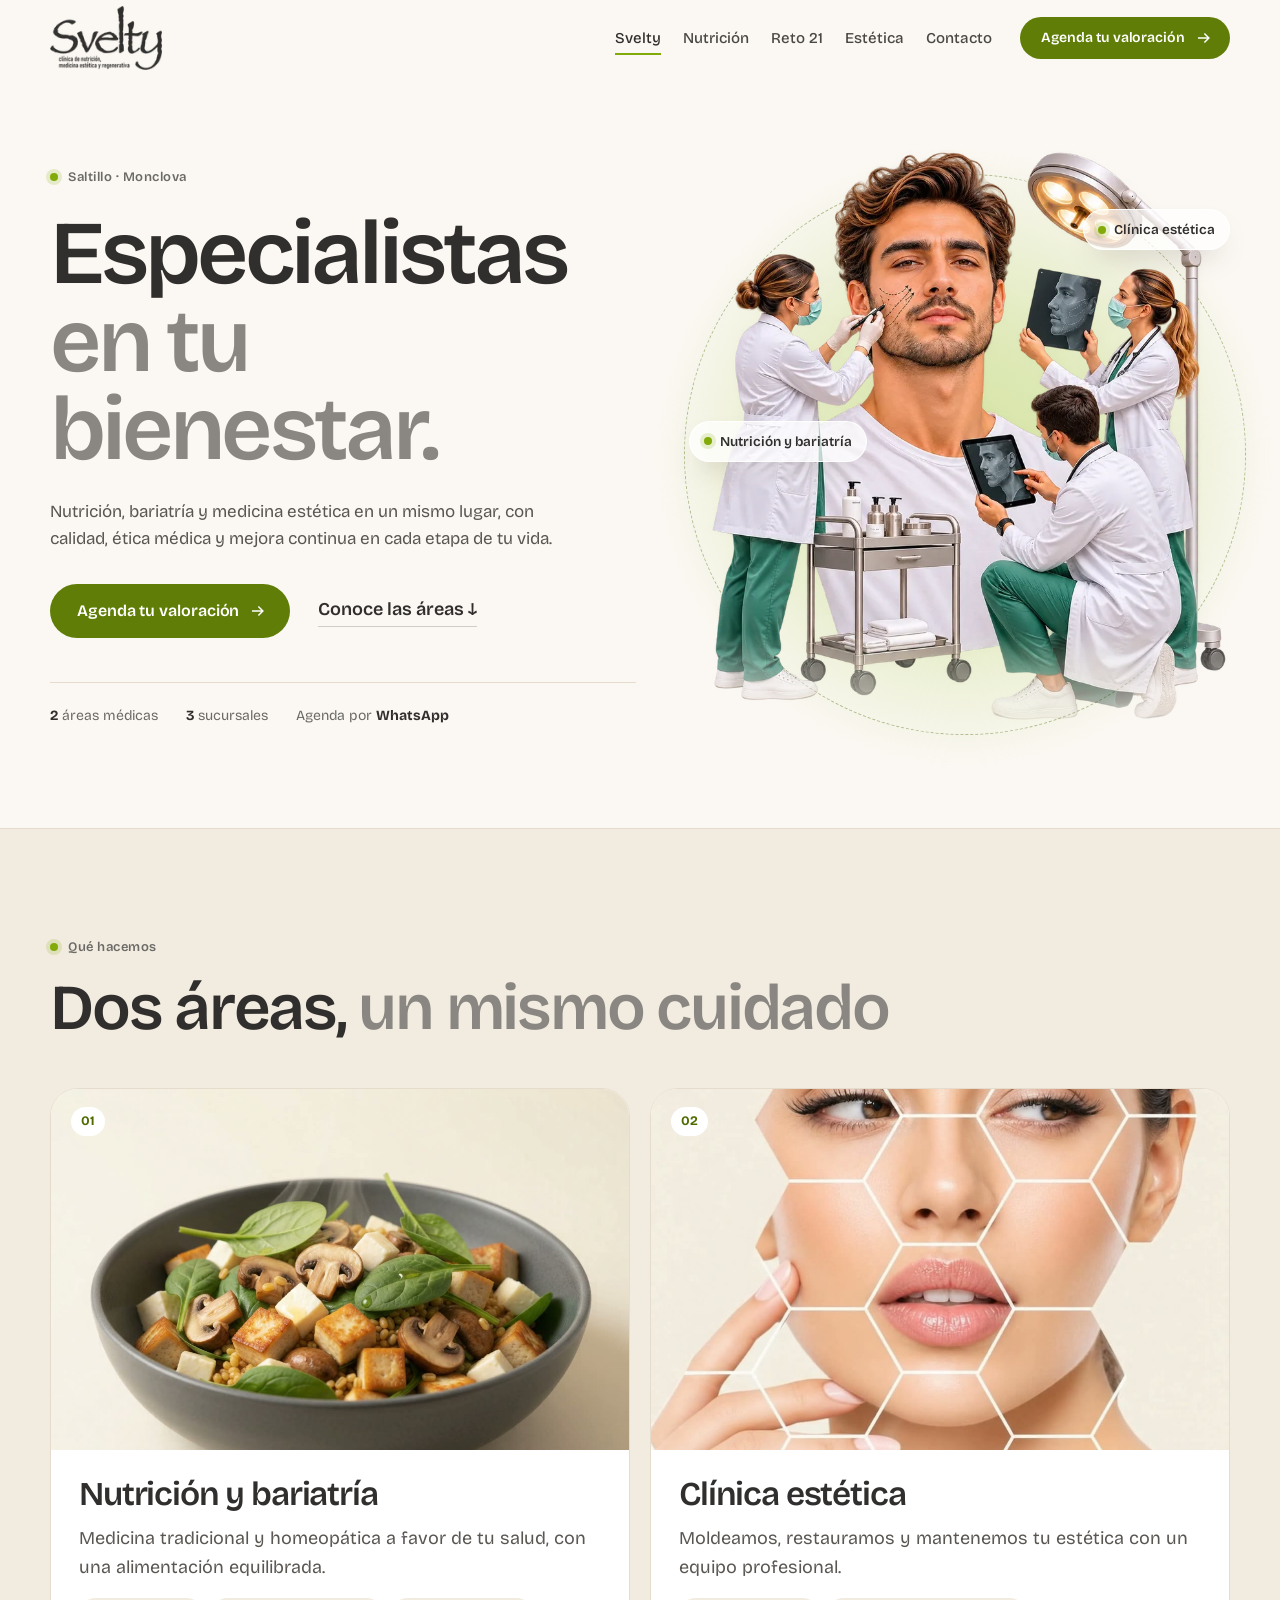
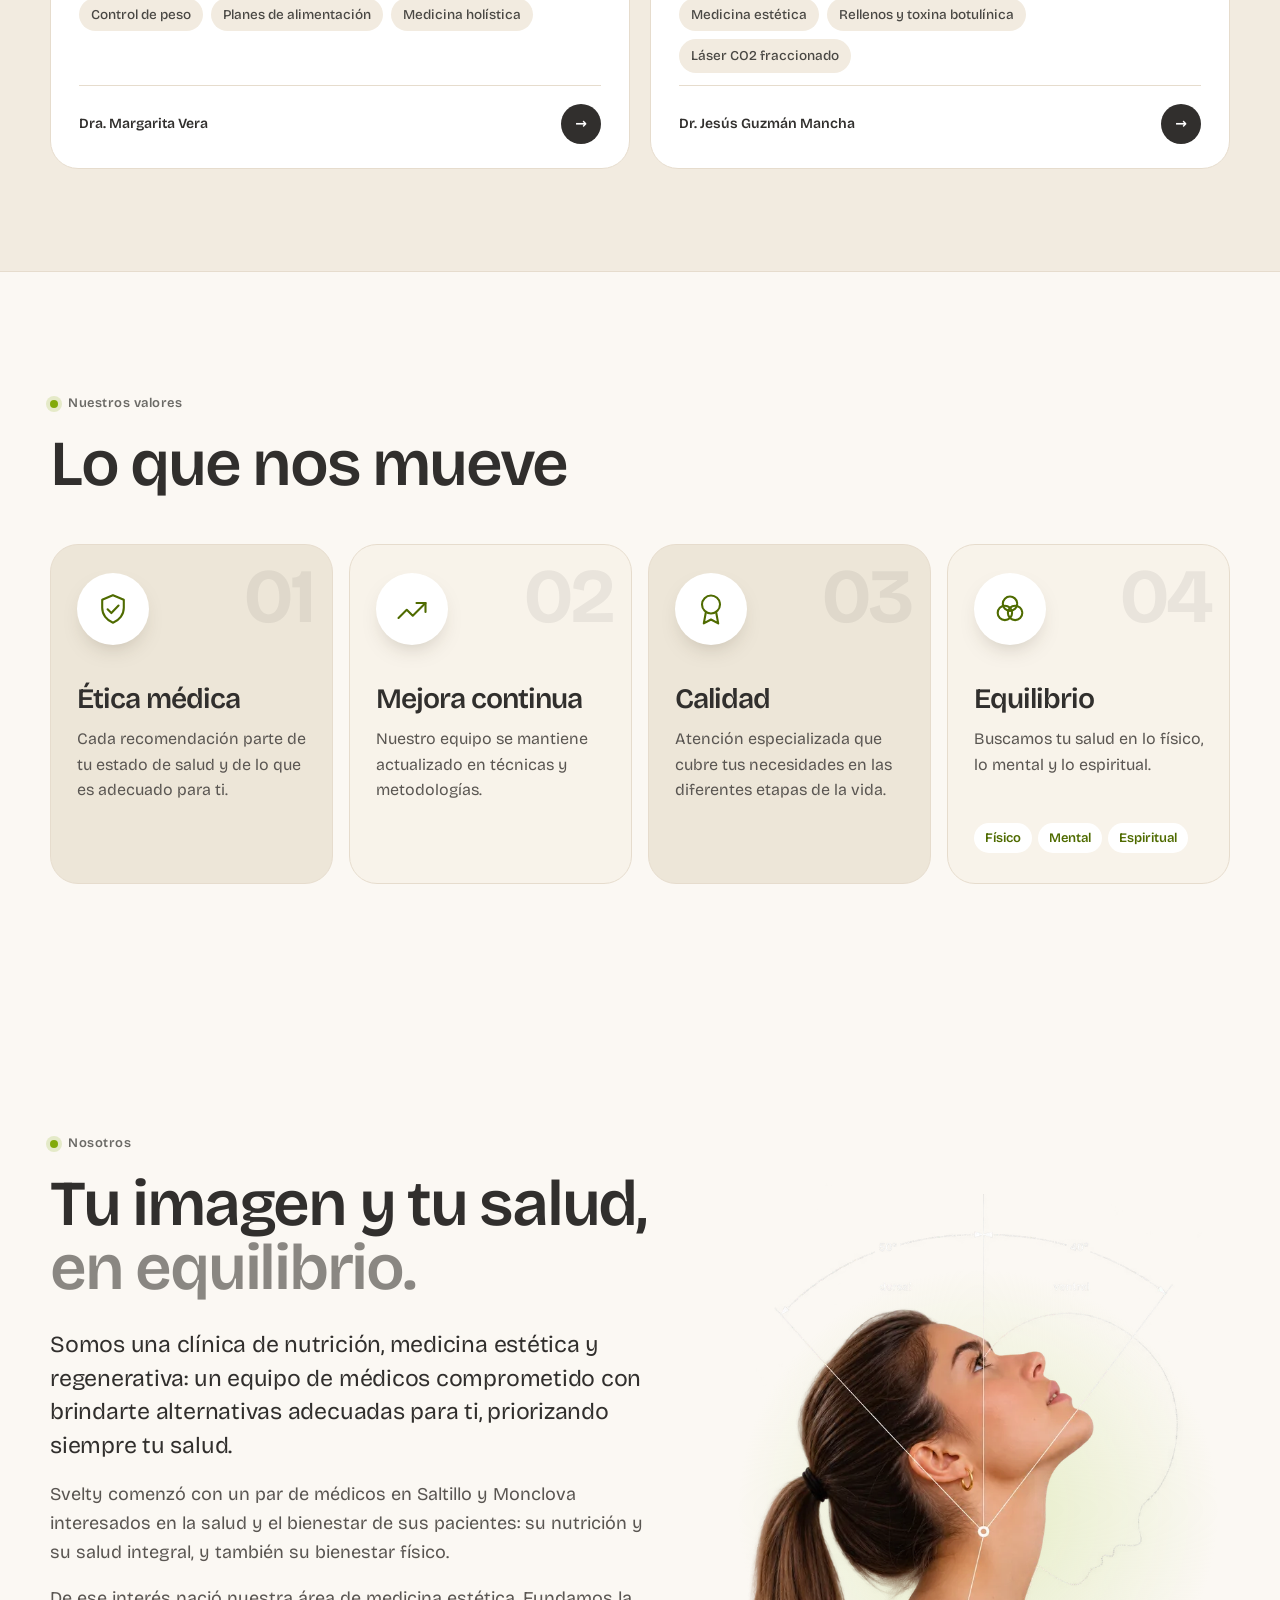
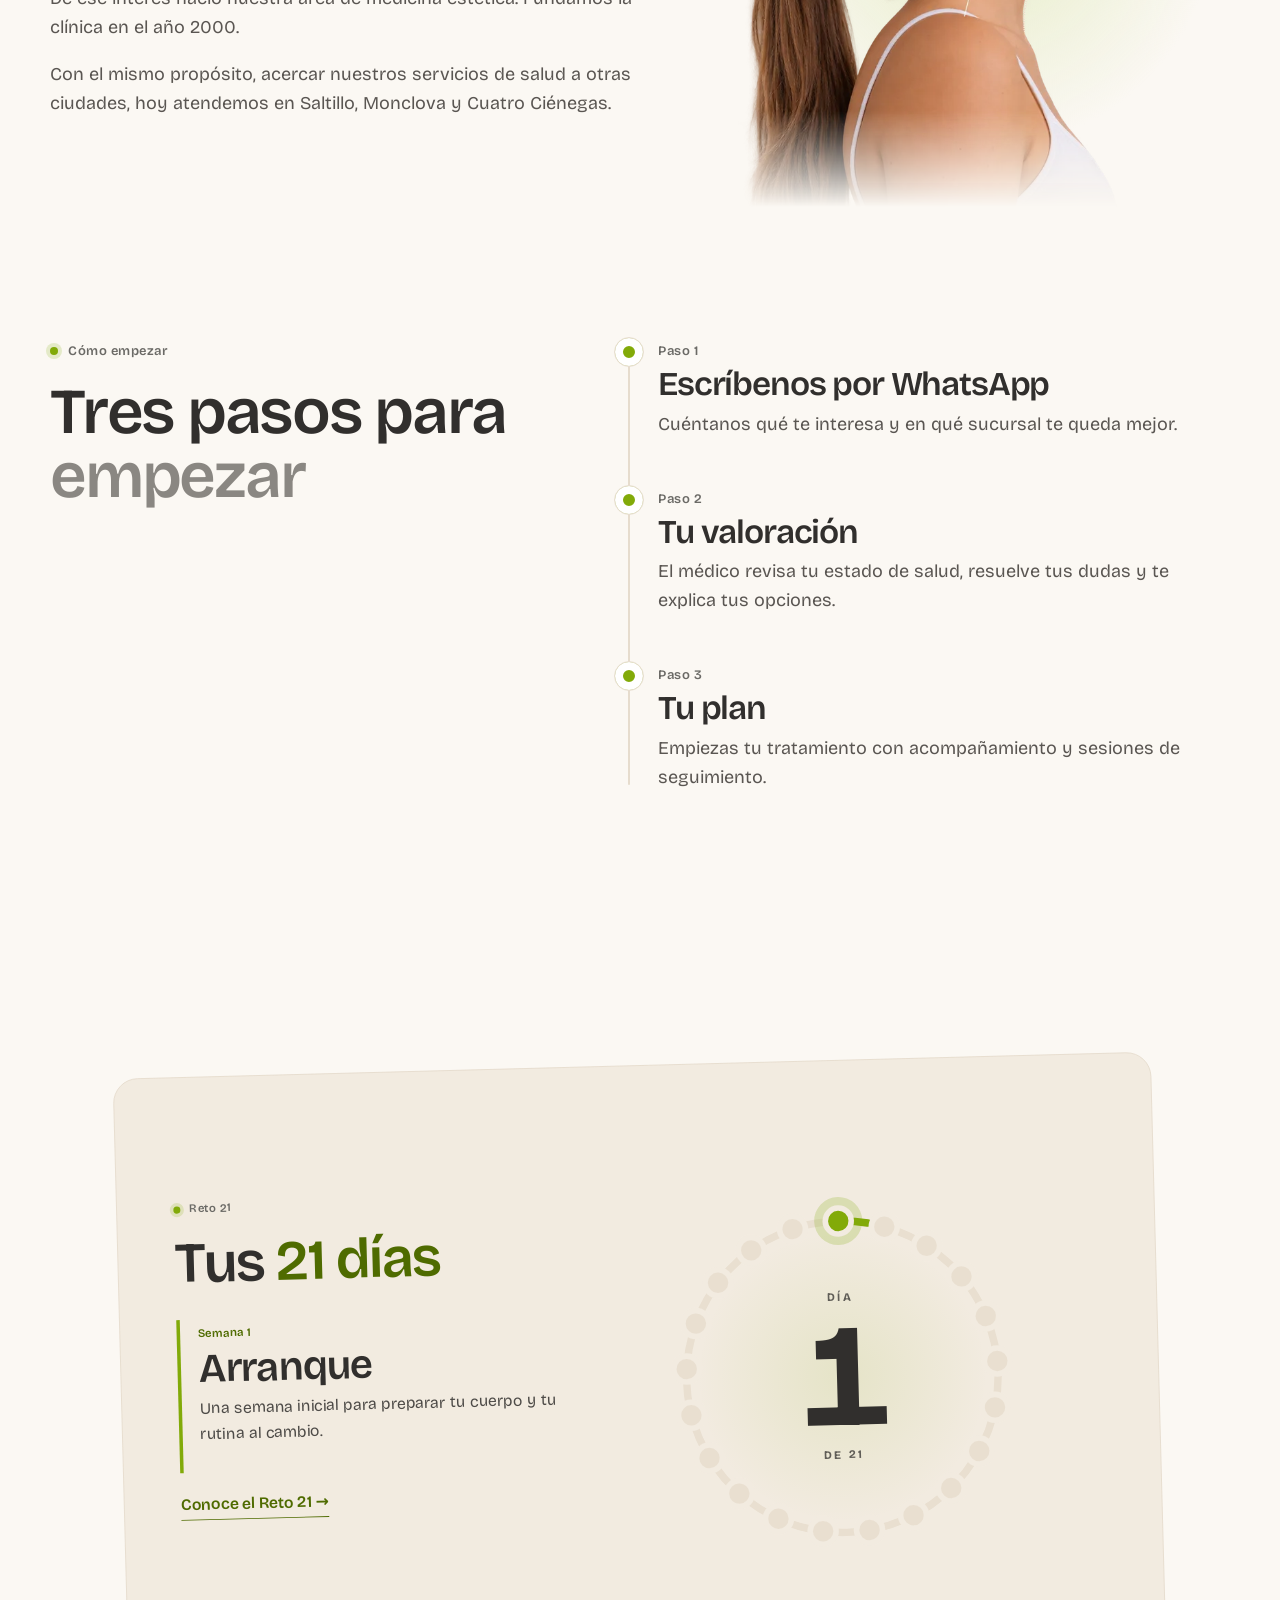
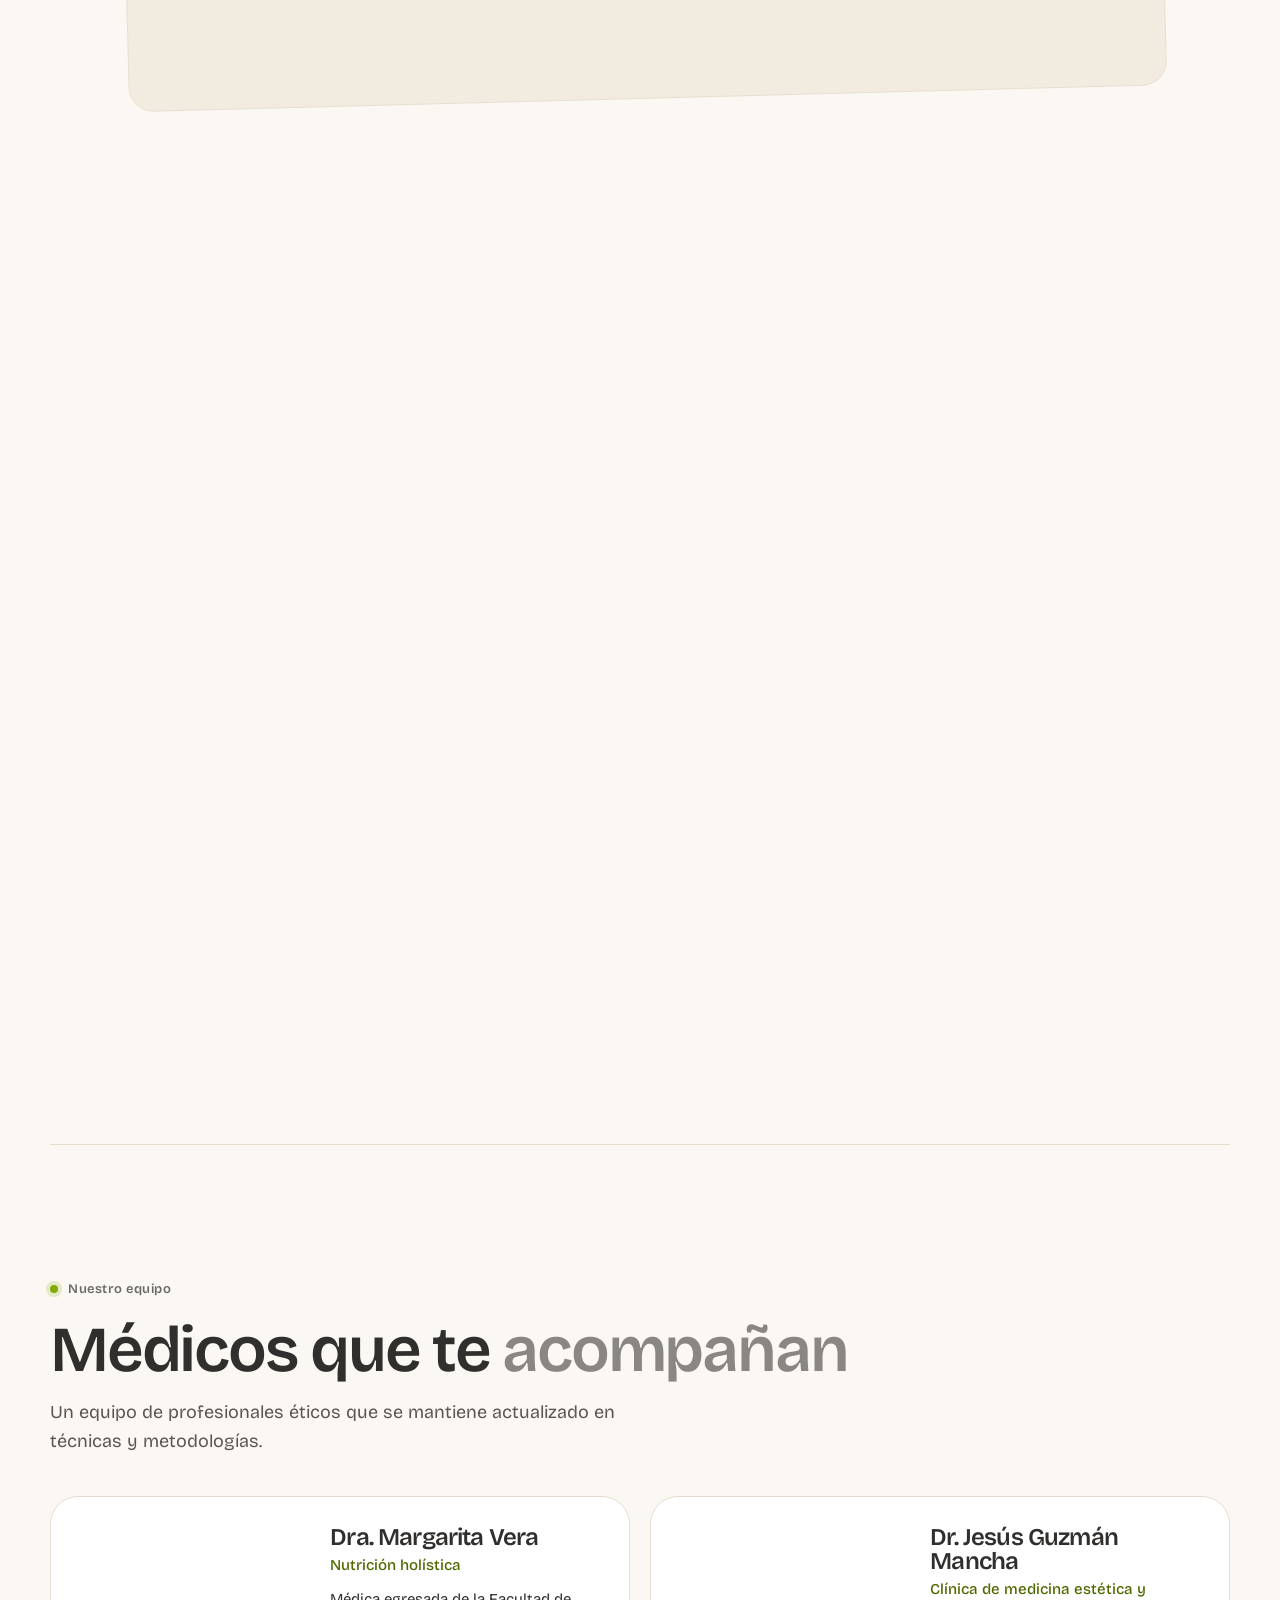
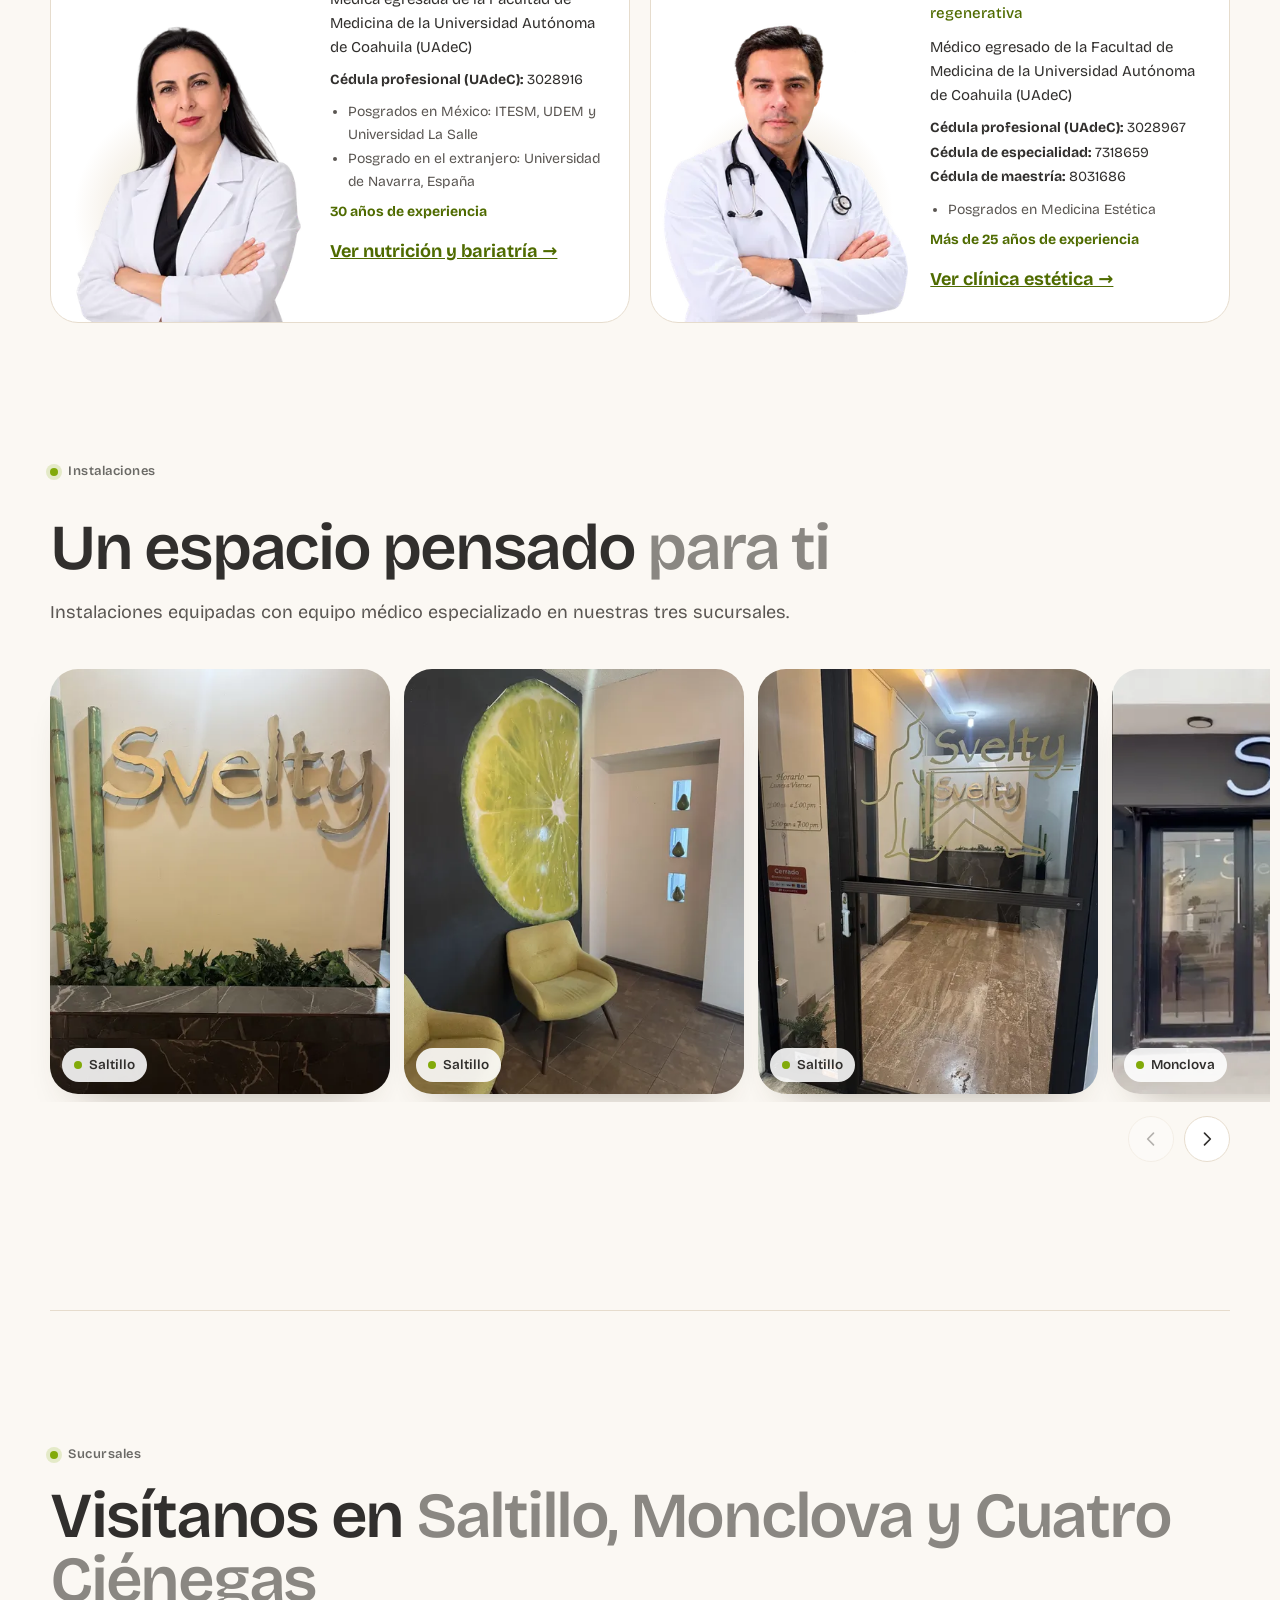
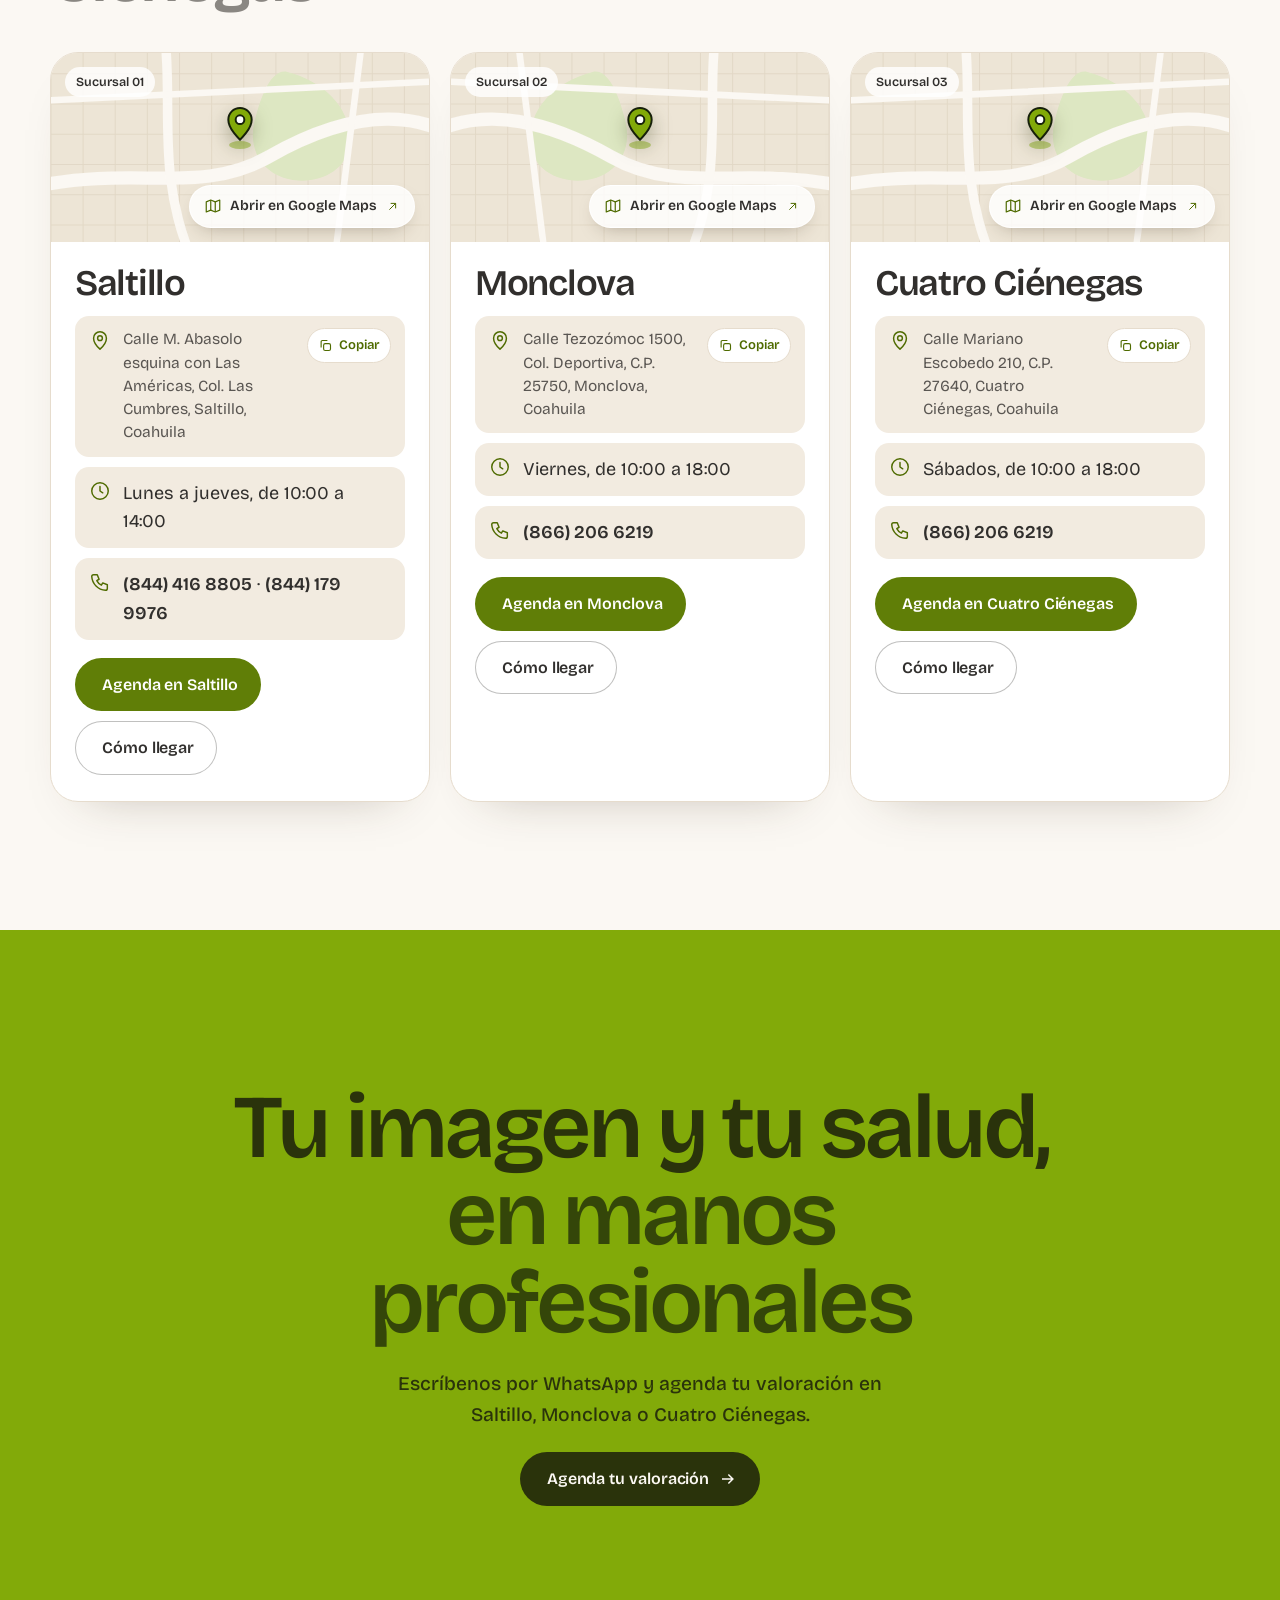
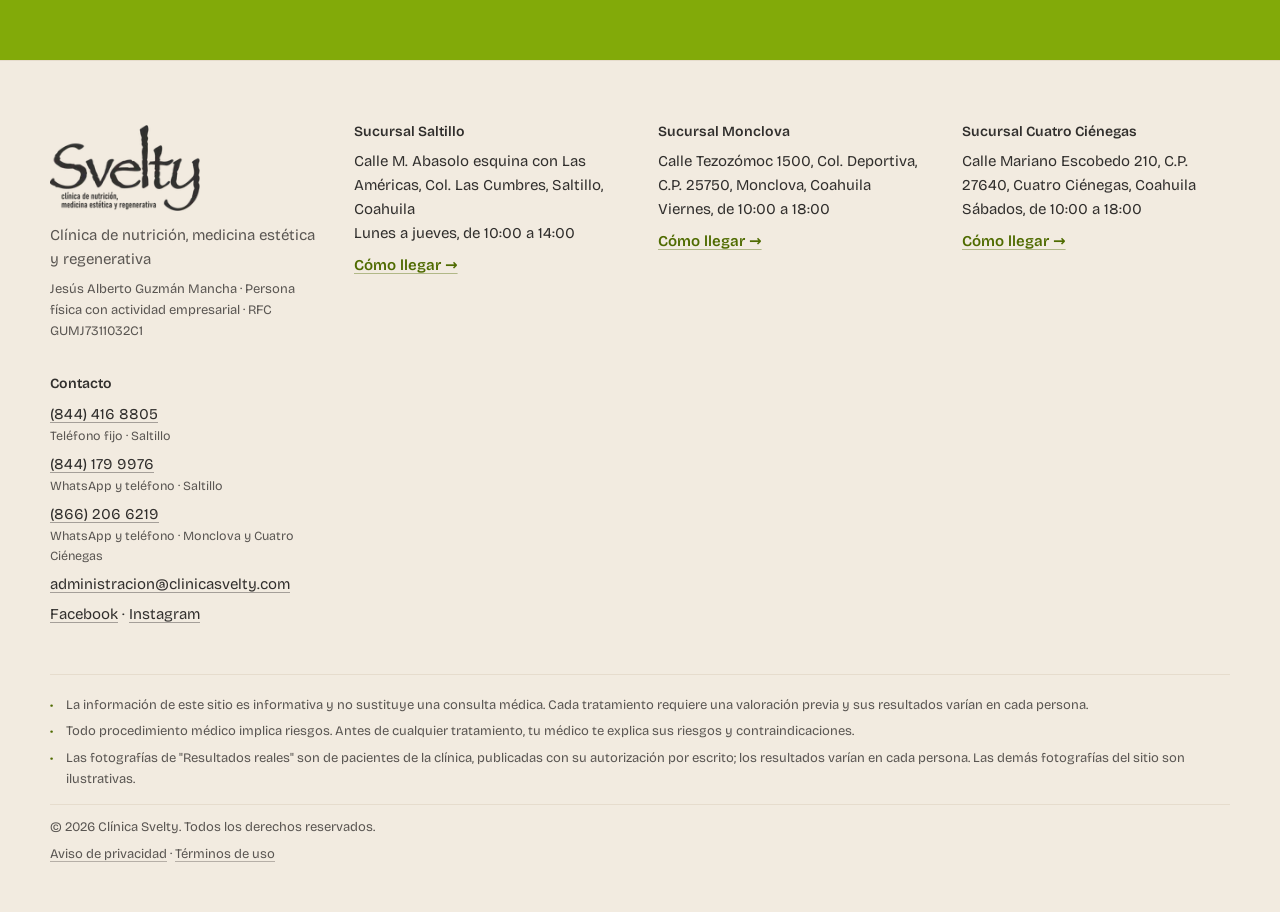
<file: index.html>
<!DOCTYPE html><html lang="es-MX" data-astro-cid-hkbrpulz><head><meta charset="utf-8"><meta name="viewport" content="width=device-width, initial-scale=1, viewport-fit=cover"><title>Clínica Svelty | Nutrición, bariatría y medicina estética en Saltillo, Monclova y Cuatro Ciénegas</title><meta name="description" content="Clínica de nutrición, medicina estética y regenerativa en Saltillo, Monclova y Cuatro Ciénegas: nutrición y bariatría con la Dra. Margarita Vera, medicina estética con el Dr. Jesús Guzmán, Reto 21 y nuestro equipo médico."><link rel="canonical" href="https://clinicasvelty.com/"><meta name="theme-color" content="#FFFFFF"><link rel="icon" href="/favicon.png" type="image/png"><meta property="og:type" content="website"><meta property="og:locale" content="es_MX"><meta property="og:site_name" content="Clínica Svelty"><meta property="og:title" content="Clínica Svelty | Nutrición, bariatría y medicina estética en Saltillo, Monclova y Cuatro Ciénegas"><meta property="og:description" content="Clínica de nutrición, medicina estética y regenerativa en Saltillo, Monclova y Cuatro Ciénegas: nutrición y bariatría con la Dra. Margarita Vera, medicina estética con el Dr. Jesús Guzmán, Reto 21 y nuestro equipo médico."><meta property="og:url" content="https://clinicasvelty.com/"><meta property="og:image" content="https://clinicasvelty.com/og-svelty.jpg"><meta property="og:image:secure_url" content="https://clinicasvelty.com/og-svelty.jpg"><meta property="og:image:type" content="image/jpeg"><meta property="og:image:width" content="1200"><meta property="og:image:height" content="630"><meta property="og:image:alt" content="Clínica Svelty: nutrición, bariatría y medicina estética en Saltillo, Monclova y Cuatro Ciénegas"><meta name="twitter:card" content="summary_large_image"><meta name="twitter:image" content="https://clinicasvelty.com/og-svelty.jpg"><script type="application/ld+json">[{"@context":"https://schema.org","@type":"MedicalClinic","name":"Clínica Svelty","url":"https://clinicasvelty.com/","telephone":"+528441799976","email":"administracion@clinicasvelty.com","sameAs":["https://www.facebook.com/Svelty-350867764945192","https://www.instagram.com/clinicasvelty/"],"department":[{"@type":"MedicalClinic","name":"Clínica Svelty Saltillo","address":{"@type":"PostalAddress","streetAddress":"Calle M. Abasolo esquina con Las Américas, Col. Las Cumbres, Saltillo, Coahuila","addressLocality":"Saltillo","addressRegion":"Coahuila","addressCountry":"MX"},"hasMap":"https://maps.app.goo.gl/13cggZ9k2c9Fe6LT8","telephone":"+528441799976"},{"@type":"MedicalClinic","name":"Clínica Svelty Monclova","address":{"@type":"PostalAddress","streetAddress":"Calle Tezozómoc 1500, Col. Deportiva, C.P. 25750, Monclova, Coahuila","addressLocality":"Monclova","addressRegion":"Coahuila","addressCountry":"MX"},"hasMap":"https://maps.app.goo.gl/36n8ebuC1mjUKLqo8","telephone":"+528662066219","geo":{"@type":"GeoCoordinates","latitude":26.903991,"longitude":-101.446039}},{"@type":"MedicalClinic","name":"Clínica Svelty Cuatro Ciénegas","address":{"@type":"PostalAddress","streetAddress":"Calle Mariano Escobedo 210, C.P. 27640, Cuatro Ciénegas, Coahuila","addressLocality":"Cuatro Ciénegas","addressRegion":"Coahuila","addressCountry":"MX"},"hasMap":"https://www.google.com/maps/search/?api=1&query=Calle%20Mariano%20Escobedo%20210%2C%2027640%20Cuatro%20Ci%C3%A9negas%2C%20Coahuila","telephone":"+528662066219"}]},{"@context":"https://schema.org","@type":"Physician","name":"Dra. Margarita Vera","description":"Médica egresada de la Facultad de Medicina de la Universidad Autónoma de Coahuila (UAdeC). Nutrición y bariatría.","identifier":[{"@type":"PropertyValue","name":"Cédula profesional (UAdeC)","value":"3028916"}],"worksFor":{"@type":"MedicalClinic","name":"Clínica Svelty"},"areaServed":["Saltillo","Monclova","Cuatro Ciénegas"]},{"@context":"https://schema.org","@type":"Physician","name":"Dr. Jesús Guzmán Mancha","description":"Médico egresado de la Facultad de Medicina de la Universidad Autónoma de Coahuila (UAdeC). Clínica estética.","identifier":[{"@type":"PropertyValue","name":"Cédula profesional (UAdeC)","value":"3028967"},{"@type":"PropertyValue","name":"Cédula de especialidad","value":"7318659"},{"@type":"PropertyValue","name":"Cédula de maestría","value":"8031686"}],"worksFor":{"@type":"MedicalClinic","name":"Clínica Svelty"},"areaServed":["Saltillo","Monclova","Cuatro Ciénegas"]}]</script><link rel="stylesheet" href="/recursos/Base.DeBKU0O6.css"><link rel="stylesheet" href="/recursos/index.DcxhLmrI.css"><style>.cierre[data-astro-cid-qreezy6w]{background:var(--verde);color:var(--olivo-2);text-align:center;padding:clamp(90px,12vw,160px) 0;position:relative;overflow:hidden}.cierre-in[data-astro-cid-qreezy6w]{justify-items:center;gap:22px;display:grid;position:relative}.cierre[data-astro-cid-qreezy6w] h2[data-astro-cid-qreezy6w]{letter-spacing:-.045em;max-width:14ch;font-size:clamp(42px,7vw,96px);line-height:.98}.cierre[data-astro-cid-qreezy6w] h2[data-astro-cid-qreezy6w] .it{color:#16200ab8}.cierre[data-astro-cid-qreezy6w] p[data-astro-cid-qreezy6w]{max-width:40ch;font-size:clamp(18px,1.5vw,21px);font-weight:500}.cierre-lema[data-astro-cid-qreezy6w]{margin-top:10px;font-size:clamp(20px,2vw,26px)}.cierre[data-astro-cid-qreezy6w] .btn-oscuro{background:var(--olivo-2);color:var(--crema)}.cierre[data-astro-cid-qreezy6w] .c-a1{opacity:.5;width:180px;position:absolute;bottom:-30px;left:-40px;rotate:20deg}.cierre[data-astro-cid-qreezy6w] .c-a2{opacity:.6;width:110px;position:absolute;top:30px;right:6vw}
</style><link rel="stylesheet" href="/recursos/Sucursales.DcdvPUno.css"><link rel="stylesheet" href="/recursos/reto21.CYEgl1DV.css"></head><body data-astro-cid-hkbrpulz><a class="saltar" href="#contenido" data-astro-cid-hkbrpulz>Saltar al contenido</a><header class="enc" data-encabezado data-astro-cid-ocp5e6q2><div class="enc-in contenedor" data-astro-cid-ocp5e6q2><a class="enc-logo" href="/" aria-label="Clínica Svelty, inicio" data-astro-cid-ocp5e6q2><img src="/recursos/logo-svelty-gris.DXuzaX31_mACIC.webp" alt="Svelty, clínica de nutrición, medicina estética y regenerativa" loading="eager" data-astro-cid-ocp5e6q2="true" decoding="async" width="132" height="76"></a><nav class="enc-nav" aria-label="Principal" id="menu" data-astro-cid-ocp5e6q2><ul data-astro-cid-ocp5e6q2><li data-astro-cid-ocp5e6q2><a href="/" aria-current="page" data-astro-cid-ocp5e6q2>Svelty</a></li><li data-astro-cid-ocp5e6q2><a href="/nutricion/" data-astro-cid-ocp5e6q2>Nutrición</a></li><li data-astro-cid-ocp5e6q2><a href="/reto-21/" data-astro-cid-ocp5e6q2>Reto 21</a></li><li data-astro-cid-ocp5e6q2><a href="/estetica/" data-astro-cid-ocp5e6q2>Estética</a></li><li data-astro-cid-ocp5e6q2><a href="/contacto/" data-astro-cid-ocp5e6q2>Contacto</a></li></ul><a class="btn btn-principal enc-cta" href="https://wa.me/528441799976?text=Hola%2C%20vengo%20del%20sitio%20web%20y%20me%20interesa%20*una%20valoraci%C3%B3n*." data-agenda="una valoración" target="_blank" rel="noopener">Agenda tu valoración<svg width="18" height="18" viewBox="0 0 24 24" aria-hidden="true"><path fill="currentColor" d="M13.2 5.3 19.9 12l-6.7 6.7-1.4-1.4 4.3-4.3H4v-2h12.1l-4.3-4.3z"></path></svg></a></nav><button class="enc-menu" aria-expanded="false" aria-controls="menu" data-menu data-astro-cid-ocp5e6q2><span class="sr-only" data-astro-cid-ocp5e6q2>Abrir menú</span><span data-astro-cid-ocp5e6q2></span><span data-astro-cid-ocp5e6q2></span></button></div></header><main id="contenido" data-astro-cid-hkbrpulz><section class="pi" data-astro-cid-gqdzm3wz><div class="contenedor pi-in" data-astro-cid-gqdzm3wz><div class="pi-txt" data-astro-cid-gqdzm3wz><p class="etiqueta" data-aparece="ya" data-astro-cid-gqdzm3wz>Saltillo · Monclova</p><h1 data-palabras="ya" data-astro-cid-gqdzm3wz>Especialistas <span class="it" data-astro-cid-gqdzm3wz>en tu bienestar.</span></h1><p class="pi-p" data-aparece="ya" data-astro-cid-gqdzm3wz>Nutrición, bariatría y medicina estética en un mismo lugar, con calidad, ética médica y mejora continua en cada etapa de tu vida.</p><div class="pi-cta" data-aparece="ya" data-astro-cid-gqdzm3wz><a class="btn btn-principal " href="https://wa.me/528441799976?text=Hola%2C%20vengo%20del%20sitio%20web%20y%20me%20interesa%20*una%20valoraci%C3%B3n*." data-agenda="una valoración" target="_blank" rel="noopener">Agenda tu valoración<svg width="18" height="18" viewBox="0 0 24 24" aria-hidden="true"><path fill="currentColor" d="M13.2 5.3 19.9 12l-6.7 6.7-1.4-1.4 4.3-4.3H4v-2h12.1l-4.3-4.3z"></path></svg></a><a class="pi-link" href="#areas" data-astro-cid-gqdzm3wz>Conoce las áreas <span aria-hidden="true" data-astro-cid-gqdzm3wz>↓</span></a></div><ul class="pi-datos" data-aparece="ya" data-astro-cid-gqdzm3wz><li data-astro-cid-gqdzm3wz><b data-astro-cid-gqdzm3wz>2</b> áreas médicas</li><li data-astro-cid-gqdzm3wz><b data-astro-cid-gqdzm3wz>3</b> sucursales</li><li data-astro-cid-gqdzm3wz>Agenda por <b data-astro-cid-gqdzm3wz>WhatsApp</b></li></ul></div><div class="pi-foto" data-astro-cid-gqdzm3wz><div class="pi-escena" data-astro-cid-gqdzm3wz><span class="pi-luz" aria-hidden="true" data-astro-cid-gqdzm3wz></span><span class="pi-aro" aria-hidden="true" data-astro-cid-gqdzm3wz></span><img src="/recursos/portada-inicio-sin-fondo.5AHMaojY_Z2g2bDO.webp" srcset="/recursos/portada-inicio-sin-fondo.5AHMaojY_Zu39cB.webp 520w, /recursos/portada-inicio-sin-fondo.5AHMaojY_Z2f0S20.webp 820w, /recursos/portada-inicio-sin-fondo.5AHMaojY_ZCrou9.webp 1190w" alt="Ilustración de un equipo médico planeando un tratamiento facial" sizes="(max-width: 860px) 92vw, 600px" loading="eager" fetchpriority="high" data-astro-cid-gqdzm3wz="true" decoding="async" width="1191" height="1321" class="pi-img"><span class="pi-chip pi-chip-1" aria-hidden="true" data-astro-cid-gqdzm3wz><i data-astro-cid-gqdzm3wz></i>Nutrición y bariatría</span><span class="pi-chip pi-chip-2" aria-hidden="true" data-astro-cid-gqdzm3wz><i data-astro-cid-gqdzm3wz></i>Clínica estética</span></div></div></div></section><section class="ai" id="areas" data-astro-cid-hwo752hv><div class="contenedor" data-astro-cid-hwo752hv><p class="etiqueta">Qué hacemos</p><h2 class="titulo-seccion " data-palabras>Dos áreas, <span class="it">un mismo cuidado</span></h2><div class="ai-g" data-astro-cid-hwo752hv><a class="ai-area" href="/nutricion/" data-aparece data-astro-cid-hwo752hv><div class="ai-foto" data-astro-cid-hwo752hv><video class="ai-video" src="/video/header-nutricion.mp4" poster="/video/header-nutricion-poster.jpg" autoplay muted loop playsinline preload="metadata" aria-hidden="true" data-ai-video data-astro-cid-hwo752hv></video><span class="ai-num" data-astro-cid-hwo752hv>01</span></div><div class="ai-txt" data-astro-cid-hwo752hv><h3 data-astro-cid-hwo752hv>Nutrición y bariatría</h3><p data-astro-cid-hwo752hv>Medicina tradicional y homeopática a favor de tu salud, con una alimentación equilibrada.</p><ul data-astro-cid-hwo752hv><li data-astro-cid-hwo752hv>Control de peso</li><li data-astro-cid-hwo752hv>Planes de alimentación</li><li data-astro-cid-hwo752hv>Medicina holística</li></ul><span class="ai-pie" data-astro-cid-hwo752hv><span data-astro-cid-hwo752hv>Dra. Margarita Vera</span><span class="ai-flecha" aria-hidden="true" data-astro-cid-hwo752hv>→</span></span></div></a><a class="ai-area" href="/estetica/" data-aparece data-astro-cid-hwo752hv><div class="ai-foto" data-astro-cid-hwo752hv><video class="ai-video" src="/video/header-estetica.mp4" poster="/video/header-estetica-poster.jpg" autoplay muted loop playsinline preload="metadata" aria-hidden="true" data-ai-video data-astro-cid-hwo752hv></video><span class="ai-num" data-astro-cid-hwo752hv>02</span></div><div class="ai-txt" data-astro-cid-hwo752hv><h3 data-astro-cid-hwo752hv>Clínica estética</h3><p data-astro-cid-hwo752hv>Moldeamos, restauramos y mantenemos tu estética con un equipo profesional.</p><ul data-astro-cid-hwo752hv><li data-astro-cid-hwo752hv>Medicina estética</li><li data-astro-cid-hwo752hv>Rellenos y toxina botulínica</li><li data-astro-cid-hwo752hv>Láser CO2 fraccionado</li></ul><span class="ai-pie" data-astro-cid-hwo752hv><span data-astro-cid-hwo752hv>Dr. Jesús Guzmán Mancha</span><span class="ai-flecha" aria-hidden="true" data-astro-cid-hwo752hv>→</span></span></div></a></div></div></section><script type="module">window.matchMedia(`(prefers-reduced-motion: reduce)`).matches&&document.querySelectorAll(`[data-ai-video]`).forEach(e=>{e.removeAttribute(`autoplay`),e.pause()});</script><section class="vl" data-astro-cid-2ttnchrc><div class="contenedor" data-astro-cid-2ttnchrc><div class="vl-cab" data-astro-cid-2ttnchrc><p class="etiqueta" data-astro-cid-2ttnchrc>Nuestros valores</p><h2 class="titulo-seccion" data-palabras data-astro-cid-2ttnchrc>Lo que nos mueve</h2></div><ol class="vl-g" data-valores data-astro-cid-2ttnchrc><li class="vl-card vl-0" style="--i:0" data-astro-cid-2ttnchrc><span class="vl-num" aria-hidden="true" data-astro-cid-2ttnchrc>01</span><span class="vl-ico" aria-hidden="true" data-astro-cid-2ttnchrc><svg viewBox="0 0 24 24" data-astro-cid-2ttnchrc><path pathLength="100" d="M12 2.8l7.2 3v5.4c0 4.6-3 8.4-7.2 10-4.2-1.6-7.2-5.4-7.2-10V5.8z" data-astro-cid-2ttnchrc></path><path pathLength="100" d="M8.4 12.2l2.5 2.5 4.8-5" data-astro-cid-2ttnchrc></path></svg></span><h3 data-astro-cid-2ttnchrc>Ética médica</h3><p data-astro-cid-2ttnchrc>Cada recomendación parte de tu estado de salud y de lo que es adecuado para ti.</p></li><li class="vl-card vl-1" style="--i:1" data-astro-cid-2ttnchrc><span class="vl-num" aria-hidden="true" data-astro-cid-2ttnchrc>02</span><span class="vl-ico" aria-hidden="true" data-astro-cid-2ttnchrc><svg viewBox="0 0 24 24" data-astro-cid-2ttnchrc><path pathLength="100" d="M3 18l5.5-5.5 4 4L21 8" data-astro-cid-2ttnchrc></path><path pathLength="100" d="M15 8h6v6" data-astro-cid-2ttnchrc></path></svg></span><h3 data-astro-cid-2ttnchrc>Mejora continua</h3><p data-astro-cid-2ttnchrc>Nuestro equipo se mantiene actualizado en técnicas y metodologías.</p></li><li class="vl-card vl-2" style="--i:2" data-astro-cid-2ttnchrc><span class="vl-num" aria-hidden="true" data-astro-cid-2ttnchrc>03</span><span class="vl-ico" aria-hidden="true" data-astro-cid-2ttnchrc><svg viewBox="0 0 24 24" data-astro-cid-2ttnchrc><circle pathLength="100" cx="12" cy="9" r="6" data-astro-cid-2ttnchrc></circle><path pathLength="100" d="M8.6 14l-1.4 7.6L12 19l4.8 2.6-1.4-7.6" data-astro-cid-2ttnchrc></path></svg></span><h3 data-astro-cid-2ttnchrc>Calidad</h3><p data-astro-cid-2ttnchrc>Atención especializada que cubre tus necesidades en las diferentes etapas de la vida.</p></li><li class="vl-card vl-3" style="--i:3" data-astro-cid-2ttnchrc><span class="vl-num" aria-hidden="true" data-astro-cid-2ttnchrc>04</span><span class="vl-ico" aria-hidden="true" data-astro-cid-2ttnchrc><svg viewBox="0 0 24 24" data-astro-cid-2ttnchrc><circle pathLength="100" cx="12" cy="8.5" r="4.8" data-astro-cid-2ttnchrc></circle><circle pathLength="100" cx="8.6" cy="14.6" r="4.8" data-astro-cid-2ttnchrc></circle><circle pathLength="100" cx="15.4" cy="14.6" r="4.8" data-astro-cid-2ttnchrc></circle></svg></span><h3 data-astro-cid-2ttnchrc>Equilibrio</h3><p data-astro-cid-2ttnchrc>Buscamos tu salud en lo físico, lo mental y lo espiritual.</p><ul class="vl-puntos" data-astro-cid-2ttnchrc><li data-astro-cid-2ttnchrc>Físico</li><li data-astro-cid-2ttnchrc>Mental</li><li data-astro-cid-2ttnchrc>Espiritual</li></ul></li></ol></div></section><script type="module">var e=document.querySelector(`[data-valores]`),t=window.matchMedia(`(prefers-reduced-motion: reduce)`).matches;if(e&&!t&&`IntersectionObserver`in window){e.classList.add(`listo`);let t=new IntersectionObserver(([n])=>{n.isIntersecting&&(e.classList.add(`visto`),t.disconnect())},{threshold:.25});t.observe(e),setTimeout(()=>e.classList.add(`visto`),6e3)}</script><section class="contenedor seccion somos" id="nosotros" data-astro-cid-lcdefpme><div class="somos-col" data-astro-cid-lcdefpme><div class="somos-cab" data-astro-cid-lcdefpme><p class="etiqueta">Nosotros</p><h2 class="titulo-seccion " data-palabras>Tu imagen y tu salud, <span class="it">en equilibrio.</span></h2></div><div class="somos-txt" data-astro-cid-lcdefpme><p class="somos-p somos-lead" data-aparece data-astro-cid-lcdefpme>Somos una clínica de nutrición, medicina estética y regenerativa: un equipo de médicos comprometido con brindarte alternativas adecuadas para ti, priorizando siempre tu salud.</p><p class="somos-p" data-aparece data-astro-cid-lcdefpme>Svelty comenzó con un par de médicos en Saltillo y Monclova interesados en la salud y el bienestar de sus pacientes: su nutrición y su salud integral, y también su bienestar físico.</p><p class="somos-p" data-aparece data-astro-cid-lcdefpme>De ese interés nació nuestra área de medicina estética. Fundamos la clínica en el año 2000.</p><p class="somos-p" data-aparece data-astro-cid-lcdefpme>Con el mismo propósito, acercar nuestros servicios de salud a otras ciudades, hoy atendemos en Saltillo, Monclova y Cuatro Ciénegas.</p></div></div><div class="somos-foto" aria-hidden="true" data-astro-cid-lcdefpme><span class="somos-luz" data-astro-cid-lcdefpme></span><img src="/recursos/nosotros-perfil.D0bBqEUN_1vTj8q.webp" srcset="/recursos/nosotros-perfil.D0bBqEUN_E4bE8.webp 420w, /recursos/nosotros-perfil.D0bBqEUN_8IpwM.webp 700w, /recursos/nosotros-perfil.D0bBqEUN_1P9shh.webp 1000w" alt sizes="(max-width: 860px) 80vw, 480px" data-astro-cid-lcdefpme="true" loading="lazy" decoding="async" width="1087" height="1447"></div></section><section class="contenedor seccion proceso" data-astro-cid-lcdefpme><div class="pr-cab" data-astro-cid-lcdefpme><p class="etiqueta">Cómo empezar</p><h2 class="titulo-seccion " data-palabras>Tres pasos para <span class="it">empezar</span></h2></div><ol class="linea" data-linea data-astro-cid-ihkqewuk><span class="linea-riel" aria-hidden="true" data-astro-cid-ihkqewuk><i data-linea-avance data-astro-cid-ihkqewuk></i></span><li class="paso" data-aparece data-astro-cid-ihkqewuk><span class="paso-punto" aria-hidden="true" data-astro-cid-ihkqewuk></span><span class="paso-et" data-astro-cid-ihkqewuk>Paso 1</span><h3 data-astro-cid-ihkqewuk>Escríbenos por WhatsApp</h3><p data-astro-cid-ihkqewuk>Cuéntanos qué te interesa y en qué sucursal te queda mejor.</p></li><li class="paso" data-aparece data-astro-cid-ihkqewuk><span class="paso-punto" aria-hidden="true" data-astro-cid-ihkqewuk></span><span class="paso-et" data-astro-cid-ihkqewuk>Paso 2</span><h3 data-astro-cid-ihkqewuk>Tu valoración</h3><p data-astro-cid-ihkqewuk>El médico revisa tu estado de salud, resuelve tus dudas y te explica tus opciones.</p></li><li class="paso" data-aparece data-astro-cid-ihkqewuk><span class="paso-punto" aria-hidden="true" data-astro-cid-ihkqewuk></span><span class="paso-et" data-astro-cid-ihkqewuk>Paso 3</span><h3 data-astro-cid-ihkqewuk>Tu plan</h3><p data-astro-cid-ihkqewuk>Empiezas tu tratamiento con acompañamiento y sesiones de seguimiento.</p></li></ol></section><section class="dias" data-dias data-astro-cid-ncxyrcqy><div class="contenedor" data-astro-cid-ncxyrcqy><div class="dias-escena" data-astro-cid-ncxyrcqy><div class="dias-txt" data-astro-cid-ncxyrcqy><p class="etiqueta">Reto 21</p><h2 class="titulo-seccion " data-palabras>Tus <span class="it">21 días</span></h2><ol class="dias-etapas" data-astro-cid-ncxyrcqy><li class="dias-etapa" data-etapa="1-7" data-astro-cid-ncxyrcqy><span class="dias-et" data-astro-cid-ncxyrcqy>Semana 1</span><h3 data-astro-cid-ncxyrcqy>Arranque</h3><p data-astro-cid-ncxyrcqy>Una semana inicial para preparar tu cuerpo y tu rutina al cambio.</p></li><li class="dias-etapa" data-etapa="8-21" data-astro-cid-ncxyrcqy><span class="dias-et" data-astro-cid-ncxyrcqy>Días 8 al 21</span><h3 data-astro-cid-ncxyrcqy>Menús semanales</h3><p data-astro-cid-ncxyrcqy>14 días de menús con 3 comidas al día, acompañados de hidratación adecuada y ejercicio físico.</p></li></ol><a class="dias-ir" href="/reto-21/" data-astro-cid-ncxyrcqy>Conoce el Reto 21 <span aria-hidden="true" data-astro-cid-ncxyrcqy>→</span></a><div class="dias-cta" data-astro-cid-ncxyrcqy><a class="btn btn-principal " href="https://wa.me/528441799976?text=Hola%2C%20vengo%20del%20sitio%20web%20y%20me%20interesa%20*el%20Reto%2021*." data-agenda="el Reto 21" target="_blank" rel="noopener">Agenda tu valoración<svg width="18" height="18" viewBox="0 0 24 24" aria-hidden="true"><path fill="currentColor" d="M13.2 5.3 19.9 12l-6.7 6.7-1.4-1.4 4.3-4.3H4v-2h12.1l-4.3-4.3z"></path></svg></a></div></div><div class="dias-aro" aria-hidden="true" data-astro-cid-ncxyrcqy><span class="aro-luz" data-dias-luz data-astro-cid-ncxyrcqy></span><svg viewBox="0 0 280 280" data-astro-cid-ncxyrcqy><circle class="aro-riel" cx="140" cy="140" r="84" data-astro-cid-ncxyrcqy></circle><circle class="aro-avance" cx="140" cy="140" r="84" pathLength="1" transform="rotate(-90 140 140)" data-dias-arco data-astro-cid-ncxyrcqy></circle><g class="aro-punto" data-dia data-astro-cid-ncxyrcqy><circle class="aro-halo" cx="140" cy="56" r="13" data-astro-cid-ncxyrcqy></circle><circle class="aro-bolita" cx="140" cy="56" r="7" data-astro-cid-ncxyrcqy></circle></g><g class="aro-punto" data-dia data-astro-cid-ncxyrcqy><circle class="aro-halo" cx="164.76" cy="59.73" r="13" data-astro-cid-ncxyrcqy></circle><circle class="aro-bolita" cx="164.76" cy="59.73" r="7" data-astro-cid-ncxyrcqy></circle></g><g class="aro-punto" data-dia data-astro-cid-ncxyrcqy><circle class="aro-halo" cx="187.32" cy="70.6" r="13" data-astro-cid-ncxyrcqy></circle><circle class="aro-bolita" cx="187.32" cy="70.6" r="7" data-astro-cid-ncxyrcqy></circle></g><g class="aro-punto" data-dia data-astro-cid-ncxyrcqy><circle class="aro-halo" cx="205.67" cy="87.63" r="13" data-astro-cid-ncxyrcqy></circle><circle class="aro-bolita" cx="205.67" cy="87.63" r="7" data-astro-cid-ncxyrcqy></circle></g><g class="aro-punto" data-dia data-astro-cid-ncxyrcqy><circle class="aro-halo" cx="218.19" cy="109.31" r="13" data-astro-cid-ncxyrcqy></circle><circle class="aro-bolita" cx="218.19" cy="109.31" r="7" data-astro-cid-ncxyrcqy></circle></g><g class="aro-punto" data-dia data-astro-cid-ncxyrcqy><circle class="aro-halo" cx="223.77" cy="133.72" r="13" data-astro-cid-ncxyrcqy></circle><circle class="aro-bolita" cx="223.77" cy="133.72" r="7" data-astro-cid-ncxyrcqy></circle></g><g class="aro-punto" data-dia data-astro-cid-ncxyrcqy><circle class="aro-halo" cx="221.89" cy="158.69" r="13" data-astro-cid-ncxyrcqy></circle><circle class="aro-bolita" cx="221.89" cy="158.69" r="7" data-astro-cid-ncxyrcqy></circle></g><g class="aro-punto" data-dia data-astro-cid-ncxyrcqy><circle class="aro-halo" cx="212.75" cy="182" r="13" data-astro-cid-ncxyrcqy></circle><circle class="aro-bolita" cx="212.75" cy="182" r="7" data-astro-cid-ncxyrcqy></circle></g><g class="aro-punto" data-dia data-astro-cid-ncxyrcqy><circle class="aro-halo" cx="197.13" cy="201.58" r="13" data-astro-cid-ncxyrcqy></circle><circle class="aro-bolita" cx="197.13" cy="201.58" r="7" data-astro-cid-ncxyrcqy></circle></g><g class="aro-punto" data-dia data-astro-cid-ncxyrcqy><circle class="aro-halo" cx="176.45" cy="215.68" r="13" data-astro-cid-ncxyrcqy></circle><circle class="aro-bolita" cx="176.45" cy="215.68" r="7" data-astro-cid-ncxyrcqy></circle></g><g class="aro-punto" data-dia data-astro-cid-ncxyrcqy><circle class="aro-halo" cx="152.52" cy="223.06" r="13" data-astro-cid-ncxyrcqy></circle><circle class="aro-bolita" cx="152.52" cy="223.06" r="7" data-astro-cid-ncxyrcqy></circle></g><g class="aro-punto" data-dia data-astro-cid-ncxyrcqy><circle class="aro-halo" cx="127.48" cy="223.06" r="13" data-astro-cid-ncxyrcqy></circle><circle class="aro-bolita" cx="127.48" cy="223.06" r="7" data-astro-cid-ncxyrcqy></circle></g><g class="aro-punto" data-dia data-astro-cid-ncxyrcqy><circle class="aro-halo" cx="103.55" cy="215.68" r="13" data-astro-cid-ncxyrcqy></circle><circle class="aro-bolita" cx="103.55" cy="215.68" r="7" data-astro-cid-ncxyrcqy></circle></g><g class="aro-punto" data-dia data-astro-cid-ncxyrcqy><circle class="aro-halo" cx="82.87" cy="201.58" r="13" data-astro-cid-ncxyrcqy></circle><circle class="aro-bolita" cx="82.87" cy="201.58" r="7" data-astro-cid-ncxyrcqy></circle></g><g class="aro-punto" data-dia data-astro-cid-ncxyrcqy><circle class="aro-halo" cx="67.25" cy="182" r="13" data-astro-cid-ncxyrcqy></circle><circle class="aro-bolita" cx="67.25" cy="182" r="7" data-astro-cid-ncxyrcqy></circle></g><g class="aro-punto" data-dia data-astro-cid-ncxyrcqy><circle class="aro-halo" cx="58.11" cy="158.69" r="13" data-astro-cid-ncxyrcqy></circle><circle class="aro-bolita" cx="58.11" cy="158.69" r="7" data-astro-cid-ncxyrcqy></circle></g><g class="aro-punto" data-dia data-astro-cid-ncxyrcqy><circle class="aro-halo" cx="56.23" cy="133.72" r="13" data-astro-cid-ncxyrcqy></circle><circle class="aro-bolita" cx="56.23" cy="133.72" r="7" data-astro-cid-ncxyrcqy></circle></g><g class="aro-punto" data-dia data-astro-cid-ncxyrcqy><circle class="aro-halo" cx="61.81" cy="109.31" r="13" data-astro-cid-ncxyrcqy></circle><circle class="aro-bolita" cx="61.81" cy="109.31" r="7" data-astro-cid-ncxyrcqy></circle></g><g class="aro-punto" data-dia data-astro-cid-ncxyrcqy><circle class="aro-halo" cx="74.33" cy="87.63" r="13" data-astro-cid-ncxyrcqy></circle><circle class="aro-bolita" cx="74.33" cy="87.63" r="7" data-astro-cid-ncxyrcqy></circle></g><g class="aro-punto" data-dia data-astro-cid-ncxyrcqy><circle class="aro-halo" cx="92.68" cy="70.6" r="13" data-astro-cid-ncxyrcqy></circle><circle class="aro-bolita" cx="92.68" cy="70.6" r="7" data-astro-cid-ncxyrcqy></circle></g><g class="aro-punto" data-dia data-astro-cid-ncxyrcqy><circle class="aro-halo" cx="115.24" cy="59.73" r="13" data-astro-cid-ncxyrcqy></circle><circle class="aro-bolita" cx="115.24" cy="59.73" r="7" data-astro-cid-ncxyrcqy></circle></g></svg><span class="aro-brillo" data-astro-cid-ncxyrcqy></span><span class="aro-plato" data-plato="9" style="left:87.11%;top:28.57%" data-astro-cid-ncxyrcqy><img src="/recursos/platillo-01.BLQZSv2Y_G06Yb.webp" srcset="/recursos/platillo-01.BLQZSv2Y_1Twdrv.webp 120w, /recursos/platillo-01.BLQZSv2Y_ZRyVB8.webp 200w" alt sizes="(max-width: 860px) 18vw, 120px" data-astro-cid-ncxyrcqy="true" loading="lazy" decoding="async" width="1254" height="1254"></span><span class="aro-plato" data-plato="11" style="left:87.11%;top:71.43%" data-astro-cid-ncxyrcqy><img src="/recursos/platillo-02.atqz0F-w_ZHGfDE.webp" srcset="/recursos/platillo-02.atqz0F-w_AMUbr.webp 120w, /recursos/platillo-02.atqz0F-w_ZvOx9W.webp 200w" alt sizes="(max-width: 860px) 18vw, 120px" data-astro-cid-ncxyrcqy="true" loading="lazy" decoding="async" width="1331" height="1181"></span><span class="aro-plato" data-plato="13" style="left:50.00%;top:92.86%" data-astro-cid-ncxyrcqy><img src="/recursos/platillo-03.9MktBM3r_Z2gzKNJ.webp" srcset="/recursos/platillo-03.9MktBM3r_bV8lY.webp 120w, /recursos/platillo-03.9MktBM3r_1DjcNC.webp 200w" alt sizes="(max-width: 860px) 18vw, 120px" data-astro-cid-ncxyrcqy="true" loading="lazy" decoding="async" width="1295" height="1214"></span><span class="aro-plato" data-plato="15" style="left:12.89%;top:71.43%" data-astro-cid-ncxyrcqy><img src="/recursos/platillo-04.CjyIMGdN_Z73ed7.webp" srcset="/recursos/platillo-04.CjyIMGdN_Z1mRWms.webp 120w, /recursos/platillo-04.CjyIMGdN_4u75b.webp 200w" alt sizes="(max-width: 860px) 18vw, 120px" data-astro-cid-ncxyrcqy="true" loading="lazy" decoding="async" width="1295" height="1215"></span><span class="aro-plato" data-plato="17" style="left:12.89%;top:28.57%" data-astro-cid-ncxyrcqy><img src="/recursos/platillo-05.Cg2Bh3Mp_HRNiL.webp" srcset="/recursos/platillo-05.Cg2Bh3Mp_rOzlR.webp 120w, /recursos/platillo-05.Cg2Bh3Mp_1TcDNv.webp 200w" alt sizes="(max-width: 860px) 18vw, 120px" data-astro-cid-ncxyrcqy="true" loading="lazy" decoding="async" width="1295" height="1215"></span><span class="aro-plato" data-plato="19" style="left:50.00%;top:7.14%" data-astro-cid-ncxyrcqy><img src="/recursos/platillo-06.TNUV8rIR_15UWnY.webp" srcset="/recursos/platillo-06.TNUV8rIR_1kiK41.webp 120w, /recursos/platillo-06.TNUV8rIR_1U0Pef.webp 200w" alt sizes="(max-width: 860px) 18vw, 120px" data-astro-cid-ncxyrcqy="true" loading="lazy" decoding="async" width="1223" height="1286"></span><p class="aro-num" data-astro-cid-ncxyrcqy><span class="aro-dia" data-astro-cid-ncxyrcqy>Día</span><b data-dias-num data-astro-cid-ncxyrcqy>21</b><span class="aro-fijo" data-astro-cid-ncxyrcqy>días</span><span class="aro-de" data-astro-cid-ncxyrcqy>de 21</span></p></div></div></div></section><section class="contenedor seccion equipo" data-astro-cid-lcdefpme><p class="etiqueta">Nuestro equipo</p><h2 class="titulo-seccion " data-palabras>Médicos que te <span class="it">acompañan</span></h2><p class="eq-p" data-aparece data-astro-cid-lcdefpme>Un equipo de profesionales éticos que se mantiene actualizado en técnicas y metodologías.</p><div class="eq-g" data-astro-cid-lcdefpme><article class="doc" data-aparece data-astro-cid-lcdefpme><div class="doc-foto" data-astro-cid-lcdefpme><img src="/recursos/dra-magis.CSCjmXH-_1DIUmx.webp" srcset="/recursos/dra-magis.CSCjmXH-_2pmGpp.webp 320w, /recursos/dra-magis.CSCjmXH-_Z1sz7fA.webp 520w" alt="Dra. Margarita Vera" sizes="(max-width: 560px) 80vw, 300px" data-astro-cid-lcdefpme="true" loading="lazy" decoding="async" width="1145" height="1374"></div><div data-astro-cid-lcdefpme><h3 data-astro-cid-lcdefpme>Dra. Margarita Vera</h3><p class="doc-area it" data-astro-cid-lcdefpme>Nutrición holística</p><p class="doc-tit" data-astro-cid-lcdefpme>Médica egresada de la Facultad de Medicina de la Universidad Autónoma de Coahuila (UAdeC)</p><ul class="doc-ced" data-astro-cid-lcdefpme><li data-astro-cid-lcdefpme><b data-astro-cid-lcdefpme>Cédula profesional (UAdeC):</b> 3028916</li></ul><ul class="doc-form" data-astro-cid-lcdefpme><li data-astro-cid-lcdefpme>Posgrados en México: ITESM, UDEM y Universidad La Salle</li><li data-astro-cid-lcdefpme>Posgrado en el extranjero: Universidad de Navarra, España</li></ul><p class="doc-exp" data-astro-cid-lcdefpme>30 años de experiencia</p><a class="doc-ir" href="/nutricion/" data-astro-cid-lcdefpme>Ver nutrición y bariatría →</a></div></article><article class="doc" data-aparece data-astro-cid-lcdefpme><div class="doc-foto" data-astro-cid-lcdefpme><img src="/recursos/dr-chuy.Cq8gAzxc_ZtCQmx.webp" srcset="/recursos/dr-chuy.Cq8gAzxc_1ODQBD.webp 320w, /recursos/dr-chuy.Cq8gAzxc_FUqQ8.webp 520w" alt="Dr. Jesús Guzmán Mancha" sizes="(max-width: 560px) 80vw, 300px" data-astro-cid-lcdefpme="true" loading="lazy" decoding="async" width="1145" height="1374"></div><div data-astro-cid-lcdefpme><h3 data-astro-cid-lcdefpme>Dr. Jesús Guzmán Mancha</h3><p class="doc-area it" data-astro-cid-lcdefpme>Clínica de medicina estética y regenerativa</p><p class="doc-tit" data-astro-cid-lcdefpme>Médico egresado de la Facultad de Medicina de la Universidad Autónoma de Coahuila (UAdeC)</p><ul class="doc-ced" data-astro-cid-lcdefpme><li data-astro-cid-lcdefpme><b data-astro-cid-lcdefpme>Cédula profesional (UAdeC):</b> 3028967</li><li data-astro-cid-lcdefpme><b data-astro-cid-lcdefpme>Cédula de especialidad:</b> 7318659</li><li data-astro-cid-lcdefpme><b data-astro-cid-lcdefpme>Cédula de maestría:</b> 8031686</li></ul><ul class="doc-form" data-astro-cid-lcdefpme><li data-astro-cid-lcdefpme>Posgrados en Medicina Estética</li></ul><p class="doc-exp" data-astro-cid-lcdefpme>Más de 25 años de experiencia</p><a class="doc-ir" href="/estetica/" data-astro-cid-lcdefpme>Ver clínica estética →</a></div></article></div></section><section class="contenedor seccion instalaciones" data-astro-cid-lcdefpme><p class="etiqueta">Instalaciones</p><h2 class="titulo-seccion " data-palabras>Un espacio pensado <span class="it">para ti</span></h2><p data-aparece data-astro-cid-lcdefpme>Instalaciones equipadas con equipo médico especializado en nuestras tres sucursales.</p><div class="inst-car" data-carrusel data-astro-cid-lcdefpme><ul class="inst-pista" data-pista aria-label="Fotos de nuestras instalaciones" data-astro-cid-lcdefpme><li class="inst-item" data-astro-cid-lcdefpme><img src="/recursos/saltillo-letrero.CBLU-i32_11ShaT.webp" srcset="/recursos/saltillo-letrero.CBLU-i32_Z2aoKs4.webp 320w, /recursos/saltillo-letrero.CBLU-i32_Z1rffAU.webp 480w, /recursos/saltillo-letrero.CBLU-i32_197Eb4.webp 720w" alt="Letrero de Svelty en la recepción de la sucursal Saltillo" sizes="(max-width: 700px) 78vw, 340px" data-astro-cid-lcdefpme="true" loading="lazy" decoding="async" width="1200" height="1600" class="inst"><span class="inst-chip" data-astro-cid-lcdefpme><i aria-hidden="true" data-astro-cid-lcdefpme></i>Saltillo</span></li><li class="inst-item" data-astro-cid-lcdefpme><img src="/recursos/saltillo-sala.BUtC3eG3_Z1cEIrl.webp" srcset="/recursos/saltillo-sala.BUtC3eG3_Z1fvRgL.webp 320w, /recursos/saltillo-sala.BUtC3eG3_pTqo1.webp 480w, /recursos/saltillo-sala.BUtC3eG3_Ok5CS.webp 720w" alt="Sala de espera de la sucursal Saltillo" sizes="(max-width: 700px) 78vw, 340px" data-astro-cid-lcdefpme="true" loading="lazy" decoding="async" width="1200" height="1600" class="inst"><span class="inst-chip" data-astro-cid-lcdefpme><i aria-hidden="true" data-astro-cid-lcdefpme></i>Saltillo</span></li><li class="inst-item" data-astro-cid-lcdefpme><img src="/recursos/saltillo-entrada.DQeNkUdE_Z1nB6eX.webp" srcset="/recursos/saltillo-entrada.DQeNkUdE_Zr5G7f.webp 320w, /recursos/saltillo-entrada.DQeNkUdE_h3NIT.webp 480w, /recursos/saltillo-entrada.DQeNkUdE_Z2cKpi3.webp 720w" alt="Entrada de la sucursal Saltillo" sizes="(max-width: 700px) 78vw, 340px" data-astro-cid-lcdefpme="true" loading="lazy" decoding="async" width="1200" height="1600" class="inst"><span class="inst-chip" data-astro-cid-lcdefpme><i aria-hidden="true" data-astro-cid-lcdefpme></i>Saltillo</span></li><li class="inst-item" data-astro-cid-lcdefpme><img src="/recursos/monclova-fachada.BC_4x-nM_1NBWfr.webp" srcset="/recursos/monclova-fachada.BC_4x-nM_Z1ezUvM.webp 320w, /recursos/monclova-fachada.BC_4x-nM_1SEjHo.webp 480w, /recursos/monclova-fachada.BC_4x-nM_Z2gtX3a.webp 720w" alt="Fachada de la sucursal Monclova" sizes="(max-width: 700px) 78vw, 340px" data-astro-cid-lcdefpme="true" loading="lazy" decoding="async" width="767" height="1072" class="inst"><span class="inst-chip" data-astro-cid-lcdefpme><i aria-hidden="true" data-astro-cid-lcdefpme></i>Monclova</span></li><li class="inst-item" data-astro-cid-lcdefpme><img src="/recursos/monclova-recepcion.BimvmgLL_2nHdnH.webp" srcset="/recursos/monclova-recepcion.BimvmgLL_Zh5qlg.webp 320w, /recursos/monclova-recepcion.BimvmgLL_m8BMI.webp 480w, /recursos/monclova-recepcion.BimvmgLL_Z32Dyc.webp 720w" alt="Recepción de la sucursal Monclova" sizes="(max-width: 700px) 78vw, 340px" data-astro-cid-lcdefpme="true" loading="lazy" decoding="async" width="771" height="1265" class="inst"><span class="inst-chip" data-astro-cid-lcdefpme><i aria-hidden="true" data-astro-cid-lcdefpme></i>Monclova</span></li><li class="inst-item" data-astro-cid-lcdefpme><img src="/recursos/cuatro-cienegas-fachada.DlhgKgYH_1C3R0j.webp" srcset="/recursos/cuatro-cienegas-fachada.DlhgKgYH_1cqbT0.webp 320w, /recursos/cuatro-cienegas-fachada.DlhgKgYH_ZTW54V.webp 480w, /recursos/cuatro-cienegas-fachada.DlhgKgYH_26t8kc.webp 720w" alt="Fachada de la sucursal Cuatro Ciénegas" sizes="(max-width: 700px) 78vw, 340px" data-astro-cid-lcdefpme="true" loading="lazy" decoding="async" width="1121" height="990" class="inst"><span class="inst-chip" data-astro-cid-lcdefpme><i aria-hidden="true" data-astro-cid-lcdefpme></i>Cuatro Ciénegas</span></li></ul><div class="inst-ctrl" data-astro-cid-lcdefpme><button class="inst-btn" type="button" data-prev aria-label="Fotos anteriores" data-astro-cid-lcdefpme><svg viewBox="0 0 24 24" aria-hidden="true" data-astro-cid-lcdefpme><path d="M15 5l-7 7 7 7" data-astro-cid-lcdefpme></path></svg></button><button class="inst-btn" type="button" data-next aria-label="Fotos siguientes" data-astro-cid-lcdefpme><svg viewBox="0 0 24 24" aria-hidden="true" data-astro-cid-lcdefpme><path d="M9 5l7 7-7 7" data-astro-cid-lcdefpme></path></svg></button></div></div></section><section class="contenedor testimonios" data-astro-cid-lcdefpme></section><section class="contenedor seccion sucursales" data-astro-cid-myrnl77p><p class="etiqueta">Sucursales</p><h2 class="titulo-seccion " data-palabras>Visítanos en <span class="it">Saltillo, Monclova y Cuatro Ciénegas</span></h2><div class="suc-g" data-astro-cid-myrnl77p><article class="suc" data-aparece data-astro-cid-myrnl77p><a class="suc-mapa" href="https://maps.app.goo.gl/13cggZ9k2c9Fe6LT8" target="_blank" rel="noopener" aria-label="Abrir la ubicación de la sucursal Saltillo en Google Maps" style="--retraso:0s" data-astro-cid-myrnl77p><svg class="suc-plano" viewBox="0 0 400 220" preserveAspectRatio="xMidYMid slice" aria-hidden="true" style data-astro-cid-myrnl77p><rect width="400" height="220" fill="#EDE5D6" data-astro-cid-myrnl77p></rect><g stroke="#E2D8C6" stroke-width="1" data-astro-cid-myrnl77p><line x1="0" y1="0" x2="0" y2="220" data-astro-cid-myrnl77p></line><line x1="34" y1="0" x2="34" y2="220" data-astro-cid-myrnl77p></line><line x1="68" y1="0" x2="68" y2="220" data-astro-cid-myrnl77p></line><line x1="102" y1="0" x2="102" y2="220" data-astro-cid-myrnl77p></line><line x1="136" y1="0" x2="136" y2="220" data-astro-cid-myrnl77p></line><line x1="170" y1="0" x2="170" y2="220" data-astro-cid-myrnl77p></line><line x1="204" y1="0" x2="204" y2="220" data-astro-cid-myrnl77p></line><line x1="238" y1="0" x2="238" y2="220" data-astro-cid-myrnl77p></line><line x1="272" y1="0" x2="272" y2="220" data-astro-cid-myrnl77p></line><line x1="306" y1="0" x2="306" y2="220" data-astro-cid-myrnl77p></line><line x1="340" y1="0" x2="340" y2="220" data-astro-cid-myrnl77p></line><line x1="374" y1="0" x2="374" y2="220" data-astro-cid-myrnl77p></line><line x1="408" y1="0" x2="408" y2="220" data-astro-cid-myrnl77p></line><line x1="0" y1="0" x2="400" y2="0" data-astro-cid-myrnl77p></line><line x1="0" y1="32" x2="400" y2="32" data-astro-cid-myrnl77p></line><line x1="0" y1="64" x2="400" y2="64" data-astro-cid-myrnl77p></line><line x1="0" y1="96" x2="400" y2="96" data-astro-cid-myrnl77p></line><line x1="0" y1="128" x2="400" y2="128" data-astro-cid-myrnl77p></line><line x1="0" y1="160" x2="400" y2="160" data-astro-cid-myrnl77p></line><line x1="0" y1="192" x2="400" y2="192" data-astro-cid-myrnl77p></line><line x1="0" y1="224" x2="400" y2="224" data-astro-cid-myrnl77p></line></g><path d="M250 30c40 10 70 40 66 78-4 30-40 44-70 34-26-9-38-34-30-62 5-20 16-54 34-50z" fill="#DDE7C2" data-astro-cid-myrnl77p></path><g fill="none" stroke="#FBF8F3" stroke-linecap="round" data-astro-cid-myrnl77p><path d="M-10 150 C 90 130, 160 160, 230 120 S 360 70, 410 90" stroke-width="14" data-astro-cid-myrnl77p></path><path d="M120 -10 C 130 60, 110 140, 150 230" stroke-width="10" data-astro-cid-myrnl77p></path><path d="M0 60 L 410 40" stroke-width="7" data-astro-cid-myrnl77p></path><path d="M300 230 L 330 -10" stroke-width="7" data-astro-cid-myrnl77p></path></g></svg><span class="suc-pin" aria-hidden="true" data-astro-cid-myrnl77p><span class="suc-pulso" data-astro-cid-myrnl77p></span><svg viewBox="0 0 24 24" data-astro-cid-myrnl77p><path d="M12 22s7-6.3 7-12a7 7 0 1 0-14 0c0 5.7 7 12 7 12z" data-astro-cid-myrnl77p></path><circle cx="12" cy="10" r="2.6" data-astro-cid-myrnl77p></circle></svg></span><span class="suc-num" data-astro-cid-myrnl77p>Sucursal 01</span><span class="suc-ver" aria-hidden="true" data-astro-cid-myrnl77p><svg viewBox="0 0 24 24" data-astro-cid-myrnl77p><path d="M9 4 3 6.5v13.5l6-2.5 6 2.5 6-2.5V4l-6 2.5z" data-astro-cid-myrnl77p></path><path d="M9 4v13.5M15 6.5V20" data-astro-cid-myrnl77p></path></svg>Abrir en Google Maps<svg class="suc-flecha" viewBox="0 0 24 24" data-astro-cid-myrnl77p><path d="M7 17 17 7M9 7h8v8" data-astro-cid-myrnl77p></path></svg></span></a><div class="suc-info" data-astro-cid-myrnl77p><h3 data-astro-cid-myrnl77p>Saltillo</h3><ul class="suc-datos" data-astro-cid-myrnl77p><li data-astro-cid-myrnl77p><svg class="suc-ico" viewBox="0 0 24 24" aria-hidden="true" data-astro-cid-myrnl77p><path d="M12 22s7-6.3 7-12a7 7 0 1 0-14 0c0 5.7 7 12 7 12z" data-astro-cid-myrnl77p></path><circle cx="12" cy="10" r="2.6" data-astro-cid-myrnl77p></circle></svg><span class="suc-dir" data-astro-cid-myrnl77p>Calle M. Abasolo esquina con Las Américas, Col. Las Cumbres, Saltillo, Coahuila</span><button class="suc-copiar" type="button" data-copiar="Calle M. Abasolo esquina con Las Américas, Col. Las Cumbres, Saltillo, Coahuila" aria-label="Copiar la dirección de Saltillo" data-astro-cid-myrnl77p><svg viewBox="0 0 24 24" aria-hidden="true" data-astro-cid-myrnl77p><rect x="9" y="9" width="11" height="11" rx="2.5" data-astro-cid-myrnl77p></rect><path d="M5 15V6a2 2 0 0 1 2-2h8" data-astro-cid-myrnl77p></path></svg><span data-copiar-txt data-astro-cid-myrnl77p>Copiar</span></button></li><li data-astro-cid-myrnl77p><svg class="suc-ico" viewBox="0 0 24 24" aria-hidden="true" data-astro-cid-myrnl77p><circle cx="12" cy="12" r="9" data-astro-cid-myrnl77p></circle><path d="M12 7v5l3 2" data-astro-cid-myrnl77p></path></svg><span data-astro-cid-myrnl77p>Lunes a jueves, de 10:00 a 14:00</span></li><li data-astro-cid-myrnl77p><svg class="suc-ico" viewBox="0 0 24 24" aria-hidden="true" data-astro-cid-myrnl77p><path d="M5 4h4l2 5-2.5 1.5a11 11 0 0 0 5 5L15 13l5 2v4a2 2 0 0 1-2 2A16 16 0 0 1 3 6a2 2 0 0 1 2-2" data-astro-cid-myrnl77p></path></svg><span data-astro-cid-myrnl77p><a class="suc-tel" href="tel:+528444168805" data-astro-cid-myrnl77p>(844) 416 8805</a> · <a class="suc-tel" href="tel:+528441799976" data-astro-cid-myrnl77p>(844) 179 9976</a></span></li></ul><div class="suc-btns" data-astro-cid-myrnl77p><a class="btn btn-principal" href="https://wa.me/528441799976?text=Hola%2C%20vengo%20del%20sitio%20web%20y%20me%20interesa%20*una%20valoraci%C3%B3n*%20en%20la%20sucursal%20*Saltillo*." target="_blank" rel="noopener" data-wa-directo="una valoración" data-sucursal="Saltillo" data-astro-cid-myrnl77p>Agenda en Saltillo</a><a class="btn btn-secundario" href="https://maps.app.goo.gl/13cggZ9k2c9Fe6LT8" target="_blank" rel="noopener" data-astro-cid-myrnl77p>Cómo llegar</a></div></div></article><article class="suc" data-aparece data-astro-cid-myrnl77p><a class="suc-mapa" href="https://maps.app.goo.gl/36n8ebuC1mjUKLqo8" target="_blank" rel="noopener" aria-label="Abrir la ubicación de la sucursal Monclova en Google Maps" style="--retraso:0.6s" data-astro-cid-myrnl77p><svg class="suc-plano" viewBox="0 0 400 220" preserveAspectRatio="xMidYMid slice" aria-hidden="true" style="transform:scaleX(-1)" data-astro-cid-myrnl77p><rect width="400" height="220" fill="#EDE5D6" data-astro-cid-myrnl77p></rect><g stroke="#E2D8C6" stroke-width="1" data-astro-cid-myrnl77p><line x1="0" y1="0" x2="0" y2="220" data-astro-cid-myrnl77p></line><line x1="34" y1="0" x2="34" y2="220" data-astro-cid-myrnl77p></line><line x1="68" y1="0" x2="68" y2="220" data-astro-cid-myrnl77p></line><line x1="102" y1="0" x2="102" y2="220" data-astro-cid-myrnl77p></line><line x1="136" y1="0" x2="136" y2="220" data-astro-cid-myrnl77p></line><line x1="170" y1="0" x2="170" y2="220" data-astro-cid-myrnl77p></line><line x1="204" y1="0" x2="204" y2="220" data-astro-cid-myrnl77p></line><line x1="238" y1="0" x2="238" y2="220" data-astro-cid-myrnl77p></line><line x1="272" y1="0" x2="272" y2="220" data-astro-cid-myrnl77p></line><line x1="306" y1="0" x2="306" y2="220" data-astro-cid-myrnl77p></line><line x1="340" y1="0" x2="340" y2="220" data-astro-cid-myrnl77p></line><line x1="374" y1="0" x2="374" y2="220" data-astro-cid-myrnl77p></line><line x1="408" y1="0" x2="408" y2="220" data-astro-cid-myrnl77p></line><line x1="0" y1="0" x2="400" y2="0" data-astro-cid-myrnl77p></line><line x1="0" y1="32" x2="400" y2="32" data-astro-cid-myrnl77p></line><line x1="0" y1="64" x2="400" y2="64" data-astro-cid-myrnl77p></line><line x1="0" y1="96" x2="400" y2="96" data-astro-cid-myrnl77p></line><line x1="0" y1="128" x2="400" y2="128" data-astro-cid-myrnl77p></line><line x1="0" y1="160" x2="400" y2="160" data-astro-cid-myrnl77p></line><line x1="0" y1="192" x2="400" y2="192" data-astro-cid-myrnl77p></line><line x1="0" y1="224" x2="400" y2="224" data-astro-cid-myrnl77p></line></g><path d="M250 30c40 10 70 40 66 78-4 30-40 44-70 34-26-9-38-34-30-62 5-20 16-54 34-50z" fill="#DDE7C2" data-astro-cid-myrnl77p></path><g fill="none" stroke="#FBF8F3" stroke-linecap="round" data-astro-cid-myrnl77p><path d="M-10 150 C 90 130, 160 160, 230 120 S 360 70, 410 90" stroke-width="14" data-astro-cid-myrnl77p></path><path d="M120 -10 C 130 60, 110 140, 150 230" stroke-width="10" data-astro-cid-myrnl77p></path><path d="M0 60 L 410 40" stroke-width="7" data-astro-cid-myrnl77p></path><path d="M300 230 L 330 -10" stroke-width="7" data-astro-cid-myrnl77p></path></g></svg><span class="suc-pin" aria-hidden="true" data-astro-cid-myrnl77p><span class="suc-pulso" data-astro-cid-myrnl77p></span><svg viewBox="0 0 24 24" data-astro-cid-myrnl77p><path d="M12 22s7-6.3 7-12a7 7 0 1 0-14 0c0 5.7 7 12 7 12z" data-astro-cid-myrnl77p></path><circle cx="12" cy="10" r="2.6" data-astro-cid-myrnl77p></circle></svg></span><span class="suc-num" data-astro-cid-myrnl77p>Sucursal 02</span><span class="suc-ver" aria-hidden="true" data-astro-cid-myrnl77p><svg viewBox="0 0 24 24" data-astro-cid-myrnl77p><path d="M9 4 3 6.5v13.5l6-2.5 6 2.5 6-2.5V4l-6 2.5z" data-astro-cid-myrnl77p></path><path d="M9 4v13.5M15 6.5V20" data-astro-cid-myrnl77p></path></svg>Abrir en Google Maps<svg class="suc-flecha" viewBox="0 0 24 24" data-astro-cid-myrnl77p><path d="M7 17 17 7M9 7h8v8" data-astro-cid-myrnl77p></path></svg></span></a><div class="suc-info" data-astro-cid-myrnl77p><h3 data-astro-cid-myrnl77p>Monclova</h3><ul class="suc-datos" data-astro-cid-myrnl77p><li data-astro-cid-myrnl77p><svg class="suc-ico" viewBox="0 0 24 24" aria-hidden="true" data-astro-cid-myrnl77p><path d="M12 22s7-6.3 7-12a7 7 0 1 0-14 0c0 5.7 7 12 7 12z" data-astro-cid-myrnl77p></path><circle cx="12" cy="10" r="2.6" data-astro-cid-myrnl77p></circle></svg><span class="suc-dir" data-astro-cid-myrnl77p>Calle Tezozómoc 1500, Col. Deportiva, C.P. 25750, Monclova, Coahuila</span><button class="suc-copiar" type="button" data-copiar="Calle Tezozómoc 1500, Col. Deportiva, C.P. 25750, Monclova, Coahuila" aria-label="Copiar la dirección de Monclova" data-astro-cid-myrnl77p><svg viewBox="0 0 24 24" aria-hidden="true" data-astro-cid-myrnl77p><rect x="9" y="9" width="11" height="11" rx="2.5" data-astro-cid-myrnl77p></rect><path d="M5 15V6a2 2 0 0 1 2-2h8" data-astro-cid-myrnl77p></path></svg><span data-copiar-txt data-astro-cid-myrnl77p>Copiar</span></button></li><li data-astro-cid-myrnl77p><svg class="suc-ico" viewBox="0 0 24 24" aria-hidden="true" data-astro-cid-myrnl77p><circle cx="12" cy="12" r="9" data-astro-cid-myrnl77p></circle><path d="M12 7v5l3 2" data-astro-cid-myrnl77p></path></svg><span data-astro-cid-myrnl77p>Viernes, de 10:00 a 18:00</span></li><li data-astro-cid-myrnl77p><svg class="suc-ico" viewBox="0 0 24 24" aria-hidden="true" data-astro-cid-myrnl77p><path d="M5 4h4l2 5-2.5 1.5a11 11 0 0 0 5 5L15 13l5 2v4a2 2 0 0 1-2 2A16 16 0 0 1 3 6a2 2 0 0 1 2-2" data-astro-cid-myrnl77p></path></svg><span data-astro-cid-myrnl77p><a class="suc-tel" href="tel:+528662066219" data-astro-cid-myrnl77p>(866) 206 6219</a></span></li></ul><div class="suc-btns" data-astro-cid-myrnl77p><a class="btn btn-principal" href="https://wa.me/528662066219?text=Hola%2C%20vengo%20del%20sitio%20web%20y%20me%20interesa%20*una%20valoraci%C3%B3n*%20en%20la%20sucursal%20*Monclova*." target="_blank" rel="noopener" data-wa-directo="una valoración" data-sucursal="Monclova" data-astro-cid-myrnl77p>Agenda en Monclova</a><a class="btn btn-secundario" href="https://maps.app.goo.gl/36n8ebuC1mjUKLqo8" target="_blank" rel="noopener" data-astro-cid-myrnl77p>Cómo llegar</a></div></div></article><article class="suc" data-aparece data-astro-cid-myrnl77p><a class="suc-mapa" href="https://www.google.com/maps/search/?api=1&amp;query=Calle%20Mariano%20Escobedo%20210%2C%2027640%20Cuatro%20Ci%C3%A9negas%2C%20Coahuila" target="_blank" rel="noopener" aria-label="Abrir la ubicación de la sucursal Cuatro Ciénegas en Google Maps" style="--retraso:1.2s" data-astro-cid-myrnl77p><svg class="suc-plano" viewBox="0 0 400 220" preserveAspectRatio="xMidYMid slice" aria-hidden="true" style data-astro-cid-myrnl77p><rect width="400" height="220" fill="#EDE5D6" data-astro-cid-myrnl77p></rect><g stroke="#E2D8C6" stroke-width="1" data-astro-cid-myrnl77p><line x1="0" y1="0" x2="0" y2="220" data-astro-cid-myrnl77p></line><line x1="34" y1="0" x2="34" y2="220" data-astro-cid-myrnl77p></line><line x1="68" y1="0" x2="68" y2="220" data-astro-cid-myrnl77p></line><line x1="102" y1="0" x2="102" y2="220" data-astro-cid-myrnl77p></line><line x1="136" y1="0" x2="136" y2="220" data-astro-cid-myrnl77p></line><line x1="170" y1="0" x2="170" y2="220" data-astro-cid-myrnl77p></line><line x1="204" y1="0" x2="204" y2="220" data-astro-cid-myrnl77p></line><line x1="238" y1="0" x2="238" y2="220" data-astro-cid-myrnl77p></line><line x1="272" y1="0" x2="272" y2="220" data-astro-cid-myrnl77p></line><line x1="306" y1="0" x2="306" y2="220" data-astro-cid-myrnl77p></line><line x1="340" y1="0" x2="340" y2="220" data-astro-cid-myrnl77p></line><line x1="374" y1="0" x2="374" y2="220" data-astro-cid-myrnl77p></line><line x1="408" y1="0" x2="408" y2="220" data-astro-cid-myrnl77p></line><line x1="0" y1="0" x2="400" y2="0" data-astro-cid-myrnl77p></line><line x1="0" y1="32" x2="400" y2="32" data-astro-cid-myrnl77p></line><line x1="0" y1="64" x2="400" y2="64" data-astro-cid-myrnl77p></line><line x1="0" y1="96" x2="400" y2="96" data-astro-cid-myrnl77p></line><line x1="0" y1="128" x2="400" y2="128" data-astro-cid-myrnl77p></line><line x1="0" y1="160" x2="400" y2="160" data-astro-cid-myrnl77p></line><line x1="0" y1="192" x2="400" y2="192" data-astro-cid-myrnl77p></line><line x1="0" y1="224" x2="400" y2="224" data-astro-cid-myrnl77p></line></g><path d="M250 30c40 10 70 40 66 78-4 30-40 44-70 34-26-9-38-34-30-62 5-20 16-54 34-50z" fill="#DDE7C2" data-astro-cid-myrnl77p></path><g fill="none" stroke="#FBF8F3" stroke-linecap="round" data-astro-cid-myrnl77p><path d="M-10 150 C 90 130, 160 160, 230 120 S 360 70, 410 90" stroke-width="14" data-astro-cid-myrnl77p></path><path d="M120 -10 C 130 60, 110 140, 150 230" stroke-width="10" data-astro-cid-myrnl77p></path><path d="M0 60 L 410 40" stroke-width="7" data-astro-cid-myrnl77p></path><path d="M300 230 L 330 -10" stroke-width="7" data-astro-cid-myrnl77p></path></g></svg><span class="suc-pin" aria-hidden="true" data-astro-cid-myrnl77p><span class="suc-pulso" data-astro-cid-myrnl77p></span><svg viewBox="0 0 24 24" data-astro-cid-myrnl77p><path d="M12 22s7-6.3 7-12a7 7 0 1 0-14 0c0 5.7 7 12 7 12z" data-astro-cid-myrnl77p></path><circle cx="12" cy="10" r="2.6" data-astro-cid-myrnl77p></circle></svg></span><span class="suc-num" data-astro-cid-myrnl77p>Sucursal 03</span><span class="suc-ver" aria-hidden="true" data-astro-cid-myrnl77p><svg viewBox="0 0 24 24" data-astro-cid-myrnl77p><path d="M9 4 3 6.5v13.5l6-2.5 6 2.5 6-2.5V4l-6 2.5z" data-astro-cid-myrnl77p></path><path d="M9 4v13.5M15 6.5V20" data-astro-cid-myrnl77p></path></svg>Abrir en Google Maps<svg class="suc-flecha" viewBox="0 0 24 24" data-astro-cid-myrnl77p><path d="M7 17 17 7M9 7h8v8" data-astro-cid-myrnl77p></path></svg></span></a><div class="suc-info" data-astro-cid-myrnl77p><h3 data-astro-cid-myrnl77p>Cuatro Ciénegas</h3><ul class="suc-datos" data-astro-cid-myrnl77p><li data-astro-cid-myrnl77p><svg class="suc-ico" viewBox="0 0 24 24" aria-hidden="true" data-astro-cid-myrnl77p><path d="M12 22s7-6.3 7-12a7 7 0 1 0-14 0c0 5.7 7 12 7 12z" data-astro-cid-myrnl77p></path><circle cx="12" cy="10" r="2.6" data-astro-cid-myrnl77p></circle></svg><span class="suc-dir" data-astro-cid-myrnl77p>Calle Mariano Escobedo 210, C.P. 27640, Cuatro Ciénegas, Coahuila</span><button class="suc-copiar" type="button" data-copiar="Calle Mariano Escobedo 210, C.P. 27640, Cuatro Ciénegas, Coahuila" aria-label="Copiar la dirección de Cuatro Ciénegas" data-astro-cid-myrnl77p><svg viewBox="0 0 24 24" aria-hidden="true" data-astro-cid-myrnl77p><rect x="9" y="9" width="11" height="11" rx="2.5" data-astro-cid-myrnl77p></rect><path d="M5 15V6a2 2 0 0 1 2-2h8" data-astro-cid-myrnl77p></path></svg><span data-copiar-txt data-astro-cid-myrnl77p>Copiar</span></button></li><li data-astro-cid-myrnl77p><svg class="suc-ico" viewBox="0 0 24 24" aria-hidden="true" data-astro-cid-myrnl77p><circle cx="12" cy="12" r="9" data-astro-cid-myrnl77p></circle><path d="M12 7v5l3 2" data-astro-cid-myrnl77p></path></svg><span data-astro-cid-myrnl77p>Sábados, de 10:00 a 18:00</span></li><li data-astro-cid-myrnl77p><svg class="suc-ico" viewBox="0 0 24 24" aria-hidden="true" data-astro-cid-myrnl77p><path d="M5 4h4l2 5-2.5 1.5a11 11 0 0 0 5 5L15 13l5 2v4a2 2 0 0 1-2 2A16 16 0 0 1 3 6a2 2 0 0 1 2-2" data-astro-cid-myrnl77p></path></svg><span data-astro-cid-myrnl77p><a class="suc-tel" href="tel:+528662066219" data-astro-cid-myrnl77p>(866) 206 6219</a></span></li></ul><div class="suc-btns" data-astro-cid-myrnl77p><a class="btn btn-principal" href="https://wa.me/528662066219?text=Hola%2C%20vengo%20del%20sitio%20web%20y%20me%20interesa%20*una%20valoraci%C3%B3n*%20en%20la%20sucursal%20*Cuatro%20Ci%C3%A9negas*." target="_blank" rel="noopener" data-wa-directo="una valoración" data-sucursal="Cuatro Ciénegas" data-astro-cid-myrnl77p>Agenda en Cuatro Ciénegas</a><a class="btn btn-secundario" href="https://www.google.com/maps/search/?api=1&amp;query=Calle%20Mariano%20Escobedo%20210%2C%2027640%20Cuatro%20Ci%C3%A9negas%2C%20Coahuila" target="_blank" rel="noopener" data-astro-cid-myrnl77p>Cómo llegar</a></div></div></article></div></section><script type="module">document.querySelectorAll(`[data-copiar]`).forEach(e=>{let t=e.querySelector(`[data-copiar-txt]`);e.addEventListener(`click`,async()=>{try{await navigator.clipboard.writeText(e.dataset.copiar)}catch{return}e.classList.add(`ok`),t&&(t.textContent=`Copiada`),setTimeout(()=>{e.classList.remove(`ok`),t&&(t.textContent=`Copiar`)},1600)})});</script><section class="cierre" data-astro-cid-qreezy6w><svg class="adorno c-a1" viewBox="0 0 100 100" aria-hidden="true" data-parallax="0.4" style><g fill="var(--olivo)"><path d="M50 4C22 20 10 48 18 78c3 10 10 16 18 18 2-26 10-48 26-66-14 20-20 42-20 66 26-6 42-30 40-58C80 22 66 10 50 4Z"></path></g></svg><svg class="adorno c-a2" viewBox="0 0 100 100" aria-hidden="true" data-parallax="0.6" style><g fill="var(--crema)"><ellipse cx="50" cy="26" rx="11" ry="22" transform="rotate(0 50 50)"></ellipse><ellipse cx="50" cy="26" rx="11" ry="22" transform="rotate(60 50 50)"></ellipse><ellipse cx="50" cy="26" rx="11" ry="22" transform="rotate(120 50 50)"></ellipse><ellipse cx="50" cy="26" rx="11" ry="22" transform="rotate(180 50 50)"></ellipse><ellipse cx="50" cy="26" rx="11" ry="22" transform="rotate(240 50 50)"></ellipse><ellipse cx="50" cy="26" rx="11" ry="22" transform="rotate(300 50 50)"></ellipse><circle cx="50" cy="50" r="9" fill="var(--olivo)"></circle></g></svg><div class="contenedor cierre-in" data-astro-cid-qreezy6w><h2 data-palabras data-astro-cid-qreezy6w>Tu imagen y tu salud, <span class="it" data-astro-cid-qreezy6w>en manos profesionales</span></h2><p data-aparece data-astro-cid-qreezy6w>Escríbenos por WhatsApp y agenda tu valoración en Saltillo, Monclova o Cuatro Ciénegas.</p><div data-aparece data-astro-cid-qreezy6w><a class="btn btn-principal btn-oscuro" href="https://wa.me/528441799976?text=Hola%2C%20vengo%20del%20sitio%20web%20y%20me%20interesa%20*una%20valoraci%C3%B3n*." data-agenda="una valoración" target="_blank" rel="noopener">Agenda tu valoración<svg width="18" height="18" viewBox="0 0 24 24" aria-hidden="true"><path fill="currentColor" d="M13.2 5.3 19.9 12l-6.7 6.7-1.4-1.4 4.3-4.3H4v-2h12.1l-4.3-4.3z"></path></svg></a></div></div></section></main><svg class="onda" viewBox="0 0 1440 90" preserveAspectRatio="none" aria-hidden="true" style="background:var(--verde);"><path data-onda fill="var(--sobre-bloque)" d="M0,52 C180,18 360,10 540,34 C720,58 900,86 1080,70 C1260,54 1350,30 1440,40 L1440,90 L0,90 Z"></path></svg><footer class="pie" data-astro-cid-kb2vq6wp><div class="contenedor pie-in" data-astro-cid-kb2vq6wp><div data-astro-cid-kb2vq6wp><img src="/recursos/logo-svelty-gris.DXuzaX31_11blYu.webp" alt="Svelty, clínica de nutrición, medicina estética y regenerativa" data-astro-cid-kb2vq6wp="true" loading="lazy" decoding="async" width="170" height="98"><p class="pie-lema" data-astro-cid-kb2vq6wp>Clínica de nutrición, medicina estética y regenerativa</p><p class="pie-resp" data-astro-cid-kb2vq6wp>Jesús Alberto Guzmán Mancha · Persona física con actividad empresarial · RFC GUMJ7311032C1</p></div><div data-astro-cid-kb2vq6wp><h2 class="pie-t" data-astro-cid-kb2vq6wp>Sucursal Saltillo</h2><p data-astro-cid-kb2vq6wp>Calle M. Abasolo esquina con Las Américas, Col. Las Cumbres, Saltillo, Coahuila</p><p data-astro-cid-kb2vq6wp>Lunes a jueves, de 10:00 a 14:00</p><a class="pie-link" href="https://maps.app.goo.gl/13cggZ9k2c9Fe6LT8" target="_blank" rel="noopener" data-astro-cid-kb2vq6wp>Cómo llegar →</a></div><div data-astro-cid-kb2vq6wp><h2 class="pie-t" data-astro-cid-kb2vq6wp>Sucursal Monclova</h2><p data-astro-cid-kb2vq6wp>Calle Tezozómoc 1500, Col. Deportiva, C.P. 25750, Monclova, Coahuila</p><p data-astro-cid-kb2vq6wp>Viernes, de 10:00 a 18:00</p><a class="pie-link" href="https://maps.app.goo.gl/36n8ebuC1mjUKLqo8" target="_blank" rel="noopener" data-astro-cid-kb2vq6wp>Cómo llegar →</a></div><div data-astro-cid-kb2vq6wp><h2 class="pie-t" data-astro-cid-kb2vq6wp>Sucursal Cuatro Ciénegas</h2><p data-astro-cid-kb2vq6wp>Calle Mariano Escobedo 210, C.P. 27640, Cuatro Ciénegas, Coahuila</p><p data-astro-cid-kb2vq6wp>Sábados, de 10:00 a 18:00</p><a class="pie-link" href="https://www.google.com/maps/search/?api=1&amp;query=Calle%20Mariano%20Escobedo%20210%2C%2027640%20Cuatro%20Ci%C3%A9negas%2C%20Coahuila" target="_blank" rel="noopener" data-astro-cid-kb2vq6wp>Cómo llegar →</a></div><div data-astro-cid-kb2vq6wp><h2 class="pie-t" data-astro-cid-kb2vq6wp>Contacto</h2><ul class="pie-lista" data-astro-cid-kb2vq6wp><li data-astro-cid-kb2vq6wp><a href="tel:+528444168805" data-astro-cid-kb2vq6wp>(844) 416 8805</a><small class="pie-tel-et" data-astro-cid-kb2vq6wp>Teléfono fijo · Saltillo</small></li><li data-astro-cid-kb2vq6wp><a href="tel:+528441799976" data-astro-cid-kb2vq6wp>(844) 179 9976</a><small class="pie-tel-et" data-astro-cid-kb2vq6wp>WhatsApp y teléfono · Saltillo</small></li><li data-astro-cid-kb2vq6wp><a href="tel:+528662066219" data-astro-cid-kb2vq6wp>(866) 206 6219</a><small class="pie-tel-et" data-astro-cid-kb2vq6wp>WhatsApp y teléfono · Monclova y Cuatro Ciénegas</small></li><li data-astro-cid-kb2vq6wp><a href="mailto:administracion@clinicasvelty.com" data-astro-cid-kb2vq6wp>administracion@clinicasvelty.com</a></li><li data-astro-cid-kb2vq6wp><a href="https://www.facebook.com/Svelty-350867764945192" target="_blank" rel="noopener" data-astro-cid-kb2vq6wp>Facebook</a> · <a href="https://www.instagram.com/clinicasvelty/" target="_blank" rel="noopener" data-astro-cid-kb2vq6wp>Instagram</a></li></ul></div></div><div class="contenedor pie-legal" data-astro-cid-kb2vq6wp><!-- Leyendas sanitarias (Reglamento de la LGS en Materia de Publicidad, arts. 7, 9, 64 y 65). --><ul class="pie-avisos" data-astro-cid-kb2vq6wp><li data-astro-cid-kb2vq6wp>La información de este sitio es informativa y no sustituye una consulta médica. Cada tratamiento requiere una valoración previa y sus resultados varían en cada persona.</li><li data-astro-cid-kb2vq6wp>Todo procedimiento médico implica riesgos. Antes de cualquier tratamiento, tu médico te explica sus riesgos y contraindicaciones.</li><li data-astro-cid-kb2vq6wp>Las fotografías de "Resultados reales" son de pacientes de la clínica, publicadas con su autorización por escrito; los resultados varían en cada persona. Las demás fotografías del sitio son ilustrativas.</li></ul><p data-astro-cid-kb2vq6wp>© 2026 Clínica Svelty. Todos los derechos reservados.</p><p data-astro-cid-kb2vq6wp><a href="/aviso-de-privacidad/" data-astro-cid-kb2vq6wp>Aviso de privacidad</a> · <a href="/terminos/" data-astro-cid-kb2vq6wp>Términos de uso</a></p></div></footer><a class="wa" href="https://wa.me/528441799976?text=Hola%2C%20vengo%20del%20sitio%20web%20y%20me%20interesa%20*una%20valoraci%C3%B3n*." data-agenda="una valoración" target="_blank" rel="noopener" data-astro-cid-ic3vkkfi><svg width="26" height="26" viewBox="0 0 24 24" aria-hidden="true" data-astro-cid-ic3vkkfi><path fill="currentColor" d="M12 2a10 10 0 0 0-8.6 15.1L2 22l5-1.3A10 10 0 1 0 12 2Zm0 18.2a8.2 8.2 0 0 1-4.2-1.1l-.3-.2-3 .8.8-2.9-.2-.3A8.2 8.2 0 1 1 12 20.2Zm4.5-6.1c-.2-.1-1.5-.7-1.7-.8-.2-.1-.4-.1-.6.1l-.8 1c-.1.2-.3.2-.5.1a6.7 6.7 0 0 1-3.3-2.9c-.3-.4.2-.4.7-1.4.1-.2 0-.3 0-.4l-.8-1.8c-.2-.5-.4-.4-.6-.4h-.5a1 1 0 0 0-.7.3 3 3 0 0 0-.9 2.2 5.2 5.2 0 0 0 1.1 2.7 11.8 11.8 0 0 0 4.5 4c1.7.7 2.3.8 3.2.6.5-.1 1.5-.6 1.7-1.2.2-.6.2-1.1.2-1.2-.1-.1-.3-.2-.5-.3Z" data-astro-cid-ic3vkkfi></path></svg><span data-astro-cid-ic3vkkfi>Agenda tu valoración</span></a><dialog class="sel" data-selector aria-labelledby="sel-t" data-astro-cid-7jrd67i7><form method="dialog" class="sel-in" data-astro-cid-7jrd67i7><p class="etiqueta" data-astro-cid-7jrd67i7>Agenda tu valoración</p><h2 id="sel-t" data-astro-cid-7jrd67i7>¿En qué sucursal te queda mejor?</h2><p class="sel-serv" data-sel-servicio data-astro-cid-7jrd67i7></p><div class="sel-ops" data-astro-cid-7jrd67i7><button class="sel-op" value="Saltillo" data-areas="nutricion estetica" data-astro-cid-7jrd67i7><b data-astro-cid-7jrd67i7>Saltillo</b><span data-astro-cid-7jrd67i7>Calle M. Abasolo esquina con Las Américas, Col. Las Cumbres, Saltillo, Coahuila</span></button><button class="sel-op" value="Monclova" data-areas="estetica" data-astro-cid-7jrd67i7><b data-astro-cid-7jrd67i7>Monclova</b><span data-astro-cid-7jrd67i7>Calle Tezozómoc 1500, Col. Deportiva, C.P. 25750, Monclova, Coahuila</span></button><button class="sel-op" value="Cuatro Ciénegas" data-areas="estetica" data-astro-cid-7jrd67i7><b data-astro-cid-7jrd67i7>Cuatro Ciénegas</b><span data-astro-cid-7jrd67i7>Calle Mariano Escobedo 210, C.P. 27640, Cuatro Ciénegas, Coahuila</span></button><button class="sel-op sel-op-nose" value="nose" data-astro-cid-7jrd67i7>Aún no sé</button></div><p class="sel-priv" data-astro-cid-7jrd67i7>Se abrirá WhatsApp para platicar con la clínica. No compartas datos de salud por ese medio; los revisamos en consulta. Consulta nuestro <a href="/aviso-de-privacidad/" data-astro-cid-7jrd67i7>Aviso de privacidad</a>.</p><button class="sel-cerrar" value="cancelar" aria-label="Cerrar" data-astro-cid-7jrd67i7>×</button></form></dialog><script type="module">var e={nombre:`Clínica Svelty`,lema:`Clínica de nutrición, medicina estética y regenerativa`,whatsapp:`528441799976`,telefonos:[{numero:`(844) 416 8805`,etiqueta:`Teléfono fijo · Saltillo`},{numero:`(844) 179 9976`,etiqueta:`WhatsApp y teléfono · Saltillo`},{numero:`(866) 206 6219`,etiqueta:`WhatsApp y teléfono · Monclova y Cuatro Ciénegas`}],correo:`administracion@clinicasvelty.com`,redes:{facebook:`https://www.facebook.com/Svelty-350867764945192`,instagram:`https://www.instagram.com/clinicasvelty/`},cofepris:null,sucursales:[{id:`saltillo`,nombre:`Saltillo`,direccion:`Calle M. Abasolo esquina con Las Américas, Col. Las Cumbres, Saltillo, Coahuila`,horario:`Lunes a jueves, de 10:00 a 14:00`,maps:`https://maps.app.goo.gl/13cggZ9k2c9Fe6LT8`,areas:[`nutricion`,`estetica`],whatsapp:`528441799976`,telefonos:[`(844) 416 8805`,`(844) 179 9976`]},{id:`monclova`,nombre:`Monclova`,direccion:`Calle Tezozómoc 1500, Col. Deportiva, C.P. 25750, Monclova, Coahuila`,horario:`Viernes, de 10:00 a 18:00`,maps:`https://maps.app.goo.gl/36n8ebuC1mjUKLqo8`,areas:[`estetica`],coordenadas:`26.903991,-101.446039`,whatsapp:`528662066219`,telefonos:[`(866) 206 6219`]},{id:`cuatro-cienegas`,nombre:`Cuatro Ciénegas`,direccion:`Calle Mariano Escobedo 210, C.P. 27640, Cuatro Ciénegas, Coahuila`,horario:`Sábados, de 10:00 a 18:00`,maps:`https://www.google.com/maps/search/?api=1&query=Calle%20Mariano%20Escobedo%20210%2C%2027640%20Cuatro%20Ci%C3%A9negas%2C%20Coahuila`,whatsapp:`528662066219`,telefonos:[`(866) 206 6219`],areas:[`estetica`]}],menu:[{texto:`Svelty`,ruta:``,listo:!0},{texto:`Nutrición`,ruta:`nutricion/`,listo:!0},{texto:`Reto 21`,ruta:`reto-21/`,listo:!0},{texto:`Estética`,ruta:`estetica/`,listo:!0},{texto:`Contacto`,ruta:`contacto/`,listo:!0}],responsable:{nombre:`Jesús Alberto Guzmán Mancha`,regimen:`Persona física con actividad empresarial`,rfc:`GUMJ7311032C1`}};function t(t,n){let r=`Hola, vengo del sitio web`;return t&&(r+=` y me interesa *${t}*`),n&&(r+=` en la sucursal *${n}*`),`https://wa.me/${e.sucursales.find(e=>e.nombre===n)?.whatsapp??e.whatsapp}?text=${encodeURIComponent(r+`.`)}`}var n=document.querySelector(`[data-selector]`),r=n.querySelector(`[data-sel-servicio]`),i=n.querySelector(`#sel-t`),a=``;function o(e,t){let n=window;n.dataLayer?.push({event:`whatsapp_click`,servicio:e,sucursal:t||`sin elegir`}),n.fbq?.(`trackCustom`,`WhatsApp`,{servicio:e,sucursal:t||`sin elegir`})}document.addEventListener(`click`,e=>{let t=e.target.closest(`[data-wa-directo]`);if(t){o(t.dataset.waDirecto||``,t.dataset.sucursal||``);return}let s=e.target.closest(`[data-agenda]`);if(!s||typeof n.showModal!=`function`)return;e.preventDefault(),a=s.dataset.agenda||``,r.textContent=a?`Te interesa ${a}.`:``;let c=s.dataset.area||document.body.dataset.area||``,l=[...n.querySelectorAll(`.sel-op:not(.sel-op-nose)`)];l.forEach(e=>{e.hidden=!!c&&!(e.dataset.areas||``).split(` `).includes(c)});let u=l.filter(e=>!e.hidden),d=u.length===1;n.querySelector(`.sel-op-nose`).hidden=d,i.textContent=d?`Te atendemos en ${u[0].value}`:`¿En qué sucursal te queda mejor?`,n.showModal()}),n.querySelectorAll(`.sel-op`).forEach(e=>e.addEventListener(`click`,()=>{let n=e.value===`nose`?``:e.value;o(a,n),window.open(t(a,n||void 0),`_blank`,`noopener`)})),n.addEventListener(`click`,e=>{e.target===n&&n.close(`cancelar`)});</script><script type="module" src="/recursos/Base.astro_astro_type_script_index_0_lang.Cf61lNgS.js"></script></body></html><script type="module">document.querySelectorAll(`[data-carrusel]`).forEach(e=>{let t=e.querySelector(`[data-pista]`),n=e.querySelector(`[data-prev]`),r=e.querySelector(`[data-next]`),i=()=>(t.querySelector(`li`)?.offsetWidth??300)+14,a=()=>{n.disabled=t.scrollLeft<4,r.disabled=t.scrollLeft+t.clientWidth>=t.scrollWidth-4};n.addEventListener(`click`,()=>t.scrollBy({left:-i(),behavior:`smooth`})),r.addEventListener(`click`,()=>t.scrollBy({left:i(),behavior:`smooth`})),t.addEventListener(`scroll`,a,{passive:!0}),window.addEventListener(`resize`,a),a()});</script>
</file>
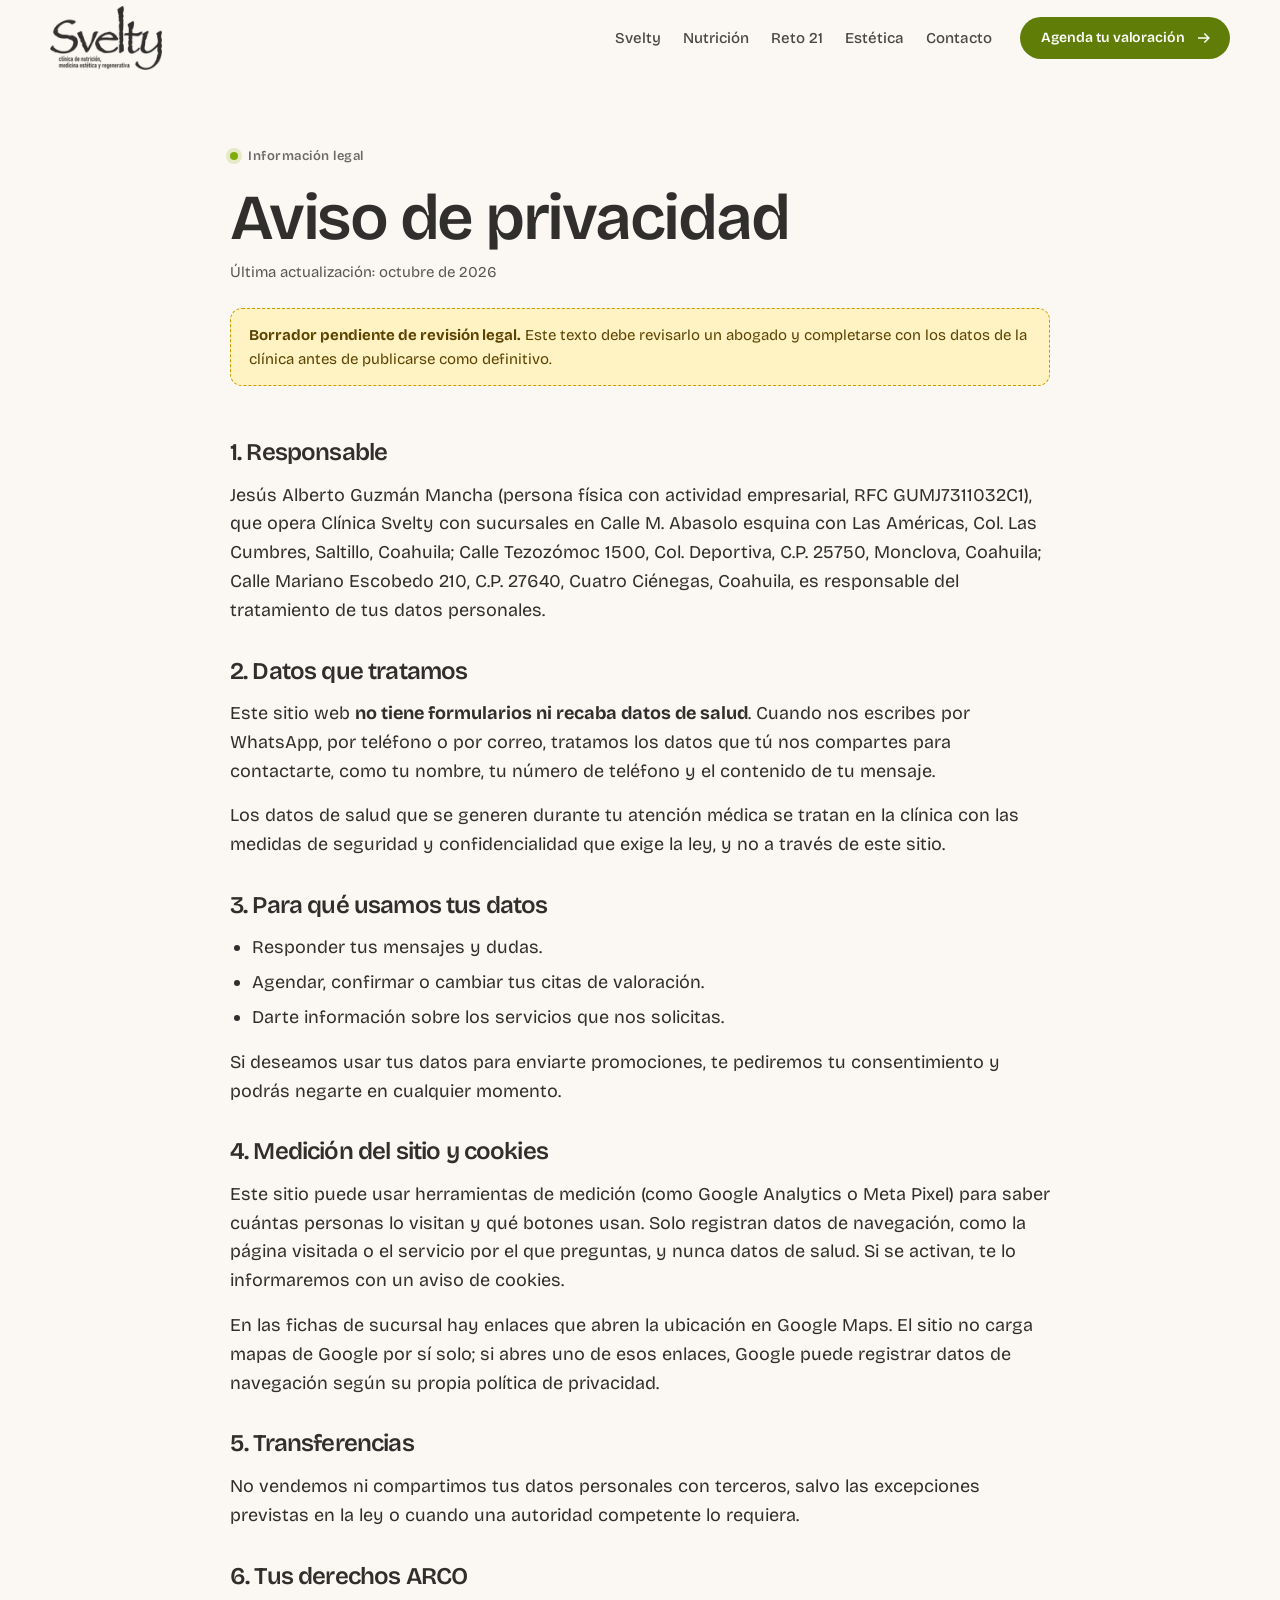
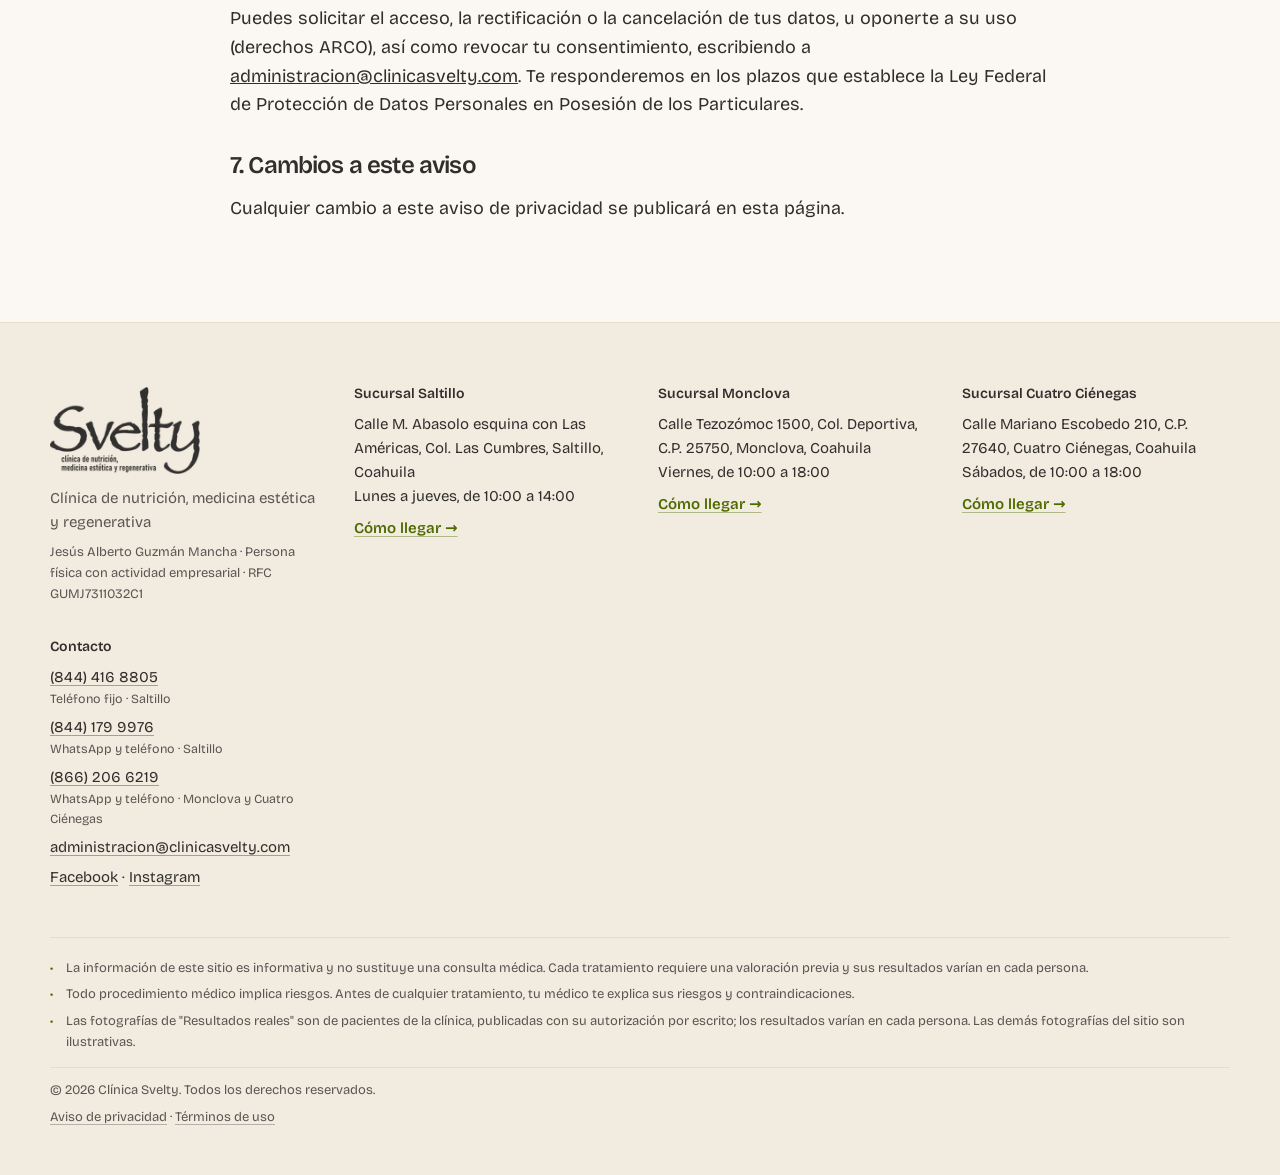
<file: aviso-de-privacidad/index.html>
<!DOCTYPE html><html lang="es-MX" data-astro-cid-hkbrpulz><head><meta charset="utf-8"><meta name="viewport" content="width=device-width, initial-scale=1, viewport-fit=cover"><title>Aviso de privacidad | Clínica Svelty</title><meta name="description" content="Aviso de privacidad de Clínica Svelty: qué datos personales tratamos, para qué y cómo ejercer tus derechos ARCO."><link rel="canonical" href="https://clinicasvelty.com/aviso-de-privacidad/"><meta name="theme-color" content="#FFFFFF"><link rel="icon" href="/favicon.png" type="image/png"><meta property="og:type" content="website"><meta property="og:locale" content="es_MX"><meta property="og:site_name" content="Clínica Svelty"><meta property="og:title" content="Aviso de privacidad | Clínica Svelty"><meta property="og:description" content="Aviso de privacidad de Clínica Svelty: qué datos personales tratamos, para qué y cómo ejercer tus derechos ARCO."><meta property="og:url" content="https://clinicasvelty.com/aviso-de-privacidad/"><meta property="og:image" content="https://clinicasvelty.com/og-svelty.jpg"><meta property="og:image:secure_url" content="https://clinicasvelty.com/og-svelty.jpg"><meta property="og:image:type" content="image/jpeg"><meta property="og:image:width" content="1200"><meta property="og:image:height" content="630"><meta property="og:image:alt" content="Clínica Svelty: nutrición, bariatría y medicina estética en Saltillo, Monclova y Cuatro Ciénegas"><meta name="twitter:card" content="summary_large_image"><meta name="twitter:image" content="https://clinicasvelty.com/og-svelty.jpg"><script type="application/ld+json">[{"@context":"https://schema.org","@type":"MedicalClinic","name":"Clínica Svelty","url":"https://clinicasvelty.com/","telephone":"+528441799976","email":"administracion@clinicasvelty.com","sameAs":["https://www.facebook.com/Svelty-350867764945192","https://www.instagram.com/clinicasvelty/"],"department":[{"@type":"MedicalClinic","name":"Clínica Svelty Saltillo","address":{"@type":"PostalAddress","streetAddress":"Calle M. Abasolo esquina con Las Américas, Col. Las Cumbres, Saltillo, Coahuila","addressLocality":"Saltillo","addressRegion":"Coahuila","addressCountry":"MX"},"hasMap":"https://maps.app.goo.gl/13cggZ9k2c9Fe6LT8","telephone":"+528441799976"},{"@type":"MedicalClinic","name":"Clínica Svelty Monclova","address":{"@type":"PostalAddress","streetAddress":"Calle Tezozómoc 1500, Col. Deportiva, C.P. 25750, Monclova, Coahuila","addressLocality":"Monclova","addressRegion":"Coahuila","addressCountry":"MX"},"hasMap":"https://maps.app.goo.gl/36n8ebuC1mjUKLqo8","telephone":"+528662066219","geo":{"@type":"GeoCoordinates","latitude":26.903991,"longitude":-101.446039}},{"@type":"MedicalClinic","name":"Clínica Svelty Cuatro Ciénegas","address":{"@type":"PostalAddress","streetAddress":"Calle Mariano Escobedo 210, C.P. 27640, Cuatro Ciénegas, Coahuila","addressLocality":"Cuatro Ciénegas","addressRegion":"Coahuila","addressCountry":"MX"},"hasMap":"https://www.google.com/maps/search/?api=1&query=Calle%20Mariano%20Escobedo%20210%2C%2027640%20Cuatro%20Ci%C3%A9negas%2C%20Coahuila","telephone":"+528662066219"}]}]</script><link rel="stylesheet" href="/recursos/Base.DeBKU0O6.css"><style>.legal[data-astro-cid-sb6l2mzp]{max-width:820px;padding:140px 0 100px}.legal[data-astro-cid-sb6l2mzp] h1[data-astro-cid-sb6l2mzp]{color:var(--gris);margin-top:16px;font-size:clamp(38px,6vw,64px)}.legal-fecha[data-astro-cid-sb6l2mzp]{color:var(--tinta-suave);margin-top:10px;font-size:15px}.aviso-borrador[data-astro-cid-sb6l2mzp]{color:#5c4300;background:#fff3c4;border:1px dashed #c99a00;border-radius:12px;margin-top:24px;padding:14px 18px;font-size:15px}.legal-cuerpo[data-astro-cid-sb6l2mzp]{gap:16px;margin-top:36px;display:grid}.legal-cuerpo[data-astro-cid-sb6l2mzp] h2{color:var(--gris);margin-top:18px;font-size:24px}.legal-cuerpo[data-astro-cid-sb6l2mzp] ul{gap:6px;margin:0;padding-left:22px;display:grid}
</style></head><body data-astro-cid-hkbrpulz><a class="saltar" href="#contenido" data-astro-cid-hkbrpulz>Saltar al contenido</a><header class="enc" data-encabezado data-astro-cid-ocp5e6q2><div class="enc-in contenedor" data-astro-cid-ocp5e6q2><a class="enc-logo" href="/" aria-label="Clínica Svelty, inicio" data-astro-cid-ocp5e6q2><img src="/recursos/logo-svelty-gris.DXuzaX31_mACIC.webp" alt="Svelty, clínica de nutrición, medicina estética y regenerativa" loading="eager" data-astro-cid-ocp5e6q2="true" decoding="async" width="132" height="76"></a><nav class="enc-nav" aria-label="Principal" id="menu" data-astro-cid-ocp5e6q2><ul data-astro-cid-ocp5e6q2><li data-astro-cid-ocp5e6q2><a href="/" data-astro-cid-ocp5e6q2>Svelty</a></li><li data-astro-cid-ocp5e6q2><a href="/nutricion/" data-astro-cid-ocp5e6q2>Nutrición</a></li><li data-astro-cid-ocp5e6q2><a href="/reto-21/" data-astro-cid-ocp5e6q2>Reto 21</a></li><li data-astro-cid-ocp5e6q2><a href="/estetica/" data-astro-cid-ocp5e6q2>Estética</a></li><li data-astro-cid-ocp5e6q2><a href="/contacto/" data-astro-cid-ocp5e6q2>Contacto</a></li></ul><a class="btn btn-principal enc-cta" href="https://wa.me/528441799976?text=Hola%2C%20vengo%20del%20sitio%20web%20y%20me%20interesa%20*una%20valoraci%C3%B3n*." data-agenda="una valoración" target="_blank" rel="noopener">Agenda tu valoración<svg width="18" height="18" viewBox="0 0 24 24" aria-hidden="true"><path fill="currentColor" d="M13.2 5.3 19.9 12l-6.7 6.7-1.4-1.4 4.3-4.3H4v-2h12.1l-4.3-4.3z"></path></svg></a></nav><button class="enc-menu" aria-expanded="false" aria-controls="menu" data-menu data-astro-cid-ocp5e6q2><span class="sr-only" data-astro-cid-ocp5e6q2>Abrir menú</span><span data-astro-cid-ocp5e6q2></span><span data-astro-cid-ocp5e6q2></span></button></div></header><main id="contenido" data-astro-cid-hkbrpulz><article class="contenedor legal" data-astro-cid-sb6l2mzp><p class="etiqueta" data-astro-cid-sb6l2mzp>Información legal</p><h1 data-astro-cid-sb6l2mzp>Aviso de privacidad</h1><p class="legal-fecha" data-astro-cid-sb6l2mzp>Última actualización: octubre de 2026</p><div class="aviso-borrador" role="note" data-astro-cid-sb6l2mzp><b data-astro-cid-sb6l2mzp>Borrador pendiente de revisión legal.</b> Este texto debe revisarlo un abogado y completarse con los datos de la clínica antes de publicarse como definitivo.</div><div class="legal-cuerpo" data-astro-cid-sb6l2mzp><h2>1. Responsable</h2><p>Jesús Alberto Guzmán Mancha (persona física con actividad empresarial, RFC GUMJ7311032C1), que opera Clínica Svelty con sucursales en Calle M. Abasolo esquina con Las Américas, Col. Las Cumbres, Saltillo, Coahuila; Calle Tezozómoc 1500, Col. Deportiva, C.P. 25750, Monclova, Coahuila; Calle Mariano Escobedo 210, C.P. 27640, Cuatro Ciénegas, Coahuila, es responsable del tratamiento de tus datos personales.</p><h2>2. Datos que tratamos</h2><p>Este sitio web <b>no tiene formularios ni recaba datos de salud</b>. Cuando nos escribes por WhatsApp, por teléfono o por correo, tratamos los datos que tú nos compartes para contactarte, como tu nombre, tu número de teléfono y el contenido de tu mensaje.</p><p>Los datos de salud que se generen durante tu atención médica se tratan en la clínica con las medidas de seguridad y confidencialidad que exige la ley, y no a través de este sitio.</p><h2>3. Para qué usamos tus datos</h2><ul><li>Responder tus mensajes y dudas.</li><li>Agendar, confirmar o cambiar tus citas de valoración.</li><li>Darte información sobre los servicios que nos solicitas.</li></ul><p>Si deseamos usar tus datos para enviarte promociones, te pediremos tu consentimiento y podrás negarte en cualquier momento.</p><h2>4. Medición del sitio y cookies</h2><p>Este sitio puede usar herramientas de medición (como Google Analytics o Meta Pixel) para saber cuántas personas lo visitan y qué botones usan. Solo registran datos de navegación, como la página visitada o el servicio por el que preguntas, y nunca datos de salud. Si se activan, te lo informaremos con un aviso de cookies.</p><p>En las fichas de sucursal hay enlaces que abren la ubicación en Google Maps. El sitio no carga mapas de Google por sí solo; si abres uno de esos enlaces, Google puede registrar datos de navegación según su propia política de privacidad.</p><h2>5. Transferencias</h2><p>No vendemos ni compartimos tus datos personales con terceros, salvo las excepciones previstas en la ley o cuando una autoridad competente lo requiera.</p><h2>6. Tus derechos ARCO</h2><p>Puedes solicitar el acceso, la rectificación o la cancelación de tus datos, u oponerte a su uso (derechos ARCO), así como revocar tu consentimiento, escribiendo a <a href="mailto:administracion@clinicasvelty.com">administracion@clinicasvelty.com</a>. Te responderemos en los plazos que establece la Ley Federal de Protección de Datos Personales en Posesión de los Particulares.</p><h2>7. Cambios a este aviso</h2><p>Cualquier cambio a este aviso de privacidad se publicará en esta página.</p></div></article></main><svg class="onda" viewBox="0 0 1440 90" preserveAspectRatio="none" aria-hidden="true" style="background:var(--crema);"><path data-onda fill="var(--sobre-bloque)" d="M0,52 C180,18 360,10 540,34 C720,58 900,86 1080,70 C1260,54 1350,30 1440,40 L1440,90 L0,90 Z"></path></svg><footer class="pie" data-astro-cid-kb2vq6wp><div class="contenedor pie-in" data-astro-cid-kb2vq6wp><div data-astro-cid-kb2vq6wp><img src="/recursos/logo-svelty-gris.DXuzaX31_11blYu.webp" alt="Svelty, clínica de nutrición, medicina estética y regenerativa" data-astro-cid-kb2vq6wp="true" loading="lazy" decoding="async" width="170" height="98"><p class="pie-lema" data-astro-cid-kb2vq6wp>Clínica de nutrición, medicina estética y regenerativa</p><p class="pie-resp" data-astro-cid-kb2vq6wp>Jesús Alberto Guzmán Mancha · Persona física con actividad empresarial · RFC GUMJ7311032C1</p></div><div data-astro-cid-kb2vq6wp><h2 class="pie-t" data-astro-cid-kb2vq6wp>Sucursal Saltillo</h2><p data-astro-cid-kb2vq6wp>Calle M. Abasolo esquina con Las Américas, Col. Las Cumbres, Saltillo, Coahuila</p><p data-astro-cid-kb2vq6wp>Lunes a jueves, de 10:00 a 14:00</p><a class="pie-link" href="https://maps.app.goo.gl/13cggZ9k2c9Fe6LT8" target="_blank" rel="noopener" data-astro-cid-kb2vq6wp>Cómo llegar →</a></div><div data-astro-cid-kb2vq6wp><h2 class="pie-t" data-astro-cid-kb2vq6wp>Sucursal Monclova</h2><p data-astro-cid-kb2vq6wp>Calle Tezozómoc 1500, Col. Deportiva, C.P. 25750, Monclova, Coahuila</p><p data-astro-cid-kb2vq6wp>Viernes, de 10:00 a 18:00</p><a class="pie-link" href="https://maps.app.goo.gl/36n8ebuC1mjUKLqo8" target="_blank" rel="noopener" data-astro-cid-kb2vq6wp>Cómo llegar →</a></div><div data-astro-cid-kb2vq6wp><h2 class="pie-t" data-astro-cid-kb2vq6wp>Sucursal Cuatro Ciénegas</h2><p data-astro-cid-kb2vq6wp>Calle Mariano Escobedo 210, C.P. 27640, Cuatro Ciénegas, Coahuila</p><p data-astro-cid-kb2vq6wp>Sábados, de 10:00 a 18:00</p><a class="pie-link" href="https://www.google.com/maps/search/?api=1&amp;query=Calle%20Mariano%20Escobedo%20210%2C%2027640%20Cuatro%20Ci%C3%A9negas%2C%20Coahuila" target="_blank" rel="noopener" data-astro-cid-kb2vq6wp>Cómo llegar →</a></div><div data-astro-cid-kb2vq6wp><h2 class="pie-t" data-astro-cid-kb2vq6wp>Contacto</h2><ul class="pie-lista" data-astro-cid-kb2vq6wp><li data-astro-cid-kb2vq6wp><a href="tel:+528444168805" data-astro-cid-kb2vq6wp>(844) 416 8805</a><small class="pie-tel-et" data-astro-cid-kb2vq6wp>Teléfono fijo · Saltillo</small></li><li data-astro-cid-kb2vq6wp><a href="tel:+528441799976" data-astro-cid-kb2vq6wp>(844) 179 9976</a><small class="pie-tel-et" data-astro-cid-kb2vq6wp>WhatsApp y teléfono · Saltillo</small></li><li data-astro-cid-kb2vq6wp><a href="tel:+528662066219" data-astro-cid-kb2vq6wp>(866) 206 6219</a><small class="pie-tel-et" data-astro-cid-kb2vq6wp>WhatsApp y teléfono · Monclova y Cuatro Ciénegas</small></li><li data-astro-cid-kb2vq6wp><a href="mailto:administracion@clinicasvelty.com" data-astro-cid-kb2vq6wp>administracion@clinicasvelty.com</a></li><li data-astro-cid-kb2vq6wp><a href="https://www.facebook.com/Svelty-350867764945192" target="_blank" rel="noopener" data-astro-cid-kb2vq6wp>Facebook</a> · <a href="https://www.instagram.com/clinicasvelty/" target="_blank" rel="noopener" data-astro-cid-kb2vq6wp>Instagram</a></li></ul></div></div><div class="contenedor pie-legal" data-astro-cid-kb2vq6wp><!-- Leyendas sanitarias (Reglamento de la LGS en Materia de Publicidad, arts. 7, 9, 64 y 65). --><ul class="pie-avisos" data-astro-cid-kb2vq6wp><li data-astro-cid-kb2vq6wp>La información de este sitio es informativa y no sustituye una consulta médica. Cada tratamiento requiere una valoración previa y sus resultados varían en cada persona.</li><li data-astro-cid-kb2vq6wp>Todo procedimiento médico implica riesgos. Antes de cualquier tratamiento, tu médico te explica sus riesgos y contraindicaciones.</li><li data-astro-cid-kb2vq6wp>Las fotografías de "Resultados reales" son de pacientes de la clínica, publicadas con su autorización por escrito; los resultados varían en cada persona. Las demás fotografías del sitio son ilustrativas.</li></ul><p data-astro-cid-kb2vq6wp>© 2026 Clínica Svelty. Todos los derechos reservados.</p><p data-astro-cid-kb2vq6wp><a href="/aviso-de-privacidad/" data-astro-cid-kb2vq6wp>Aviso de privacidad</a> · <a href="/terminos/" data-astro-cid-kb2vq6wp>Términos de uso</a></p></div></footer><a class="wa" href="https://wa.me/528441799976?text=Hola%2C%20vengo%20del%20sitio%20web%20y%20me%20interesa%20*una%20valoraci%C3%B3n*." data-agenda="una valoración" target="_blank" rel="noopener" data-astro-cid-ic3vkkfi><svg width="26" height="26" viewBox="0 0 24 24" aria-hidden="true" data-astro-cid-ic3vkkfi><path fill="currentColor" d="M12 2a10 10 0 0 0-8.6 15.1L2 22l5-1.3A10 10 0 1 0 12 2Zm0 18.2a8.2 8.2 0 0 1-4.2-1.1l-.3-.2-3 .8.8-2.9-.2-.3A8.2 8.2 0 1 1 12 20.2Zm4.5-6.1c-.2-.1-1.5-.7-1.7-.8-.2-.1-.4-.1-.6.1l-.8 1c-.1.2-.3.2-.5.1a6.7 6.7 0 0 1-3.3-2.9c-.3-.4.2-.4.7-1.4.1-.2 0-.3 0-.4l-.8-1.8c-.2-.5-.4-.4-.6-.4h-.5a1 1 0 0 0-.7.3 3 3 0 0 0-.9 2.2 5.2 5.2 0 0 0 1.1 2.7 11.8 11.8 0 0 0 4.5 4c1.7.7 2.3.8 3.2.6.5-.1 1.5-.6 1.7-1.2.2-.6.2-1.1.2-1.2-.1-.1-.3-.2-.5-.3Z" data-astro-cid-ic3vkkfi></path></svg><span data-astro-cid-ic3vkkfi>Agenda tu valoración</span></a><dialog class="sel" data-selector aria-labelledby="sel-t" data-astro-cid-7jrd67i7><form method="dialog" class="sel-in" data-astro-cid-7jrd67i7><p class="etiqueta" data-astro-cid-7jrd67i7>Agenda tu valoración</p><h2 id="sel-t" data-astro-cid-7jrd67i7>¿En qué sucursal te queda mejor?</h2><p class="sel-serv" data-sel-servicio data-astro-cid-7jrd67i7></p><div class="sel-ops" data-astro-cid-7jrd67i7><button class="sel-op" value="Saltillo" data-areas="nutricion estetica" data-astro-cid-7jrd67i7><b data-astro-cid-7jrd67i7>Saltillo</b><span data-astro-cid-7jrd67i7>Calle M. Abasolo esquina con Las Américas, Col. Las Cumbres, Saltillo, Coahuila</span></button><button class="sel-op" value="Monclova" data-areas="estetica" data-astro-cid-7jrd67i7><b data-astro-cid-7jrd67i7>Monclova</b><span data-astro-cid-7jrd67i7>Calle Tezozómoc 1500, Col. Deportiva, C.P. 25750, Monclova, Coahuila</span></button><button class="sel-op" value="Cuatro Ciénegas" data-areas="estetica" data-astro-cid-7jrd67i7><b data-astro-cid-7jrd67i7>Cuatro Ciénegas</b><span data-astro-cid-7jrd67i7>Calle Mariano Escobedo 210, C.P. 27640, Cuatro Ciénegas, Coahuila</span></button><button class="sel-op sel-op-nose" value="nose" data-astro-cid-7jrd67i7>Aún no sé</button></div><p class="sel-priv" data-astro-cid-7jrd67i7>Se abrirá WhatsApp para platicar con la clínica. No compartas datos de salud por ese medio; los revisamos en consulta. Consulta nuestro <a href="/aviso-de-privacidad/" data-astro-cid-7jrd67i7>Aviso de privacidad</a>.</p><button class="sel-cerrar" value="cancelar" aria-label="Cerrar" data-astro-cid-7jrd67i7>×</button></form></dialog><script type="module">var e={nombre:`Clínica Svelty`,lema:`Clínica de nutrición, medicina estética y regenerativa`,whatsapp:`528441799976`,telefonos:[{numero:`(844) 416 8805`,etiqueta:`Teléfono fijo · Saltillo`},{numero:`(844) 179 9976`,etiqueta:`WhatsApp y teléfono · Saltillo`},{numero:`(866) 206 6219`,etiqueta:`WhatsApp y teléfono · Monclova y Cuatro Ciénegas`}],correo:`administracion@clinicasvelty.com`,redes:{facebook:`https://www.facebook.com/Svelty-350867764945192`,instagram:`https://www.instagram.com/clinicasvelty/`},cofepris:null,sucursales:[{id:`saltillo`,nombre:`Saltillo`,direccion:`Calle M. Abasolo esquina con Las Américas, Col. Las Cumbres, Saltillo, Coahuila`,horario:`Lunes a jueves, de 10:00 a 14:00`,maps:`https://maps.app.goo.gl/13cggZ9k2c9Fe6LT8`,areas:[`nutricion`,`estetica`],whatsapp:`528441799976`,telefonos:[`(844) 416 8805`,`(844) 179 9976`]},{id:`monclova`,nombre:`Monclova`,direccion:`Calle Tezozómoc 1500, Col. Deportiva, C.P. 25750, Monclova, Coahuila`,horario:`Viernes, de 10:00 a 18:00`,maps:`https://maps.app.goo.gl/36n8ebuC1mjUKLqo8`,areas:[`estetica`],coordenadas:`26.903991,-101.446039`,whatsapp:`528662066219`,telefonos:[`(866) 206 6219`]},{id:`cuatro-cienegas`,nombre:`Cuatro Ciénegas`,direccion:`Calle Mariano Escobedo 210, C.P. 27640, Cuatro Ciénegas, Coahuila`,horario:`Sábados, de 10:00 a 18:00`,maps:`https://www.google.com/maps/search/?api=1&query=Calle%20Mariano%20Escobedo%20210%2C%2027640%20Cuatro%20Ci%C3%A9negas%2C%20Coahuila`,whatsapp:`528662066219`,telefonos:[`(866) 206 6219`],areas:[`estetica`]}],menu:[{texto:`Svelty`,ruta:``,listo:!0},{texto:`Nutrición`,ruta:`nutricion/`,listo:!0},{texto:`Reto 21`,ruta:`reto-21/`,listo:!0},{texto:`Estética`,ruta:`estetica/`,listo:!0},{texto:`Contacto`,ruta:`contacto/`,listo:!0}],responsable:{nombre:`Jesús Alberto Guzmán Mancha`,regimen:`Persona física con actividad empresarial`,rfc:`GUMJ7311032C1`}};function t(t,n){let r=`Hola, vengo del sitio web`;return t&&(r+=` y me interesa *${t}*`),n&&(r+=` en la sucursal *${n}*`),`https://wa.me/${e.sucursales.find(e=>e.nombre===n)?.whatsapp??e.whatsapp}?text=${encodeURIComponent(r+`.`)}`}var n=document.querySelector(`[data-selector]`),r=n.querySelector(`[data-sel-servicio]`),i=n.querySelector(`#sel-t`),a=``;function o(e,t){let n=window;n.dataLayer?.push({event:`whatsapp_click`,servicio:e,sucursal:t||`sin elegir`}),n.fbq?.(`trackCustom`,`WhatsApp`,{servicio:e,sucursal:t||`sin elegir`})}document.addEventListener(`click`,e=>{let t=e.target.closest(`[data-wa-directo]`);if(t){o(t.dataset.waDirecto||``,t.dataset.sucursal||``);return}let s=e.target.closest(`[data-agenda]`);if(!s||typeof n.showModal!=`function`)return;e.preventDefault(),a=s.dataset.agenda||``,r.textContent=a?`Te interesa ${a}.`:``;let c=s.dataset.area||document.body.dataset.area||``,l=[...n.querySelectorAll(`.sel-op:not(.sel-op-nose)`)];l.forEach(e=>{e.hidden=!!c&&!(e.dataset.areas||``).split(` `).includes(c)});let u=l.filter(e=>!e.hidden),d=u.length===1;n.querySelector(`.sel-op-nose`).hidden=d,i.textContent=d?`Te atendemos en ${u[0].value}`:`¿En qué sucursal te queda mejor?`,n.showModal()}),n.querySelectorAll(`.sel-op`).forEach(e=>e.addEventListener(`click`,()=>{let n=e.value===`nose`?``:e.value;o(a,n),window.open(t(a,n||void 0),`_blank`,`noopener`)})),n.addEventListener(`click`,e=>{e.target===n&&n.close(`cancelar`)});</script><script type="module" src="/recursos/Base.astro_astro_type_script_index_0_lang.Cf61lNgS.js"></script></body></html>
</file>
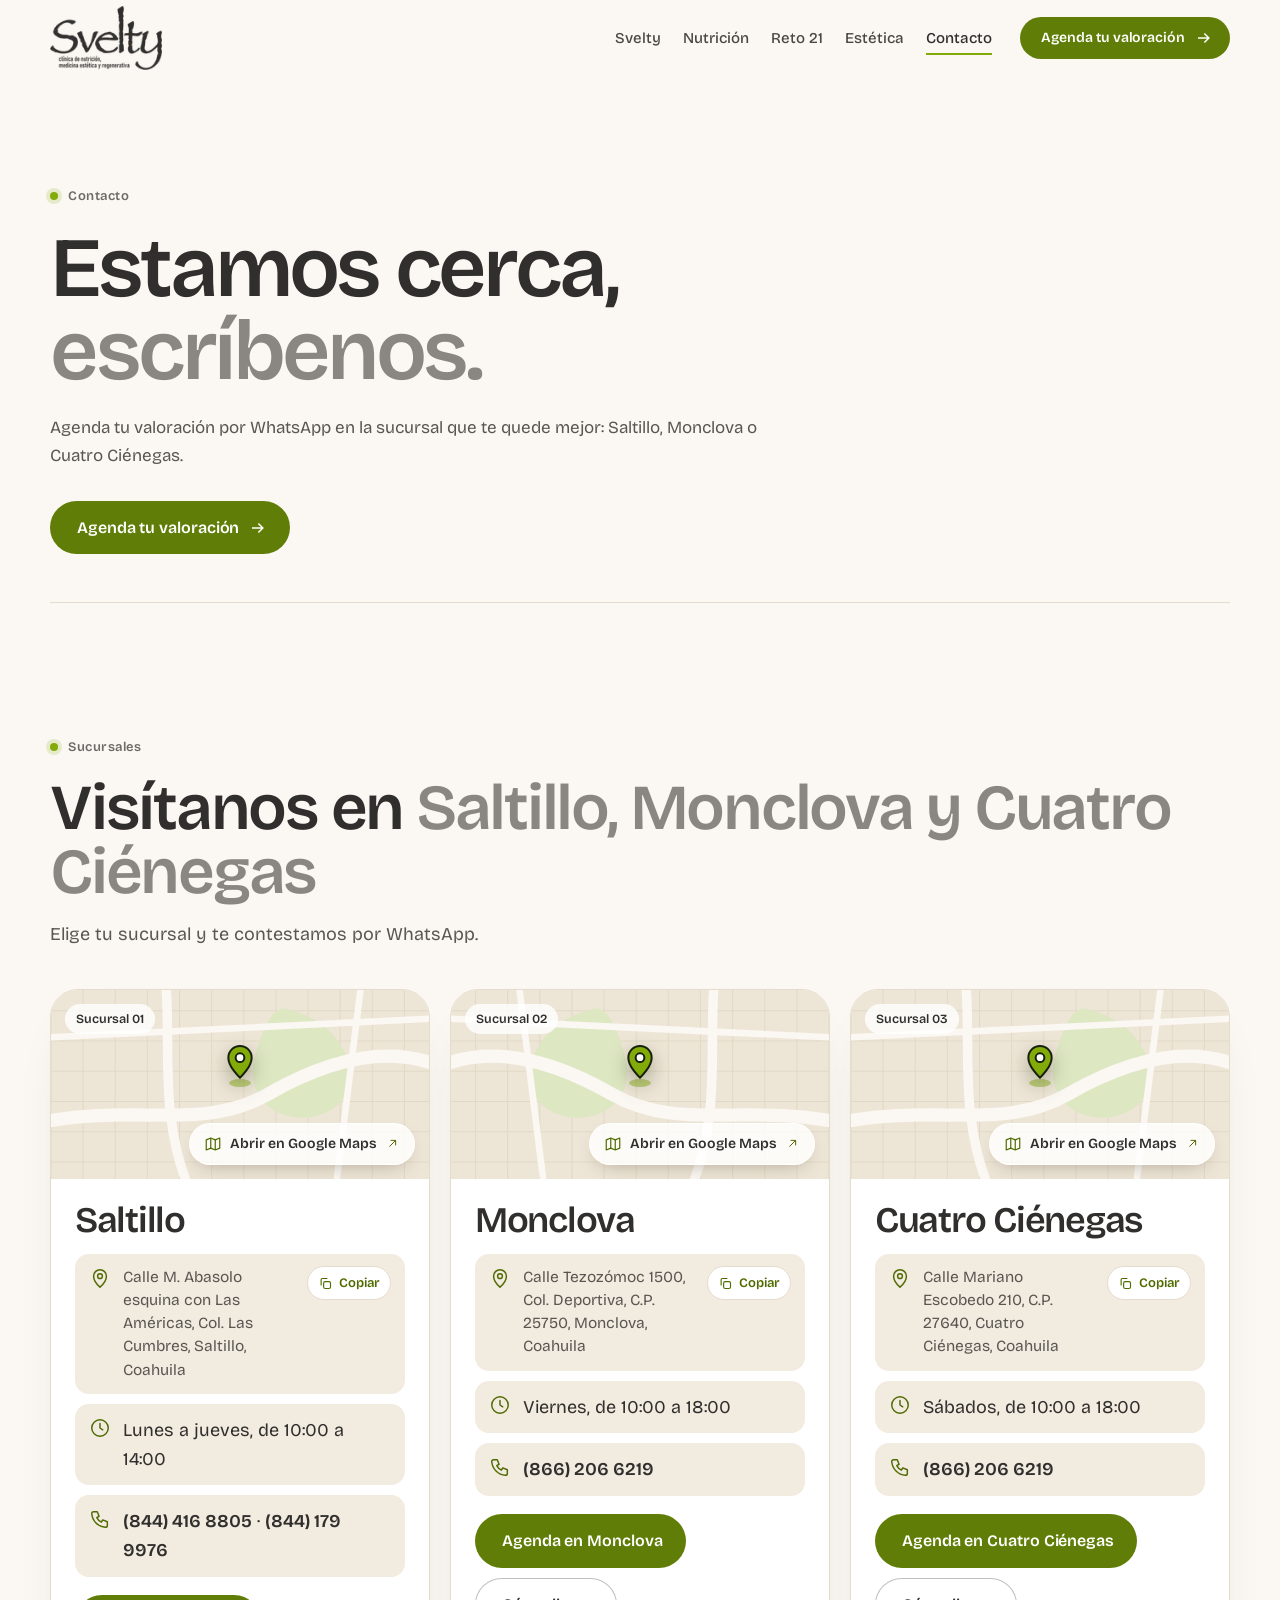
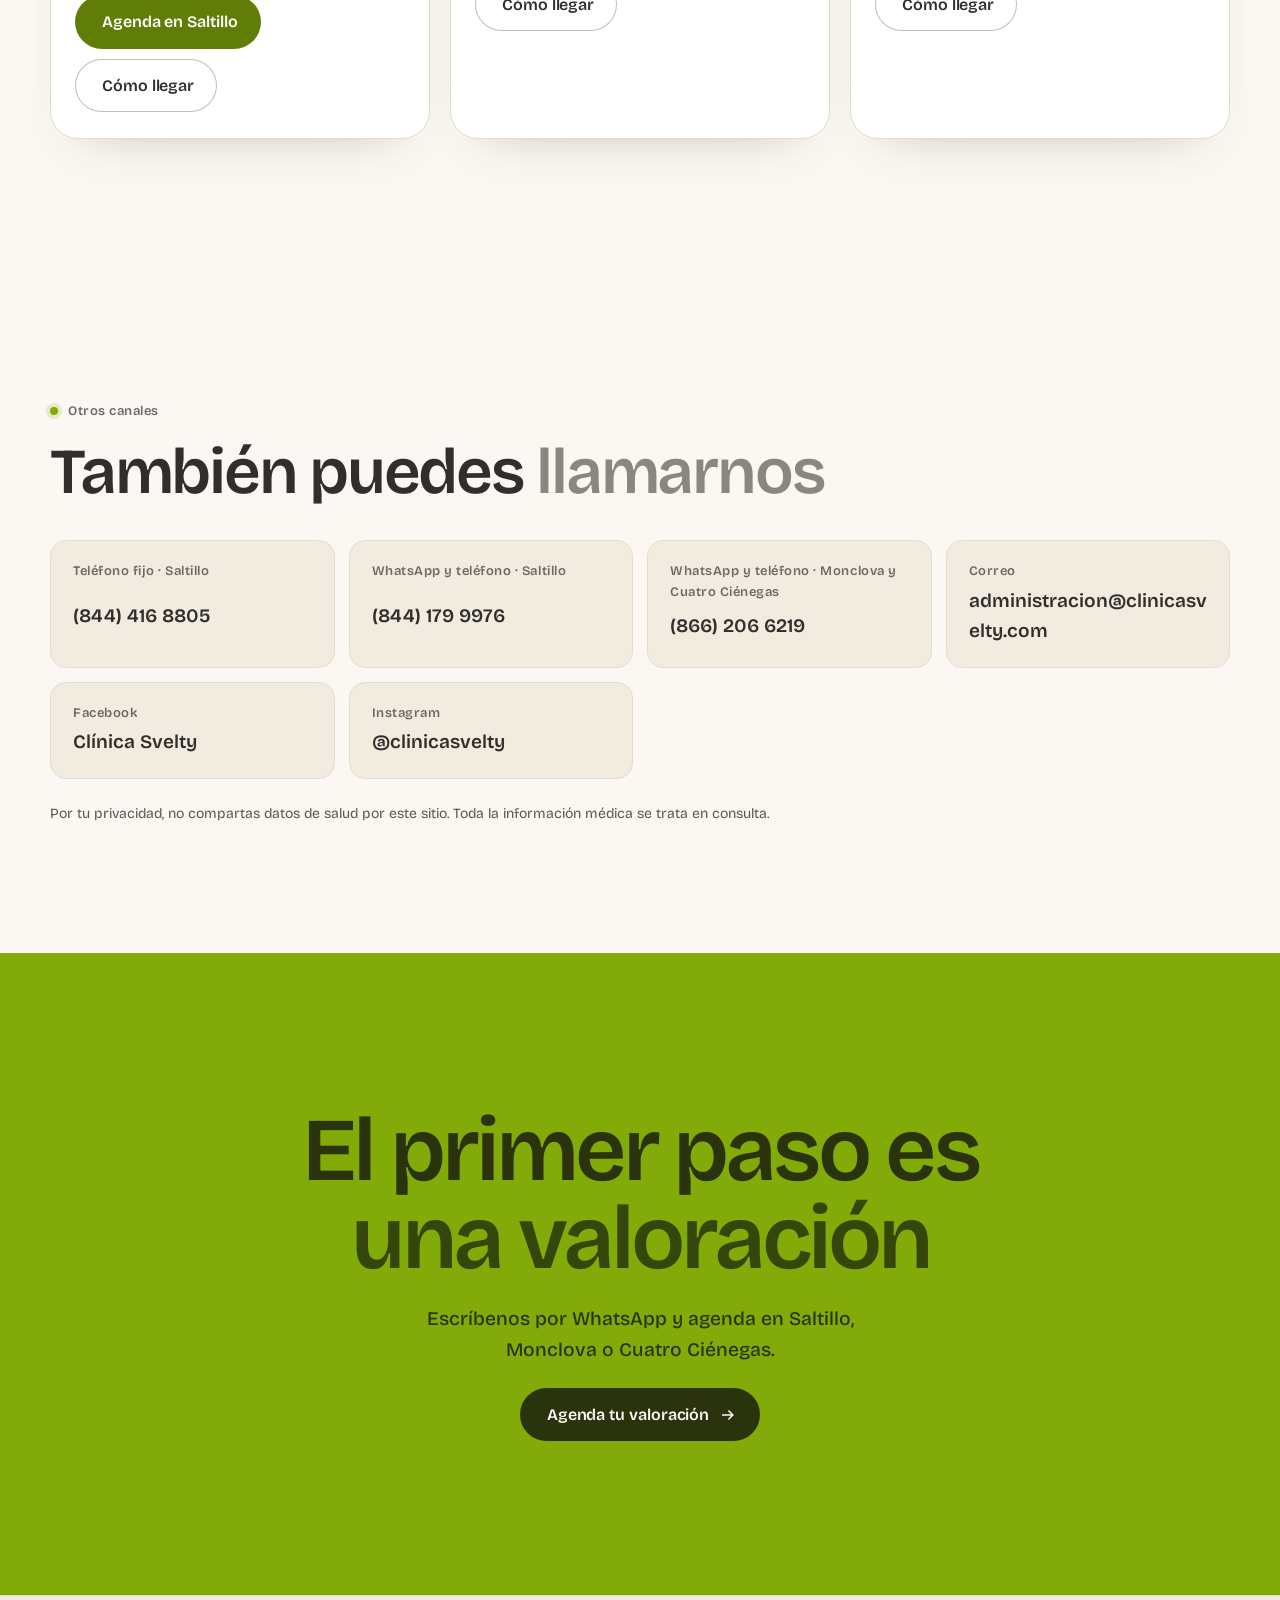
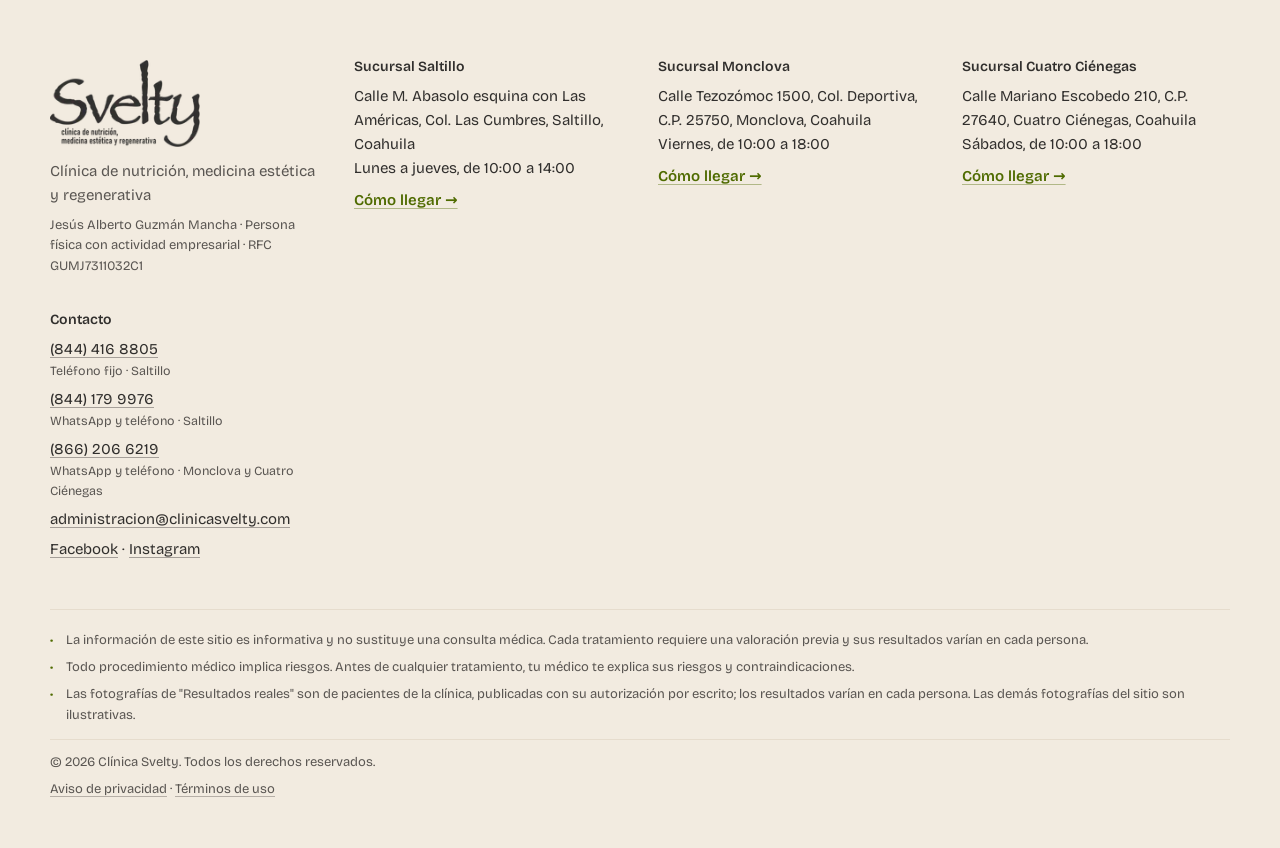
<file: contacto/index.html>
<!DOCTYPE html><html lang="es-MX" data-astro-cid-hkbrpulz><head><meta charset="utf-8"><meta name="viewport" content="width=device-width, initial-scale=1, viewport-fit=cover"><title>Contacto y sucursales en Saltillo, Monclova y Cuatro Ciénegas | Clínica Svelty</title><meta name="description" content="Sucursales de Clínica Svelty en Saltillo (Col. Las Cumbres), Monclova (Col. Deportiva) y Cuatro Ciénegas: dirección, cómo llegar, WhatsApp y teléfonos. Agenda tu valoración."><link rel="canonical" href="https://clinicasvelty.com/contacto/"><meta name="theme-color" content="#FFFFFF"><link rel="icon" href="/favicon.png" type="image/png"><meta property="og:type" content="website"><meta property="og:locale" content="es_MX"><meta property="og:site_name" content="Clínica Svelty"><meta property="og:title" content="Contacto y sucursales en Saltillo, Monclova y Cuatro Ciénegas | Clínica Svelty"><meta property="og:description" content="Sucursales de Clínica Svelty en Saltillo (Col. Las Cumbres), Monclova (Col. Deportiva) y Cuatro Ciénegas: dirección, cómo llegar, WhatsApp y teléfonos. Agenda tu valoración."><meta property="og:url" content="https://clinicasvelty.com/contacto/"><meta property="og:image" content="https://clinicasvelty.com/og-svelty.jpg"><meta property="og:image:secure_url" content="https://clinicasvelty.com/og-svelty.jpg"><meta property="og:image:type" content="image/jpeg"><meta property="og:image:width" content="1200"><meta property="og:image:height" content="630"><meta property="og:image:alt" content="Clínica Svelty: nutrición, bariatría y medicina estética en Saltillo, Monclova y Cuatro Ciénegas"><meta name="twitter:card" content="summary_large_image"><meta name="twitter:image" content="https://clinicasvelty.com/og-svelty.jpg"><script type="application/ld+json">[{"@context":"https://schema.org","@type":"MedicalClinic","name":"Clínica Svelty","url":"https://clinicasvelty.com/","telephone":"+528441799976","email":"administracion@clinicasvelty.com","sameAs":["https://www.facebook.com/Svelty-350867764945192","https://www.instagram.com/clinicasvelty/"],"department":[{"@type":"MedicalClinic","name":"Clínica Svelty Saltillo","address":{"@type":"PostalAddress","streetAddress":"Calle M. Abasolo esquina con Las Américas, Col. Las Cumbres, Saltillo, Coahuila","addressLocality":"Saltillo","addressRegion":"Coahuila","addressCountry":"MX"},"hasMap":"https://maps.app.goo.gl/13cggZ9k2c9Fe6LT8","telephone":"+528441799976"},{"@type":"MedicalClinic","name":"Clínica Svelty Monclova","address":{"@type":"PostalAddress","streetAddress":"Calle Tezozómoc 1500, Col. Deportiva, C.P. 25750, Monclova, Coahuila","addressLocality":"Monclova","addressRegion":"Coahuila","addressCountry":"MX"},"hasMap":"https://maps.app.goo.gl/36n8ebuC1mjUKLqo8","telephone":"+528662066219","geo":{"@type":"GeoCoordinates","latitude":26.903991,"longitude":-101.446039}},{"@type":"MedicalClinic","name":"Clínica Svelty Cuatro Ciénegas","address":{"@type":"PostalAddress","streetAddress":"Calle Mariano Escobedo 210, C.P. 27640, Cuatro Ciénegas, Coahuila","addressLocality":"Cuatro Ciénegas","addressRegion":"Coahuila","addressCountry":"MX"},"hasMap":"https://www.google.com/maps/search/?api=1&query=Calle%20Mariano%20Escobedo%20210%2C%2027640%20Cuatro%20Ci%C3%A9negas%2C%20Coahuila","telephone":"+528662066219"}]}]</script><link rel="stylesheet" href="/recursos/Base.DeBKU0O6.css"><style>.hero[data-astro-cid-vyevxk66]{align-items:center;min-height:100svh;padding:110px 0 60px;display:grid;position:relative;overflow:hidden}.hero-fondo[data-astro-cid-vyevxk66]{pointer-events:none;transform-origin:75% 45%;position:absolute;inset:0}.hero-sol[data-astro-cid-vyevxk66]{aspect-ratio:1;background:radial-gradient(120% 90% at 50% 100%, #dce9b4 0%, #eef4da 45%, var(--superficie) 100%);border-radius:36px;width:min(44vw,680px);position:absolute;top:52%;right:3vw;translate:0 -50%}.hero-visual[data-astro-cid-vyevxk66]{position:absolute;inset:0}.hero[data-astro-cid-vyevxk66]:not(.con-visual){min-height:0;padding:clamp(130px,16vw,180px) 0 clamp(24px,4vw,48px)}.hero[data-astro-cid-vyevxk66]:not(.con-visual) .hero-sol[data-astro-cid-vyevxk66]{display:none}.hero[data-astro-cid-vyevxk66]:not(.con-visual) .hero-texto[data-astro-cid-vyevxk66]>[data-astro-cid-vyevxk66],.hero[data-astro-cid-vyevxk66]:not(.con-visual) h1[data-astro-cid-vyevxk66]{max-width:760px}.con-visual[data-astro-cid-vyevxk66] .hero-sol[data-astro-cid-vyevxk66]{width:min(38vw,600px);right:8vw}.con-video[data-astro-cid-vyevxk66] .hero-sol[data-astro-cid-vyevxk66]{aspect-ratio:9/13;background:0 0;border-radius:0;width:min(34vw,470px);right:9vw}.hero-video[data-astro-cid-vyevxk66]{object-fit:cover;object-position:50% 60%;width:100%;height:100%;position:absolute;inset:0;-webkit-mask-image:radial-gradient(70% 62% at 50% 52%,#000 62%,#0000 100%);mask-image:radial-gradient(70% 62% at 50% 52%,#000 62%,#0000 100%)}.hero[data-astro-cid-vyevxk66] .a{position:absolute}.hero[data-astro-cid-vyevxk66] .a1{width:130px;top:18%;right:38vw;rotate:-30deg}.hero[data-astro-cid-vyevxk66] .a2{width:120px;bottom:10%;right:4vw}.hero[data-astro-cid-vyevxk66] .a3{width:90px;top:16%;right:8vw;rotate:40deg}.hero[data-astro-cid-vyevxk66] .a4{width:70px;bottom:16%;right:40vw}.hero[data-astro-cid-vyevxk66] .a5{width:110px;top:60%;right:22vw;rotate:160deg}.hero-texto[data-astro-cid-vyevxk66]{z-index:2;position:relative}.hero-texto[data-astro-cid-vyevxk66]>[data-astro-cid-vyevxk66]{max-width:min(560px,48vw)}.hero[data-astro-cid-vyevxk66] h1[data-astro-cid-vyevxk66]{letter-spacing:-.045em;color:var(--gris);max-width:min(640px,50vw);margin-top:18px;font-size:clamp(46px,6.6vw,96px);line-height:.98}.hero[data-astro-cid-vyevxk66] h1[data-astro-cid-vyevxk66] .it{color:var(--tinta-tenue)}.hero-p[data-astro-cid-vyevxk66]{max-width:38ch;color:var(--tinta-suave);margin-top:22px;font-size:clamp(17px,1.3vw,19px)}.hero-cta[data-astro-cid-vyevxk66]{flex-wrap:wrap;align-items:center;gap:18px 26px;margin-top:32px;display:flex}.hero-dato[data-astro-cid-vyevxk66]{font-size:15px}.hero-dato[data-astro-cid-vyevxk66] b[data-astro-cid-vyevxk66]{color:var(--verde-texto);font-size:22px}@media (width<=760px){.hero[data-astro-cid-vyevxk66]{align-items:start;min-height:0;padding-top:calc(84px + 64vw)}.hero-texto[data-astro-cid-vyevxk66]>[data-astro-cid-vyevxk66],.hero[data-astro-cid-vyevxk66] h1[data-astro-cid-vyevxk66]{max-width:none}.hero[data-astro-cid-vyevxk66] h1[data-astro-cid-vyevxk66]{font-size:clamp(44px,12.5vw,64px)}.hero-sol[data-astro-cid-vyevxk66]{width:72vw;top:76px;right:-16vw;translate:none}.con-visual[data-astro-cid-vyevxk66] .hero-sol[data-astro-cid-vyevxk66]{width:78vw;right:11vw}.con-visual[data-astro-cid-vyevxk66]{padding-top:calc(110px + 78vw)}.con-video[data-astro-cid-vyevxk66] .hero-sol[data-astro-cid-vyevxk66]{aspect-ratio:9/11;width:76vw;top:70px;right:12vw}.hero[data-astro-cid-vyevxk66].con-video{padding-top:calc(70px + 93vw)}.hero[data-astro-cid-vyevxk66]:not(.con-visual){padding-top:120px}.hero[data-astro-cid-vyevxk66] .a1{width:70px;top:120px;right:56vw}.hero[data-astro-cid-vyevxk66] .a3,.hero[data-astro-cid-vyevxk66] .a4{display:none}.con-visual[data-astro-cid-vyevxk66] .a1{top:90px;left:4vw;right:auto}.hero[data-astro-cid-vyevxk66] .a2{width:64px;top:calc(40px + 58vw);bottom:auto;right:4vw}.hero[data-astro-cid-vyevxk66] .a5{width:54px;top:calc(30px + 44vw);right:40vw}}
.can-g[data-astro-cid-kphbpcdu]{grid-template-columns:repeat(auto-fit,minmax(min(100%,240px),1fr));gap:14px;margin:36px 0 0;padding:0;list-style:none;display:grid}.can-g[data-astro-cid-kphbpcdu] li[data-astro-cid-kphbpcdu]{background:var(--superficie);border:1px solid var(--linea);border-radius:var(--r-s);gap:4px;padding:20px 22px;display:grid}.can-g[data-astro-cid-kphbpcdu] span[data-astro-cid-kphbpcdu]{letter-spacing:.04em;color:#6b6a66;font-size:13px;font-weight:600}.can-g[data-astro-cid-kphbpcdu] a[data-astro-cid-kphbpcdu]{color:var(--gris);overflow-wrap:anywhere;font-size:19px;font-weight:600;text-decoration:none}.can-g[data-astro-cid-kphbpcdu] a[data-astro-cid-kphbpcdu]:hover{text-underline-offset:3px;text-decoration:underline}.can-nota[data-astro-cid-kphbpcdu]{color:var(--tinta-suave);margin-top:24px;font-size:14px}
.cierre[data-astro-cid-qreezy6w]{background:var(--verde);color:var(--olivo-2);text-align:center;padding:clamp(90px,12vw,160px) 0;position:relative;overflow:hidden}.cierre-in[data-astro-cid-qreezy6w]{justify-items:center;gap:22px;display:grid;position:relative}.cierre[data-astro-cid-qreezy6w] h2[data-astro-cid-qreezy6w]{letter-spacing:-.045em;max-width:14ch;font-size:clamp(42px,7vw,96px);line-height:.98}.cierre[data-astro-cid-qreezy6w] h2[data-astro-cid-qreezy6w] .it{color:#16200ab8}.cierre[data-astro-cid-qreezy6w] p[data-astro-cid-qreezy6w]{max-width:40ch;font-size:clamp(18px,1.5vw,21px);font-weight:500}.cierre-lema[data-astro-cid-qreezy6w]{margin-top:10px;font-size:clamp(20px,2vw,26px)}.cierre[data-astro-cid-qreezy6w] .btn-oscuro{background:var(--olivo-2);color:var(--crema)}.cierre[data-astro-cid-qreezy6w] .c-a1{opacity:.5;width:180px;position:absolute;bottom:-30px;left:-40px;rotate:20deg}.cierre[data-astro-cid-qreezy6w] .c-a2{opacity:.6;width:110px;position:absolute;top:30px;right:6vw}
</style><link rel="stylesheet" href="/recursos/Sucursales.DcdvPUno.css"></head><body data-astro-cid-hkbrpulz><a class="saltar" href="#contenido" data-astro-cid-hkbrpulz>Saltar al contenido</a><header class="enc" data-encabezado data-astro-cid-ocp5e6q2><div class="enc-in contenedor" data-astro-cid-ocp5e6q2><a class="enc-logo" href="/" aria-label="Clínica Svelty, inicio" data-astro-cid-ocp5e6q2><img src="/recursos/logo-svelty-gris.DXuzaX31_mACIC.webp" alt="Svelty, clínica de nutrición, medicina estética y regenerativa" loading="eager" data-astro-cid-ocp5e6q2="true" decoding="async" width="132" height="76"></a><nav class="enc-nav" aria-label="Principal" id="menu" data-astro-cid-ocp5e6q2><ul data-astro-cid-ocp5e6q2><li data-astro-cid-ocp5e6q2><a href="/" data-astro-cid-ocp5e6q2>Svelty</a></li><li data-astro-cid-ocp5e6q2><a href="/nutricion/" data-astro-cid-ocp5e6q2>Nutrición</a></li><li data-astro-cid-ocp5e6q2><a href="/reto-21/" data-astro-cid-ocp5e6q2>Reto 21</a></li><li data-astro-cid-ocp5e6q2><a href="/estetica/" data-astro-cid-ocp5e6q2>Estética</a></li><li data-astro-cid-ocp5e6q2><a href="/contacto/" aria-current="page" data-astro-cid-ocp5e6q2>Contacto</a></li></ul><a class="btn btn-principal enc-cta" href="https://wa.me/528441799976?text=Hola%2C%20vengo%20del%20sitio%20web%20y%20me%20interesa%20*una%20valoraci%C3%B3n*." data-agenda="una valoración" target="_blank" rel="noopener">Agenda tu valoración<svg width="18" height="18" viewBox="0 0 24 24" aria-hidden="true"><path fill="currentColor" d="M13.2 5.3 19.9 12l-6.7 6.7-1.4-1.4 4.3-4.3H4v-2h12.1l-4.3-4.3z"></path></svg></a></nav><button class="enc-menu" aria-expanded="false" aria-controls="menu" data-menu data-astro-cid-ocp5e6q2><span class="sr-only" data-astro-cid-ocp5e6q2>Abrir menú</span><span data-astro-cid-ocp5e6q2></span><span data-astro-cid-ocp5e6q2></span></button></div></header><main id="contenido" data-astro-cid-hkbrpulz><section class="hero" data-hero data-astro-cid-vyevxk66><div class="hero-fondo" data-hero-fondo aria-hidden="true" data-astro-cid-vyevxk66><div class="hero-sol" data-astro-cid-vyevxk66></div><svg class="adorno a a1" viewBox="0 0 100 100" aria-hidden="true" data-parallax="0.5" style><g fill="var(--verde)"><path d="M50 4C22 20 10 48 18 78c3 10 10 16 18 18 2-26 10-48 26-66-14 20-20 42-20 66 26-6 42-30 40-58C80 22 66 10 50 4Z"></path></g></svg><svg class="adorno a a2" viewBox="0 0 100 100" aria-hidden="true" data-parallax="0.25" style><g><circle cx="50" cy="50" r="46" fill="var(--verde)"></circle><circle cx="50" cy="50" r="38" fill="#F2F7D8"></circle><path fill="var(--verde)" opacity=".55" transform="rotate(0 50 50)" d="M50 50 L46 16 Q50 13 54 16 Z"></path><path fill="var(--verde)" opacity=".55" transform="rotate(45 50 50)" d="M50 50 L46 16 Q50 13 54 16 Z"></path><path fill="var(--verde)" opacity=".55" transform="rotate(90 50 50)" d="M50 50 L46 16 Q50 13 54 16 Z"></path><path fill="var(--verde)" opacity=".55" transform="rotate(135 50 50)" d="M50 50 L46 16 Q50 13 54 16 Z"></path><path fill="var(--verde)" opacity=".55" transform="rotate(180 50 50)" d="M50 50 L46 16 Q50 13 54 16 Z"></path><path fill="var(--verde)" opacity=".55" transform="rotate(225 50 50)" d="M50 50 L46 16 Q50 13 54 16 Z"></path><path fill="var(--verde)" opacity=".55" transform="rotate(270 50 50)" d="M50 50 L46 16 Q50 13 54 16 Z"></path><path fill="var(--verde)" opacity=".55" transform="rotate(315 50 50)" d="M50 50 L46 16 Q50 13 54 16 Z"></path><circle cx="50" cy="50" r="4" fill="#F2F7D8"></circle></g></svg><svg class="adorno a a3" viewBox="0 0 100 100" aria-hidden="true" data-parallax="0.7" style><g fill="var(--olivo)"><path d="M50 4C22 20 10 48 18 78c3 10 10 16 18 18 2-26 10-48 26-66-14 20-20 42-20 66 26-6 42-30 40-58C80 22 66 10 50 4Z"></path></g></svg><svg class="adorno a a4" viewBox="0 0 100 100" aria-hidden="true" data-parallax="0.35" style><g fill="var(--verde-claro)"><ellipse cx="50" cy="26" rx="11" ry="22" transform="rotate(0 50 50)"></ellipse><ellipse cx="50" cy="26" rx="11" ry="22" transform="rotate(60 50 50)"></ellipse><ellipse cx="50" cy="26" rx="11" ry="22" transform="rotate(120 50 50)"></ellipse><ellipse cx="50" cy="26" rx="11" ry="22" transform="rotate(180 50 50)"></ellipse><ellipse cx="50" cy="26" rx="11" ry="22" transform="rotate(240 50 50)"></ellipse><ellipse cx="50" cy="26" rx="11" ry="22" transform="rotate(300 50 50)"></ellipse><circle cx="50" cy="50" r="9" fill="var(--olivo)"></circle></g></svg><svg class="adorno a a5" viewBox="0 0 100 100" aria-hidden="true" data-parallax="0.9" style><g fill="#A9C93A"><path d="M50 4C22 20 10 48 18 78c3 10 10 16 18 18 2-26 10-48 26-66-14 20-20 42-20 66 26-6 42-30 40-58C80 22 66 10 50 4Z"></path></g></svg></div><div class="contenedor hero-texto" data-hero-texto data-astro-cid-vyevxk66><p class="etiqueta" data-astro-cid-vyevxk66>Contacto</p><h1 data-palabras="ya" data-astro-cid-vyevxk66>Estamos cerca, <span class="it" data-astro-cid-vyevxk66>escríbenos.</span></h1><p class="hero-p" data-aparece="ya" data-astro-cid-vyevxk66>Agenda tu valoración por WhatsApp en la sucursal que te quede mejor: Saltillo, Monclova o Cuatro Ciénegas.</p><div class="hero-cta" data-aparece="ya" data-astro-cid-vyevxk66><a class="btn btn-principal " href="https://wa.me/528441799976?text=Hola%2C%20vengo%20del%20sitio%20web%20y%20me%20interesa%20*una%20valoraci%C3%B3n*." data-agenda="una valoración" target="_blank" rel="noopener">Agenda tu valoración<svg width="18" height="18" viewBox="0 0 24 24" aria-hidden="true"><path fill="currentColor" d="M13.2 5.3 19.9 12l-6.7 6.7-1.4-1.4 4.3-4.3H4v-2h12.1l-4.3-4.3z"></path></svg></a></div></div></section><section class="contenedor seccion sucursales" data-astro-cid-myrnl77p><p class="etiqueta">Sucursales</p><h2 class="titulo-seccion " data-palabras>Visítanos en <span class="it">Saltillo, Monclova y Cuatro Ciénegas</span></h2><p class="suc-p" data-aparece data-astro-cid-myrnl77p>Elige tu sucursal y te contestamos por WhatsApp.</p><div class="suc-g" data-astro-cid-myrnl77p><article class="suc" data-aparece data-astro-cid-myrnl77p><a class="suc-mapa" href="https://maps.app.goo.gl/13cggZ9k2c9Fe6LT8" target="_blank" rel="noopener" aria-label="Abrir la ubicación de la sucursal Saltillo en Google Maps" style="--retraso:0s" data-astro-cid-myrnl77p><svg class="suc-plano" viewBox="0 0 400 220" preserveAspectRatio="xMidYMid slice" aria-hidden="true" style data-astro-cid-myrnl77p><rect width="400" height="220" fill="#EDE5D6" data-astro-cid-myrnl77p></rect><g stroke="#E2D8C6" stroke-width="1" data-astro-cid-myrnl77p><line x1="0" y1="0" x2="0" y2="220" data-astro-cid-myrnl77p></line><line x1="34" y1="0" x2="34" y2="220" data-astro-cid-myrnl77p></line><line x1="68" y1="0" x2="68" y2="220" data-astro-cid-myrnl77p></line><line x1="102" y1="0" x2="102" y2="220" data-astro-cid-myrnl77p></line><line x1="136" y1="0" x2="136" y2="220" data-astro-cid-myrnl77p></line><line x1="170" y1="0" x2="170" y2="220" data-astro-cid-myrnl77p></line><line x1="204" y1="0" x2="204" y2="220" data-astro-cid-myrnl77p></line><line x1="238" y1="0" x2="238" y2="220" data-astro-cid-myrnl77p></line><line x1="272" y1="0" x2="272" y2="220" data-astro-cid-myrnl77p></line><line x1="306" y1="0" x2="306" y2="220" data-astro-cid-myrnl77p></line><line x1="340" y1="0" x2="340" y2="220" data-astro-cid-myrnl77p></line><line x1="374" y1="0" x2="374" y2="220" data-astro-cid-myrnl77p></line><line x1="408" y1="0" x2="408" y2="220" data-astro-cid-myrnl77p></line><line x1="0" y1="0" x2="400" y2="0" data-astro-cid-myrnl77p></line><line x1="0" y1="32" x2="400" y2="32" data-astro-cid-myrnl77p></line><line x1="0" y1="64" x2="400" y2="64" data-astro-cid-myrnl77p></line><line x1="0" y1="96" x2="400" y2="96" data-astro-cid-myrnl77p></line><line x1="0" y1="128" x2="400" y2="128" data-astro-cid-myrnl77p></line><line x1="0" y1="160" x2="400" y2="160" data-astro-cid-myrnl77p></line><line x1="0" y1="192" x2="400" y2="192" data-astro-cid-myrnl77p></line><line x1="0" y1="224" x2="400" y2="224" data-astro-cid-myrnl77p></line></g><path d="M250 30c40 10 70 40 66 78-4 30-40 44-70 34-26-9-38-34-30-62 5-20 16-54 34-50z" fill="#DDE7C2" data-astro-cid-myrnl77p></path><g fill="none" stroke="#FBF8F3" stroke-linecap="round" data-astro-cid-myrnl77p><path d="M-10 150 C 90 130, 160 160, 230 120 S 360 70, 410 90" stroke-width="14" data-astro-cid-myrnl77p></path><path d="M120 -10 C 130 60, 110 140, 150 230" stroke-width="10" data-astro-cid-myrnl77p></path><path d="M0 60 L 410 40" stroke-width="7" data-astro-cid-myrnl77p></path><path d="M300 230 L 330 -10" stroke-width="7" data-astro-cid-myrnl77p></path></g></svg><span class="suc-pin" aria-hidden="true" data-astro-cid-myrnl77p><span class="suc-pulso" data-astro-cid-myrnl77p></span><svg viewBox="0 0 24 24" data-astro-cid-myrnl77p><path d="M12 22s7-6.3 7-12a7 7 0 1 0-14 0c0 5.7 7 12 7 12z" data-astro-cid-myrnl77p></path><circle cx="12" cy="10" r="2.6" data-astro-cid-myrnl77p></circle></svg></span><span class="suc-num" data-astro-cid-myrnl77p>Sucursal 01</span><span class="suc-ver" aria-hidden="true" data-astro-cid-myrnl77p><svg viewBox="0 0 24 24" data-astro-cid-myrnl77p><path d="M9 4 3 6.5v13.5l6-2.5 6 2.5 6-2.5V4l-6 2.5z" data-astro-cid-myrnl77p></path><path d="M9 4v13.5M15 6.5V20" data-astro-cid-myrnl77p></path></svg>Abrir en Google Maps<svg class="suc-flecha" viewBox="0 0 24 24" data-astro-cid-myrnl77p><path d="M7 17 17 7M9 7h8v8" data-astro-cid-myrnl77p></path></svg></span></a><div class="suc-info" data-astro-cid-myrnl77p><h3 data-astro-cid-myrnl77p>Saltillo</h3><ul class="suc-datos" data-astro-cid-myrnl77p><li data-astro-cid-myrnl77p><svg class="suc-ico" viewBox="0 0 24 24" aria-hidden="true" data-astro-cid-myrnl77p><path d="M12 22s7-6.3 7-12a7 7 0 1 0-14 0c0 5.7 7 12 7 12z" data-astro-cid-myrnl77p></path><circle cx="12" cy="10" r="2.6" data-astro-cid-myrnl77p></circle></svg><span class="suc-dir" data-astro-cid-myrnl77p>Calle M. Abasolo esquina con Las Américas, Col. Las Cumbres, Saltillo, Coahuila</span><button class="suc-copiar" type="button" data-copiar="Calle M. Abasolo esquina con Las Américas, Col. Las Cumbres, Saltillo, Coahuila" aria-label="Copiar la dirección de Saltillo" data-astro-cid-myrnl77p><svg viewBox="0 0 24 24" aria-hidden="true" data-astro-cid-myrnl77p><rect x="9" y="9" width="11" height="11" rx="2.5" data-astro-cid-myrnl77p></rect><path d="M5 15V6a2 2 0 0 1 2-2h8" data-astro-cid-myrnl77p></path></svg><span data-copiar-txt data-astro-cid-myrnl77p>Copiar</span></button></li><li data-astro-cid-myrnl77p><svg class="suc-ico" viewBox="0 0 24 24" aria-hidden="true" data-astro-cid-myrnl77p><circle cx="12" cy="12" r="9" data-astro-cid-myrnl77p></circle><path d="M12 7v5l3 2" data-astro-cid-myrnl77p></path></svg><span data-astro-cid-myrnl77p>Lunes a jueves, de 10:00 a 14:00</span></li><li data-astro-cid-myrnl77p><svg class="suc-ico" viewBox="0 0 24 24" aria-hidden="true" data-astro-cid-myrnl77p><path d="M5 4h4l2 5-2.5 1.5a11 11 0 0 0 5 5L15 13l5 2v4a2 2 0 0 1-2 2A16 16 0 0 1 3 6a2 2 0 0 1 2-2" data-astro-cid-myrnl77p></path></svg><span data-astro-cid-myrnl77p><a class="suc-tel" href="tel:+528444168805" data-astro-cid-myrnl77p>(844) 416 8805</a> · <a class="suc-tel" href="tel:+528441799976" data-astro-cid-myrnl77p>(844) 179 9976</a></span></li></ul><div class="suc-btns" data-astro-cid-myrnl77p><a class="btn btn-principal" href="https://wa.me/528441799976?text=Hola%2C%20vengo%20del%20sitio%20web%20y%20me%20interesa%20*una%20valoraci%C3%B3n*%20en%20la%20sucursal%20*Saltillo*." target="_blank" rel="noopener" data-wa-directo="una valoración" data-sucursal="Saltillo" data-astro-cid-myrnl77p>Agenda en Saltillo</a><a class="btn btn-secundario" href="https://maps.app.goo.gl/13cggZ9k2c9Fe6LT8" target="_blank" rel="noopener" data-astro-cid-myrnl77p>Cómo llegar</a></div></div></article><article class="suc" data-aparece data-astro-cid-myrnl77p><a class="suc-mapa" href="https://maps.app.goo.gl/36n8ebuC1mjUKLqo8" target="_blank" rel="noopener" aria-label="Abrir la ubicación de la sucursal Monclova en Google Maps" style="--retraso:0.6s" data-astro-cid-myrnl77p><svg class="suc-plano" viewBox="0 0 400 220" preserveAspectRatio="xMidYMid slice" aria-hidden="true" style="transform:scaleX(-1)" data-astro-cid-myrnl77p><rect width="400" height="220" fill="#EDE5D6" data-astro-cid-myrnl77p></rect><g stroke="#E2D8C6" stroke-width="1" data-astro-cid-myrnl77p><line x1="0" y1="0" x2="0" y2="220" data-astro-cid-myrnl77p></line><line x1="34" y1="0" x2="34" y2="220" data-astro-cid-myrnl77p></line><line x1="68" y1="0" x2="68" y2="220" data-astro-cid-myrnl77p></line><line x1="102" y1="0" x2="102" y2="220" data-astro-cid-myrnl77p></line><line x1="136" y1="0" x2="136" y2="220" data-astro-cid-myrnl77p></line><line x1="170" y1="0" x2="170" y2="220" data-astro-cid-myrnl77p></line><line x1="204" y1="0" x2="204" y2="220" data-astro-cid-myrnl77p></line><line x1="238" y1="0" x2="238" y2="220" data-astro-cid-myrnl77p></line><line x1="272" y1="0" x2="272" y2="220" data-astro-cid-myrnl77p></line><line x1="306" y1="0" x2="306" y2="220" data-astro-cid-myrnl77p></line><line x1="340" y1="0" x2="340" y2="220" data-astro-cid-myrnl77p></line><line x1="374" y1="0" x2="374" y2="220" data-astro-cid-myrnl77p></line><line x1="408" y1="0" x2="408" y2="220" data-astro-cid-myrnl77p></line><line x1="0" y1="0" x2="400" y2="0" data-astro-cid-myrnl77p></line><line x1="0" y1="32" x2="400" y2="32" data-astro-cid-myrnl77p></line><line x1="0" y1="64" x2="400" y2="64" data-astro-cid-myrnl77p></line><line x1="0" y1="96" x2="400" y2="96" data-astro-cid-myrnl77p></line><line x1="0" y1="128" x2="400" y2="128" data-astro-cid-myrnl77p></line><line x1="0" y1="160" x2="400" y2="160" data-astro-cid-myrnl77p></line><line x1="0" y1="192" x2="400" y2="192" data-astro-cid-myrnl77p></line><line x1="0" y1="224" x2="400" y2="224" data-astro-cid-myrnl77p></line></g><path d="M250 30c40 10 70 40 66 78-4 30-40 44-70 34-26-9-38-34-30-62 5-20 16-54 34-50z" fill="#DDE7C2" data-astro-cid-myrnl77p></path><g fill="none" stroke="#FBF8F3" stroke-linecap="round" data-astro-cid-myrnl77p><path d="M-10 150 C 90 130, 160 160, 230 120 S 360 70, 410 90" stroke-width="14" data-astro-cid-myrnl77p></path><path d="M120 -10 C 130 60, 110 140, 150 230" stroke-width="10" data-astro-cid-myrnl77p></path><path d="M0 60 L 410 40" stroke-width="7" data-astro-cid-myrnl77p></path><path d="M300 230 L 330 -10" stroke-width="7" data-astro-cid-myrnl77p></path></g></svg><span class="suc-pin" aria-hidden="true" data-astro-cid-myrnl77p><span class="suc-pulso" data-astro-cid-myrnl77p></span><svg viewBox="0 0 24 24" data-astro-cid-myrnl77p><path d="M12 22s7-6.3 7-12a7 7 0 1 0-14 0c0 5.7 7 12 7 12z" data-astro-cid-myrnl77p></path><circle cx="12" cy="10" r="2.6" data-astro-cid-myrnl77p></circle></svg></span><span class="suc-num" data-astro-cid-myrnl77p>Sucursal 02</span><span class="suc-ver" aria-hidden="true" data-astro-cid-myrnl77p><svg viewBox="0 0 24 24" data-astro-cid-myrnl77p><path d="M9 4 3 6.5v13.5l6-2.5 6 2.5 6-2.5V4l-6 2.5z" data-astro-cid-myrnl77p></path><path d="M9 4v13.5M15 6.5V20" data-astro-cid-myrnl77p></path></svg>Abrir en Google Maps<svg class="suc-flecha" viewBox="0 0 24 24" data-astro-cid-myrnl77p><path d="M7 17 17 7M9 7h8v8" data-astro-cid-myrnl77p></path></svg></span></a><div class="suc-info" data-astro-cid-myrnl77p><h3 data-astro-cid-myrnl77p>Monclova</h3><ul class="suc-datos" data-astro-cid-myrnl77p><li data-astro-cid-myrnl77p><svg class="suc-ico" viewBox="0 0 24 24" aria-hidden="true" data-astro-cid-myrnl77p><path d="M12 22s7-6.3 7-12a7 7 0 1 0-14 0c0 5.7 7 12 7 12z" data-astro-cid-myrnl77p></path><circle cx="12" cy="10" r="2.6" data-astro-cid-myrnl77p></circle></svg><span class="suc-dir" data-astro-cid-myrnl77p>Calle Tezozómoc 1500, Col. Deportiva, C.P. 25750, Monclova, Coahuila</span><button class="suc-copiar" type="button" data-copiar="Calle Tezozómoc 1500, Col. Deportiva, C.P. 25750, Monclova, Coahuila" aria-label="Copiar la dirección de Monclova" data-astro-cid-myrnl77p><svg viewBox="0 0 24 24" aria-hidden="true" data-astro-cid-myrnl77p><rect x="9" y="9" width="11" height="11" rx="2.5" data-astro-cid-myrnl77p></rect><path d="M5 15V6a2 2 0 0 1 2-2h8" data-astro-cid-myrnl77p></path></svg><span data-copiar-txt data-astro-cid-myrnl77p>Copiar</span></button></li><li data-astro-cid-myrnl77p><svg class="suc-ico" viewBox="0 0 24 24" aria-hidden="true" data-astro-cid-myrnl77p><circle cx="12" cy="12" r="9" data-astro-cid-myrnl77p></circle><path d="M12 7v5l3 2" data-astro-cid-myrnl77p></path></svg><span data-astro-cid-myrnl77p>Viernes, de 10:00 a 18:00</span></li><li data-astro-cid-myrnl77p><svg class="suc-ico" viewBox="0 0 24 24" aria-hidden="true" data-astro-cid-myrnl77p><path d="M5 4h4l2 5-2.5 1.5a11 11 0 0 0 5 5L15 13l5 2v4a2 2 0 0 1-2 2A16 16 0 0 1 3 6a2 2 0 0 1 2-2" data-astro-cid-myrnl77p></path></svg><span data-astro-cid-myrnl77p><a class="suc-tel" href="tel:+528662066219" data-astro-cid-myrnl77p>(866) 206 6219</a></span></li></ul><div class="suc-btns" data-astro-cid-myrnl77p><a class="btn btn-principal" href="https://wa.me/528662066219?text=Hola%2C%20vengo%20del%20sitio%20web%20y%20me%20interesa%20*una%20valoraci%C3%B3n*%20en%20la%20sucursal%20*Monclova*." target="_blank" rel="noopener" data-wa-directo="una valoración" data-sucursal="Monclova" data-astro-cid-myrnl77p>Agenda en Monclova</a><a class="btn btn-secundario" href="https://maps.app.goo.gl/36n8ebuC1mjUKLqo8" target="_blank" rel="noopener" data-astro-cid-myrnl77p>Cómo llegar</a></div></div></article><article class="suc" data-aparece data-astro-cid-myrnl77p><a class="suc-mapa" href="https://www.google.com/maps/search/?api=1&amp;query=Calle%20Mariano%20Escobedo%20210%2C%2027640%20Cuatro%20Ci%C3%A9negas%2C%20Coahuila" target="_blank" rel="noopener" aria-label="Abrir la ubicación de la sucursal Cuatro Ciénegas en Google Maps" style="--retraso:1.2s" data-astro-cid-myrnl77p><svg class="suc-plano" viewBox="0 0 400 220" preserveAspectRatio="xMidYMid slice" aria-hidden="true" style data-astro-cid-myrnl77p><rect width="400" height="220" fill="#EDE5D6" data-astro-cid-myrnl77p></rect><g stroke="#E2D8C6" stroke-width="1" data-astro-cid-myrnl77p><line x1="0" y1="0" x2="0" y2="220" data-astro-cid-myrnl77p></line><line x1="34" y1="0" x2="34" y2="220" data-astro-cid-myrnl77p></line><line x1="68" y1="0" x2="68" y2="220" data-astro-cid-myrnl77p></line><line x1="102" y1="0" x2="102" y2="220" data-astro-cid-myrnl77p></line><line x1="136" y1="0" x2="136" y2="220" data-astro-cid-myrnl77p></line><line x1="170" y1="0" x2="170" y2="220" data-astro-cid-myrnl77p></line><line x1="204" y1="0" x2="204" y2="220" data-astro-cid-myrnl77p></line><line x1="238" y1="0" x2="238" y2="220" data-astro-cid-myrnl77p></line><line x1="272" y1="0" x2="272" y2="220" data-astro-cid-myrnl77p></line><line x1="306" y1="0" x2="306" y2="220" data-astro-cid-myrnl77p></line><line x1="340" y1="0" x2="340" y2="220" data-astro-cid-myrnl77p></line><line x1="374" y1="0" x2="374" y2="220" data-astro-cid-myrnl77p></line><line x1="408" y1="0" x2="408" y2="220" data-astro-cid-myrnl77p></line><line x1="0" y1="0" x2="400" y2="0" data-astro-cid-myrnl77p></line><line x1="0" y1="32" x2="400" y2="32" data-astro-cid-myrnl77p></line><line x1="0" y1="64" x2="400" y2="64" data-astro-cid-myrnl77p></line><line x1="0" y1="96" x2="400" y2="96" data-astro-cid-myrnl77p></line><line x1="0" y1="128" x2="400" y2="128" data-astro-cid-myrnl77p></line><line x1="0" y1="160" x2="400" y2="160" data-astro-cid-myrnl77p></line><line x1="0" y1="192" x2="400" y2="192" data-astro-cid-myrnl77p></line><line x1="0" y1="224" x2="400" y2="224" data-astro-cid-myrnl77p></line></g><path d="M250 30c40 10 70 40 66 78-4 30-40 44-70 34-26-9-38-34-30-62 5-20 16-54 34-50z" fill="#DDE7C2" data-astro-cid-myrnl77p></path><g fill="none" stroke="#FBF8F3" stroke-linecap="round" data-astro-cid-myrnl77p><path d="M-10 150 C 90 130, 160 160, 230 120 S 360 70, 410 90" stroke-width="14" data-astro-cid-myrnl77p></path><path d="M120 -10 C 130 60, 110 140, 150 230" stroke-width="10" data-astro-cid-myrnl77p></path><path d="M0 60 L 410 40" stroke-width="7" data-astro-cid-myrnl77p></path><path d="M300 230 L 330 -10" stroke-width="7" data-astro-cid-myrnl77p></path></g></svg><span class="suc-pin" aria-hidden="true" data-astro-cid-myrnl77p><span class="suc-pulso" data-astro-cid-myrnl77p></span><svg viewBox="0 0 24 24" data-astro-cid-myrnl77p><path d="M12 22s7-6.3 7-12a7 7 0 1 0-14 0c0 5.7 7 12 7 12z" data-astro-cid-myrnl77p></path><circle cx="12" cy="10" r="2.6" data-astro-cid-myrnl77p></circle></svg></span><span class="suc-num" data-astro-cid-myrnl77p>Sucursal 03</span><span class="suc-ver" aria-hidden="true" data-astro-cid-myrnl77p><svg viewBox="0 0 24 24" data-astro-cid-myrnl77p><path d="M9 4 3 6.5v13.5l6-2.5 6 2.5 6-2.5V4l-6 2.5z" data-astro-cid-myrnl77p></path><path d="M9 4v13.5M15 6.5V20" data-astro-cid-myrnl77p></path></svg>Abrir en Google Maps<svg class="suc-flecha" viewBox="0 0 24 24" data-astro-cid-myrnl77p><path d="M7 17 17 7M9 7h8v8" data-astro-cid-myrnl77p></path></svg></span></a><div class="suc-info" data-astro-cid-myrnl77p><h3 data-astro-cid-myrnl77p>Cuatro Ciénegas</h3><ul class="suc-datos" data-astro-cid-myrnl77p><li data-astro-cid-myrnl77p><svg class="suc-ico" viewBox="0 0 24 24" aria-hidden="true" data-astro-cid-myrnl77p><path d="M12 22s7-6.3 7-12a7 7 0 1 0-14 0c0 5.7 7 12 7 12z" data-astro-cid-myrnl77p></path><circle cx="12" cy="10" r="2.6" data-astro-cid-myrnl77p></circle></svg><span class="suc-dir" data-astro-cid-myrnl77p>Calle Mariano Escobedo 210, C.P. 27640, Cuatro Ciénegas, Coahuila</span><button class="suc-copiar" type="button" data-copiar="Calle Mariano Escobedo 210, C.P. 27640, Cuatro Ciénegas, Coahuila" aria-label="Copiar la dirección de Cuatro Ciénegas" data-astro-cid-myrnl77p><svg viewBox="0 0 24 24" aria-hidden="true" data-astro-cid-myrnl77p><rect x="9" y="9" width="11" height="11" rx="2.5" data-astro-cid-myrnl77p></rect><path d="M5 15V6a2 2 0 0 1 2-2h8" data-astro-cid-myrnl77p></path></svg><span data-copiar-txt data-astro-cid-myrnl77p>Copiar</span></button></li><li data-astro-cid-myrnl77p><svg class="suc-ico" viewBox="0 0 24 24" aria-hidden="true" data-astro-cid-myrnl77p><circle cx="12" cy="12" r="9" data-astro-cid-myrnl77p></circle><path d="M12 7v5l3 2" data-astro-cid-myrnl77p></path></svg><span data-astro-cid-myrnl77p>Sábados, de 10:00 a 18:00</span></li><li data-astro-cid-myrnl77p><svg class="suc-ico" viewBox="0 0 24 24" aria-hidden="true" data-astro-cid-myrnl77p><path d="M5 4h4l2 5-2.5 1.5a11 11 0 0 0 5 5L15 13l5 2v4a2 2 0 0 1-2 2A16 16 0 0 1 3 6a2 2 0 0 1 2-2" data-astro-cid-myrnl77p></path></svg><span data-astro-cid-myrnl77p><a class="suc-tel" href="tel:+528662066219" data-astro-cid-myrnl77p>(866) 206 6219</a></span></li></ul><div class="suc-btns" data-astro-cid-myrnl77p><a class="btn btn-principal" href="https://wa.me/528662066219?text=Hola%2C%20vengo%20del%20sitio%20web%20y%20me%20interesa%20*una%20valoraci%C3%B3n*%20en%20la%20sucursal%20*Cuatro%20Ci%C3%A9negas*." target="_blank" rel="noopener" data-wa-directo="una valoración" data-sucursal="Cuatro Ciénegas" data-astro-cid-myrnl77p>Agenda en Cuatro Ciénegas</a><a class="btn btn-secundario" href="https://www.google.com/maps/search/?api=1&amp;query=Calle%20Mariano%20Escobedo%20210%2C%2027640%20Cuatro%20Ci%C3%A9negas%2C%20Coahuila" target="_blank" rel="noopener" data-astro-cid-myrnl77p>Cómo llegar</a></div></div></article></div></section><script type="module">document.querySelectorAll(`[data-copiar]`).forEach(e=>{let t=e.querySelector(`[data-copiar-txt]`);e.addEventListener(`click`,async()=>{try{await navigator.clipboard.writeText(e.dataset.copiar)}catch{return}e.classList.add(`ok`),t&&(t.textContent=`Copiada`),setTimeout(()=>{e.classList.remove(`ok`),t&&(t.textContent=`Copiar`)},1600)})});</script><section class="contenedor seccion canales" data-astro-cid-kphbpcdu><p class="etiqueta">Otros canales</p><h2 class="titulo-seccion " data-palabras>También puedes <span class="it">llamarnos</span></h2><ul class="can-g" data-astro-cid-kphbpcdu><li data-aparece data-astro-cid-kphbpcdu><span data-astro-cid-kphbpcdu>Teléfono fijo · Saltillo</span><a href="tel:+528444168805" data-astro-cid-kphbpcdu>(844) 416 8805</a></li><li data-aparece data-astro-cid-kphbpcdu><span data-astro-cid-kphbpcdu>WhatsApp y teléfono · Saltillo</span><a href="tel:+528441799976" data-astro-cid-kphbpcdu>(844) 179 9976</a></li><li data-aparece data-astro-cid-kphbpcdu><span data-astro-cid-kphbpcdu>WhatsApp y teléfono · Monclova y Cuatro Ciénegas</span><a href="tel:+528662066219" data-astro-cid-kphbpcdu>(866) 206 6219</a></li><li data-aparece data-astro-cid-kphbpcdu><span data-astro-cid-kphbpcdu>Correo</span><a href="mailto:administracion@clinicasvelty.com" data-astro-cid-kphbpcdu>administracion@clinicasvelty.com</a></li><li data-aparece data-astro-cid-kphbpcdu><span data-astro-cid-kphbpcdu>Facebook</span><a href="https://www.facebook.com/Svelty-350867764945192" target="_blank" rel="noopener" data-astro-cid-kphbpcdu>Clínica Svelty</a></li><li data-aparece data-astro-cid-kphbpcdu><span data-astro-cid-kphbpcdu>Instagram</span><a href="https://www.instagram.com/clinicasvelty/" target="_blank" rel="noopener" data-astro-cid-kphbpcdu>@clinicasvelty</a></li></ul><p class="can-nota" data-astro-cid-kphbpcdu>Por tu privacidad, no compartas datos de salud por este sitio. Toda la información médica se trata en consulta.</p></section><section class="cierre" data-astro-cid-qreezy6w><svg class="adorno c-a1" viewBox="0 0 100 100" aria-hidden="true" data-parallax="0.4" style><g fill="var(--olivo)"><path d="M50 4C22 20 10 48 18 78c3 10 10 16 18 18 2-26 10-48 26-66-14 20-20 42-20 66 26-6 42-30 40-58C80 22 66 10 50 4Z"></path></g></svg><svg class="adorno c-a2" viewBox="0 0 100 100" aria-hidden="true" data-parallax="0.6" style><g fill="var(--crema)"><ellipse cx="50" cy="26" rx="11" ry="22" transform="rotate(0 50 50)"></ellipse><ellipse cx="50" cy="26" rx="11" ry="22" transform="rotate(60 50 50)"></ellipse><ellipse cx="50" cy="26" rx="11" ry="22" transform="rotate(120 50 50)"></ellipse><ellipse cx="50" cy="26" rx="11" ry="22" transform="rotate(180 50 50)"></ellipse><ellipse cx="50" cy="26" rx="11" ry="22" transform="rotate(240 50 50)"></ellipse><ellipse cx="50" cy="26" rx="11" ry="22" transform="rotate(300 50 50)"></ellipse><circle cx="50" cy="50" r="9" fill="var(--olivo)"></circle></g></svg><div class="contenedor cierre-in" data-astro-cid-qreezy6w><h2 data-palabras data-astro-cid-qreezy6w>El primer paso es <span class="it" data-astro-cid-qreezy6w>una valoración</span></h2><p data-aparece data-astro-cid-qreezy6w>Escríbenos por WhatsApp y agenda en Saltillo, Monclova o Cuatro Ciénegas.</p><div data-aparece data-astro-cid-qreezy6w><a class="btn btn-principal btn-oscuro" href="https://wa.me/528441799976?text=Hola%2C%20vengo%20del%20sitio%20web%20y%20me%20interesa%20*una%20valoraci%C3%B3n*." data-agenda="una valoración" target="_blank" rel="noopener">Agenda tu valoración<svg width="18" height="18" viewBox="0 0 24 24" aria-hidden="true"><path fill="currentColor" d="M13.2 5.3 19.9 12l-6.7 6.7-1.4-1.4 4.3-4.3H4v-2h12.1l-4.3-4.3z"></path></svg></a></div></div></section></main><svg class="onda" viewBox="0 0 1440 90" preserveAspectRatio="none" aria-hidden="true" style="background:var(--verde);"><path data-onda fill="var(--sobre-bloque)" d="M0,52 C180,18 360,10 540,34 C720,58 900,86 1080,70 C1260,54 1350,30 1440,40 L1440,90 L0,90 Z"></path></svg><footer class="pie" data-astro-cid-kb2vq6wp><div class="contenedor pie-in" data-astro-cid-kb2vq6wp><div data-astro-cid-kb2vq6wp><img src="/recursos/logo-svelty-gris.DXuzaX31_11blYu.webp" alt="Svelty, clínica de nutrición, medicina estética y regenerativa" data-astro-cid-kb2vq6wp="true" loading="lazy" decoding="async" width="170" height="98"><p class="pie-lema" data-astro-cid-kb2vq6wp>Clínica de nutrición, medicina estética y regenerativa</p><p class="pie-resp" data-astro-cid-kb2vq6wp>Jesús Alberto Guzmán Mancha · Persona física con actividad empresarial · RFC GUMJ7311032C1</p></div><div data-astro-cid-kb2vq6wp><h2 class="pie-t" data-astro-cid-kb2vq6wp>Sucursal Saltillo</h2><p data-astro-cid-kb2vq6wp>Calle M. Abasolo esquina con Las Américas, Col. Las Cumbres, Saltillo, Coahuila</p><p data-astro-cid-kb2vq6wp>Lunes a jueves, de 10:00 a 14:00</p><a class="pie-link" href="https://maps.app.goo.gl/13cggZ9k2c9Fe6LT8" target="_blank" rel="noopener" data-astro-cid-kb2vq6wp>Cómo llegar →</a></div><div data-astro-cid-kb2vq6wp><h2 class="pie-t" data-astro-cid-kb2vq6wp>Sucursal Monclova</h2><p data-astro-cid-kb2vq6wp>Calle Tezozómoc 1500, Col. Deportiva, C.P. 25750, Monclova, Coahuila</p><p data-astro-cid-kb2vq6wp>Viernes, de 10:00 a 18:00</p><a class="pie-link" href="https://maps.app.goo.gl/36n8ebuC1mjUKLqo8" target="_blank" rel="noopener" data-astro-cid-kb2vq6wp>Cómo llegar →</a></div><div data-astro-cid-kb2vq6wp><h2 class="pie-t" data-astro-cid-kb2vq6wp>Sucursal Cuatro Ciénegas</h2><p data-astro-cid-kb2vq6wp>Calle Mariano Escobedo 210, C.P. 27640, Cuatro Ciénegas, Coahuila</p><p data-astro-cid-kb2vq6wp>Sábados, de 10:00 a 18:00</p><a class="pie-link" href="https://www.google.com/maps/search/?api=1&amp;query=Calle%20Mariano%20Escobedo%20210%2C%2027640%20Cuatro%20Ci%C3%A9negas%2C%20Coahuila" target="_blank" rel="noopener" data-astro-cid-kb2vq6wp>Cómo llegar →</a></div><div data-astro-cid-kb2vq6wp><h2 class="pie-t" data-astro-cid-kb2vq6wp>Contacto</h2><ul class="pie-lista" data-astro-cid-kb2vq6wp><li data-astro-cid-kb2vq6wp><a href="tel:+528444168805" data-astro-cid-kb2vq6wp>(844) 416 8805</a><small class="pie-tel-et" data-astro-cid-kb2vq6wp>Teléfono fijo · Saltillo</small></li><li data-astro-cid-kb2vq6wp><a href="tel:+528441799976" data-astro-cid-kb2vq6wp>(844) 179 9976</a><small class="pie-tel-et" data-astro-cid-kb2vq6wp>WhatsApp y teléfono · Saltillo</small></li><li data-astro-cid-kb2vq6wp><a href="tel:+528662066219" data-astro-cid-kb2vq6wp>(866) 206 6219</a><small class="pie-tel-et" data-astro-cid-kb2vq6wp>WhatsApp y teléfono · Monclova y Cuatro Ciénegas</small></li><li data-astro-cid-kb2vq6wp><a href="mailto:administracion@clinicasvelty.com" data-astro-cid-kb2vq6wp>administracion@clinicasvelty.com</a></li><li data-astro-cid-kb2vq6wp><a href="https://www.facebook.com/Svelty-350867764945192" target="_blank" rel="noopener" data-astro-cid-kb2vq6wp>Facebook</a> · <a href="https://www.instagram.com/clinicasvelty/" target="_blank" rel="noopener" data-astro-cid-kb2vq6wp>Instagram</a></li></ul></div></div><div class="contenedor pie-legal" data-astro-cid-kb2vq6wp><!-- Leyendas sanitarias (Reglamento de la LGS en Materia de Publicidad, arts. 7, 9, 64 y 65). --><ul class="pie-avisos" data-astro-cid-kb2vq6wp><li data-astro-cid-kb2vq6wp>La información de este sitio es informativa y no sustituye una consulta médica. Cada tratamiento requiere una valoración previa y sus resultados varían en cada persona.</li><li data-astro-cid-kb2vq6wp>Todo procedimiento médico implica riesgos. Antes de cualquier tratamiento, tu médico te explica sus riesgos y contraindicaciones.</li><li data-astro-cid-kb2vq6wp>Las fotografías de "Resultados reales" son de pacientes de la clínica, publicadas con su autorización por escrito; los resultados varían en cada persona. Las demás fotografías del sitio son ilustrativas.</li></ul><p data-astro-cid-kb2vq6wp>© 2026 Clínica Svelty. Todos los derechos reservados.</p><p data-astro-cid-kb2vq6wp><a href="/aviso-de-privacidad/" data-astro-cid-kb2vq6wp>Aviso de privacidad</a> · <a href="/terminos/" data-astro-cid-kb2vq6wp>Términos de uso</a></p></div></footer><a class="wa" href="https://wa.me/528441799976?text=Hola%2C%20vengo%20del%20sitio%20web%20y%20me%20interesa%20*una%20valoraci%C3%B3n*." data-agenda="una valoración" target="_blank" rel="noopener" data-astro-cid-ic3vkkfi><svg width="26" height="26" viewBox="0 0 24 24" aria-hidden="true" data-astro-cid-ic3vkkfi><path fill="currentColor" d="M12 2a10 10 0 0 0-8.6 15.1L2 22l5-1.3A10 10 0 1 0 12 2Zm0 18.2a8.2 8.2 0 0 1-4.2-1.1l-.3-.2-3 .8.8-2.9-.2-.3A8.2 8.2 0 1 1 12 20.2Zm4.5-6.1c-.2-.1-1.5-.7-1.7-.8-.2-.1-.4-.1-.6.1l-.8 1c-.1.2-.3.2-.5.1a6.7 6.7 0 0 1-3.3-2.9c-.3-.4.2-.4.7-1.4.1-.2 0-.3 0-.4l-.8-1.8c-.2-.5-.4-.4-.6-.4h-.5a1 1 0 0 0-.7.3 3 3 0 0 0-.9 2.2 5.2 5.2 0 0 0 1.1 2.7 11.8 11.8 0 0 0 4.5 4c1.7.7 2.3.8 3.2.6.5-.1 1.5-.6 1.7-1.2.2-.6.2-1.1.2-1.2-.1-.1-.3-.2-.5-.3Z" data-astro-cid-ic3vkkfi></path></svg><span data-astro-cid-ic3vkkfi>Agenda tu valoración</span></a><dialog class="sel" data-selector aria-labelledby="sel-t" data-astro-cid-7jrd67i7><form method="dialog" class="sel-in" data-astro-cid-7jrd67i7><p class="etiqueta" data-astro-cid-7jrd67i7>Agenda tu valoración</p><h2 id="sel-t" data-astro-cid-7jrd67i7>¿En qué sucursal te queda mejor?</h2><p class="sel-serv" data-sel-servicio data-astro-cid-7jrd67i7></p><div class="sel-ops" data-astro-cid-7jrd67i7><button class="sel-op" value="Saltillo" data-areas="nutricion estetica" data-astro-cid-7jrd67i7><b data-astro-cid-7jrd67i7>Saltillo</b><span data-astro-cid-7jrd67i7>Calle M. Abasolo esquina con Las Américas, Col. Las Cumbres, Saltillo, Coahuila</span></button><button class="sel-op" value="Monclova" data-areas="estetica" data-astro-cid-7jrd67i7><b data-astro-cid-7jrd67i7>Monclova</b><span data-astro-cid-7jrd67i7>Calle Tezozómoc 1500, Col. Deportiva, C.P. 25750, Monclova, Coahuila</span></button><button class="sel-op" value="Cuatro Ciénegas" data-areas="estetica" data-astro-cid-7jrd67i7><b data-astro-cid-7jrd67i7>Cuatro Ciénegas</b><span data-astro-cid-7jrd67i7>Calle Mariano Escobedo 210, C.P. 27640, Cuatro Ciénegas, Coahuila</span></button><button class="sel-op sel-op-nose" value="nose" data-astro-cid-7jrd67i7>Aún no sé</button></div><p class="sel-priv" data-astro-cid-7jrd67i7>Se abrirá WhatsApp para platicar con la clínica. No compartas datos de salud por ese medio; los revisamos en consulta. Consulta nuestro <a href="/aviso-de-privacidad/" data-astro-cid-7jrd67i7>Aviso de privacidad</a>.</p><button class="sel-cerrar" value="cancelar" aria-label="Cerrar" data-astro-cid-7jrd67i7>×</button></form></dialog><script type="module">var e={nombre:`Clínica Svelty`,lema:`Clínica de nutrición, medicina estética y regenerativa`,whatsapp:`528441799976`,telefonos:[{numero:`(844) 416 8805`,etiqueta:`Teléfono fijo · Saltillo`},{numero:`(844) 179 9976`,etiqueta:`WhatsApp y teléfono · Saltillo`},{numero:`(866) 206 6219`,etiqueta:`WhatsApp y teléfono · Monclova y Cuatro Ciénegas`}],correo:`administracion@clinicasvelty.com`,redes:{facebook:`https://www.facebook.com/Svelty-350867764945192`,instagram:`https://www.instagram.com/clinicasvelty/`},cofepris:null,sucursales:[{id:`saltillo`,nombre:`Saltillo`,direccion:`Calle M. Abasolo esquina con Las Américas, Col. Las Cumbres, Saltillo, Coahuila`,horario:`Lunes a jueves, de 10:00 a 14:00`,maps:`https://maps.app.goo.gl/13cggZ9k2c9Fe6LT8`,areas:[`nutricion`,`estetica`],whatsapp:`528441799976`,telefonos:[`(844) 416 8805`,`(844) 179 9976`]},{id:`monclova`,nombre:`Monclova`,direccion:`Calle Tezozómoc 1500, Col. Deportiva, C.P. 25750, Monclova, Coahuila`,horario:`Viernes, de 10:00 a 18:00`,maps:`https://maps.app.goo.gl/36n8ebuC1mjUKLqo8`,areas:[`estetica`],coordenadas:`26.903991,-101.446039`,whatsapp:`528662066219`,telefonos:[`(866) 206 6219`]},{id:`cuatro-cienegas`,nombre:`Cuatro Ciénegas`,direccion:`Calle Mariano Escobedo 210, C.P. 27640, Cuatro Ciénegas, Coahuila`,horario:`Sábados, de 10:00 a 18:00`,maps:`https://www.google.com/maps/search/?api=1&query=Calle%20Mariano%20Escobedo%20210%2C%2027640%20Cuatro%20Ci%C3%A9negas%2C%20Coahuila`,whatsapp:`528662066219`,telefonos:[`(866) 206 6219`],areas:[`estetica`]}],menu:[{texto:`Svelty`,ruta:``,listo:!0},{texto:`Nutrición`,ruta:`nutricion/`,listo:!0},{texto:`Reto 21`,ruta:`reto-21/`,listo:!0},{texto:`Estética`,ruta:`estetica/`,listo:!0},{texto:`Contacto`,ruta:`contacto/`,listo:!0}],responsable:{nombre:`Jesús Alberto Guzmán Mancha`,regimen:`Persona física con actividad empresarial`,rfc:`GUMJ7311032C1`}};function t(t,n){let r=`Hola, vengo del sitio web`;return t&&(r+=` y me interesa *${t}*`),n&&(r+=` en la sucursal *${n}*`),`https://wa.me/${e.sucursales.find(e=>e.nombre===n)?.whatsapp??e.whatsapp}?text=${encodeURIComponent(r+`.`)}`}var n=document.querySelector(`[data-selector]`),r=n.querySelector(`[data-sel-servicio]`),i=n.querySelector(`#sel-t`),a=``;function o(e,t){let n=window;n.dataLayer?.push({event:`whatsapp_click`,servicio:e,sucursal:t||`sin elegir`}),n.fbq?.(`trackCustom`,`WhatsApp`,{servicio:e,sucursal:t||`sin elegir`})}document.addEventListener(`click`,e=>{let t=e.target.closest(`[data-wa-directo]`);if(t){o(t.dataset.waDirecto||``,t.dataset.sucursal||``);return}let s=e.target.closest(`[data-agenda]`);if(!s||typeof n.showModal!=`function`)return;e.preventDefault(),a=s.dataset.agenda||``,r.textContent=a?`Te interesa ${a}.`:``;let c=s.dataset.area||document.body.dataset.area||``,l=[...n.querySelectorAll(`.sel-op:not(.sel-op-nose)`)];l.forEach(e=>{e.hidden=!!c&&!(e.dataset.areas||``).split(` `).includes(c)});let u=l.filter(e=>!e.hidden),d=u.length===1;n.querySelector(`.sel-op-nose`).hidden=d,i.textContent=d?`Te atendemos en ${u[0].value}`:`¿En qué sucursal te queda mejor?`,n.showModal()}),n.querySelectorAll(`.sel-op`).forEach(e=>e.addEventListener(`click`,()=>{let n=e.value===`nose`?``:e.value;o(a,n),window.open(t(a,n||void 0),`_blank`,`noopener`)})),n.addEventListener(`click`,e=>{e.target===n&&n.close(`cancelar`)});</script><script type="module" src="/recursos/Base.astro_astro_type_script_index_0_lang.Cf61lNgS.js"></script></body></html>
</file>
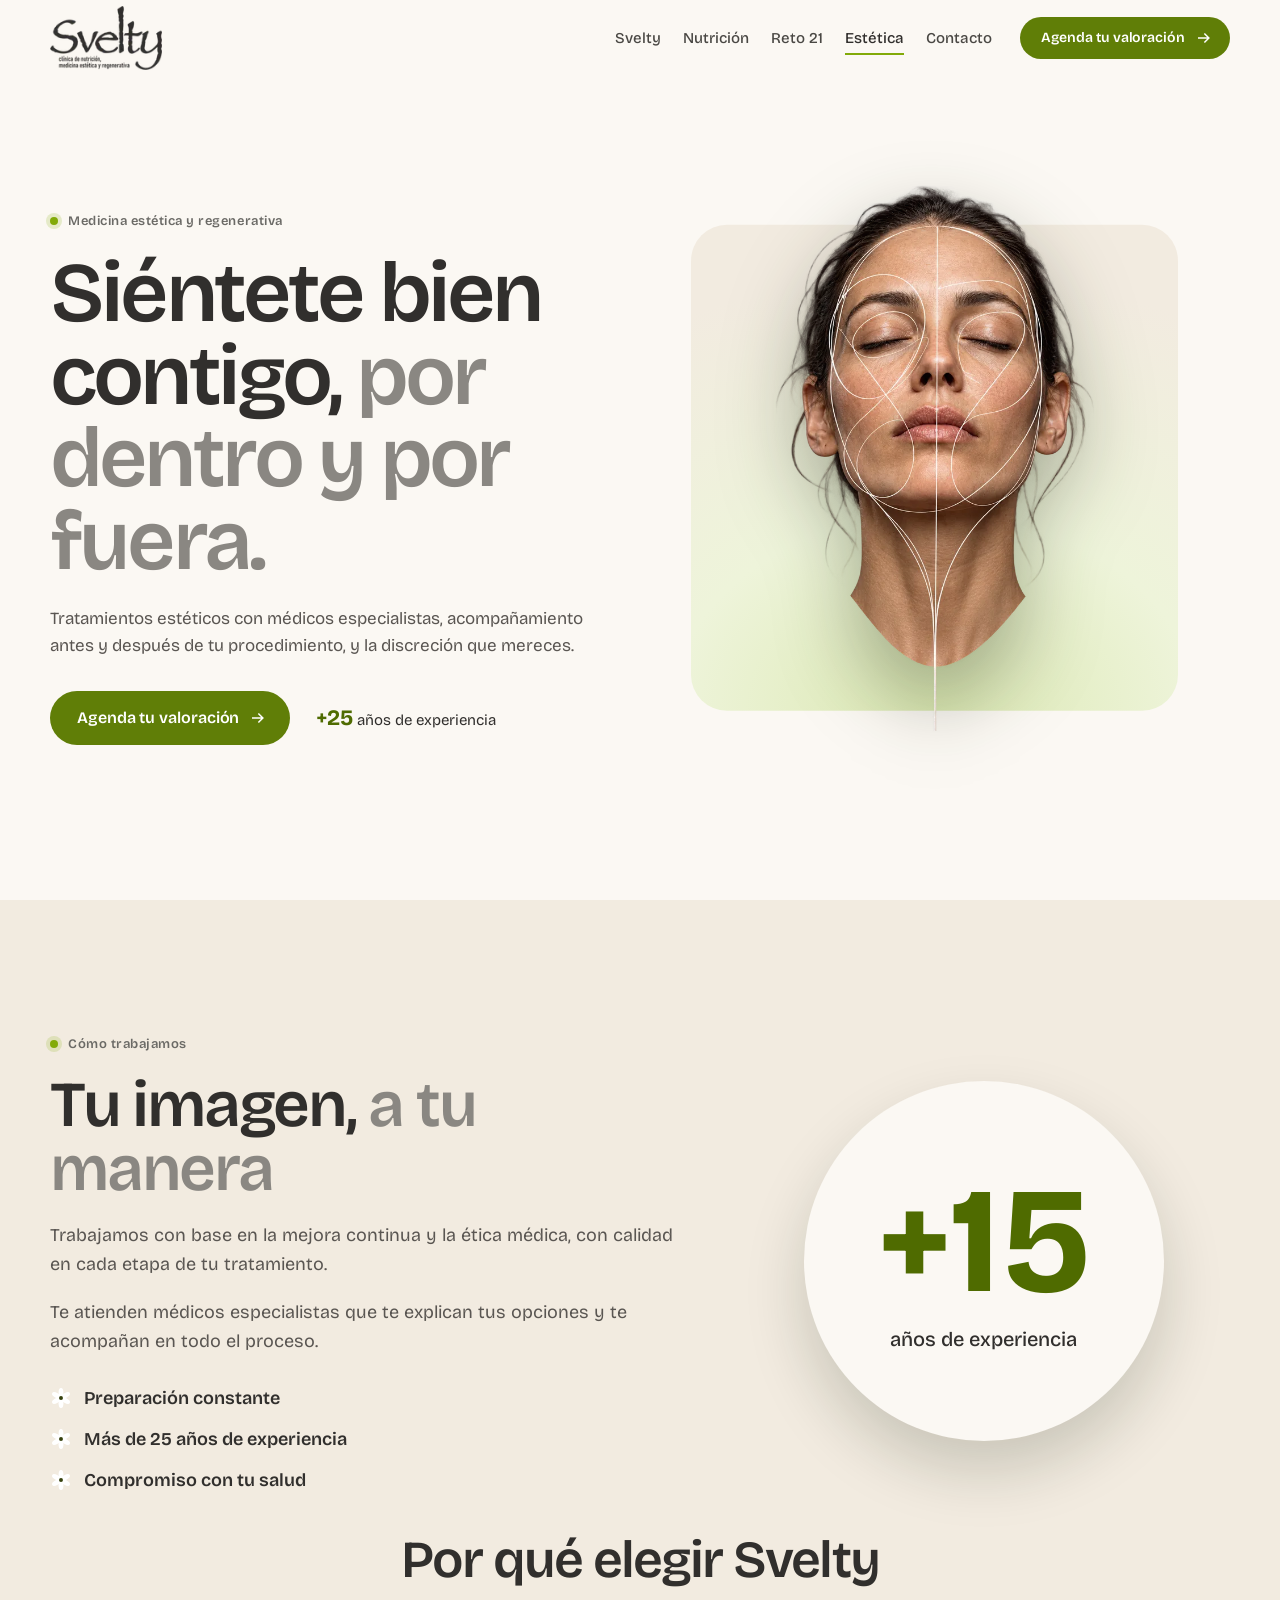
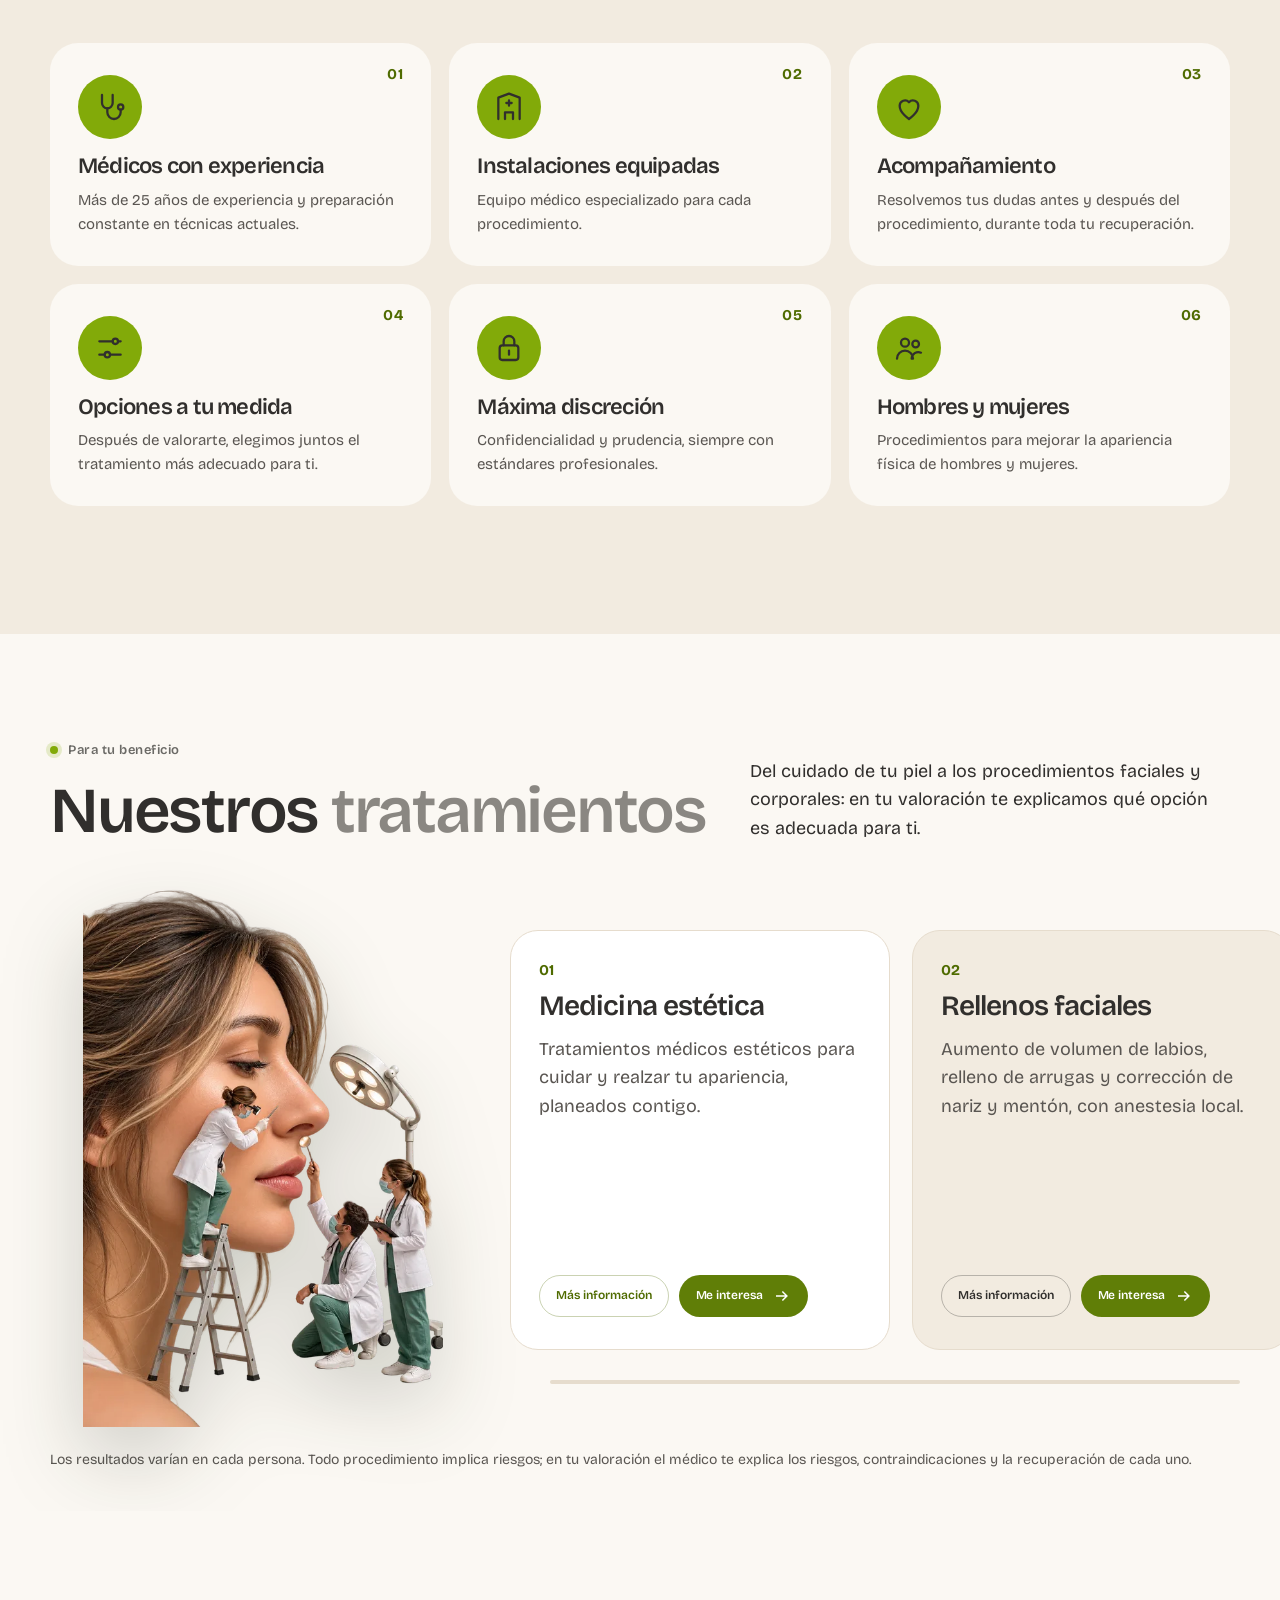
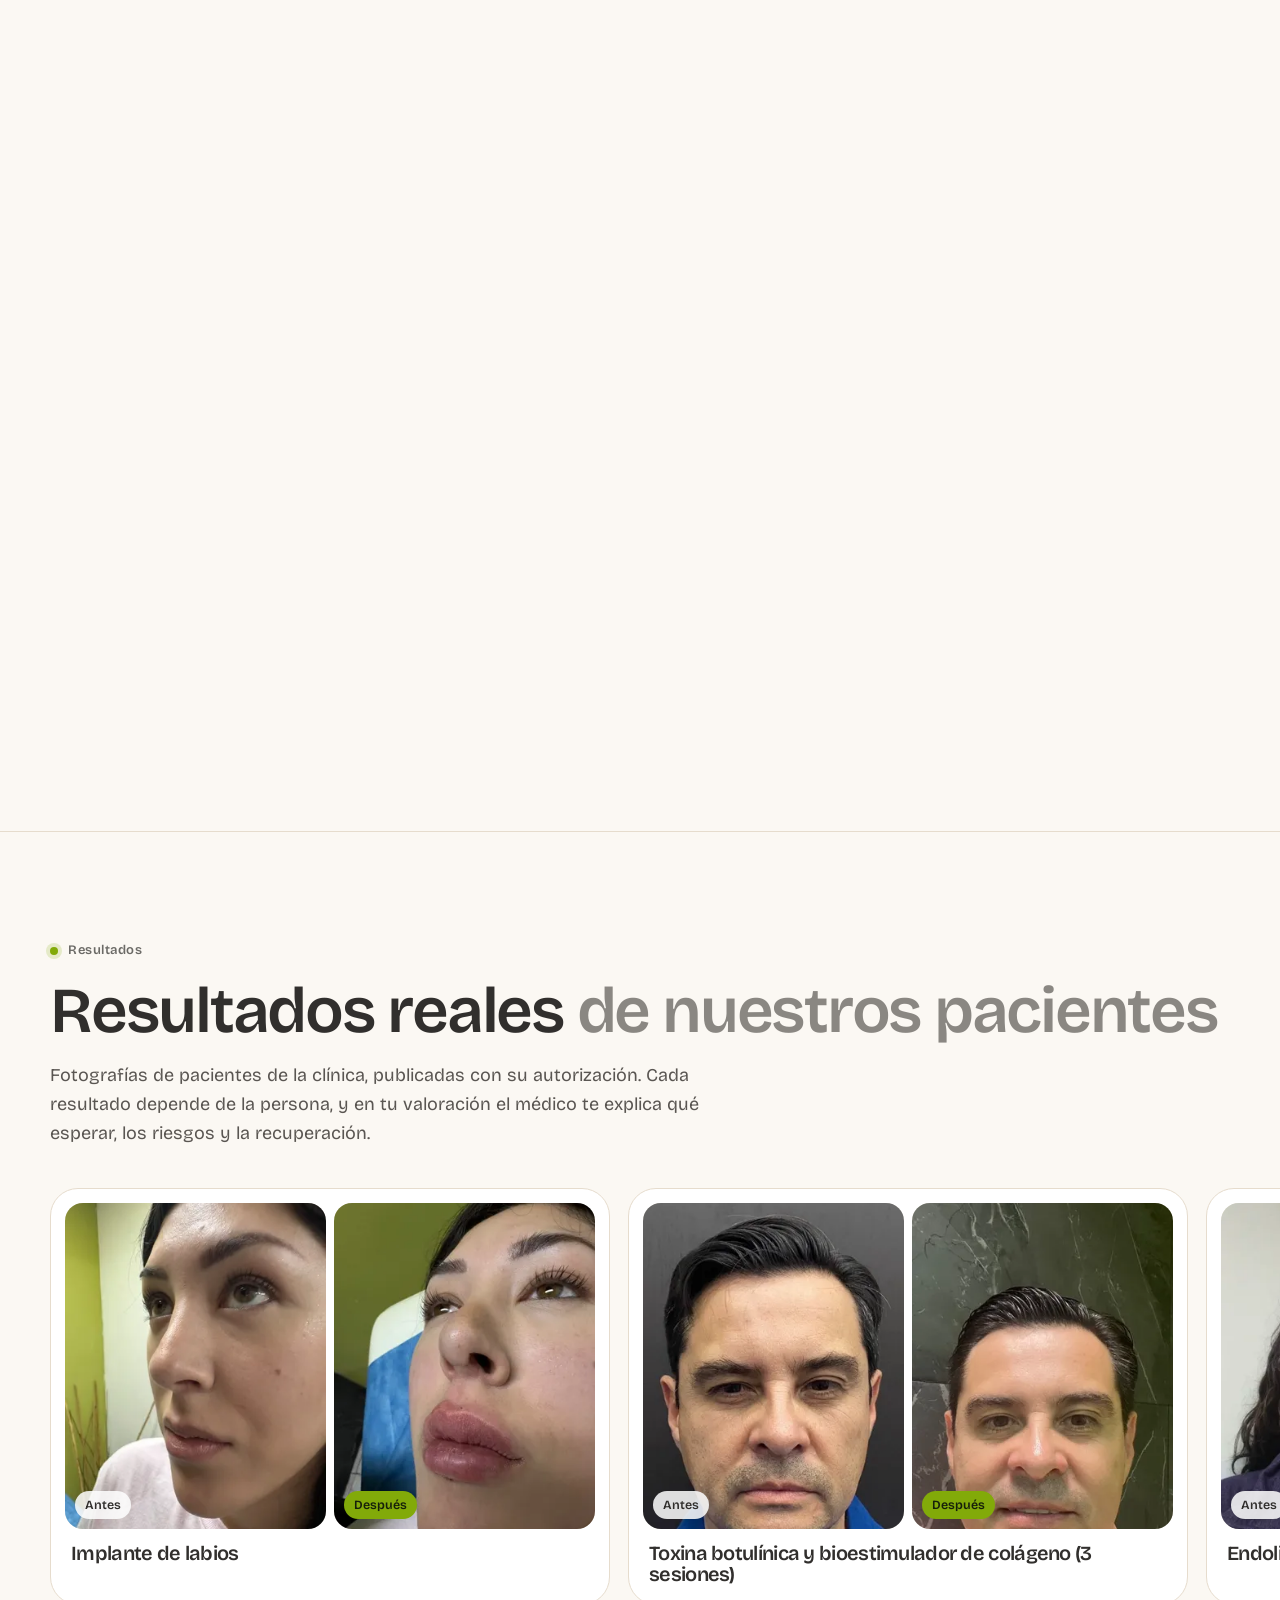
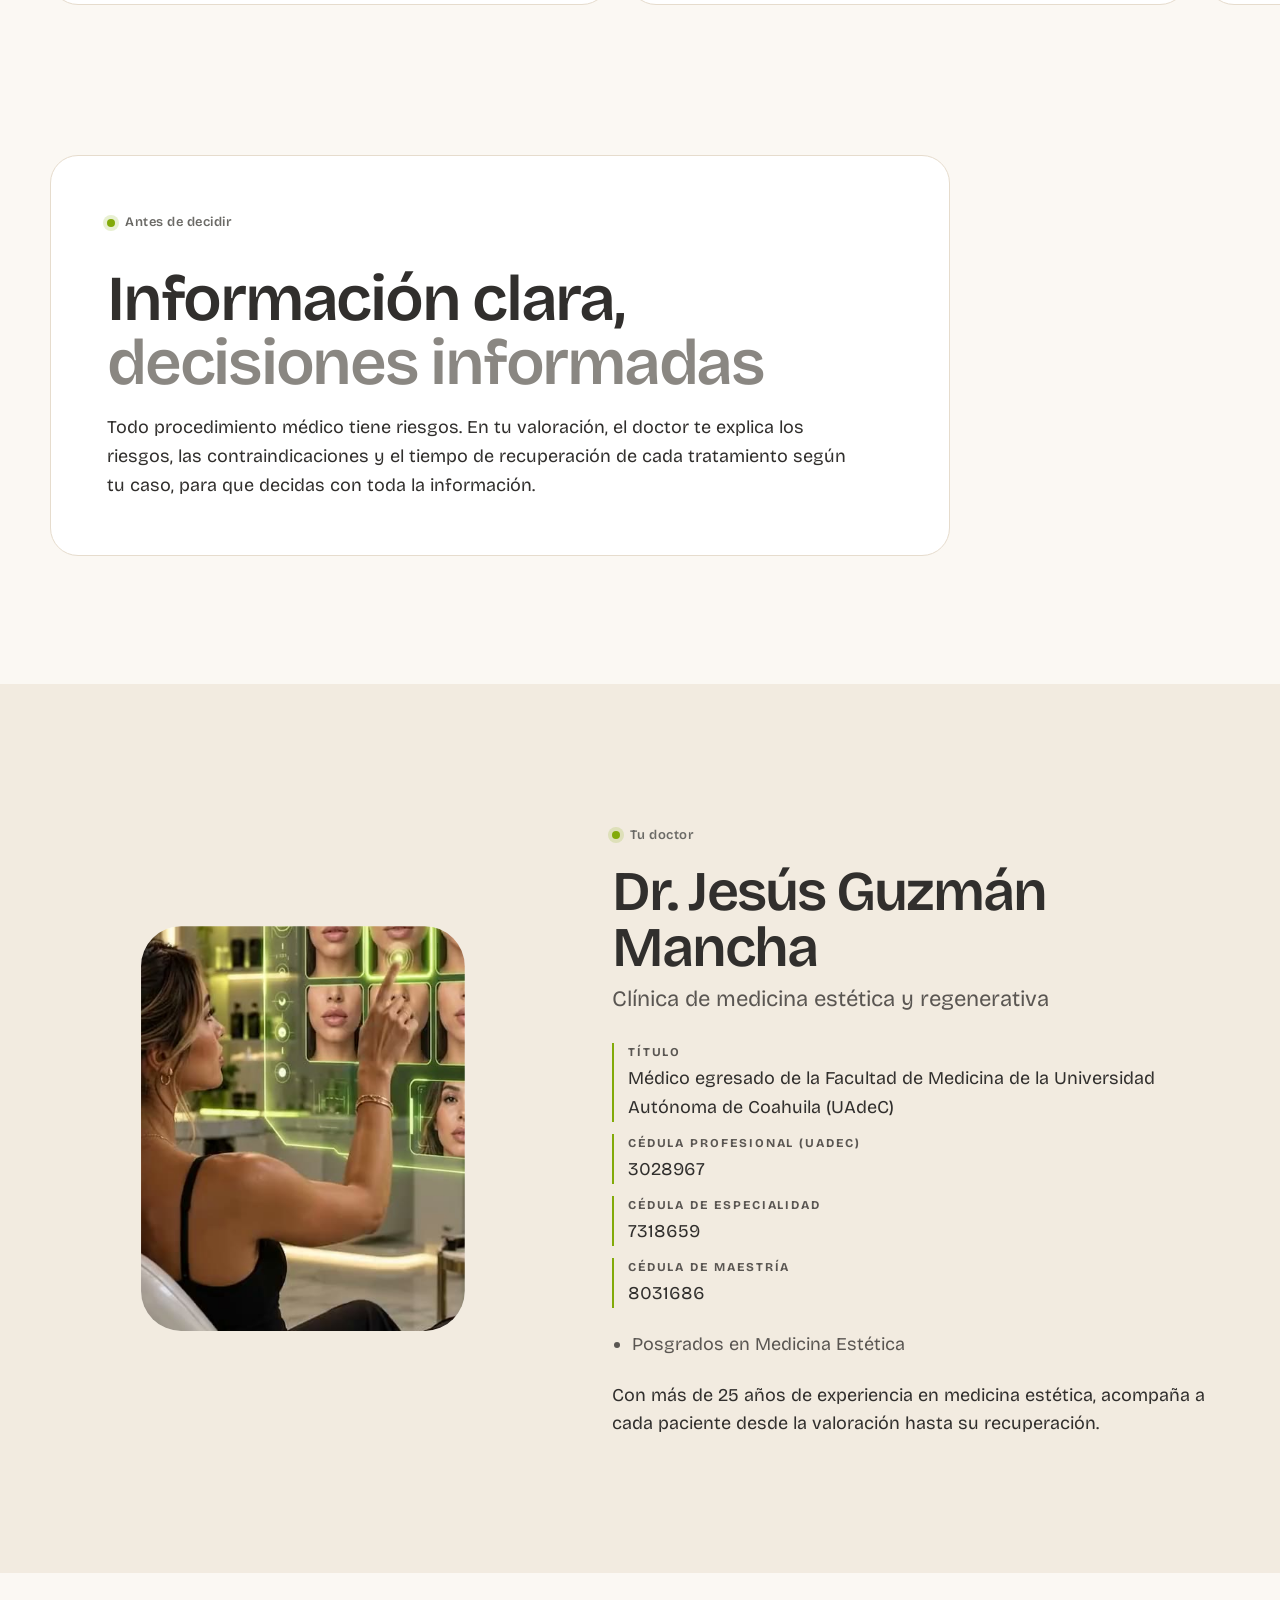
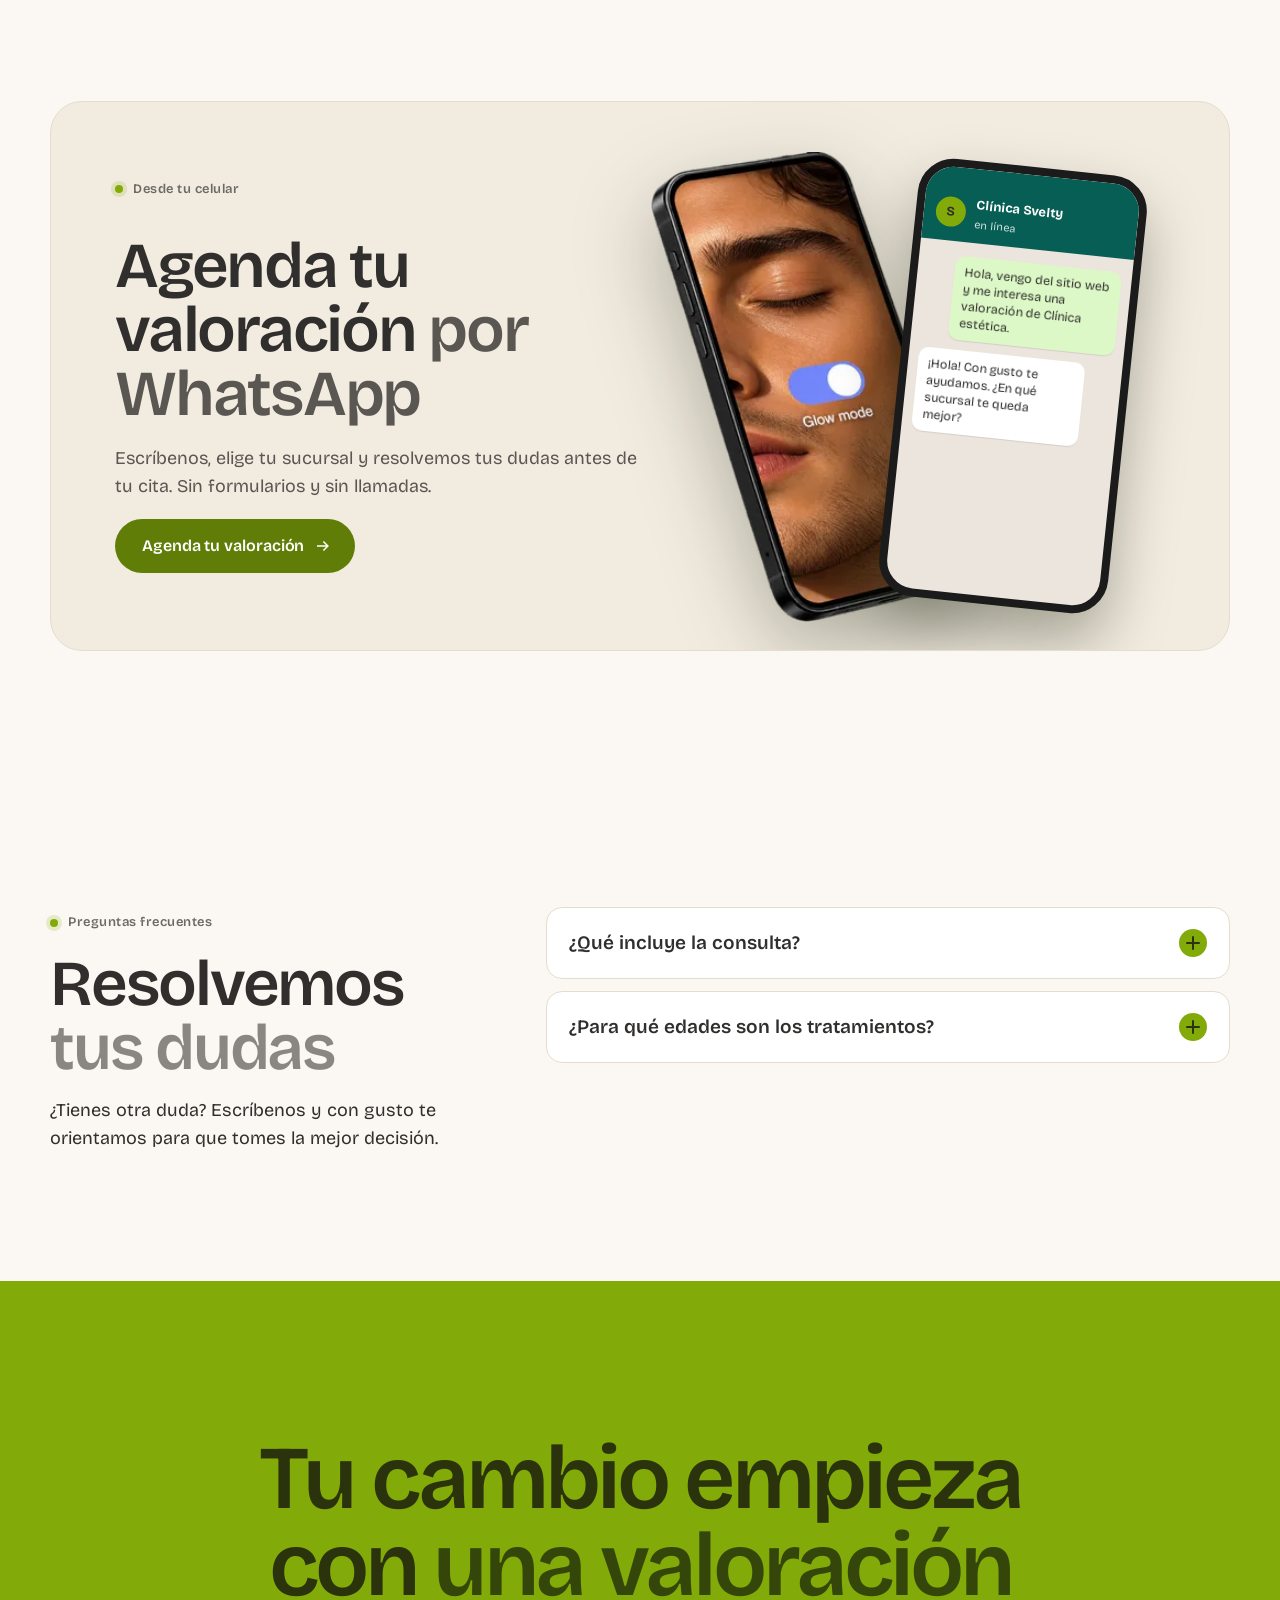
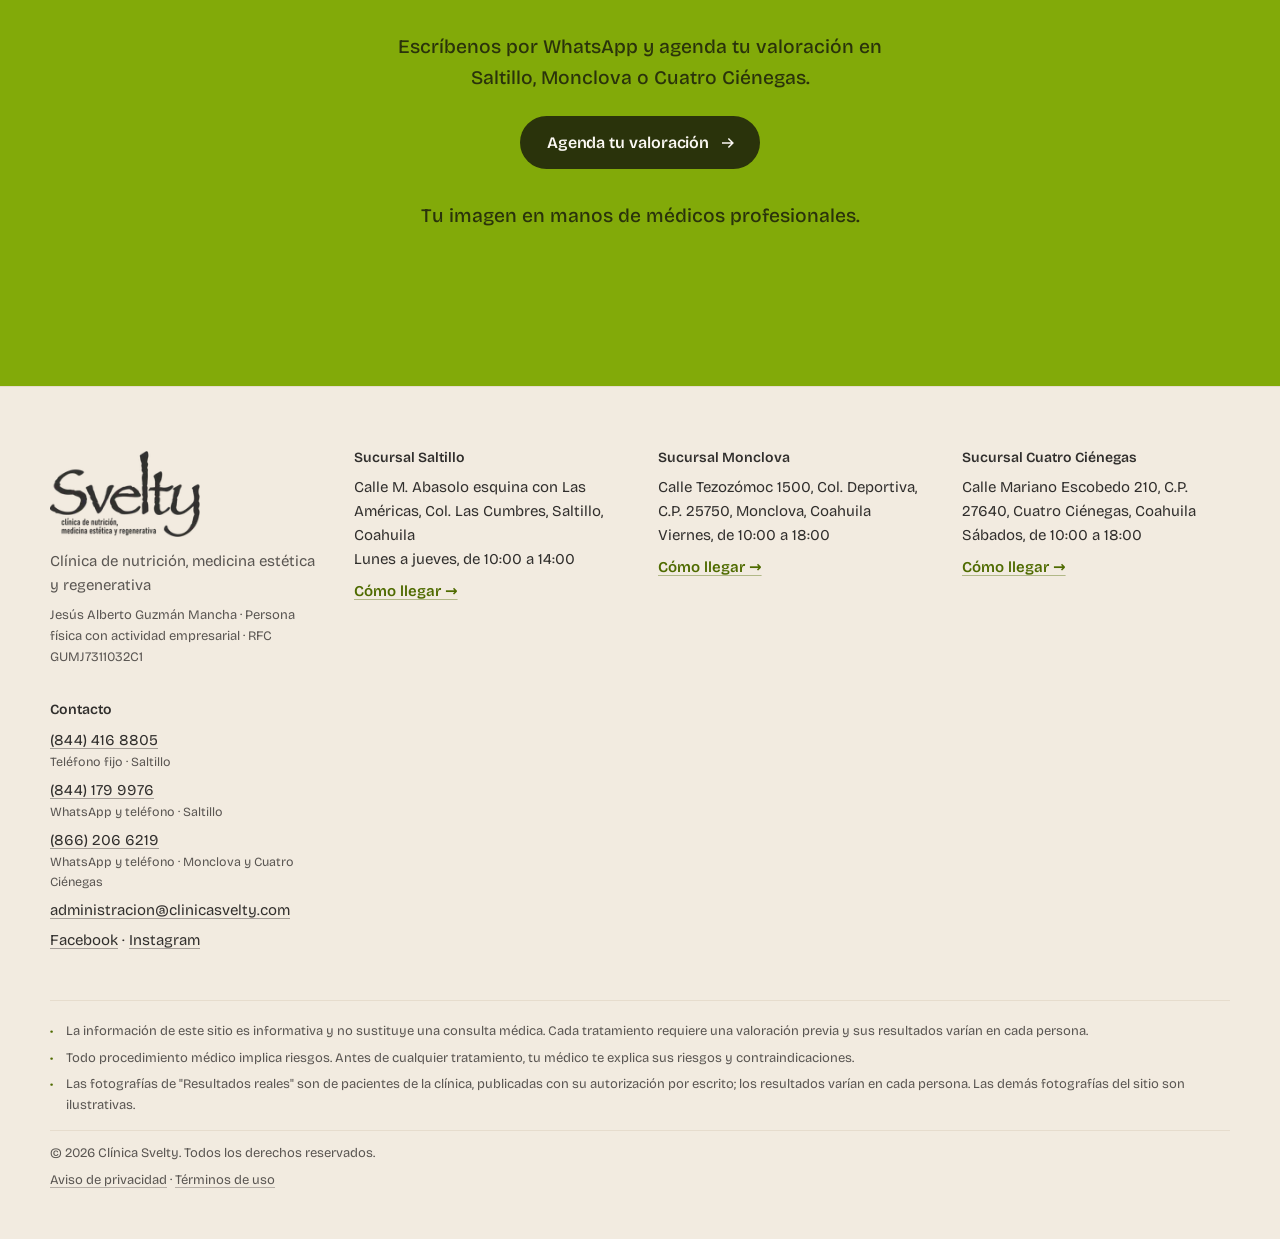
<file: estetica/index.html>
<!DOCTYPE html><html lang="es-MX" data-astro-cid-hkbrpulz><head><meta charset="utf-8"><meta name="viewport" content="width=device-width, initial-scale=1, viewport-fit=cover"><title>Medicina estética y regenerativa en Saltillo, Monclova y Cuatro Ciénegas | Clínica Svelty</title><meta name="description" content="Rellenos faciales, toxina botulínica, bioestimuladores, láser CO2 fraccionado, blefaroplastia, lipoescultura y más con el Dr. Jesús Guzmán Mancha. Agenda tu valoración por WhatsApp."><link rel="canonical" href="https://clinicasvelty.com/estetica/"><meta name="theme-color" content="#FFFFFF"><link rel="icon" href="/favicon.png" type="image/png"><meta property="og:type" content="website"><meta property="og:locale" content="es_MX"><meta property="og:site_name" content="Clínica Svelty"><meta property="og:title" content="Medicina estética y regenerativa en Saltillo, Monclova y Cuatro Ciénegas | Clínica Svelty"><meta property="og:description" content="Rellenos faciales, toxina botulínica, bioestimuladores, láser CO2 fraccionado, blefaroplastia, lipoescultura y más con el Dr. Jesús Guzmán Mancha. Agenda tu valoración por WhatsApp."><meta property="og:url" content="https://clinicasvelty.com/estetica/"><meta property="og:image" content="https://clinicasvelty.com/og-svelty.jpg"><meta property="og:image:secure_url" content="https://clinicasvelty.com/og-svelty.jpg"><meta property="og:image:type" content="image/jpeg"><meta property="og:image:width" content="1200"><meta property="og:image:height" content="630"><meta property="og:image:alt" content="Clínica Svelty: nutrición, bariatría y medicina estética en Saltillo, Monclova y Cuatro Ciénegas"><meta name="twitter:card" content="summary_large_image"><meta name="twitter:image" content="https://clinicasvelty.com/og-svelty.jpg"><script type="application/ld+json">[{"@context":"https://schema.org","@type":"MedicalClinic","name":"Clínica Svelty","url":"https://clinicasvelty.com/","telephone":"+528441799976","email":"administracion@clinicasvelty.com","sameAs":["https://www.facebook.com/Svelty-350867764945192","https://www.instagram.com/clinicasvelty/"],"department":[{"@type":"MedicalClinic","name":"Clínica Svelty Saltillo","address":{"@type":"PostalAddress","streetAddress":"Calle M. Abasolo esquina con Las Américas, Col. Las Cumbres, Saltillo, Coahuila","addressLocality":"Saltillo","addressRegion":"Coahuila","addressCountry":"MX"},"hasMap":"https://maps.app.goo.gl/13cggZ9k2c9Fe6LT8","telephone":"+528441799976"},{"@type":"MedicalClinic","name":"Clínica Svelty Monclova","address":{"@type":"PostalAddress","streetAddress":"Calle Tezozómoc 1500, Col. Deportiva, C.P. 25750, Monclova, Coahuila","addressLocality":"Monclova","addressRegion":"Coahuila","addressCountry":"MX"},"hasMap":"https://maps.app.goo.gl/36n8ebuC1mjUKLqo8","telephone":"+528662066219","geo":{"@type":"GeoCoordinates","latitude":26.903991,"longitude":-101.446039}},{"@type":"MedicalClinic","name":"Clínica Svelty Cuatro Ciénegas","address":{"@type":"PostalAddress","streetAddress":"Calle Mariano Escobedo 210, C.P. 27640, Cuatro Ciénegas, Coahuila","addressLocality":"Cuatro Ciénegas","addressRegion":"Coahuila","addressCountry":"MX"},"hasMap":"https://www.google.com/maps/search/?api=1&query=Calle%20Mariano%20Escobedo%20210%2C%2027640%20Cuatro%20Ci%C3%A9negas%2C%20Coahuila","telephone":"+528662066219"}]},{"@context":"https://schema.org","@type":"Physician","name":"Dr. Jesús Guzmán Mancha","description":"Médico egresado de la Facultad de Medicina de la Universidad Autónoma de Coahuila (UAdeC). Clínica estética.","identifier":[{"@type":"PropertyValue","name":"Cédula profesional (UAdeC)","value":"3028967"},{"@type":"PropertyValue","name":"Cédula de especialidad","value":"7318659"},{"@type":"PropertyValue","name":"Cédula de maestría","value":"8031686"}],"worksFor":{"@type":"MedicalClinic","name":"Clínica Svelty"},"areaServed":["Saltillo","Monclova","Cuatro Ciénegas"]},{"@context":"https://schema.org","@type":"FAQPage","mainEntity":[{"@type":"Question","name":"¿Qué incluye la consulta?","acceptedAnswer":{"@type":"Answer","text":"Una evaluación general de tu estado de salud. El médico especialista revisa las opciones para el procedimiento que te interesa y te explica las alternativas. El acompañamiento sigue después de la intervención, con sesiones de seguimiento para verificar tu evolución."}},{"@type":"Question","name":"¿Para qué edades son los tratamientos?","acceptedAnswer":{"@type":"Answer","text":"La mayoría se realizan entre los 18 y los 65 años, siempre que tengas buen estado de salud. En cada caso, la valoración médica define si el tratamiento es adecuado para ti."}}]}]</script><link rel="stylesheet" href="/recursos/Base.DeBKU0O6.css"><style>.hero[data-astro-cid-vyevxk66]{align-items:center;min-height:100svh;padding:110px 0 60px;display:grid;position:relative;overflow:hidden}.hero-fondo[data-astro-cid-vyevxk66]{pointer-events:none;transform-origin:75% 45%;position:absolute;inset:0}.hero-sol[data-astro-cid-vyevxk66]{aspect-ratio:1;background:radial-gradient(120% 90% at 50% 100%, #dce9b4 0%, #eef4da 45%, var(--superficie) 100%);border-radius:36px;width:min(44vw,680px);position:absolute;top:52%;right:3vw;translate:0 -50%}.hero-visual[data-astro-cid-vyevxk66]{position:absolute;inset:0}.hero[data-astro-cid-vyevxk66]:not(.con-visual){min-height:0;padding:clamp(130px,16vw,180px) 0 clamp(24px,4vw,48px)}.hero[data-astro-cid-vyevxk66]:not(.con-visual) .hero-sol[data-astro-cid-vyevxk66]{display:none}.hero[data-astro-cid-vyevxk66]:not(.con-visual) .hero-texto[data-astro-cid-vyevxk66]>[data-astro-cid-vyevxk66],.hero[data-astro-cid-vyevxk66]:not(.con-visual) h1[data-astro-cid-vyevxk66]{max-width:760px}.con-visual[data-astro-cid-vyevxk66] .hero-sol[data-astro-cid-vyevxk66]{width:min(38vw,600px);right:8vw}.con-video[data-astro-cid-vyevxk66] .hero-sol[data-astro-cid-vyevxk66]{aspect-ratio:9/13;background:0 0;border-radius:0;width:min(34vw,470px);right:9vw}.hero-video[data-astro-cid-vyevxk66]{object-fit:cover;object-position:50% 60%;width:100%;height:100%;position:absolute;inset:0;-webkit-mask-image:radial-gradient(70% 62% at 50% 52%,#000 62%,#0000 100%);mask-image:radial-gradient(70% 62% at 50% 52%,#000 62%,#0000 100%)}.hero[data-astro-cid-vyevxk66] .a{position:absolute}.hero[data-astro-cid-vyevxk66] .a1{width:130px;top:18%;right:38vw;rotate:-30deg}.hero[data-astro-cid-vyevxk66] .a2{width:120px;bottom:10%;right:4vw}.hero[data-astro-cid-vyevxk66] .a3{width:90px;top:16%;right:8vw;rotate:40deg}.hero[data-astro-cid-vyevxk66] .a4{width:70px;bottom:16%;right:40vw}.hero[data-astro-cid-vyevxk66] .a5{width:110px;top:60%;right:22vw;rotate:160deg}.hero-texto[data-astro-cid-vyevxk66]{z-index:2;position:relative}.hero-texto[data-astro-cid-vyevxk66]>[data-astro-cid-vyevxk66]{max-width:min(560px,48vw)}.hero[data-astro-cid-vyevxk66] h1[data-astro-cid-vyevxk66]{letter-spacing:-.045em;color:var(--gris);max-width:min(640px,50vw);margin-top:18px;font-size:clamp(46px,6.6vw,96px);line-height:.98}.hero[data-astro-cid-vyevxk66] h1[data-astro-cid-vyevxk66] .it{color:var(--tinta-tenue)}.hero-p[data-astro-cid-vyevxk66]{max-width:38ch;color:var(--tinta-suave);margin-top:22px;font-size:clamp(17px,1.3vw,19px)}.hero-cta[data-astro-cid-vyevxk66]{flex-wrap:wrap;align-items:center;gap:18px 26px;margin-top:32px;display:flex}.hero-dato[data-astro-cid-vyevxk66]{font-size:15px}.hero-dato[data-astro-cid-vyevxk66] b[data-astro-cid-vyevxk66]{color:var(--verde-texto);font-size:22px}@media (width<=760px){.hero[data-astro-cid-vyevxk66]{align-items:start;min-height:0;padding-top:calc(84px + 64vw)}.hero-texto[data-astro-cid-vyevxk66]>[data-astro-cid-vyevxk66],.hero[data-astro-cid-vyevxk66] h1[data-astro-cid-vyevxk66]{max-width:none}.hero[data-astro-cid-vyevxk66] h1[data-astro-cid-vyevxk66]{font-size:clamp(44px,12.5vw,64px)}.hero-sol[data-astro-cid-vyevxk66]{width:72vw;top:76px;right:-16vw;translate:none}.con-visual[data-astro-cid-vyevxk66] .hero-sol[data-astro-cid-vyevxk66]{width:78vw;right:11vw}.con-visual[data-astro-cid-vyevxk66]{padding-top:calc(110px + 78vw)}.con-video[data-astro-cid-vyevxk66] .hero-sol[data-astro-cid-vyevxk66]{aspect-ratio:9/11;width:76vw;top:70px;right:12vw}.hero[data-astro-cid-vyevxk66].con-video{padding-top:calc(70px + 93vw)}.hero[data-astro-cid-vyevxk66]:not(.con-visual){padding-top:120px}.hero[data-astro-cid-vyevxk66] .a1{width:70px;top:120px;right:56vw}.hero[data-astro-cid-vyevxk66] .a3,.hero[data-astro-cid-vyevxk66] .a4{display:none}.con-visual[data-astro-cid-vyevxk66] .a1{top:90px;left:4vw;right:auto}.hero[data-astro-cid-vyevxk66] .a2{width:64px;top:calc(40px + 58vw);bottom:auto;right:4vw}.hero[data-astro-cid-vyevxk66] .a5{width:54px;top:calc(30px + 44vw);right:40vw}}
.enfoque-in[data-astro-cid-6nezmict]{grid-template-columns:1.3fr 1fr;align-items:center;gap:48px;padding-bottom:40px;display:grid}.enfoque-p[data-astro-cid-6nezmict]{max-width:52ch;color:var(--sobre-bloque-suave);margin-top:20px}.rasgos[data-astro-cid-6nezmict]{gap:12px;margin:28px 0 0;padding:0;list-style:none;display:grid}.rasgos[data-astro-cid-6nezmict] li[data-astro-cid-6nezmict]{align-items:center;gap:12px;font-weight:600;display:flex}.rasgos[data-astro-cid-6nezmict] .ico{flex:none;width:22px}.cifra[data-astro-cid-6nezmict]{text-align:center;aspect-ratio:1;background:var(--crema);border-radius:50%;align-content:center;justify-self:center;place-items:center;gap:6px;width:min(360px,80vw);display:grid;box-shadow:0 30px 60px #16200a2e}.cifra-n[data-astro-cid-6nezmict]{color:var(--verde-texto);font-size:clamp(80px,12vw,150px);font-weight:700;line-height:1}.cifra-t[data-astro-cid-6nezmict]{color:var(--gris);font-size:20px;font-weight:500}@media (width<=860px){.enfoque-in[data-astro-cid-6nezmict]{grid-template-columns:1fr}}.faq[data-astro-cid-gb4nbdvp]{grid-template-columns:.8fr 1.2fr;align-items:start;gap:40px;display:grid}.faq-p[data-astro-cid-gb4nbdvp]{margin-top:16px}.faq-lista[data-astro-cid-gb4nbdvp]{gap:12px;display:grid}.faq-item[data-astro-cid-gb4nbdvp]{background:var(--blanco);border-radius:var(--r-s);border:1px solid var(--linea);transition:border-color .2s}.faq-item[data-astro-cid-gb4nbdvp][open]{border-color:var(--verde)}.faq-item[data-astro-cid-gb4nbdvp] summary[data-astro-cid-gb4nbdvp]{cursor:pointer;color:var(--gris);justify-content:space-between;align-items:center;gap:16px;padding:20px 22px;font-size:19px;font-weight:600;list-style:none;display:flex}.faq-item[data-astro-cid-gb4nbdvp] summary[data-astro-cid-gb4nbdvp]::-webkit-details-marker{display:none}.faq-mas[data-astro-cid-gb4nbdvp]{background:var(--verde);border-radius:50%;flex:none;width:28px;height:28px;position:relative}.faq-mas[data-astro-cid-gb4nbdvp]:before,.faq-mas[data-astro-cid-gb4nbdvp]:after{content:"";background:var(--olivo-2);border-radius:2px;position:absolute;inset:13px 7px}.faq-mas[data-astro-cid-gb4nbdvp]:after{transition:rotate .3s;rotate:90deg}.faq-item[data-astro-cid-gb4nbdvp][open] .faq-mas[data-astro-cid-gb4nbdvp]:after{rotate:0deg}.faq-r[data-astro-cid-gb4nbdvp]{gap:10px;padding:0 22px 20px;display:grid}@media (width<=860px){.faq[data-astro-cid-gb4nbdvp]{grid-template-columns:1fr}}
</style><link rel="stylesheet" href="/recursos/FichaDoctor.Dl16C-r3.css"><style>.cierre[data-astro-cid-qreezy6w]{background:var(--verde);color:var(--olivo-2);text-align:center;padding:clamp(90px,12vw,160px) 0;position:relative;overflow:hidden}.cierre-in[data-astro-cid-qreezy6w]{justify-items:center;gap:22px;display:grid;position:relative}.cierre[data-astro-cid-qreezy6w] h2[data-astro-cid-qreezy6w]{letter-spacing:-.045em;max-width:14ch;font-size:clamp(42px,7vw,96px);line-height:.98}.cierre[data-astro-cid-qreezy6w] h2[data-astro-cid-qreezy6w] .it{color:#16200ab8}.cierre[data-astro-cid-qreezy6w] p[data-astro-cid-qreezy6w]{max-width:40ch;font-size:clamp(18px,1.5vw,21px);font-weight:500}.cierre-lema[data-astro-cid-qreezy6w]{margin-top:10px;font-size:clamp(20px,2vw,26px)}.cierre[data-astro-cid-qreezy6w] .btn-oscuro{background:var(--olivo-2);color:var(--crema)}.cierre[data-astro-cid-qreezy6w] .c-a1{opacity:.5;width:180px;position:absolute;bottom:-30px;left:-40px;rotate:20deg}.cierre[data-astro-cid-qreezy6w] .c-a2{opacity:.6;width:110px;position:absolute;top:30px;right:6vw}
</style><link rel="stylesheet" href="/recursos/estetica.Nx6doJ2d.css"><link rel="stylesheet" href="/recursos/BannerCelular.pZn55xlZ.css"></head><body data-area="estetica" data-astro-cid-hkbrpulz><a class="saltar" href="#contenido" data-astro-cid-hkbrpulz>Saltar al contenido</a><header class="enc" data-encabezado data-astro-cid-ocp5e6q2><div class="enc-in contenedor" data-astro-cid-ocp5e6q2><a class="enc-logo" href="/" aria-label="Clínica Svelty, inicio" data-astro-cid-ocp5e6q2><img src="/recursos/logo-svelty-gris.DXuzaX31_mACIC.webp" alt="Svelty, clínica de nutrición, medicina estética y regenerativa" loading="eager" data-astro-cid-ocp5e6q2="true" decoding="async" width="132" height="76"></a><nav class="enc-nav" aria-label="Principal" id="menu" data-astro-cid-ocp5e6q2><ul data-astro-cid-ocp5e6q2><li data-astro-cid-ocp5e6q2><a href="/" data-astro-cid-ocp5e6q2>Svelty</a></li><li data-astro-cid-ocp5e6q2><a href="/nutricion/" data-astro-cid-ocp5e6q2>Nutrición</a></li><li data-astro-cid-ocp5e6q2><a href="/reto-21/" data-astro-cid-ocp5e6q2>Reto 21</a></li><li data-astro-cid-ocp5e6q2><a href="/estetica/" aria-current="page" data-astro-cid-ocp5e6q2>Estética</a></li><li data-astro-cid-ocp5e6q2><a href="/contacto/" data-astro-cid-ocp5e6q2>Contacto</a></li></ul><a class="btn btn-principal enc-cta" href="https://wa.me/528441799976?text=Hola%2C%20vengo%20del%20sitio%20web%20y%20me%20interesa%20*una%20valoraci%C3%B3n%20de%20Cl%C3%ADnica%20est%C3%A9tica*." data-agenda="una valoración de Clínica estética" target="_blank" rel="noopener">Agenda tu valoración<svg width="18" height="18" viewBox="0 0 24 24" aria-hidden="true"><path fill="currentColor" d="M13.2 5.3 19.9 12l-6.7 6.7-1.4-1.4 4.3-4.3H4v-2h12.1l-4.3-4.3z"></path></svg></a></nav><button class="enc-menu" aria-expanded="false" aria-controls="menu" data-menu data-astro-cid-ocp5e6q2><span class="sr-only" data-astro-cid-ocp5e6q2>Abrir menú</span><span data-astro-cid-ocp5e6q2></span><span data-astro-cid-ocp5e6q2></span></button></div></header><main id="contenido" data-astro-cid-hkbrpulz><section class="hero con-visual" data-hero data-astro-cid-vyevxk66><div class="hero-fondo" data-hero-fondo data-astro-cid-vyevxk66><div class="hero-sol" data-astro-cid-vyevxk66><div class="hero-visual" data-astro-cid-vyevxk66><div class="rostro" data-astro-cid-r6q7cxyr><div class="rostro-flota" data-rostro data-astro-cid-r6q7cxyr><img src="/recursos/rostro-lineas.CJmQR5-z_ZtIYls.webp" srcset="/recursos/rostro-lineas.CJmQR5-z_dExHK.webp 360w, /recursos/rostro-lineas.CJmQR5-z_Z1H5Nqw.webp 560w, /recursos/rostro-lineas.CJmQR5-z_Z1GNle9.webp 760w" alt="Rostro de mujer con líneas de proporción facial" sizes="(max-width: 760px) 60vw, 30vw" loading="eager" data-astro-cid-r6q7cxyr="true" decoding="async" width="896" height="1536" class="r-img"><span class="r-luz" aria-hidden="true" style="--mascara:url(/recursos/rostro-lineas.CJmQR5-z_Z1H5Nqw.webp)" data-astro-cid-r6q7cxyr></span></div></div></div></div><svg class="adorno a a1" viewBox="0 0 100 100" aria-hidden="true" data-parallax="0.5" style><g fill="var(--verde)"><path d="M50 4C22 20 10 48 18 78c3 10 10 16 18 18 2-26 10-48 26-66-14 20-20 42-20 66 26-6 42-30 40-58C80 22 66 10 50 4Z"></path></g></svg><svg class="adorno a a3" viewBox="0 0 100 100" aria-hidden="true" data-parallax="0.7" style><g fill="var(--olivo)"><path d="M50 4C22 20 10 48 18 78c3 10 10 16 18 18 2-26 10-48 26-66-14 20-20 42-20 66 26-6 42-30 40-58C80 22 66 10 50 4Z"></path></g></svg></div><div class="contenedor hero-texto" data-hero-texto data-astro-cid-vyevxk66><p class="etiqueta" data-astro-cid-vyevxk66>Medicina estética y regenerativa</p><h1 data-palabras="ya" data-astro-cid-vyevxk66>Siéntete bien contigo, <span class="it" data-astro-cid-vyevxk66>por dentro y por fuera.</span></h1><p class="hero-p" data-aparece="ya" data-astro-cid-vyevxk66>Tratamientos estéticos con médicos especialistas, acompañamiento antes y después de tu procedimiento, y la discreción que mereces.</p><div class="hero-cta" data-aparece="ya" data-astro-cid-vyevxk66><a class="btn btn-principal " href="https://wa.me/528441799976?text=Hola%2C%20vengo%20del%20sitio%20web%20y%20me%20interesa%20*una%20valoraci%C3%B3n%20de%20Cl%C3%ADnica%20est%C3%A9tica*." data-agenda="una valoración de Clínica estética" target="_blank" rel="noopener">Agenda tu valoración<svg width="18" height="18" viewBox="0 0 24 24" aria-hidden="true"><path fill="currentColor" d="M13.2 5.3 19.9 12l-6.7 6.7-1.4-1.4 4.3-4.3H4v-2h12.1l-4.3-4.3z"></path></svg></a><span class="hero-dato" data-astro-cid-vyevxk66><b data-astro-cid-vyevxk66>+25</b> años de experiencia</span></div></div></section><svg class="onda" viewBox="0 0 1440 90" preserveAspectRatio="none" aria-hidden="true" style="background:transparent;"><path data-onda fill="var(--bloque)" d="M0,52 C180,18 360,10 540,34 C720,58 900,86 1080,70 C1260,54 1350,30 1440,40 L1440,90 L0,90 Z"></path></svg><section class="oscuro" data-astro-cid-k45m2dat><div class="contenedor seccion enfoque-in" data-astro-cid-6nezmict><div data-astro-cid-6nezmict><p class="etiqueta">Cómo trabajamos</p><h2 class="titulo-seccion " data-palabras>Tu imagen, <span class="it">a tu manera</span></h2><p class="enfoque-p" data-aparece data-astro-cid-6nezmict>Trabajamos con base en la mejora continua y la ética médica, con calidad en cada etapa de tu tratamiento.</p><p class="enfoque-p" data-aparece data-astro-cid-6nezmict>Te atienden médicos especialistas que te explican tus opciones y te acompañan en todo el proceso.</p><ul class="rasgos" data-astro-cid-6nezmict><li data-aparece data-astro-cid-6nezmict><svg class="adorno ico" viewBox="0 0 100 100" aria-hidden="true" style><g fill="var(--blanco)"><ellipse cx="50" cy="26" rx="11" ry="22" transform="rotate(0 50 50)"></ellipse><ellipse cx="50" cy="26" rx="11" ry="22" transform="rotate(60 50 50)"></ellipse><ellipse cx="50" cy="26" rx="11" ry="22" transform="rotate(120 50 50)"></ellipse><ellipse cx="50" cy="26" rx="11" ry="22" transform="rotate(180 50 50)"></ellipse><ellipse cx="50" cy="26" rx="11" ry="22" transform="rotate(240 50 50)"></ellipse><ellipse cx="50" cy="26" rx="11" ry="22" transform="rotate(300 50 50)"></ellipse><circle cx="50" cy="50" r="9" fill="var(--olivo)"></circle></g></svg>Preparación constante</li><li data-aparece data-astro-cid-6nezmict><svg class="adorno ico" viewBox="0 0 100 100" aria-hidden="true" style><g fill="var(--blanco)"><ellipse cx="50" cy="26" rx="11" ry="22" transform="rotate(0 50 50)"></ellipse><ellipse cx="50" cy="26" rx="11" ry="22" transform="rotate(60 50 50)"></ellipse><ellipse cx="50" cy="26" rx="11" ry="22" transform="rotate(120 50 50)"></ellipse><ellipse cx="50" cy="26" rx="11" ry="22" transform="rotate(180 50 50)"></ellipse><ellipse cx="50" cy="26" rx="11" ry="22" transform="rotate(240 50 50)"></ellipse><ellipse cx="50" cy="26" rx="11" ry="22" transform="rotate(300 50 50)"></ellipse><circle cx="50" cy="50" r="9" fill="var(--olivo)"></circle></g></svg>Más de 25 años de experiencia</li><li data-aparece data-astro-cid-6nezmict><svg class="adorno ico" viewBox="0 0 100 100" aria-hidden="true" style><g fill="var(--blanco)"><ellipse cx="50" cy="26" rx="11" ry="22" transform="rotate(0 50 50)"></ellipse><ellipse cx="50" cy="26" rx="11" ry="22" transform="rotate(60 50 50)"></ellipse><ellipse cx="50" cy="26" rx="11" ry="22" transform="rotate(120 50 50)"></ellipse><ellipse cx="50" cy="26" rx="11" ry="22" transform="rotate(180 50 50)"></ellipse><ellipse cx="50" cy="26" rx="11" ry="22" transform="rotate(240 50 50)"></ellipse><ellipse cx="50" cy="26" rx="11" ry="22" transform="rotate(300 50 50)"></ellipse><circle cx="50" cy="50" r="9" fill="var(--olivo)"></circle></g></svg>Compromiso con tu salud</li></ul></div><div class="cifra" data-aparece data-astro-cid-6nezmict><span class="cifra-n" data-astro-cid-6nezmict>+<span data-contar="15" data-astro-cid-6nezmict>15</span></span><span class="cifra-t" data-astro-cid-6nezmict>años de experiencia</span></div></div><div class="contenedor destacamos" data-astro-cid-k45m2dat><h2 class="destacamos-t" data-astro-cid-k45m2dat>Por qué elegir Svelty</h2><div class="ti" data-astro-cid-vnzreoi6><article class="ti-card" data-aparece data-astro-cid-vnzreoi6><span class="ti-ico" aria-hidden="true" data-astro-cid-vnzreoi6><svg viewBox="0 0 24 24" width="32" height="32" fill="none" stroke="currentColor" stroke-width="1.7" stroke-linecap="round" stroke-linejoin="round" data-astro-cid-vnzreoi6><path d="M6 3v6a4 4 0 0 0 8 0V3"/><path d="M10 13v3a5 5 0 0 0 10 0v-2"/><circle cx="20" cy="12" r="2"/></svg></span><span class="ti-num" aria-hidden="true" data-astro-cid-vnzreoi6>01</span><h3 data-astro-cid-vnzreoi6>Médicos con experiencia</h3><p data-astro-cid-vnzreoi6>Más de 25 años de experiencia y preparación constante en técnicas actuales.</p></article><article class="ti-card" data-aparece data-astro-cid-vnzreoi6><span class="ti-ico" aria-hidden="true" data-astro-cid-vnzreoi6><svg viewBox="0 0 24 24" width="32" height="32" fill="none" stroke="currentColor" stroke-width="1.7" stroke-linecap="round" stroke-linejoin="round" data-astro-cid-vnzreoi6><path d="M4 21V5l8-3 8 3v16"/><path d="M9 21v-5h6v5"/><path d="M12 7v4M10 9h4"/></svg></span><span class="ti-num" aria-hidden="true" data-astro-cid-vnzreoi6>02</span><h3 data-astro-cid-vnzreoi6>Instalaciones equipadas</h3><p data-astro-cid-vnzreoi6>Equipo médico especializado para cada procedimiento.</p></article><article class="ti-card" data-aparece data-astro-cid-vnzreoi6><span class="ti-ico" aria-hidden="true" data-astro-cid-vnzreoi6><svg viewBox="0 0 24 24" width="32" height="32" fill="none" stroke="currentColor" stroke-width="1.7" stroke-linecap="round" stroke-linejoin="round" data-astro-cid-vnzreoi6><path d="M12 21s-7-4.5-7-10a4 4 0 0 1 7-2.6A4 4 0 0 1 19 11c0 5.5-7 10-7 10z"/></svg></span><span class="ti-num" aria-hidden="true" data-astro-cid-vnzreoi6>03</span><h3 data-astro-cid-vnzreoi6>Acompañamiento</h3><p data-astro-cid-vnzreoi6>Resolvemos tus dudas antes y después del procedimiento, durante toda tu recuperación.</p></article><article class="ti-card" data-aparece data-astro-cid-vnzreoi6><span class="ti-ico" aria-hidden="true" data-astro-cid-vnzreoi6><svg viewBox="0 0 24 24" width="32" height="32" fill="none" stroke="currentColor" stroke-width="1.7" stroke-linecap="round" stroke-linejoin="round" data-astro-cid-vnzreoi6><path d="M4 7h10M18 7h2M4 17h4M12 17h8"/><circle cx="16" cy="7" r="2"/><circle cx="10" cy="17" r="2"/></svg></span><span class="ti-num" aria-hidden="true" data-astro-cid-vnzreoi6>04</span><h3 data-astro-cid-vnzreoi6>Opciones a tu medida</h3><p data-astro-cid-vnzreoi6>Después de valorarte, elegimos juntos el tratamiento más adecuado para ti.</p></article><article class="ti-card" data-aparece data-astro-cid-vnzreoi6><span class="ti-ico" aria-hidden="true" data-astro-cid-vnzreoi6><svg viewBox="0 0 24 24" width="32" height="32" fill="none" stroke="currentColor" stroke-width="1.7" stroke-linecap="round" stroke-linejoin="round" data-astro-cid-vnzreoi6><rect x="5" y="10" width="14" height="11" rx="2"/><path d="M8 10V7a4 4 0 0 1 8 0v3"/><path d="M12 14v3"/></svg></span><span class="ti-num" aria-hidden="true" data-astro-cid-vnzreoi6>05</span><h3 data-astro-cid-vnzreoi6>Máxima discreción</h3><p data-astro-cid-vnzreoi6>Confidencialidad y prudencia, siempre con estándares profesionales.</p></article><article class="ti-card" data-aparece data-astro-cid-vnzreoi6><span class="ti-ico" aria-hidden="true" data-astro-cid-vnzreoi6><svg viewBox="0 0 24 24" width="32" height="32" fill="none" stroke="currentColor" stroke-width="1.7" stroke-linecap="round" stroke-linejoin="round" data-astro-cid-vnzreoi6><circle cx="9" cy="8" r="3"/><circle cx="17" cy="9" r="2.5"/><path d="M3 20a6 6 0 0 1 12 0M14 20a5 5 0 0 1 7-4.5"/></svg></span><span class="ti-num" aria-hidden="true" data-astro-cid-vnzreoi6>06</span><h3 data-astro-cid-vnzreoi6>Hombres y mujeres</h3><p data-astro-cid-vnzreoi6>Procedimientos para mejorar la apariencia física de hombres y mujeres.</p></article></div></div></section><svg class="onda" viewBox="0 0 1440 90" preserveAspectRatio="none" aria-hidden="true" style="background:var(--bloque);"><path data-onda fill="var(--crema)" d="M0,52 C180,18 360,10 540,34 C720,58 900,86 1080,70 C1260,54 1350,30 1440,40 L1440,90 L0,90 Z"></path></svg><section class="servicios con-imagen" data-carril data-astro-cid-yiqwkrir><div class="contenedor serv-cab" data-astro-cid-yiqwkrir><div data-astro-cid-yiqwkrir><p class="etiqueta">Para tu beneficio</p><h2 class="titulo-seccion " data-palabras>Nuestros <span class="it">tratamientos</span></h2></div><p class="serv-intro" data-astro-cid-yiqwkrir>Del cuidado de tu piel a los procedimientos faciales y corporales: en tu valoración te explicamos qué opción es adecuada para ti.</p></div><div class="serv-cuerpo" data-astro-cid-yiqwkrir><div class="serv-foto" data-serv-foto data-astro-cid-yiqwkrir><img src="/recursos/servicios-esteticos.Otw6ZCya_ZkbiVR.webp" srcset="/recursos/servicios-esteticos.Otw6ZCya_5saLX.webp 360w, /recursos/servicios-esteticos.Otw6ZCya_tGqhi.webp 560w, /recursos/servicios-esteticos.Otw6ZCya_1k2jDh.webp 760w" alt="Ilustración de médicos en miniatura trabajando sobre el rostro de una mujer" sizes="(max-width: 899px) 70vw, 34vw" data-astro-cid-yiqwkrir="true" loading="lazy" decoding="async" width="1024" height="1536"></div><div class="serv-ventana" data-ventana data-astro-cid-yiqwkrir><ol class="serv-pista" data-pista data-astro-cid-yiqwkrir><li class="serv" id="servicio-medicina-estetica" data-astro-cid-yiqwkrir><span class="serv-num" data-astro-cid-yiqwkrir>01</span><h3 data-astro-cid-yiqwkrir>Medicina estética</h3><p data-astro-cid-yiqwkrir>Tratamientos médicos estéticos para cuidar y realzar tu apariencia, planeados contigo.</p><div class="serv-btns" data-astro-cid-yiqwkrir><button class="btn btn-secundario serv-btn" type="button" data-abre="det-medicina-estetica" data-astro-cid-yiqwkrir>Más información</button><a class="btn btn-principal serv-btn" href="https://wa.me/528441799976?text=Hola%2C%20vengo%20del%20sitio%20web%20y%20me%20interesa%20*Medicina%20est%C3%A9tica*." data-agenda="Medicina estética" target="_blank" rel="noopener">Me interesa<svg width="18" height="18" viewBox="0 0 24 24" aria-hidden="true"><path fill="currentColor" d="M13.2 5.3 19.9 12l-6.7 6.7-1.4-1.4 4.3-4.3H4v-2h12.1l-4.3-4.3z"></path></svg></a></div></li><li class="serv" id="servicio-rellenos" data-astro-cid-yiqwkrir><span class="serv-num" data-astro-cid-yiqwkrir>02</span><h3 data-astro-cid-yiqwkrir>Rellenos faciales</h3><p data-astro-cid-yiqwkrir>Aumento de volumen de labios, relleno de arrugas y corrección de nariz y mentón, con anestesia local.</p><div class="serv-btns" data-astro-cid-yiqwkrir><button class="btn btn-secundario serv-btn" type="button" data-abre="det-rellenos" data-astro-cid-yiqwkrir>Más información</button><a class="btn btn-principal serv-btn" href="https://wa.me/528441799976?text=Hola%2C%20vengo%20del%20sitio%20web%20y%20me%20interesa%20*Rellenos%20faciales*." data-agenda="Rellenos faciales" target="_blank" rel="noopener">Me interesa<svg width="18" height="18" viewBox="0 0 24 24" aria-hidden="true"><path fill="currentColor" d="M13.2 5.3 19.9 12l-6.7 6.7-1.4-1.4 4.3-4.3H4v-2h12.1l-4.3-4.3z"></path></svg></a></div></li><li class="serv" id="servicio-bioestimuladores" data-astro-cid-yiqwkrir><span class="serv-num" data-astro-cid-yiqwkrir>03</span><h3 data-astro-cid-yiqwkrir>Bioestimuladores de colágeno</h3><p data-astro-cid-yiqwkrir>Tratamiento inyectable que estimula la producción de colágeno de tu piel para mejorar de forma gradual su firmeza y textura. Los cambios aparecen poco a poco y se valoran en cada caso.</p><div class="serv-btns" data-astro-cid-yiqwkrir><button class="btn btn-secundario serv-btn" type="button" data-abre="det-bioestimuladores" data-astro-cid-yiqwkrir>Más información</button><a class="btn btn-principal serv-btn" href="https://wa.me/528441799976?text=Hola%2C%20vengo%20del%20sitio%20web%20y%20me%20interesa%20*Bioestimuladores%20de%20col%C3%A1geno*." data-agenda="Bioestimuladores de colágeno" target="_blank" rel="noopener">Me interesa<svg width="18" height="18" viewBox="0 0 24 24" aria-hidden="true"><path fill="currentColor" d="M13.2 5.3 19.9 12l-6.7 6.7-1.4-1.4 4.3-4.3H4v-2h12.1l-4.3-4.3z"></path></svg></a></div></li><li class="serv" id="servicio-sculptra" data-astro-cid-yiqwkrir><span class="serv-num" data-astro-cid-yiqwkrir>04</span><h3 data-astro-cid-yiqwkrir>Bioestimulador de ácido poli-L-láctico</h3><p data-astro-cid-yiqwkrir>Bioestimulador de colágeno a base de ácido poli-L-láctico que se aplica en sesiones. En tu valoración, el médico te explica si es adecuado para ti.</p><div class="serv-btns" data-astro-cid-yiqwkrir><button class="btn btn-secundario serv-btn" type="button" data-abre="det-sculptra" data-astro-cid-yiqwkrir>Más información</button><a class="btn btn-principal serv-btn" href="https://wa.me/528441799976?text=Hola%2C%20vengo%20del%20sitio%20web%20y%20me%20interesa%20*Bioestimulador%20de%20%C3%A1cido%20poli-L-l%C3%A1ctico*." data-agenda="Bioestimulador de ácido poli-L-láctico" target="_blank" rel="noopener">Me interesa<svg width="18" height="18" viewBox="0 0 24 24" aria-hidden="true"><path fill="currentColor" d="M13.2 5.3 19.9 12l-6.7 6.7-1.4-1.4 4.3-4.3H4v-2h12.1l-4.3-4.3z"></path></svg></a></div></li><li class="serv" id="servicio-laser-co2" data-astro-cid-yiqwkrir><span class="serv-num" data-astro-cid-yiqwkrir>05</span><h3 data-astro-cid-yiqwkrir>Láser CO2 fraccionado</h3><p data-astro-cid-yiqwkrir>Tratamiento con láser de CO2 fraccionado para mejorar la apariencia de la textura de la piel, manchas y marcas de acné.</p><div class="serv-btns" data-astro-cid-yiqwkrir><button class="btn btn-secundario serv-btn" type="button" data-abre="det-laser-co2" data-astro-cid-yiqwkrir>Más información</button><a class="btn btn-principal serv-btn" href="https://wa.me/528441799976?text=Hola%2C%20vengo%20del%20sitio%20web%20y%20me%20interesa%20*L%C3%A1ser%20CO2%20fraccionado*." data-agenda="Láser CO2 fraccionado" target="_blank" rel="noopener">Me interesa<svg width="18" height="18" viewBox="0 0 24 24" aria-hidden="true"><path fill="currentColor" d="M13.2 5.3 19.9 12l-6.7 6.7-1.4-1.4 4.3-4.3H4v-2h12.1l-4.3-4.3z"></path></svg></a></div></li><li class="serv" id="servicio-implantes-hormonales" data-astro-cid-yiqwkrir><span class="serv-num" data-astro-cid-yiqwkrir>06</span><h3 data-astro-cid-yiqwkrir>Implantes hormonales</h3><p data-astro-cid-yiqwkrir>Terapia hormonal con pequeños implantes que se colocan bajo la piel. Solo se indica después de una valoración médica y de estudios de laboratorio que la justifiquen.</p><div class="serv-btns" data-astro-cid-yiqwkrir><button class="btn btn-secundario serv-btn" type="button" data-abre="det-implantes-hormonales" data-astro-cid-yiqwkrir>Más información</button><a class="btn btn-principal serv-btn" href="https://wa.me/528441799976?text=Hola%2C%20vengo%20del%20sitio%20web%20y%20me%20interesa%20*Implantes%20hormonales*." data-agenda="Implantes hormonales" target="_blank" rel="noopener">Me interesa<svg width="18" height="18" viewBox="0 0 24 24" aria-hidden="true"><path fill="currentColor" d="M13.2 5.3 19.9 12l-6.7 6.7-1.4-1.4 4.3-4.3H4v-2h12.1l-4.3-4.3z"></path></svg></a></div></li><li class="serv" id="servicio-botox" data-astro-cid-yiqwkrir><span class="serv-num" data-astro-cid-yiqwkrir>07</span><h3 data-astro-cid-yiqwkrir>Toxina botulínica</h3><p data-astro-cid-yiqwkrir>Suaviza las arrugas de expresión sin perder la expresión facial. Su efecto suele durar de 3 a 5 meses.</p><div class="serv-btns" data-astro-cid-yiqwkrir><button class="btn btn-secundario serv-btn" type="button" data-abre="det-botox" data-astro-cid-yiqwkrir>Más información</button><a class="btn btn-principal serv-btn" href="https://wa.me/528441799976?text=Hola%2C%20vengo%20del%20sitio%20web%20y%20me%20interesa%20*Toxina%20botul%C3%ADnica*." data-agenda="Toxina botulínica" target="_blank" rel="noopener">Me interesa<svg width="18" height="18" viewBox="0 0 24 24" aria-hidden="true"><path fill="currentColor" d="M13.2 5.3 19.9 12l-6.7 6.7-1.4-1.4 4.3-4.3H4v-2h12.1l-4.3-4.3z"></path></svg></a></div></li><li class="serv" id="servicio-blefaroplastia" data-astro-cid-yiqwkrir><span class="serv-num" data-astro-cid-yiqwkrir>08</span><h3 data-astro-cid-yiqwkrir>Blefaroplastia</h3><p data-astro-cid-yiqwkrir>Procedimiento para retirar bolsas y exceso de piel en los párpados.</p><div class="serv-btns" data-astro-cid-yiqwkrir><button class="btn btn-secundario serv-btn" type="button" data-abre="det-blefaroplastia" data-astro-cid-yiqwkrir>Más información</button><a class="btn btn-principal serv-btn" href="https://wa.me/528441799976?text=Hola%2C%20vengo%20del%20sitio%20web%20y%20me%20interesa%20*Blefaroplastia*." data-agenda="Blefaroplastia" target="_blank" rel="noopener">Me interesa<svg width="18" height="18" viewBox="0 0 24 24" aria-hidden="true"><path fill="currentColor" d="M13.2 5.3 19.9 12l-6.7 6.7-1.4-1.4 4.3-4.3H4v-2h12.1l-4.3-4.3z"></path></svg></a></div></li><li class="serv" id="servicio-bichat" data-astro-cid-yiqwkrir><span class="serv-num" data-astro-cid-yiqwkrir>09</span><h3 data-astro-cid-yiqwkrir>Bolsas de Bichat</h3><p data-astro-cid-yiqwkrir>Retiro quirúrgico de las bolsas de Bichat para disminuir el volumen de las mejillas, con anestesia local.</p><div class="serv-btns" data-astro-cid-yiqwkrir><button class="btn btn-secundario serv-btn" type="button" data-abre="det-bichat" data-astro-cid-yiqwkrir>Más información</button><a class="btn btn-principal serv-btn" href="https://wa.me/528441799976?text=Hola%2C%20vengo%20del%20sitio%20web%20y%20me%20interesa%20*Bolsas%20de%20Bichat*." data-agenda="Bolsas de Bichat" target="_blank" rel="noopener">Me interesa<svg width="18" height="18" viewBox="0 0 24 24" aria-hidden="true"><path fill="currentColor" d="M13.2 5.3 19.9 12l-6.7 6.7-1.4-1.4 4.3-4.3H4v-2h12.1l-4.3-4.3z"></path></svg></a></div></li><li class="serv" id="servicio-lifting" data-astro-cid-yiqwkrir><span class="serv-num" data-astro-cid-yiqwkrir>10</span><h3 data-astro-cid-yiqwkrir>Lifting facial e hilos rusos</h3><p data-astro-cid-yiqwkrir>Corrección de tejidos caídos y flácidos de la cara.</p><div class="serv-btns" data-astro-cid-yiqwkrir><button class="btn btn-secundario serv-btn" type="button" data-abre="det-lifting" data-astro-cid-yiqwkrir>Más información</button><a class="btn btn-principal serv-btn" href="https://wa.me/528441799976?text=Hola%2C%20vengo%20del%20sitio%20web%20y%20me%20interesa%20*Lifting%20facial%20e%20hilos%20rusos*." data-agenda="Lifting facial e hilos rusos" target="_blank" rel="noopener">Me interesa<svg width="18" height="18" viewBox="0 0 24 24" aria-hidden="true"><path fill="currentColor" d="M13.2 5.3 19.9 12l-6.7 6.7-1.4-1.4 4.3-4.3H4v-2h12.1l-4.3-4.3z"></path></svg></a></div></li><li class="serv" id="servicio-lipoescultura" data-astro-cid-yiqwkrir><span class="serv-num" data-astro-cid-yiqwkrir>11</span><h3 data-astro-cid-yiqwkrir>Lipoescultura</h3><p data-astro-cid-yiqwkrir>Retiro de grasa localizada en zonas como abdomen, entrepierna y brazos.</p><div class="serv-btns" data-astro-cid-yiqwkrir><button class="btn btn-secundario serv-btn" type="button" data-abre="det-lipoescultura" data-astro-cid-yiqwkrir>Más información</button><a class="btn btn-principal serv-btn" href="https://wa.me/528441799976?text=Hola%2C%20vengo%20del%20sitio%20web%20y%20me%20interesa%20*Lipoescultura*." data-agenda="Lipoescultura" target="_blank" rel="noopener">Me interesa<svg width="18" height="18" viewBox="0 0 24 24" aria-hidden="true"><path fill="currentColor" d="M13.2 5.3 19.9 12l-6.7 6.7-1.4-1.4 4.3-4.3H4v-2h12.1l-4.3-4.3z"></path></svg></a></div></li><li class="serv" id="servicio-cirugia-plastica" data-astro-cid-yiqwkrir><span class="serv-num" data-astro-cid-yiqwkrir>12</span><h3 data-astro-cid-yiqwkrir>Procedimientos corporales</h3><p data-astro-cid-yiqwkrir>Aumento o reducción de busto, corrección de abdomen y lipoplastia.</p><div class="serv-btns" data-astro-cid-yiqwkrir><button class="btn btn-secundario serv-btn" type="button" data-abre="det-cirugia-plastica" data-astro-cid-yiqwkrir>Más información</button><a class="btn btn-principal serv-btn" href="https://wa.me/528441799976?text=Hola%2C%20vengo%20del%20sitio%20web%20y%20me%20interesa%20*Procedimientos%20corporales*." data-agenda="Procedimientos corporales" target="_blank" rel="noopener">Me interesa<svg width="18" height="18" viewBox="0 0 24 24" aria-hidden="true"><path fill="currentColor" d="M13.2 5.3 19.9 12l-6.7 6.7-1.4-1.4 4.3-4.3H4v-2h12.1l-4.3-4.3z"></path></svg></a></div></li></ol><div class="serv-barra" aria-hidden="true" data-astro-cid-yiqwkrir><i data-progreso data-astro-cid-yiqwkrir></i></div></div></div><p class="contenedor serv-nota" data-astro-cid-yiqwkrir>Los resultados varían en cada persona. Todo procedimiento implica riesgos; en tu valoración el médico te explica los riesgos, contraindicaciones y la recuperación de cada uno.</p><dialog class="det" id="det-medicina-estetica" aria-labelledby="det-t-medicina-estetica" data-lenis-prevent data-astro-cid-yiqwkrir><div class="det-in" data-astro-cid-yiqwkrir><button class="det-cerrar" type="button" data-cierra aria-label="Cerrar" data-astro-cid-yiqwkrir>×</button><p class="etiqueta" data-astro-cid-yiqwkrir>Más información</p><h3 id="det-t-medicina-estetica" data-astro-cid-yiqwkrir>Medicina estética</h3><p class="det-intro" data-astro-cid-yiqwkrir>Tratamientos médicos estéticos para cuidar y realzar tu apariencia, planeados contigo.</p><dl data-astro-cid-yiqwkrir><div data-astro-cid-yiqwkrir><dt data-astro-cid-yiqwkrir>Cómo se realiza</dt><dd data-astro-cid-yiqwkrir></dd></div><div data-astro-cid-yiqwkrir><dt data-astro-cid-yiqwkrir>Recuperación</dt><dd data-astro-cid-yiqwkrir></dd></div><div data-astro-cid-yiqwkrir><dt data-astro-cid-yiqwkrir>Riesgos y contraindicaciones</dt><dd data-astro-cid-yiqwkrir></dd></div></dl><p class="det-nota" data-astro-cid-yiqwkrir>La información es general. En tu valoración, el médico te explica si este procedimiento es adecuado para ti, sus riesgos y su recuperación.</p><a class="btn btn-principal " href="https://wa.me/528441799976?text=Hola%2C%20vengo%20del%20sitio%20web%20y%20me%20interesa%20*Medicina%20est%C3%A9tica*." data-agenda="Medicina estética" target="_blank" rel="noopener">Agenda tu valoración<svg width="18" height="18" viewBox="0 0 24 24" aria-hidden="true"><path fill="currentColor" d="M13.2 5.3 19.9 12l-6.7 6.7-1.4-1.4 4.3-4.3H4v-2h12.1l-4.3-4.3z"></path></svg></a></div></dialog><dialog class="det" id="det-rellenos" aria-labelledby="det-t-rellenos" data-lenis-prevent data-astro-cid-yiqwkrir><div class="det-in" data-astro-cid-yiqwkrir><button class="det-cerrar" type="button" data-cierra aria-label="Cerrar" data-astro-cid-yiqwkrir>×</button><p class="etiqueta" data-astro-cid-yiqwkrir>Más información</p><h3 id="det-t-rellenos" data-astro-cid-yiqwkrir>Rellenos faciales</h3><p class="det-intro" data-astro-cid-yiqwkrir>Aumento de volumen de labios, relleno de arrugas y corrección de nariz y mentón, con anestesia local.</p><dl data-astro-cid-yiqwkrir><div data-astro-cid-yiqwkrir><dt data-astro-cid-yiqwkrir>Cómo se realiza</dt><dd data-astro-cid-yiqwkrir>Se realiza con anestesia local.</dd></div><div data-astro-cid-yiqwkrir><dt data-astro-cid-yiqwkrir>Recuperación</dt><dd data-astro-cid-yiqwkrir></dd></div><div data-astro-cid-yiqwkrir><dt data-astro-cid-yiqwkrir>Riesgos y contraindicaciones</dt><dd data-astro-cid-yiqwkrir></dd></div></dl><p class="det-nota" data-astro-cid-yiqwkrir>La información es general. En tu valoración, el médico te explica si este procedimiento es adecuado para ti, sus riesgos y su recuperación.</p><a class="btn btn-principal " href="https://wa.me/528441799976?text=Hola%2C%20vengo%20del%20sitio%20web%20y%20me%20interesa%20*Rellenos%20faciales*." data-agenda="Rellenos faciales" target="_blank" rel="noopener">Agenda tu valoración<svg width="18" height="18" viewBox="0 0 24 24" aria-hidden="true"><path fill="currentColor" d="M13.2 5.3 19.9 12l-6.7 6.7-1.4-1.4 4.3-4.3H4v-2h12.1l-4.3-4.3z"></path></svg></a></div></dialog><dialog class="det" id="det-bioestimuladores" aria-labelledby="det-t-bioestimuladores" data-lenis-prevent data-astro-cid-yiqwkrir><div class="det-in" data-astro-cid-yiqwkrir><button class="det-cerrar" type="button" data-cierra aria-label="Cerrar" data-astro-cid-yiqwkrir>×</button><p class="etiqueta" data-astro-cid-yiqwkrir>Más información</p><h3 id="det-t-bioestimuladores" data-astro-cid-yiqwkrir>Bioestimuladores de colágeno</h3><p class="det-intro" data-astro-cid-yiqwkrir>Tratamiento inyectable que estimula la producción de colágeno de tu piel para mejorar de forma gradual su firmeza y textura. Los cambios aparecen poco a poco y se valoran en cada caso.</p><dl data-astro-cid-yiqwkrir><div data-astro-cid-yiqwkrir><dt data-astro-cid-yiqwkrir>Cómo se realiza</dt><dd data-astro-cid-yiqwkrir>Se aplica con inyecciones en la zona a tratar; el número de sesiones se define en tu valoración.</dd></div><div data-astro-cid-yiqwkrir><dt data-astro-cid-yiqwkrir>Recuperación</dt><dd data-astro-cid-yiqwkrir></dd></div><div data-astro-cid-yiqwkrir><dt data-astro-cid-yiqwkrir>Riesgos y contraindicaciones</dt><dd data-astro-cid-yiqwkrir></dd></div></dl><p class="det-nota" data-astro-cid-yiqwkrir>La información es general. En tu valoración, el médico te explica si este procedimiento es adecuado para ti, sus riesgos y su recuperación.</p><a class="btn btn-principal " href="https://wa.me/528441799976?text=Hola%2C%20vengo%20del%20sitio%20web%20y%20me%20interesa%20*Bioestimuladores%20de%20col%C3%A1geno*." data-agenda="Bioestimuladores de colágeno" target="_blank" rel="noopener">Agenda tu valoración<svg width="18" height="18" viewBox="0 0 24 24" aria-hidden="true"><path fill="currentColor" d="M13.2 5.3 19.9 12l-6.7 6.7-1.4-1.4 4.3-4.3H4v-2h12.1l-4.3-4.3z"></path></svg></a></div></dialog><dialog class="det" id="det-sculptra" aria-labelledby="det-t-sculptra" data-lenis-prevent data-astro-cid-yiqwkrir><div class="det-in" data-astro-cid-yiqwkrir><button class="det-cerrar" type="button" data-cierra aria-label="Cerrar" data-astro-cid-yiqwkrir>×</button><p class="etiqueta" data-astro-cid-yiqwkrir>Más información</p><h3 id="det-t-sculptra" data-astro-cid-yiqwkrir>Bioestimulador de ácido poli-L-láctico</h3><p class="det-intro" data-astro-cid-yiqwkrir>Bioestimulador de colágeno a base de ácido poli-L-láctico que se aplica en sesiones. En tu valoración, el médico te explica si es adecuado para ti.</p><dl data-astro-cid-yiqwkrir><div data-astro-cid-yiqwkrir><dt data-astro-cid-yiqwkrir>Cómo se realiza</dt><dd data-astro-cid-yiqwkrir></dd></div><div data-astro-cid-yiqwkrir><dt data-astro-cid-yiqwkrir>Recuperación</dt><dd data-astro-cid-yiqwkrir></dd></div><div data-astro-cid-yiqwkrir><dt data-astro-cid-yiqwkrir>Riesgos y contraindicaciones</dt><dd data-astro-cid-yiqwkrir></dd></div></dl><p class="det-nota" data-astro-cid-yiqwkrir>La información es general. En tu valoración, el médico te explica si este procedimiento es adecuado para ti, sus riesgos y su recuperación.</p><a class="btn btn-principal " href="https://wa.me/528441799976?text=Hola%2C%20vengo%20del%20sitio%20web%20y%20me%20interesa%20*Bioestimulador%20de%20%C3%A1cido%20poli-L-l%C3%A1ctico*." data-agenda="Bioestimulador de ácido poli-L-láctico" target="_blank" rel="noopener">Agenda tu valoración<svg width="18" height="18" viewBox="0 0 24 24" aria-hidden="true"><path fill="currentColor" d="M13.2 5.3 19.9 12l-6.7 6.7-1.4-1.4 4.3-4.3H4v-2h12.1l-4.3-4.3z"></path></svg></a></div></dialog><dialog class="det" id="det-laser-co2" aria-labelledby="det-t-laser-co2" data-lenis-prevent data-astro-cid-yiqwkrir><div class="det-in" data-astro-cid-yiqwkrir><button class="det-cerrar" type="button" data-cierra aria-label="Cerrar" data-astro-cid-yiqwkrir>×</button><p class="etiqueta" data-astro-cid-yiqwkrir>Más información</p><h3 id="det-t-laser-co2" data-astro-cid-yiqwkrir>Láser CO2 fraccionado</h3><p class="det-intro" data-astro-cid-yiqwkrir>Tratamiento con láser de CO2 fraccionado para mejorar la apariencia de la textura de la piel, manchas y marcas de acné.</p><dl data-astro-cid-yiqwkrir><div data-astro-cid-yiqwkrir><dt data-astro-cid-yiqwkrir>Cómo se realiza</dt><dd data-astro-cid-yiqwkrir></dd></div><div data-astro-cid-yiqwkrir><dt data-astro-cid-yiqwkrir>Recuperación</dt><dd data-astro-cid-yiqwkrir></dd></div><div data-astro-cid-yiqwkrir><dt data-astro-cid-yiqwkrir>Riesgos y contraindicaciones</dt><dd data-astro-cid-yiqwkrir></dd></div></dl><p class="det-nota" data-astro-cid-yiqwkrir>La información es general. En tu valoración, el médico te explica si este procedimiento es adecuado para ti, sus riesgos y su recuperación.</p><a class="btn btn-principal " href="https://wa.me/528441799976?text=Hola%2C%20vengo%20del%20sitio%20web%20y%20me%20interesa%20*L%C3%A1ser%20CO2%20fraccionado*." data-agenda="Láser CO2 fraccionado" target="_blank" rel="noopener">Agenda tu valoración<svg width="18" height="18" viewBox="0 0 24 24" aria-hidden="true"><path fill="currentColor" d="M13.2 5.3 19.9 12l-6.7 6.7-1.4-1.4 4.3-4.3H4v-2h12.1l-4.3-4.3z"></path></svg></a></div></dialog><dialog class="det" id="det-implantes-hormonales" aria-labelledby="det-t-implantes-hormonales" data-lenis-prevent data-astro-cid-yiqwkrir><div class="det-in" data-astro-cid-yiqwkrir><button class="det-cerrar" type="button" data-cierra aria-label="Cerrar" data-astro-cid-yiqwkrir>×</button><p class="etiqueta" data-astro-cid-yiqwkrir>Más información</p><h3 id="det-t-implantes-hormonales" data-astro-cid-yiqwkrir>Implantes hormonales</h3><p class="det-intro" data-astro-cid-yiqwkrir>Terapia hormonal con pequeños implantes que se colocan bajo la piel. Solo se indica después de una valoración médica y de estudios de laboratorio que la justifiquen.</p><dl data-astro-cid-yiqwkrir><div data-astro-cid-yiqwkrir><dt data-astro-cid-yiqwkrir>¿Para quién es?</dt><dd data-astro-cid-yiqwkrir>Solo para personas a quienes, después de la valoración y los estudios, el médico se los indique.</dd></div><div data-astro-cid-yiqwkrir><dt data-astro-cid-yiqwkrir>Cómo se realiza</dt><dd data-astro-cid-yiqwkrir>Se colocan bajo la piel con anestesia local, después de revisar tus estudios de laboratorio.</dd></div><div data-astro-cid-yiqwkrir><dt data-astro-cid-yiqwkrir>Recuperación</dt><dd data-astro-cid-yiqwkrir></dd></div><div data-astro-cid-yiqwkrir><dt data-astro-cid-yiqwkrir>Riesgos y contraindicaciones</dt><dd data-astro-cid-yiqwkrir></dd></div></dl><p class="det-nota" data-astro-cid-yiqwkrir>La información es general. En tu valoración, el médico te explica si este procedimiento es adecuado para ti, sus riesgos y su recuperación.</p><a class="btn btn-principal " href="https://wa.me/528441799976?text=Hola%2C%20vengo%20del%20sitio%20web%20y%20me%20interesa%20*Implantes%20hormonales*." data-agenda="Implantes hormonales" target="_blank" rel="noopener">Agenda tu valoración<svg width="18" height="18" viewBox="0 0 24 24" aria-hidden="true"><path fill="currentColor" d="M13.2 5.3 19.9 12l-6.7 6.7-1.4-1.4 4.3-4.3H4v-2h12.1l-4.3-4.3z"></path></svg></a></div></dialog><dialog class="det" id="det-botox" aria-labelledby="det-t-botox" data-lenis-prevent data-astro-cid-yiqwkrir><div class="det-in" data-astro-cid-yiqwkrir><button class="det-cerrar" type="button" data-cierra aria-label="Cerrar" data-astro-cid-yiqwkrir>×</button><p class="etiqueta" data-astro-cid-yiqwkrir>Más información</p><h3 id="det-t-botox" data-astro-cid-yiqwkrir>Toxina botulínica</h3><p class="det-intro" data-astro-cid-yiqwkrir>Suaviza las arrugas de expresión sin perder la expresión facial. Su efecto suele durar de 3 a 5 meses.</p><dl data-astro-cid-yiqwkrir><div data-astro-cid-yiqwkrir><dt data-astro-cid-yiqwkrir>Cómo se realiza</dt><dd data-astro-cid-yiqwkrir></dd></div><div data-astro-cid-yiqwkrir><dt data-astro-cid-yiqwkrir>Recuperación</dt><dd data-astro-cid-yiqwkrir></dd></div><div data-astro-cid-yiqwkrir><dt data-astro-cid-yiqwkrir>Riesgos y contraindicaciones</dt><dd data-astro-cid-yiqwkrir></dd></div></dl><p class="det-nota" data-astro-cid-yiqwkrir>La información es general. En tu valoración, el médico te explica si este procedimiento es adecuado para ti, sus riesgos y su recuperación.</p><a class="btn btn-principal " href="https://wa.me/528441799976?text=Hola%2C%20vengo%20del%20sitio%20web%20y%20me%20interesa%20*Toxina%20botul%C3%ADnica*." data-agenda="Toxina botulínica" target="_blank" rel="noopener">Agenda tu valoración<svg width="18" height="18" viewBox="0 0 24 24" aria-hidden="true"><path fill="currentColor" d="M13.2 5.3 19.9 12l-6.7 6.7-1.4-1.4 4.3-4.3H4v-2h12.1l-4.3-4.3z"></path></svg></a></div></dialog><dialog class="det" id="det-blefaroplastia" aria-labelledby="det-t-blefaroplastia" data-lenis-prevent data-astro-cid-yiqwkrir><div class="det-in" data-astro-cid-yiqwkrir><button class="det-cerrar" type="button" data-cierra aria-label="Cerrar" data-astro-cid-yiqwkrir>×</button><p class="etiqueta" data-astro-cid-yiqwkrir>Más información</p><h3 id="det-t-blefaroplastia" data-astro-cid-yiqwkrir>Blefaroplastia</h3><p class="det-intro" data-astro-cid-yiqwkrir>Procedimiento para retirar bolsas y exceso de piel en los párpados.</p><dl data-astro-cid-yiqwkrir><div data-astro-cid-yiqwkrir><dt data-astro-cid-yiqwkrir>Cómo se realiza</dt><dd data-astro-cid-yiqwkrir>Es un procedimiento quirúrgico.</dd></div><div data-astro-cid-yiqwkrir><dt data-astro-cid-yiqwkrir>Recuperación</dt><dd data-astro-cid-yiqwkrir></dd></div><div data-astro-cid-yiqwkrir><dt data-astro-cid-yiqwkrir>Riesgos y contraindicaciones</dt><dd data-astro-cid-yiqwkrir></dd></div></dl><p class="det-nota" data-astro-cid-yiqwkrir>La información es general. En tu valoración, el médico te explica si este procedimiento es adecuado para ti, sus riesgos y su recuperación.</p><a class="btn btn-principal " href="https://wa.me/528441799976?text=Hola%2C%20vengo%20del%20sitio%20web%20y%20me%20interesa%20*Blefaroplastia*." data-agenda="Blefaroplastia" target="_blank" rel="noopener">Agenda tu valoración<svg width="18" height="18" viewBox="0 0 24 24" aria-hidden="true"><path fill="currentColor" d="M13.2 5.3 19.9 12l-6.7 6.7-1.4-1.4 4.3-4.3H4v-2h12.1l-4.3-4.3z"></path></svg></a></div></dialog><dialog class="det" id="det-bichat" aria-labelledby="det-t-bichat" data-lenis-prevent data-astro-cid-yiqwkrir><div class="det-in" data-astro-cid-yiqwkrir><button class="det-cerrar" type="button" data-cierra aria-label="Cerrar" data-astro-cid-yiqwkrir>×</button><p class="etiqueta" data-astro-cid-yiqwkrir>Más información</p><h3 id="det-t-bichat" data-astro-cid-yiqwkrir>Bolsas de Bichat</h3><p class="det-intro" data-astro-cid-yiqwkrir>Retiro quirúrgico de las bolsas de Bichat para disminuir el volumen de las mejillas, con anestesia local.</p><dl data-astro-cid-yiqwkrir><div data-astro-cid-yiqwkrir><dt data-astro-cid-yiqwkrir>Cómo se realiza</dt><dd data-astro-cid-yiqwkrir>Es un procedimiento quirúrgico con anestesia local.</dd></div><div data-astro-cid-yiqwkrir><dt data-astro-cid-yiqwkrir>Recuperación</dt><dd data-astro-cid-yiqwkrir></dd></div><div data-astro-cid-yiqwkrir><dt data-astro-cid-yiqwkrir>Riesgos y contraindicaciones</dt><dd data-astro-cid-yiqwkrir></dd></div></dl><p class="det-nota" data-astro-cid-yiqwkrir>La información es general. En tu valoración, el médico te explica si este procedimiento es adecuado para ti, sus riesgos y su recuperación.</p><a class="btn btn-principal " href="https://wa.me/528441799976?text=Hola%2C%20vengo%20del%20sitio%20web%20y%20me%20interesa%20*Bolsas%20de%20Bichat*." data-agenda="Bolsas de Bichat" target="_blank" rel="noopener">Agenda tu valoración<svg width="18" height="18" viewBox="0 0 24 24" aria-hidden="true"><path fill="currentColor" d="M13.2 5.3 19.9 12l-6.7 6.7-1.4-1.4 4.3-4.3H4v-2h12.1l-4.3-4.3z"></path></svg></a></div></dialog><dialog class="det" id="det-lifting" aria-labelledby="det-t-lifting" data-lenis-prevent data-astro-cid-yiqwkrir><div class="det-in" data-astro-cid-yiqwkrir><button class="det-cerrar" type="button" data-cierra aria-label="Cerrar" data-astro-cid-yiqwkrir>×</button><p class="etiqueta" data-astro-cid-yiqwkrir>Más información</p><h3 id="det-t-lifting" data-astro-cid-yiqwkrir>Lifting facial e hilos rusos</h3><p class="det-intro" data-astro-cid-yiqwkrir>Corrección de tejidos caídos y flácidos de la cara.</p><dl data-astro-cid-yiqwkrir><div data-astro-cid-yiqwkrir><dt data-astro-cid-yiqwkrir>Cómo se realiza</dt><dd data-astro-cid-yiqwkrir></dd></div><div data-astro-cid-yiqwkrir><dt data-astro-cid-yiqwkrir>Recuperación</dt><dd data-astro-cid-yiqwkrir></dd></div><div data-astro-cid-yiqwkrir><dt data-astro-cid-yiqwkrir>Riesgos y contraindicaciones</dt><dd data-astro-cid-yiqwkrir></dd></div></dl><p class="det-nota" data-astro-cid-yiqwkrir>La información es general. En tu valoración, el médico te explica si este procedimiento es adecuado para ti, sus riesgos y su recuperación.</p><a class="btn btn-principal " href="https://wa.me/528441799976?text=Hola%2C%20vengo%20del%20sitio%20web%20y%20me%20interesa%20*Lifting%20facial%20e%20hilos%20rusos*." data-agenda="Lifting facial e hilos rusos" target="_blank" rel="noopener">Agenda tu valoración<svg width="18" height="18" viewBox="0 0 24 24" aria-hidden="true"><path fill="currentColor" d="M13.2 5.3 19.9 12l-6.7 6.7-1.4-1.4 4.3-4.3H4v-2h12.1l-4.3-4.3z"></path></svg></a></div></dialog><dialog class="det" id="det-lipoescultura" aria-labelledby="det-t-lipoescultura" data-lenis-prevent data-astro-cid-yiqwkrir><div class="det-in" data-astro-cid-yiqwkrir><button class="det-cerrar" type="button" data-cierra aria-label="Cerrar" data-astro-cid-yiqwkrir>×</button><p class="etiqueta" data-astro-cid-yiqwkrir>Más información</p><h3 id="det-t-lipoescultura" data-astro-cid-yiqwkrir>Lipoescultura</h3><p class="det-intro" data-astro-cid-yiqwkrir>Retiro de grasa localizada en zonas como abdomen, entrepierna y brazos.</p><dl data-astro-cid-yiqwkrir><div data-astro-cid-yiqwkrir><dt data-astro-cid-yiqwkrir>Cómo se realiza</dt><dd data-astro-cid-yiqwkrir>Es un procedimiento quirúrgico.</dd></div><div data-astro-cid-yiqwkrir><dt data-astro-cid-yiqwkrir>Recuperación</dt><dd data-astro-cid-yiqwkrir></dd></div><div data-astro-cid-yiqwkrir><dt data-astro-cid-yiqwkrir>Riesgos y contraindicaciones</dt><dd data-astro-cid-yiqwkrir></dd></div></dl><p class="det-nota" data-astro-cid-yiqwkrir>La información es general. En tu valoración, el médico te explica si este procedimiento es adecuado para ti, sus riesgos y su recuperación.</p><a class="btn btn-principal " href="https://wa.me/528441799976?text=Hola%2C%20vengo%20del%20sitio%20web%20y%20me%20interesa%20*Lipoescultura*." data-agenda="Lipoescultura" target="_blank" rel="noopener">Agenda tu valoración<svg width="18" height="18" viewBox="0 0 24 24" aria-hidden="true"><path fill="currentColor" d="M13.2 5.3 19.9 12l-6.7 6.7-1.4-1.4 4.3-4.3H4v-2h12.1l-4.3-4.3z"></path></svg></a></div></dialog><dialog class="det" id="det-cirugia-plastica" aria-labelledby="det-t-cirugia-plastica" data-lenis-prevent data-astro-cid-yiqwkrir><div class="det-in" data-astro-cid-yiqwkrir><button class="det-cerrar" type="button" data-cierra aria-label="Cerrar" data-astro-cid-yiqwkrir>×</button><p class="etiqueta" data-astro-cid-yiqwkrir>Más información</p><h3 id="det-t-cirugia-plastica" data-astro-cid-yiqwkrir>Procedimientos corporales</h3><p class="det-intro" data-astro-cid-yiqwkrir>Aumento o reducción de busto, corrección de abdomen y lipoplastia.</p><dl data-astro-cid-yiqwkrir><div data-astro-cid-yiqwkrir><dt data-astro-cid-yiqwkrir>Cómo se realiza</dt><dd data-astro-cid-yiqwkrir>Es un procedimiento quirúrgico.</dd></div><div data-astro-cid-yiqwkrir><dt data-astro-cid-yiqwkrir>Recuperación</dt><dd data-astro-cid-yiqwkrir></dd></div><div data-astro-cid-yiqwkrir><dt data-astro-cid-yiqwkrir>Riesgos y contraindicaciones</dt><dd data-astro-cid-yiqwkrir></dd></div></dl><p class="det-nota" data-astro-cid-yiqwkrir>La información es general. En tu valoración, el médico te explica si este procedimiento es adecuado para ti, sus riesgos y su recuperación.</p><a class="btn btn-principal " href="https://wa.me/528441799976?text=Hola%2C%20vengo%20del%20sitio%20web%20y%20me%20interesa%20*Procedimientos%20corporales*." data-agenda="Procedimientos corporales" target="_blank" rel="noopener">Agenda tu valoración<svg width="18" height="18" viewBox="0 0 24 24" aria-hidden="true"><path fill="currentColor" d="M13.2 5.3 19.9 12l-6.7 6.7-1.4-1.4 4.3-4.3H4v-2h12.1l-4.3-4.3z"></path></svg></a></div></dialog></section><script type="module">document.querySelectorAll(`[data-abre]`).forEach(e=>{let t=document.getElementById(e.dataset.abre);t&&(e.addEventListener(`click`,()=>t.showModal()),t.querySelector(`[data-cierra]`)?.addEventListener(`click`,()=>t.close()),t.addEventListener(`click`,e=>{e.target===t&&t.close()}),t.querySelector(`[data-agenda]`)?.addEventListener(`click`,()=>t.close()))});</script><section class="ad" id="resultados" data-astro-cid-xuurkdjp><div class="contenedor" data-astro-cid-xuurkdjp><p class="etiqueta">Resultados</p><h2 class="titulo-seccion " data-palabras>Resultados reales <span class="it">de nuestros pacientes</span></h2><p class="ad-p" data-astro-cid-xuurkdjp>Fotografías de pacientes de la clínica, publicadas con su autorización. Cada resultado depende de la persona, y en tu valoración el médico te explica qué esperar, los riesgos y la recuperación.</p></div><ul class="ad-g" role="list" data-astro-cid-xuurkdjp><li class="ad-caso" data-aparece data-astro-cid-xuurkdjp><div class="ad-par" data-astro-cid-xuurkdjp><figure data-astro-cid-xuurkdjp><img src="/recursos/labios-antes.CdYaoM2i_ZtbeP4.webp" srcset="/recursos/labios-antes.CdYaoM2i_xy2vh.webp 320w, /recursos/labios-antes.CdYaoM2i_UlM9m.webp 520w" alt="Implante de labios: antes" sizes="(max-width: 860px) 42vw, 260px" data-astro-cid-xuurkdjp="true" loading="lazy" decoding="async" width="960" height="1280"><figcaption data-astro-cid-xuurkdjp>Antes</figcaption></figure><figure data-astro-cid-xuurkdjp><img src="/recursos/labios-despues.C8YP49-O_17rwzI.webp" srcset="/recursos/labios-despues.C8YP49-O_2b18ms.webp 320w, /recursos/labios-despues.C8YP49-O_1AVQXm.webp 520w" alt="Implante de labios: después" sizes="(max-width: 860px) 42vw, 260px" data-astro-cid-xuurkdjp="true" loading="lazy" decoding="async" width="960" height="1280"><figcaption data-astro-cid-xuurkdjp>Después</figcaption></figure></div><h3 data-astro-cid-xuurkdjp>Implante de labios</h3></li><li class="ad-caso" data-aparece data-astro-cid-xuurkdjp><div class="ad-par" data-astro-cid-xuurkdjp><figure data-astro-cid-xuurkdjp><img src="/recursos/botox-sculptra-antes.7s0L61fD_1rKkQP.webp" srcset="/recursos/botox-sculptra-antes.7s0L61fD_27mCyx.webp 320w, /recursos/botox-sculptra-antes.7s0L61fD_Z24pb6C.webp 520w" alt="Toxina botulínica y bioestimulador de colágeno (3 sesiones): antes" sizes="(max-width: 860px) 42vw, 260px" data-astro-cid-xuurkdjp="true" loading="lazy" decoding="async" width="590" height="1278"><figcaption data-astro-cid-xuurkdjp>Antes</figcaption></figure><figure data-astro-cid-xuurkdjp><img src="/recursos/botox-sculptra-despues.YXOIDfvW_b3hF6.webp" srcset="/recursos/botox-sculptra-despues.YXOIDfvW_Z270DVf.webp 320w, /recursos/botox-sculptra-despues.YXOIDfvW_1AwkYy.webp 520w" alt="Toxina botulínica y bioestimulador de colágeno (3 sesiones): después" sizes="(max-width: 860px) 42vw, 260px" data-astro-cid-xuurkdjp="true" loading="lazy" decoding="async" width="590" height="1187"><figcaption data-astro-cid-xuurkdjp>Después</figcaption></figure></div><h3 data-astro-cid-xuurkdjp>Toxina botulínica y bioestimulador de colágeno (3 sesiones)</h3></li><li class="ad-caso" data-aparece data-astro-cid-xuurkdjp><div class="ad-par" data-astro-cid-xuurkdjp><figure data-astro-cid-xuurkdjp><img src="/recursos/endolifting-antes.DXfyQb-d_Z1pYogF.webp" srcset="/recursos/endolifting-antes.DXfyQb-d_kqsUG.webp 320w, /recursos/endolifting-antes.DXfyQb-d_2gvE0b.webp 520w" alt="Endolifting de ceja, párpado, mejillas y cuello: antes" sizes="(max-width: 860px) 42vw, 260px" data-astro-cid-xuurkdjp="true" loading="lazy" decoding="async" width="590" height="774"><figcaption data-astro-cid-xuurkdjp>Antes</figcaption></figure><figure data-astro-cid-xuurkdjp><img src="/recursos/endolifting-despues.BnhJ-8-5_t26My.webp" srcset="/recursos/endolifting-despues.BnhJ-8-5_ZJy2I7.webp 320w, /recursos/endolifting-despues.BnhJ-8-5_Z1nMk0v.webp 520w" alt="Endolifting de ceja, párpado, mejillas y cuello: después" sizes="(max-width: 860px) 42vw, 260px" data-astro-cid-xuurkdjp="true" loading="lazy" decoding="async" width="590" height="769"><figcaption data-astro-cid-xuurkdjp>Después</figcaption></figure></div><h3 data-astro-cid-xuurkdjp>Endolifting de ceja, párpado, mejillas y cuello</h3></li><li class="ad-caso" data-aparece data-astro-cid-xuurkdjp><div class="ad-par" data-astro-cid-xuurkdjp><figure data-astro-cid-xuurkdjp><img src="/recursos/endolaser-antes.D891prN-_Z1dQRiQ.webp" srcset="/recursos/endolaser-antes.D891prN-_Z1dQRiQ.webp 308w" alt="Endoláser en párpados superiores e inferiores: antes" sizes="(max-width: 860px) 42vw, 260px" data-astro-cid-xuurkdjp="true" loading="lazy" decoding="async" width="308" height="515"><figcaption data-astro-cid-xuurkdjp>Antes</figcaption></figure><figure data-astro-cid-xuurkdjp><img src="/recursos/endolaser-despues.DjmrYpMD_Zj9Rvh.webp" srcset="/recursos/endolaser-despues.DjmrYpMD_Zj9Rvh.webp 272w" alt="Endoláser en párpados superiores e inferiores: después" sizes="(max-width: 860px) 42vw, 260px" data-astro-cid-xuurkdjp="true" loading="lazy" decoding="async" width="272" height="515"><figcaption data-astro-cid-xuurkdjp>Después</figcaption></figure></div><h3 data-astro-cid-xuurkdjp>Endoláser en párpados superiores e inferiores</h3></li><li class="ad-caso" data-aparece data-astro-cid-xuurkdjp><div class="ad-par" data-astro-cid-xuurkdjp><figure data-astro-cid-xuurkdjp><img src="/recursos/rino-b-antes.BntVHskO_23t4LI.webp" srcset="/recursos/rino-b-antes.BntVHskO_Z1YXLFR.webp 320w, /recursos/rino-b-antes.BntVHskO_Z1Cb22M.webp 520w" alt="Rinomodelación: antes" sizes="(max-width: 860px) 42vw, 260px" data-astro-cid-xuurkdjp="true" loading="lazy" decoding="async" width="960" height="1280"><figcaption data-astro-cid-xuurkdjp>Antes</figcaption></figure><figure data-astro-cid-xuurkdjp><img src="/recursos/rino-b-despues.ZUl_KStR_ZudAhS.webp" srcset="/recursos/rino-b-despues.ZUl_KStR_yl0tQ.webp 320w, /recursos/rino-b-despues.ZUl_KStR_ZIfTf.webp 520w" alt="Rinomodelación: después" sizes="(max-width: 860px) 42vw, 260px" data-astro-cid-xuurkdjp="true" loading="lazy" decoding="async" width="960" height="1280"><figcaption data-astro-cid-xuurkdjp>Después</figcaption></figure></div><h3 data-astro-cid-xuurkdjp>Rinomodelación</h3></li><li class="ad-caso" data-aparece data-astro-cid-xuurkdjp><div class="ad-par" data-astro-cid-xuurkdjp><figure data-astro-cid-xuurkdjp><img src="/recursos/surco-antes.B2426a88_ZVwLrH.webp" srcset="/recursos/surco-antes.B2426a88_AeHUQ.webp 320w, /recursos/surco-antes.B2426a88_Z28hVfj.webp 520w" alt="Surco nasogeniano con ácido hialurónico: antes" sizes="(max-width: 860px) 42vw, 260px" data-astro-cid-xuurkdjp="true" loading="lazy" decoding="async" width="590" height="788"><figcaption data-astro-cid-xuurkdjp>Antes</figcaption></figure><figure data-astro-cid-xuurkdjp><img src="/recursos/surco-despues.Oh720JvE_Z4lgIV.webp" srcset="/recursos/surco-despues.Oh720JvE_ZsrJh2.webp 320w, /recursos/surco-despues.Oh720JvE_6fab6.webp 520w" alt="Surco nasogeniano con ácido hialurónico: después" sizes="(max-width: 860px) 42vw, 260px" data-astro-cid-xuurkdjp="true" loading="lazy" decoding="async" width="960" height="844"><figcaption data-astro-cid-xuurkdjp>Después</figcaption></figure></div><h3 data-astro-cid-xuurkdjp>Surco nasogeniano con ácido hialurónico</h3></li><li class="ad-caso" data-aparece data-astro-cid-xuurkdjp><div class="ad-par" data-astro-cid-xuurkdjp><figure data-astro-cid-xuurkdjp><img src="/recursos/lipoenzimas-antes.D4zH4oet_jhj4f.webp" srcset="/recursos/lipoenzimas-antes.D4zH4oet_Z1lEKQD.webp 320w, /recursos/lipoenzimas-antes.D4zH4oet_j8RT5.webp 520w" alt="Lipoenzimas en papada y cuello: antes" sizes="(max-width: 860px) 42vw, 260px" data-astro-cid-xuurkdjp="true" loading="lazy" decoding="async" width="1050" height="1400"><figcaption data-astro-cid-xuurkdjp>Antes</figcaption></figure><figure data-astro-cid-xuurkdjp><img src="/recursos/lipoenzimas-despues.B9Ayo-xX_Z1AF7gS.webp" srcset="/recursos/lipoenzimas-despues.B9Ayo-xX_ZuX5rc.webp 320w, /recursos/lipoenzimas-despues.B9Ayo-xX_uVVmw.webp 520w" alt="Lipoenzimas en papada y cuello: después" sizes="(max-width: 860px) 42vw, 260px" data-astro-cid-xuurkdjp="true" loading="lazy" decoding="async" width="646" height="1400"><figcaption data-astro-cid-xuurkdjp>Después</figcaption></figure></div><h3 data-astro-cid-xuurkdjp>Lipoenzimas en papada y cuello</h3></li></ul></section><section class="contenedor seccion riesgos" data-astro-cid-k45m2dat><div class="riesgos-caja" data-aparece data-astro-cid-k45m2dat><p class="etiqueta">Antes de decidir</p><h2 class="titulo-seccion " data-palabras>Información clara, <span class="it">decisiones informadas</span></h2><p data-astro-cid-k45m2dat>Todo procedimiento médico tiene riesgos. En tu valoración, el doctor te explica los riesgos, las contraindicaciones y el tiempo de recuperación de cada tratamiento según tu caso, para que decidas con toda la información.</p></div></section><svg class="onda" viewBox="0 0 1440 90" preserveAspectRatio="none" aria-hidden="true" style="background:transparent;"><path data-onda fill="var(--bloque)" d="M0,52 C180,18 360,10 540,34 C720,58 900,86 1080,70 C1260,54 1350,30 1440,40 L1440,90 L0,90 Z"></path></svg><section class="oscuro" data-astro-cid-k45m2dat><div class="contenedor seccion doc-in" data-astro-cid-a37tuige><div class="doc-foto" data-descubre data-astro-cid-a37tuige><video src="/video/cita-jesus.mp4" poster="/recursos/cita-jesus-poster.C7hyMjQl.jpg" autoplay muted loop playsinline preload="none" title="Paciente eligiendo en una pantalla digital opciones de diseño de labios durante su valoración" data-astro-cid-a37tuige></video></div><div data-astro-cid-a37tuige><p class="etiqueta" data-astro-cid-a37tuige>Tu doctor</p><h2 class="titulo-seccion doc-nombre" data-palabras data-astro-cid-a37tuige>Dr. Jesús Guzmán Mancha</h2><p class="doc-apodo it" data-astro-cid-a37tuige>Clínica de medicina estética y regenerativa</p><dl class="doc-datos" data-aparece data-astro-cid-a37tuige><div data-astro-cid-a37tuige><dt data-astro-cid-a37tuige>Título</dt><dd data-astro-cid-a37tuige>Médico egresado de la Facultad de Medicina de la Universidad Autónoma de Coahuila (UAdeC)</dd></div><div data-astro-cid-a37tuige><dt data-astro-cid-a37tuige>Cédula profesional (UAdeC)</dt><dd data-astro-cid-a37tuige>3028967</dd></div><div data-astro-cid-a37tuige><dt data-astro-cid-a37tuige>Cédula de especialidad</dt><dd data-astro-cid-a37tuige>7318659</dd></div><div data-astro-cid-a37tuige><dt data-astro-cid-a37tuige>Cédula de maestría</dt><dd data-astro-cid-a37tuige>8031686</dd></div></dl><ul class="doc-form" data-aparece data-astro-cid-a37tuige><li data-astro-cid-a37tuige>Posgrados en Medicina Estética</li></ul><p class="doc-bio" data-aparece data-astro-cid-a37tuige>Con más de 25 años de experiencia en medicina estética, acompaña a cada paciente desde la valoración hasta su recuperación.</p></div></div></section><svg class="onda" viewBox="0 0 1440 90" preserveAspectRatio="none" aria-hidden="true" style="background:var(--bloque);"><path data-onda fill="var(--crema)" d="M0,52 C180,18 360,10 540,34 C720,58 900,86 1080,70 C1260,54 1350,30 1440,40 L1440,90 L0,90 Z"></path></svg><section class="contenedor seccion banner-cel" data-astro-cid-kazuqf3b><div class="bc-caja" data-astro-cid-kazuqf3b><div class="bc-texto" data-astro-cid-kazuqf3b><p class="etiqueta">Desde tu celular</p><h2 class="titulo-seccion " data-palabras>Agenda tu valoración <span class="it">por WhatsApp</span></h2><p data-aparece data-astro-cid-kazuqf3b>Escríbenos, elige tu sucursal y resolvemos tus dudas antes de tu cita. Sin formularios y sin llamadas.</p><div data-aparece data-astro-cid-kazuqf3b><a class="btn btn-principal " href="https://wa.me/528441799976?text=Hola%2C%20vengo%20del%20sitio%20web%20y%20me%20interesa%20*una%20valoraci%C3%B3n%20de%20Cl%C3%ADnica%20est%C3%A9tica*." data-agenda="una valoración de Clínica estética" target="_blank" rel="noopener">Agenda tu valoración<svg width="18" height="18" viewBox="0 0 24 24" aria-hidden="true"><path fill="currentColor" d="M13.2 5.3 19.9 12l-6.7 6.7-1.4-1.4 4.3-4.3H4v-2h12.1l-4.3-4.3z"></path></svg></a></div></div><div class="bc-cel" aria-hidden="true" data-celular data-astro-cid-kazuqf3b><img src="/recursos/celular-glow.TL6I67_P_Z1B8piT.webp" srcset="/recursos/celular-glow.TL6I67_P_qDrRn.webp 300w, /recursos/celular-glow.TL6I67_P_Z27ecdr.webp 480w, /recursos/celular-glow.TL6I67_P_1XYjuV.webp 700w" alt sizes="(max-width: 860px) 56vw, 300px" data-astro-cid-kazuqf3b="true" loading="lazy" decoding="async" width="946" height="1347" class="cel-img"><div class="cel" data-astro-cid-kazuqf3b><div class="cel-barra" data-astro-cid-kazuqf3b><span class="cel-avatar" data-astro-cid-kazuqf3b>S</span><span data-astro-cid-kazuqf3b><b data-astro-cid-kazuqf3b>Clínica Svelty</b><small data-astro-cid-kazuqf3b>en línea</small></span></div><div class="cel-chat" data-astro-cid-kazuqf3b><p class="burbuja yo" data-burbuja data-astro-cid-kazuqf3b>Hola, vengo del sitio web y me interesa una valoración de Clínica estética.</p><p class="burbuja ellos" data-burbuja data-astro-cid-kazuqf3b><span class="escribiendo" data-astro-cid-kazuqf3b><i data-astro-cid-kazuqf3b></i><i data-astro-cid-kazuqf3b></i><i data-astro-cid-kazuqf3b></i></span><span class="resp" data-astro-cid-kazuqf3b>¡Hola! Con gusto te ayudamos. ¿En qué sucursal te queda mejor?</span></p></div></div></div></div></section><script type="module">document.querySelectorAll(`[data-celular]`).forEach(e=>{if(!(`IntersectionObserver`in window)){e.classList.add(`visto`);return}let t=new IntersectionObserver(([n])=>{n.isIntersecting&&(e.classList.add(`visto`),t.disconnect())},{threshold:.4});t.observe(e)});</script><section class="contenedor seccion faq" data-astro-cid-gb4nbdvp><div data-astro-cid-gb4nbdvp><p class="etiqueta">Preguntas frecuentes</p><h2 class="titulo-seccion " data-palabras>Resolvemos <span class="it">tus dudas</span></h2><p class="faq-p" data-astro-cid-gb4nbdvp>¿Tienes otra duda? Escríbenos y con gusto te orientamos para que tomes la mejor decisión.</p></div><div class="faq-lista" data-astro-cid-gb4nbdvp><details class="faq-item" data-aparece data-astro-cid-gb4nbdvp><summary data-astro-cid-gb4nbdvp>¿Qué incluye la consulta?<span class="faq-mas" aria-hidden="true" data-astro-cid-gb4nbdvp></span></summary><div class="faq-r" data-astro-cid-gb4nbdvp><p data-astro-cid-gb4nbdvp>Una evaluación general de tu estado de salud. El médico especialista revisa las opciones para el procedimiento que te interesa y te explica las alternativas.</p><p data-astro-cid-gb4nbdvp>El acompañamiento sigue después de la intervención, con sesiones de seguimiento para verificar tu evolución.</p></div></details><details class="faq-item" data-aparece data-astro-cid-gb4nbdvp><summary data-astro-cid-gb4nbdvp>¿Para qué edades son los tratamientos?<span class="faq-mas" aria-hidden="true" data-astro-cid-gb4nbdvp></span></summary><div class="faq-r" data-astro-cid-gb4nbdvp><p data-astro-cid-gb4nbdvp>La mayoría se realizan entre los 18 y los 65 años, siempre que tengas buen estado de salud.</p><p data-astro-cid-gb4nbdvp>En cada caso, la valoración médica define si el tratamiento es adecuado para ti.</p></div></details></div></section><section class="cierre" data-astro-cid-qreezy6w><svg class="adorno c-a1" viewBox="0 0 100 100" aria-hidden="true" data-parallax="0.4" style><g fill="var(--olivo)"><path d="M50 4C22 20 10 48 18 78c3 10 10 16 18 18 2-26 10-48 26-66-14 20-20 42-20 66 26-6 42-30 40-58C80 22 66 10 50 4Z"></path></g></svg><svg class="adorno c-a2" viewBox="0 0 100 100" aria-hidden="true" data-parallax="0.6" style><g fill="var(--crema)"><ellipse cx="50" cy="26" rx="11" ry="22" transform="rotate(0 50 50)"></ellipse><ellipse cx="50" cy="26" rx="11" ry="22" transform="rotate(60 50 50)"></ellipse><ellipse cx="50" cy="26" rx="11" ry="22" transform="rotate(120 50 50)"></ellipse><ellipse cx="50" cy="26" rx="11" ry="22" transform="rotate(180 50 50)"></ellipse><ellipse cx="50" cy="26" rx="11" ry="22" transform="rotate(240 50 50)"></ellipse><ellipse cx="50" cy="26" rx="11" ry="22" transform="rotate(300 50 50)"></ellipse><circle cx="50" cy="50" r="9" fill="var(--olivo)"></circle></g></svg><div class="contenedor cierre-in" data-astro-cid-qreezy6w><h2 data-palabras data-astro-cid-qreezy6w>Tu cambio empieza con <span class="it" data-astro-cid-qreezy6w>una valoración</span></h2><p data-aparece data-astro-cid-qreezy6w>Escríbenos por WhatsApp y agenda tu valoración en Saltillo, Monclova o Cuatro Ciénegas.</p><div data-aparece data-astro-cid-qreezy6w><a class="btn btn-principal btn-oscuro" href="https://wa.me/528441799976?text=Hola%2C%20vengo%20del%20sitio%20web%20y%20me%20interesa%20*una%20valoraci%C3%B3n%20de%20Cl%C3%ADnica%20est%C3%A9tica*." data-agenda="una valoración de Clínica estética" target="_blank" rel="noopener">Agenda tu valoración<svg width="18" height="18" viewBox="0 0 24 24" aria-hidden="true"><path fill="currentColor" d="M13.2 5.3 19.9 12l-6.7 6.7-1.4-1.4 4.3-4.3H4v-2h12.1l-4.3-4.3z"></path></svg></a></div><p class="cierre-lema it" data-aparece data-astro-cid-qreezy6w>Tu imagen en manos de médicos profesionales.</p></div></section></main><svg class="onda" viewBox="0 0 1440 90" preserveAspectRatio="none" aria-hidden="true" style="background:var(--verde);"><path data-onda fill="var(--sobre-bloque)" d="M0,52 C180,18 360,10 540,34 C720,58 900,86 1080,70 C1260,54 1350,30 1440,40 L1440,90 L0,90 Z"></path></svg><footer class="pie" data-astro-cid-kb2vq6wp><div class="contenedor pie-in" data-astro-cid-kb2vq6wp><div data-astro-cid-kb2vq6wp><img src="/recursos/logo-svelty-gris.DXuzaX31_11blYu.webp" alt="Svelty, clínica de nutrición, medicina estética y regenerativa" data-astro-cid-kb2vq6wp="true" loading="lazy" decoding="async" width="170" height="98"><p class="pie-lema" data-astro-cid-kb2vq6wp>Clínica de nutrición, medicina estética y regenerativa</p><p class="pie-resp" data-astro-cid-kb2vq6wp>Jesús Alberto Guzmán Mancha · Persona física con actividad empresarial · RFC GUMJ7311032C1</p></div><div data-astro-cid-kb2vq6wp><h2 class="pie-t" data-astro-cid-kb2vq6wp>Sucursal Saltillo</h2><p data-astro-cid-kb2vq6wp>Calle M. Abasolo esquina con Las Américas, Col. Las Cumbres, Saltillo, Coahuila</p><p data-astro-cid-kb2vq6wp>Lunes a jueves, de 10:00 a 14:00</p><a class="pie-link" href="https://maps.app.goo.gl/13cggZ9k2c9Fe6LT8" target="_blank" rel="noopener" data-astro-cid-kb2vq6wp>Cómo llegar →</a></div><div data-astro-cid-kb2vq6wp><h2 class="pie-t" data-astro-cid-kb2vq6wp>Sucursal Monclova</h2><p data-astro-cid-kb2vq6wp>Calle Tezozómoc 1500, Col. Deportiva, C.P. 25750, Monclova, Coahuila</p><p data-astro-cid-kb2vq6wp>Viernes, de 10:00 a 18:00</p><a class="pie-link" href="https://maps.app.goo.gl/36n8ebuC1mjUKLqo8" target="_blank" rel="noopener" data-astro-cid-kb2vq6wp>Cómo llegar →</a></div><div data-astro-cid-kb2vq6wp><h2 class="pie-t" data-astro-cid-kb2vq6wp>Sucursal Cuatro Ciénegas</h2><p data-astro-cid-kb2vq6wp>Calle Mariano Escobedo 210, C.P. 27640, Cuatro Ciénegas, Coahuila</p><p data-astro-cid-kb2vq6wp>Sábados, de 10:00 a 18:00</p><a class="pie-link" href="https://www.google.com/maps/search/?api=1&amp;query=Calle%20Mariano%20Escobedo%20210%2C%2027640%20Cuatro%20Ci%C3%A9negas%2C%20Coahuila" target="_blank" rel="noopener" data-astro-cid-kb2vq6wp>Cómo llegar →</a></div><div data-astro-cid-kb2vq6wp><h2 class="pie-t" data-astro-cid-kb2vq6wp>Contacto</h2><ul class="pie-lista" data-astro-cid-kb2vq6wp><li data-astro-cid-kb2vq6wp><a href="tel:+528444168805" data-astro-cid-kb2vq6wp>(844) 416 8805</a><small class="pie-tel-et" data-astro-cid-kb2vq6wp>Teléfono fijo · Saltillo</small></li><li data-astro-cid-kb2vq6wp><a href="tel:+528441799976" data-astro-cid-kb2vq6wp>(844) 179 9976</a><small class="pie-tel-et" data-astro-cid-kb2vq6wp>WhatsApp y teléfono · Saltillo</small></li><li data-astro-cid-kb2vq6wp><a href="tel:+528662066219" data-astro-cid-kb2vq6wp>(866) 206 6219</a><small class="pie-tel-et" data-astro-cid-kb2vq6wp>WhatsApp y teléfono · Monclova y Cuatro Ciénegas</small></li><li data-astro-cid-kb2vq6wp><a href="mailto:administracion@clinicasvelty.com" data-astro-cid-kb2vq6wp>administracion@clinicasvelty.com</a></li><li data-astro-cid-kb2vq6wp><a href="https://www.facebook.com/Svelty-350867764945192" target="_blank" rel="noopener" data-astro-cid-kb2vq6wp>Facebook</a> · <a href="https://www.instagram.com/clinicasvelty/" target="_blank" rel="noopener" data-astro-cid-kb2vq6wp>Instagram</a></li></ul></div></div><div class="contenedor pie-legal" data-astro-cid-kb2vq6wp><!-- Leyendas sanitarias (Reglamento de la LGS en Materia de Publicidad, arts. 7, 9, 64 y 65). --><ul class="pie-avisos" data-astro-cid-kb2vq6wp><li data-astro-cid-kb2vq6wp>La información de este sitio es informativa y no sustituye una consulta médica. Cada tratamiento requiere una valoración previa y sus resultados varían en cada persona.</li><li data-astro-cid-kb2vq6wp>Todo procedimiento médico implica riesgos. Antes de cualquier tratamiento, tu médico te explica sus riesgos y contraindicaciones.</li><li data-astro-cid-kb2vq6wp>Las fotografías de "Resultados reales" son de pacientes de la clínica, publicadas con su autorización por escrito; los resultados varían en cada persona. Las demás fotografías del sitio son ilustrativas.</li></ul><p data-astro-cid-kb2vq6wp>© 2026 Clínica Svelty. Todos los derechos reservados.</p><p data-astro-cid-kb2vq6wp><a href="/aviso-de-privacidad/" data-astro-cid-kb2vq6wp>Aviso de privacidad</a> · <a href="/terminos/" data-astro-cid-kb2vq6wp>Términos de uso</a></p></div></footer><a class="wa" href="https://wa.me/528441799976?text=Hola%2C%20vengo%20del%20sitio%20web%20y%20me%20interesa%20*una%20valoraci%C3%B3n%20de%20Cl%C3%ADnica%20est%C3%A9tica*." data-agenda="una valoración de Clínica estética" target="_blank" rel="noopener" data-astro-cid-ic3vkkfi><svg width="26" height="26" viewBox="0 0 24 24" aria-hidden="true" data-astro-cid-ic3vkkfi><path fill="currentColor" d="M12 2a10 10 0 0 0-8.6 15.1L2 22l5-1.3A10 10 0 1 0 12 2Zm0 18.2a8.2 8.2 0 0 1-4.2-1.1l-.3-.2-3 .8.8-2.9-.2-.3A8.2 8.2 0 1 1 12 20.2Zm4.5-6.1c-.2-.1-1.5-.7-1.7-.8-.2-.1-.4-.1-.6.1l-.8 1c-.1.2-.3.2-.5.1a6.7 6.7 0 0 1-3.3-2.9c-.3-.4.2-.4.7-1.4.1-.2 0-.3 0-.4l-.8-1.8c-.2-.5-.4-.4-.6-.4h-.5a1 1 0 0 0-.7.3 3 3 0 0 0-.9 2.2 5.2 5.2 0 0 0 1.1 2.7 11.8 11.8 0 0 0 4.5 4c1.7.7 2.3.8 3.2.6.5-.1 1.5-.6 1.7-1.2.2-.6.2-1.1.2-1.2-.1-.1-.3-.2-.5-.3Z" data-astro-cid-ic3vkkfi></path></svg><span data-astro-cid-ic3vkkfi>Agenda tu valoración</span></a><dialog class="sel" data-selector aria-labelledby="sel-t" data-astro-cid-7jrd67i7><form method="dialog" class="sel-in" data-astro-cid-7jrd67i7><p class="etiqueta" data-astro-cid-7jrd67i7>Agenda tu valoración</p><h2 id="sel-t" data-astro-cid-7jrd67i7>¿En qué sucursal te queda mejor?</h2><p class="sel-serv" data-sel-servicio data-astro-cid-7jrd67i7></p><div class="sel-ops" data-astro-cid-7jrd67i7><button class="sel-op" value="Saltillo" data-areas="nutricion estetica" data-astro-cid-7jrd67i7><b data-astro-cid-7jrd67i7>Saltillo</b><span data-astro-cid-7jrd67i7>Calle M. Abasolo esquina con Las Américas, Col. Las Cumbres, Saltillo, Coahuila</span></button><button class="sel-op" value="Monclova" data-areas="estetica" data-astro-cid-7jrd67i7><b data-astro-cid-7jrd67i7>Monclova</b><span data-astro-cid-7jrd67i7>Calle Tezozómoc 1500, Col. Deportiva, C.P. 25750, Monclova, Coahuila</span></button><button class="sel-op" value="Cuatro Ciénegas" data-areas="estetica" data-astro-cid-7jrd67i7><b data-astro-cid-7jrd67i7>Cuatro Ciénegas</b><span data-astro-cid-7jrd67i7>Calle Mariano Escobedo 210, C.P. 27640, Cuatro Ciénegas, Coahuila</span></button><button class="sel-op sel-op-nose" value="nose" data-astro-cid-7jrd67i7>Aún no sé</button></div><p class="sel-priv" data-astro-cid-7jrd67i7>Se abrirá WhatsApp para platicar con la clínica. No compartas datos de salud por ese medio; los revisamos en consulta. Consulta nuestro <a href="/aviso-de-privacidad/" data-astro-cid-7jrd67i7>Aviso de privacidad</a>.</p><button class="sel-cerrar" value="cancelar" aria-label="Cerrar" data-astro-cid-7jrd67i7>×</button></form></dialog><script type="module">var e={nombre:`Clínica Svelty`,lema:`Clínica de nutrición, medicina estética y regenerativa`,whatsapp:`528441799976`,telefonos:[{numero:`(844) 416 8805`,etiqueta:`Teléfono fijo · Saltillo`},{numero:`(844) 179 9976`,etiqueta:`WhatsApp y teléfono · Saltillo`},{numero:`(866) 206 6219`,etiqueta:`WhatsApp y teléfono · Monclova y Cuatro Ciénegas`}],correo:`administracion@clinicasvelty.com`,redes:{facebook:`https://www.facebook.com/Svelty-350867764945192`,instagram:`https://www.instagram.com/clinicasvelty/`},cofepris:null,sucursales:[{id:`saltillo`,nombre:`Saltillo`,direccion:`Calle M. Abasolo esquina con Las Américas, Col. Las Cumbres, Saltillo, Coahuila`,horario:`Lunes a jueves, de 10:00 a 14:00`,maps:`https://maps.app.goo.gl/13cggZ9k2c9Fe6LT8`,areas:[`nutricion`,`estetica`],whatsapp:`528441799976`,telefonos:[`(844) 416 8805`,`(844) 179 9976`]},{id:`monclova`,nombre:`Monclova`,direccion:`Calle Tezozómoc 1500, Col. Deportiva, C.P. 25750, Monclova, Coahuila`,horario:`Viernes, de 10:00 a 18:00`,maps:`https://maps.app.goo.gl/36n8ebuC1mjUKLqo8`,areas:[`estetica`],coordenadas:`26.903991,-101.446039`,whatsapp:`528662066219`,telefonos:[`(866) 206 6219`]},{id:`cuatro-cienegas`,nombre:`Cuatro Ciénegas`,direccion:`Calle Mariano Escobedo 210, C.P. 27640, Cuatro Ciénegas, Coahuila`,horario:`Sábados, de 10:00 a 18:00`,maps:`https://www.google.com/maps/search/?api=1&query=Calle%20Mariano%20Escobedo%20210%2C%2027640%20Cuatro%20Ci%C3%A9negas%2C%20Coahuila`,whatsapp:`528662066219`,telefonos:[`(866) 206 6219`],areas:[`estetica`]}],menu:[{texto:`Svelty`,ruta:``,listo:!0},{texto:`Nutrición`,ruta:`nutricion/`,listo:!0},{texto:`Reto 21`,ruta:`reto-21/`,listo:!0},{texto:`Estética`,ruta:`estetica/`,listo:!0},{texto:`Contacto`,ruta:`contacto/`,listo:!0}],responsable:{nombre:`Jesús Alberto Guzmán Mancha`,regimen:`Persona física con actividad empresarial`,rfc:`GUMJ7311032C1`}};function t(t,n){let r=`Hola, vengo del sitio web`;return t&&(r+=` y me interesa *${t}*`),n&&(r+=` en la sucursal *${n}*`),`https://wa.me/${e.sucursales.find(e=>e.nombre===n)?.whatsapp??e.whatsapp}?text=${encodeURIComponent(r+`.`)}`}var n=document.querySelector(`[data-selector]`),r=n.querySelector(`[data-sel-servicio]`),i=n.querySelector(`#sel-t`),a=``;function o(e,t){let n=window;n.dataLayer?.push({event:`whatsapp_click`,servicio:e,sucursal:t||`sin elegir`}),n.fbq?.(`trackCustom`,`WhatsApp`,{servicio:e,sucursal:t||`sin elegir`})}document.addEventListener(`click`,e=>{let t=e.target.closest(`[data-wa-directo]`);if(t){o(t.dataset.waDirecto||``,t.dataset.sucursal||``);return}let s=e.target.closest(`[data-agenda]`);if(!s||typeof n.showModal!=`function`)return;e.preventDefault(),a=s.dataset.agenda||``,r.textContent=a?`Te interesa ${a}.`:``;let c=s.dataset.area||document.body.dataset.area||``,l=[...n.querySelectorAll(`.sel-op:not(.sel-op-nose)`)];l.forEach(e=>{e.hidden=!!c&&!(e.dataset.areas||``).split(` `).includes(c)});let u=l.filter(e=>!e.hidden),d=u.length===1;n.querySelector(`.sel-op-nose`).hidden=d,i.textContent=d?`Te atendemos en ${u[0].value}`:`¿En qué sucursal te queda mejor?`,n.showModal()}),n.querySelectorAll(`.sel-op`).forEach(e=>e.addEventListener(`click`,()=>{let n=e.value===`nose`?``:e.value;o(a,n),window.open(t(a,n||void 0),`_blank`,`noopener`)})),n.addEventListener(`click`,e=>{e.target===n&&n.close(`cancelar`)});</script><script type="module" src="/recursos/Base.astro_astro_type_script_index_0_lang.Cf61lNgS.js"></script></body></html>
</file>
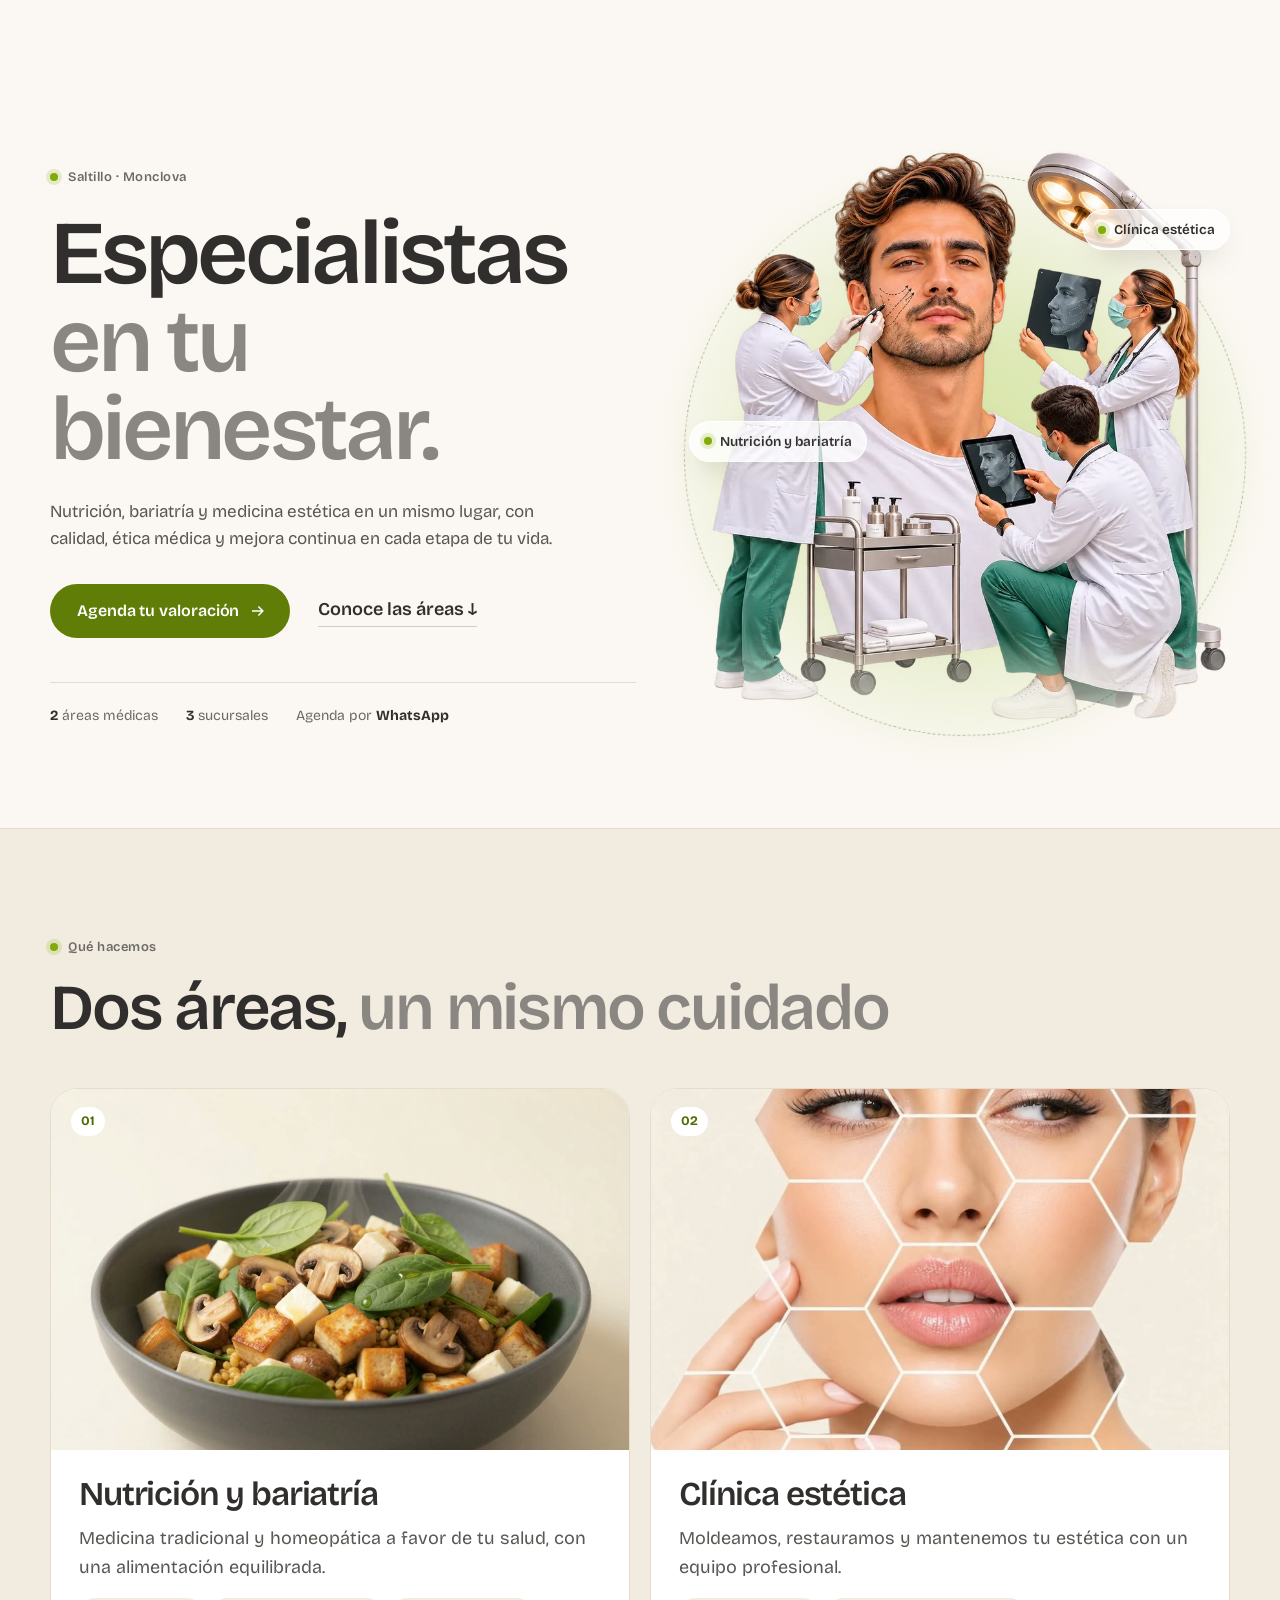
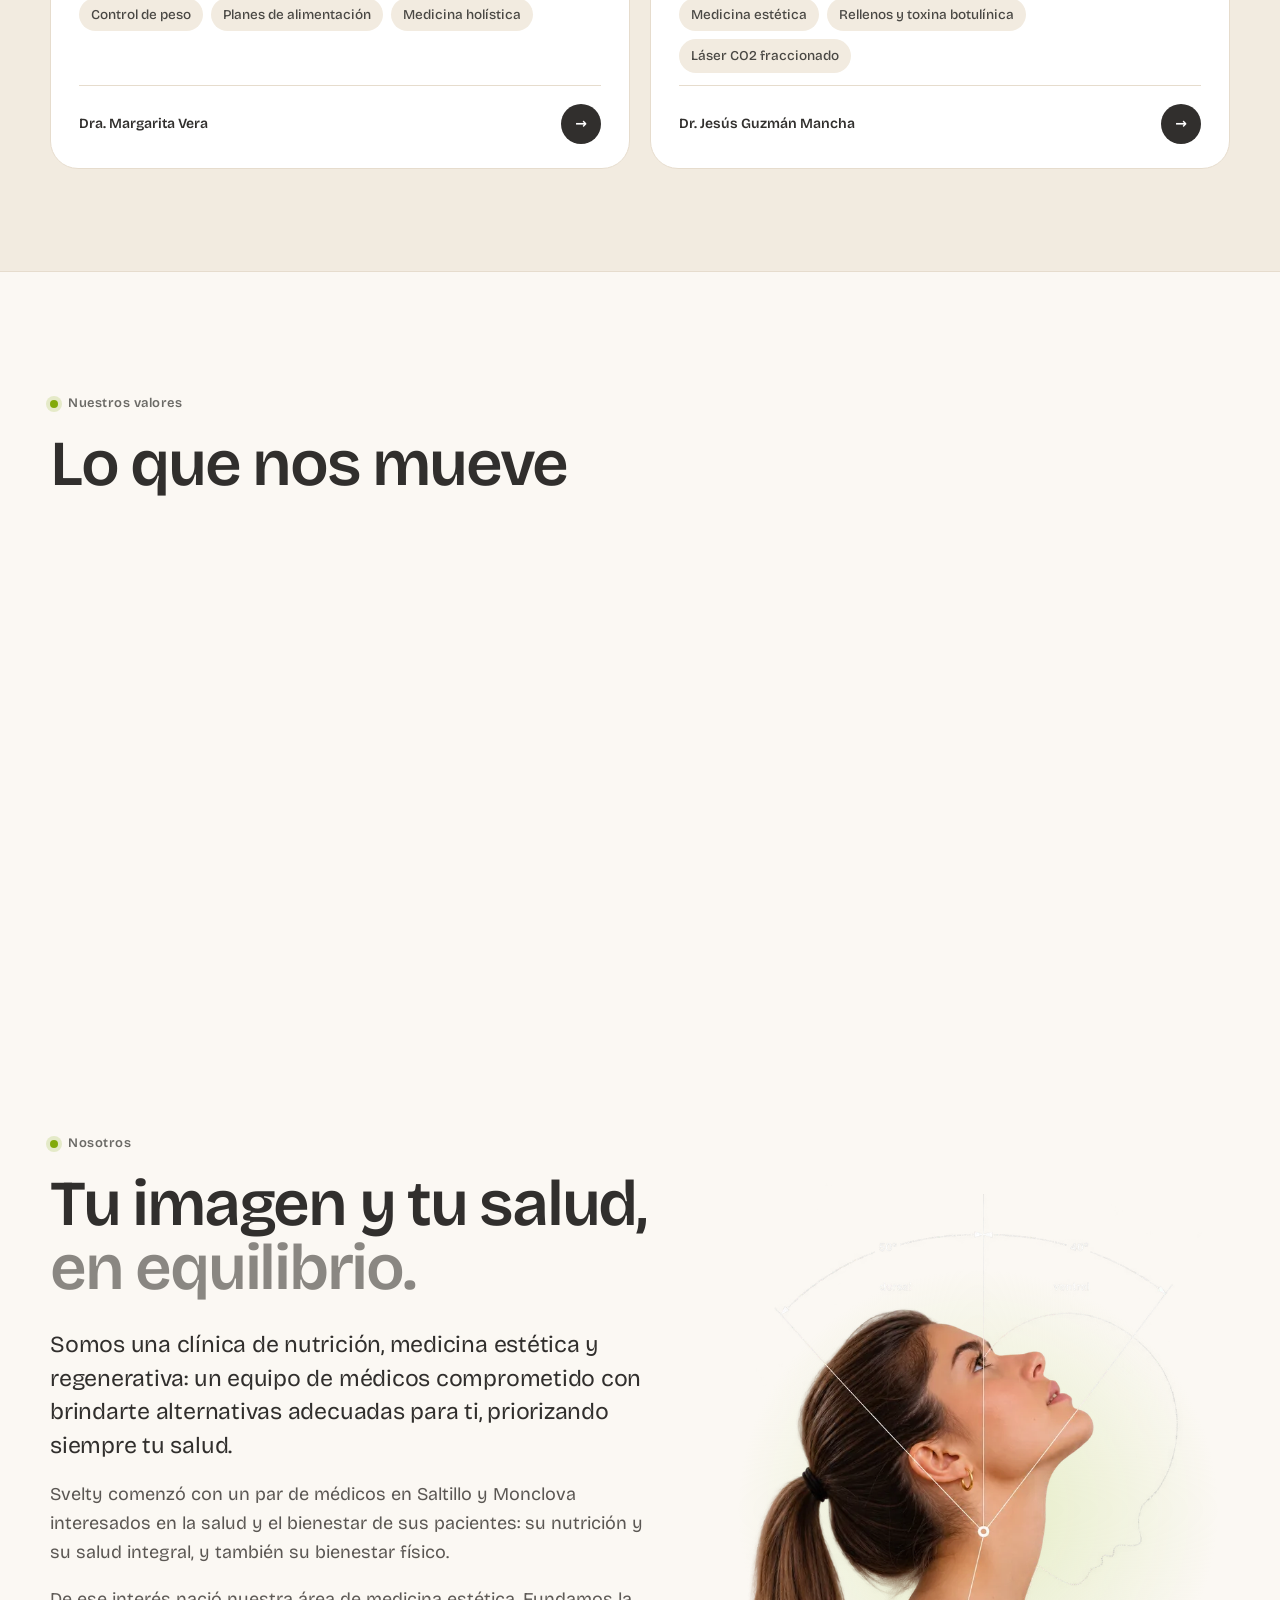
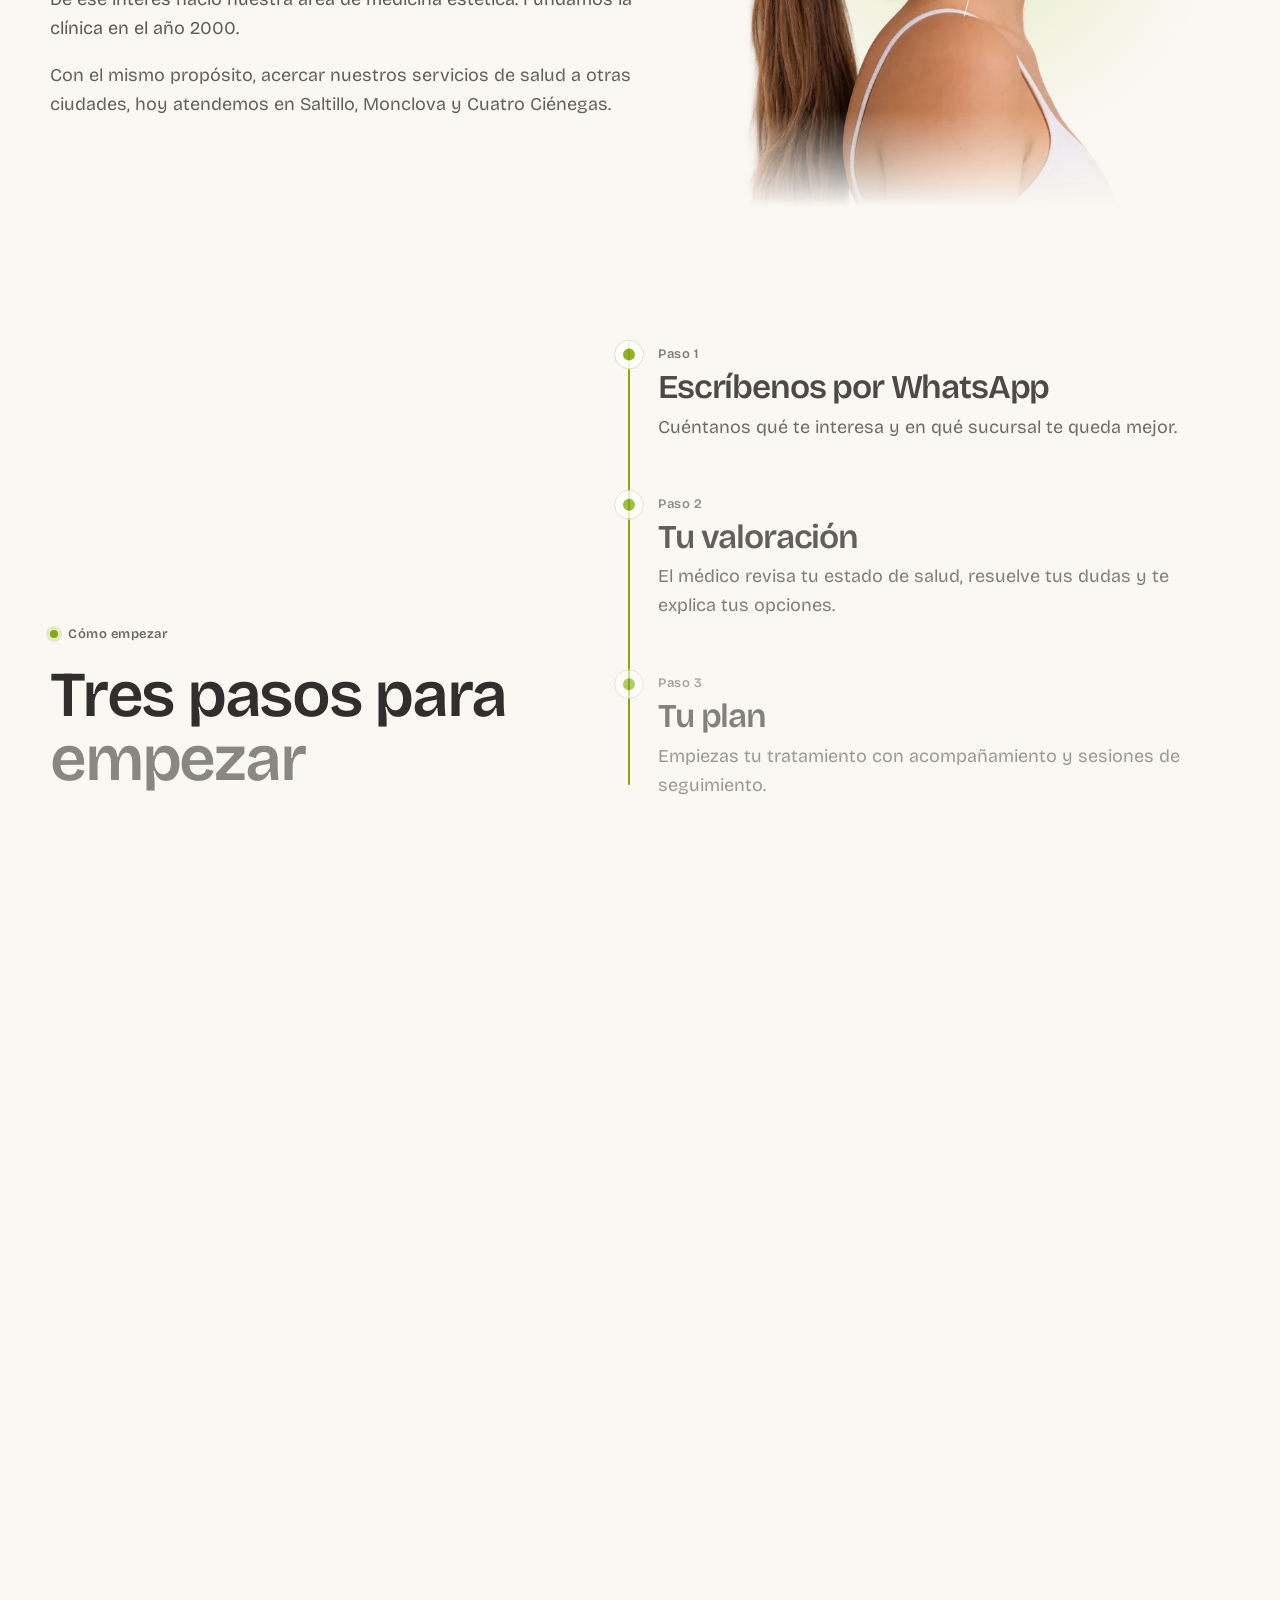
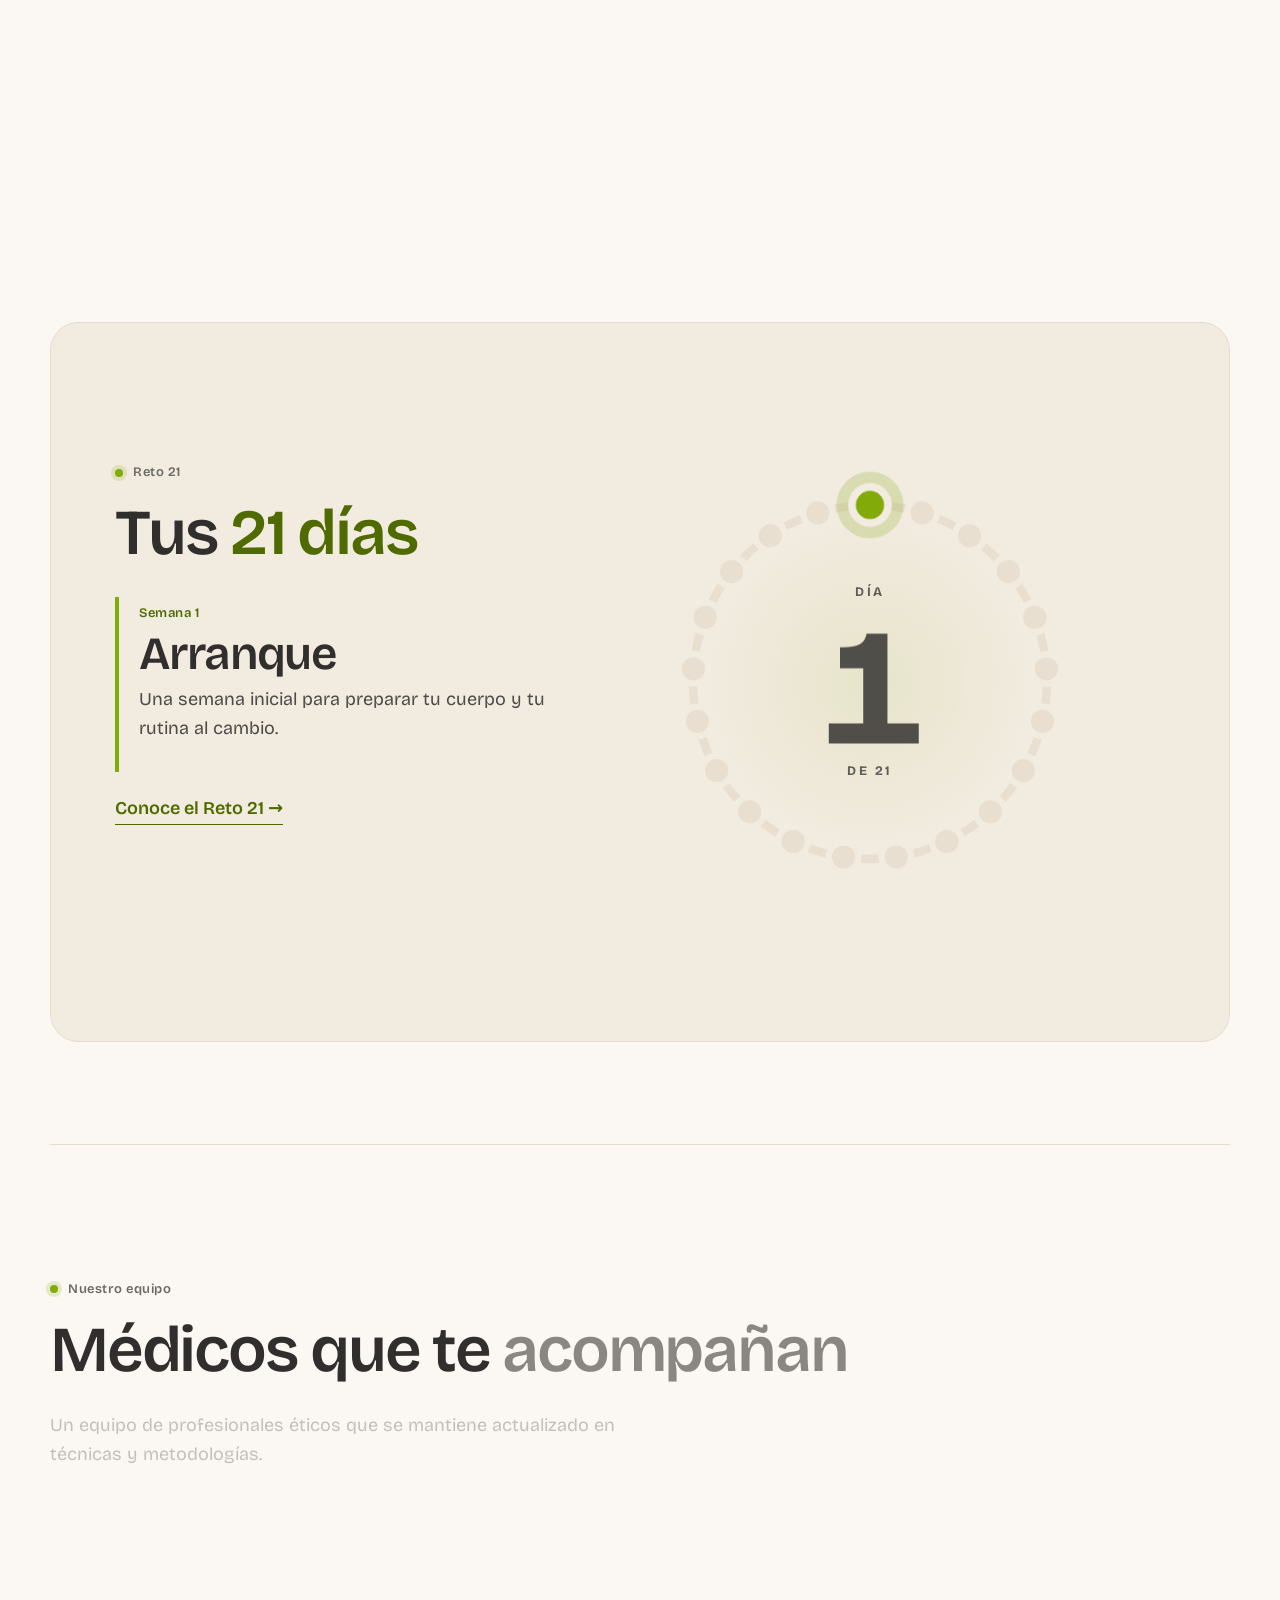
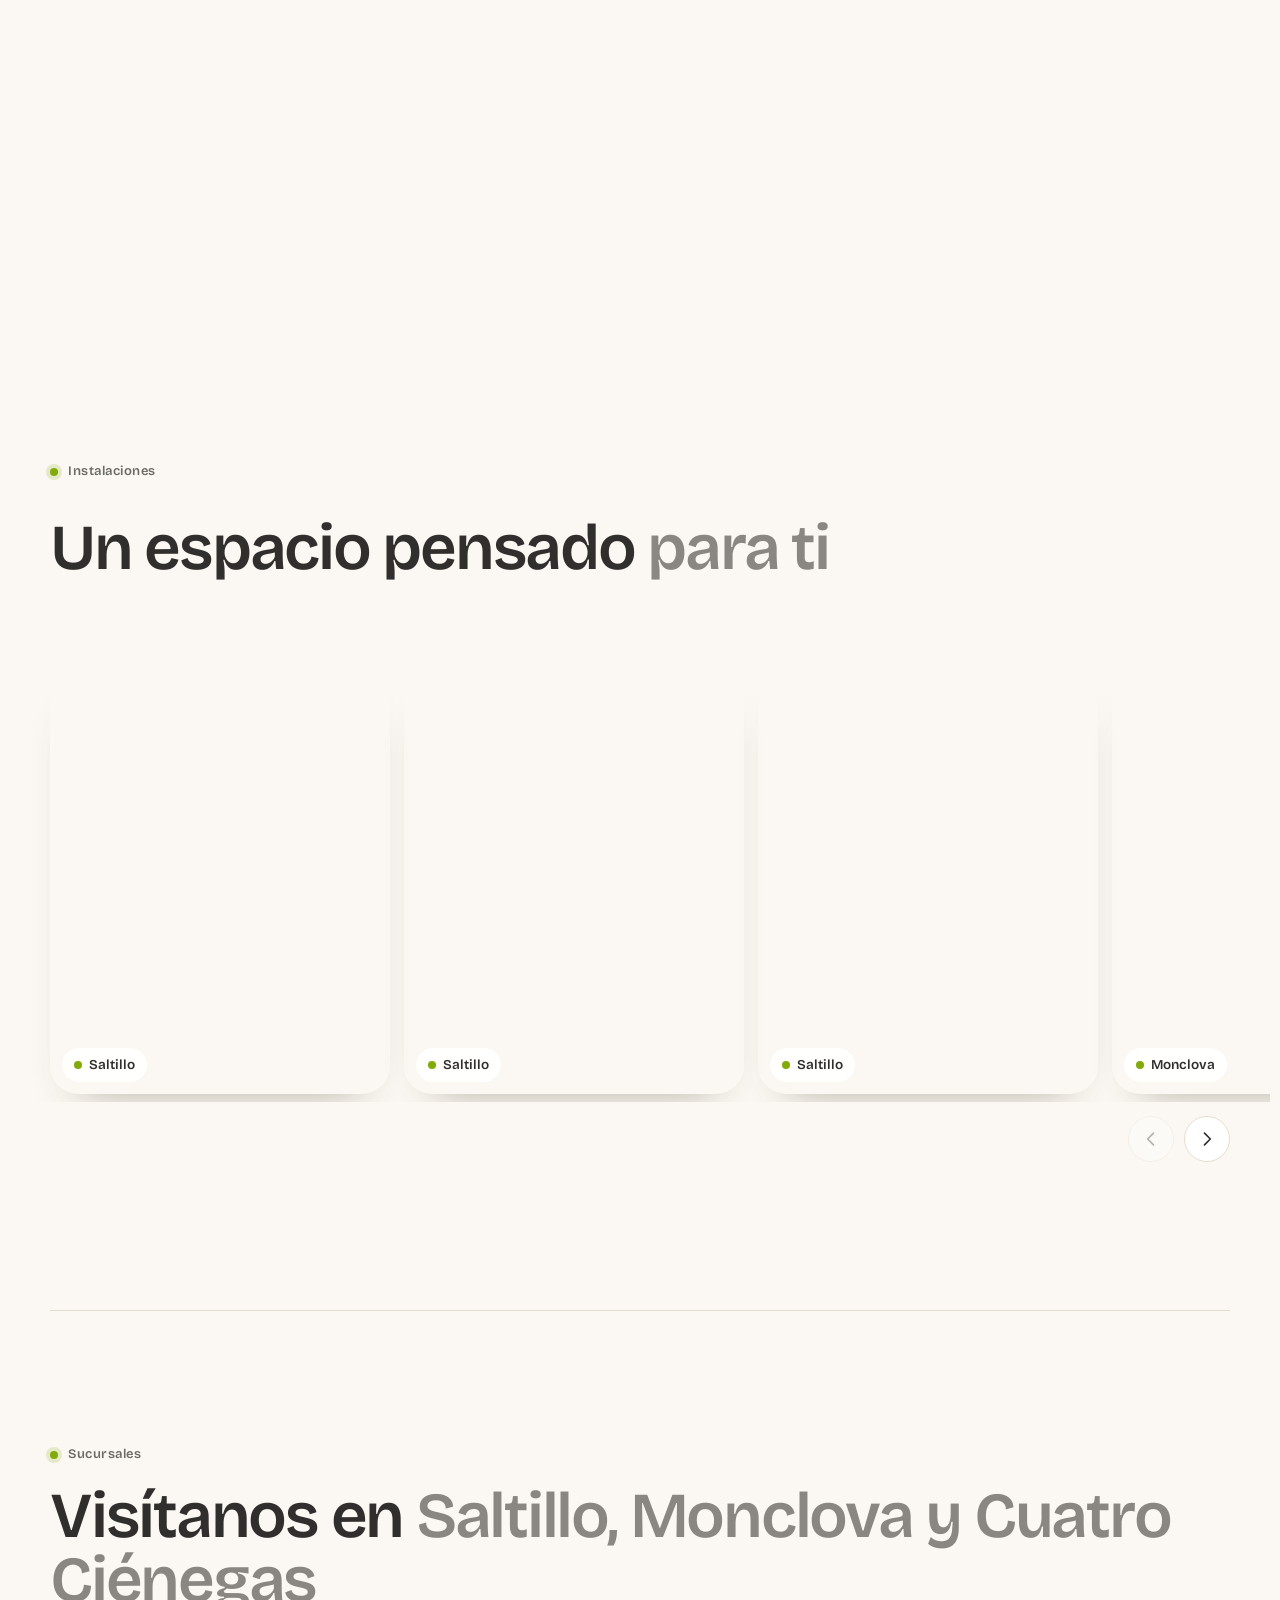
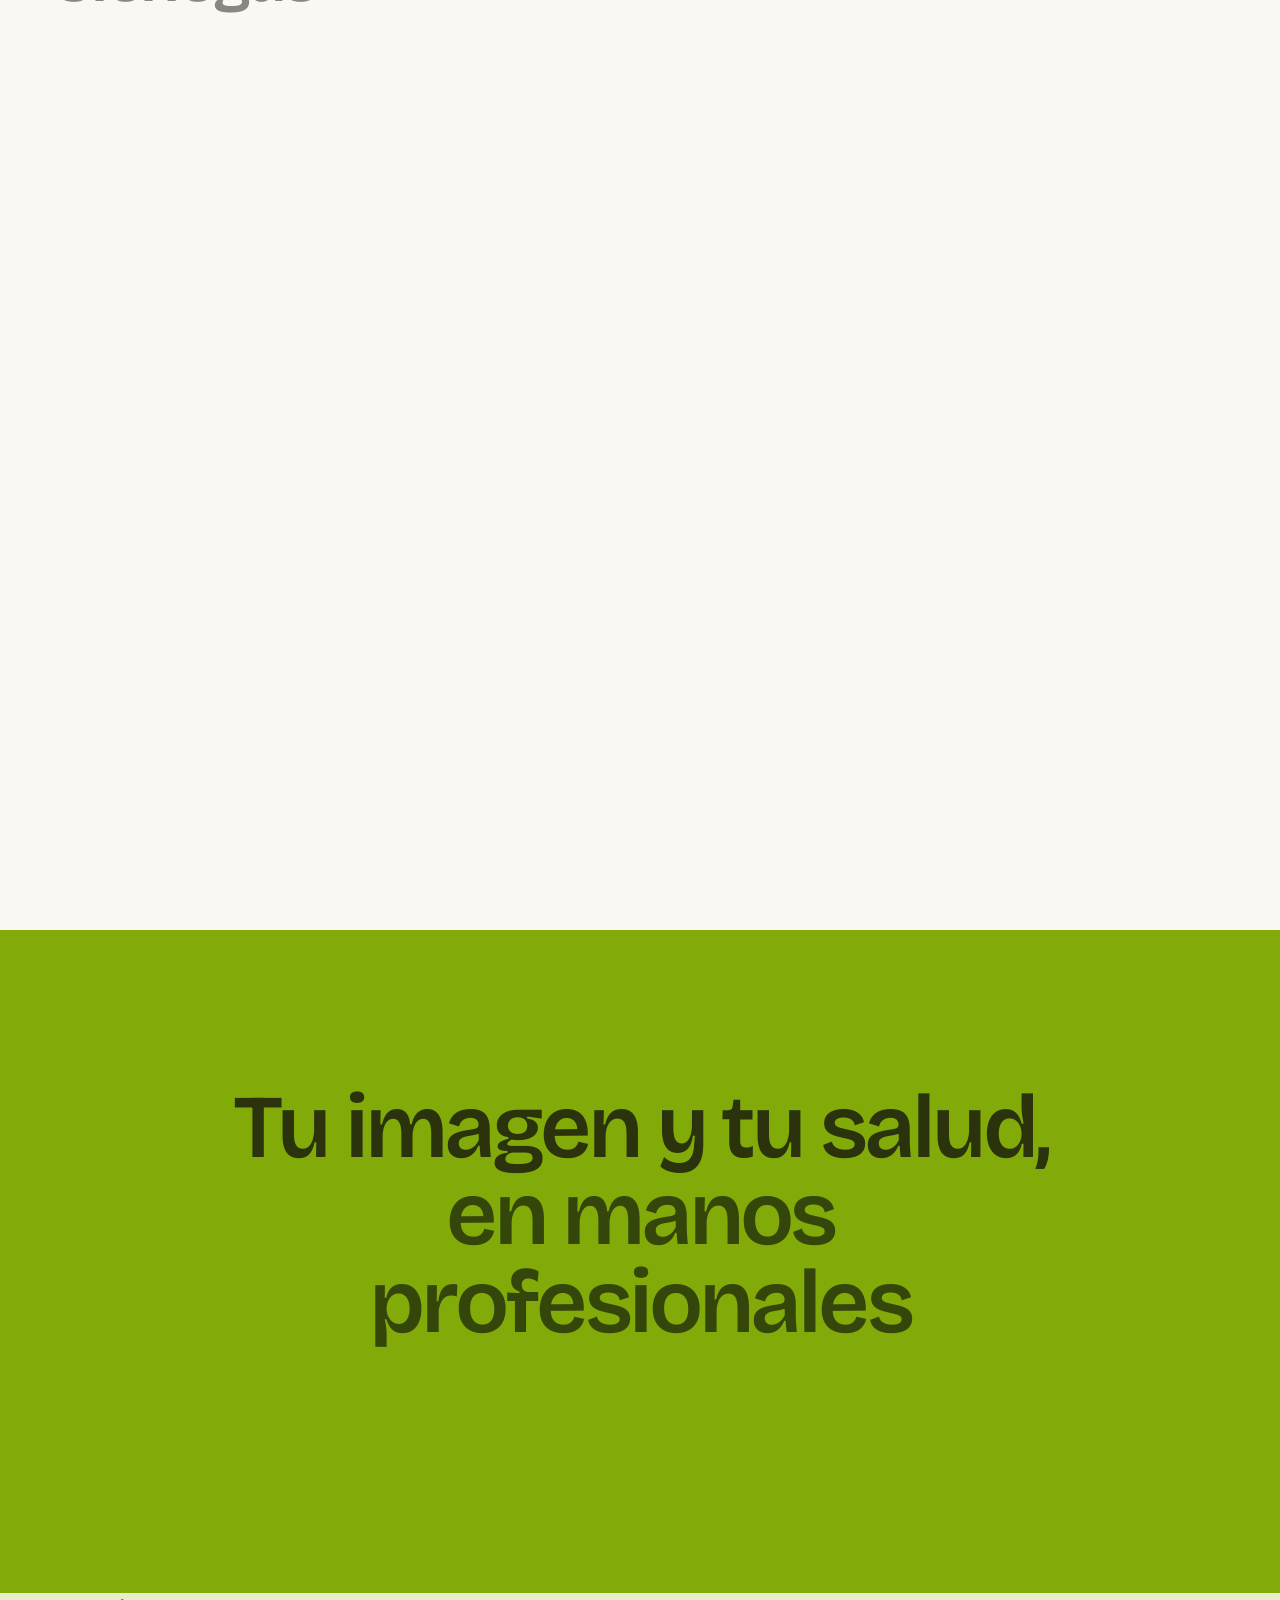
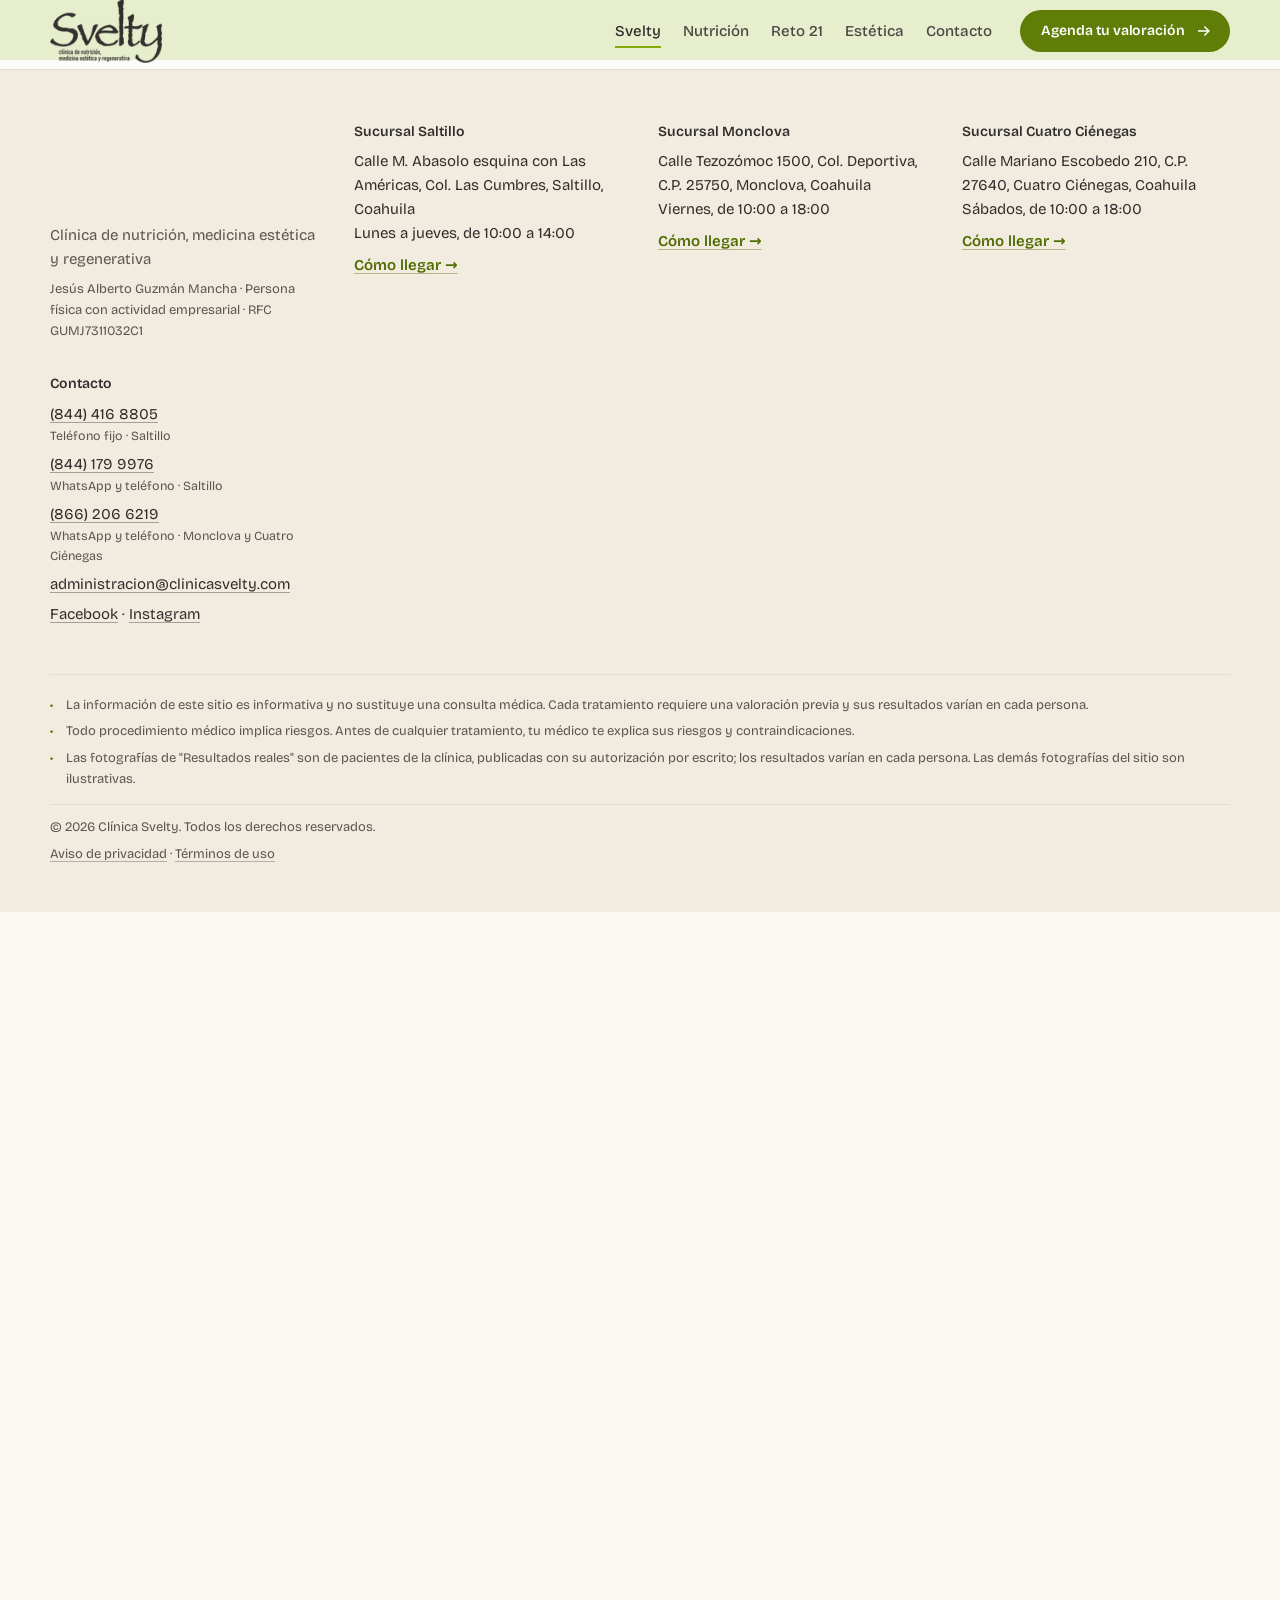
<file: nosotros/index.html>
<!DOCTYPE html><html lang="es"><head><meta charset="utf-8"><title>Nosotros | Clínica Svelty</title><meta name="robots" content="noindex"><link rel="canonical" href="https://clinicasvelty.com/"><meta http-equiv="refresh" content="0; url=/#nosotros"></head><body><a href="/#nosotros">Conoce a Clínica Svelty</a></body></html>
</file>
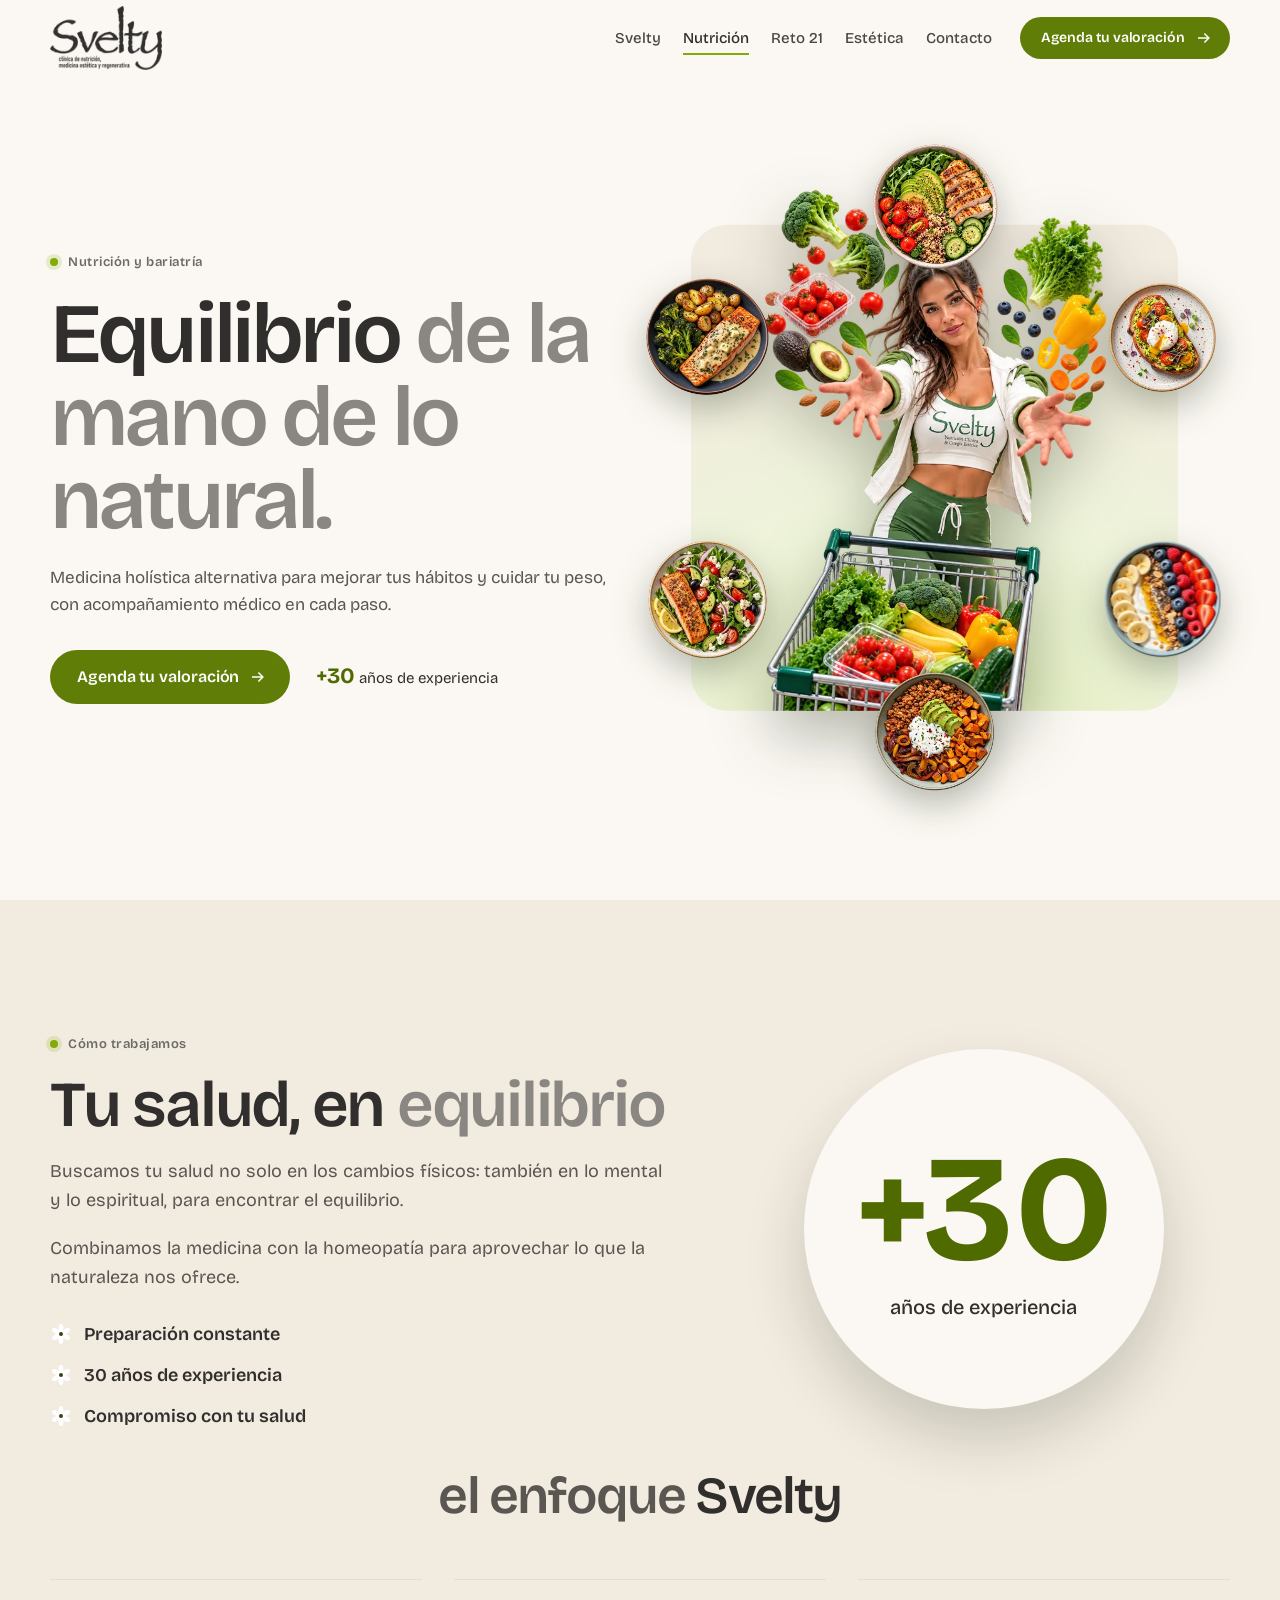
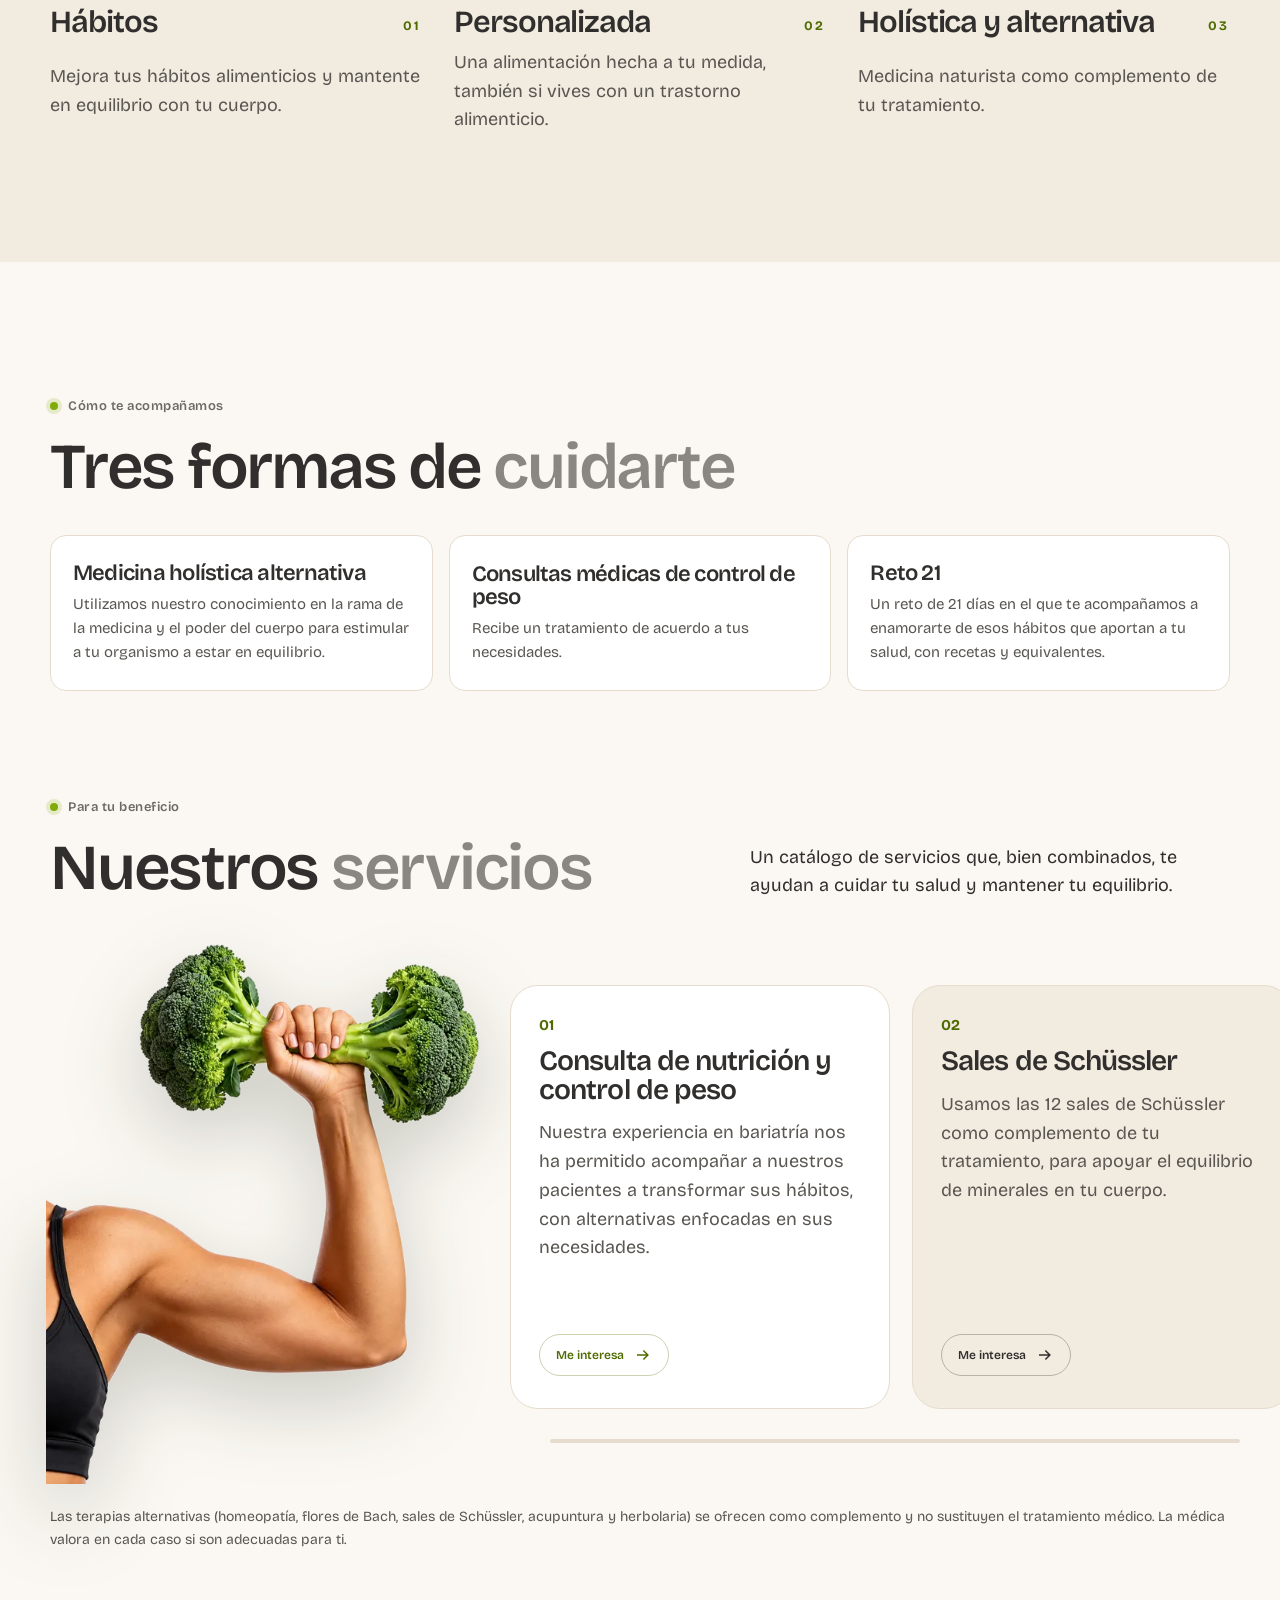
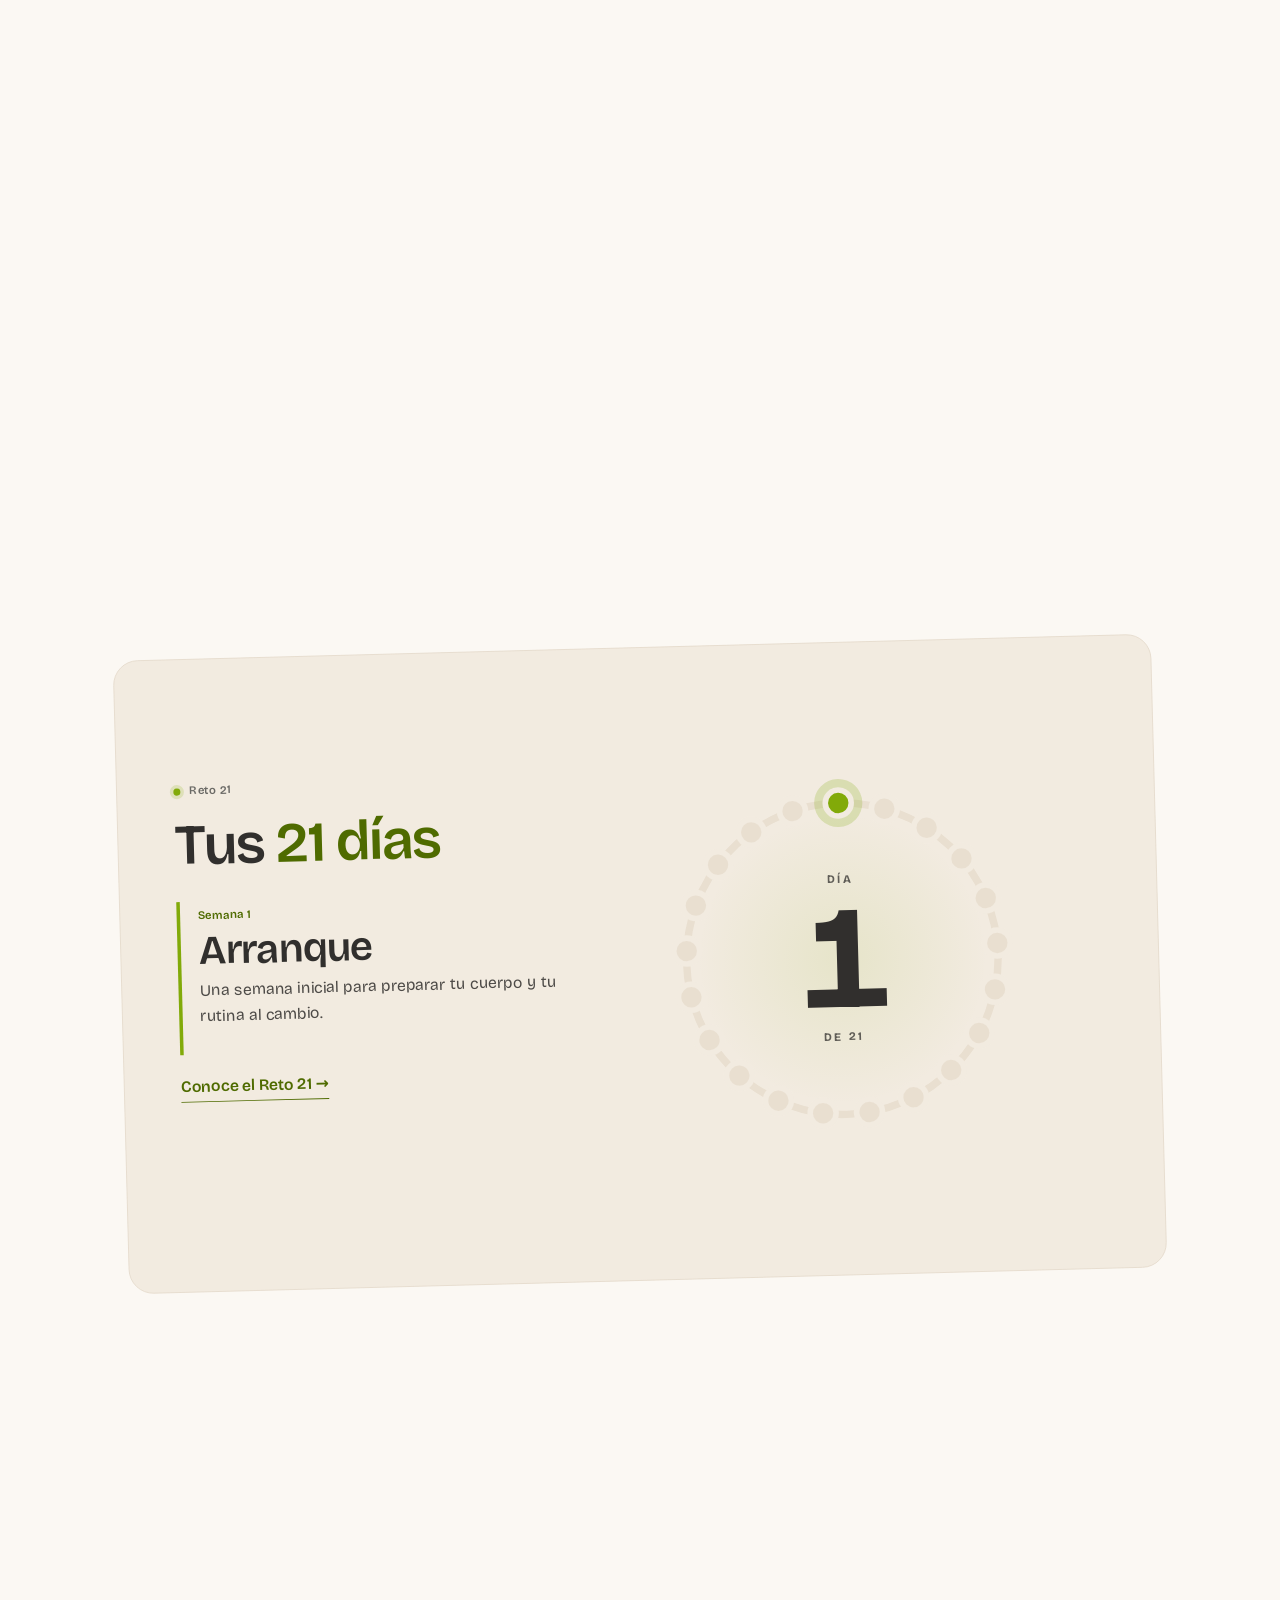
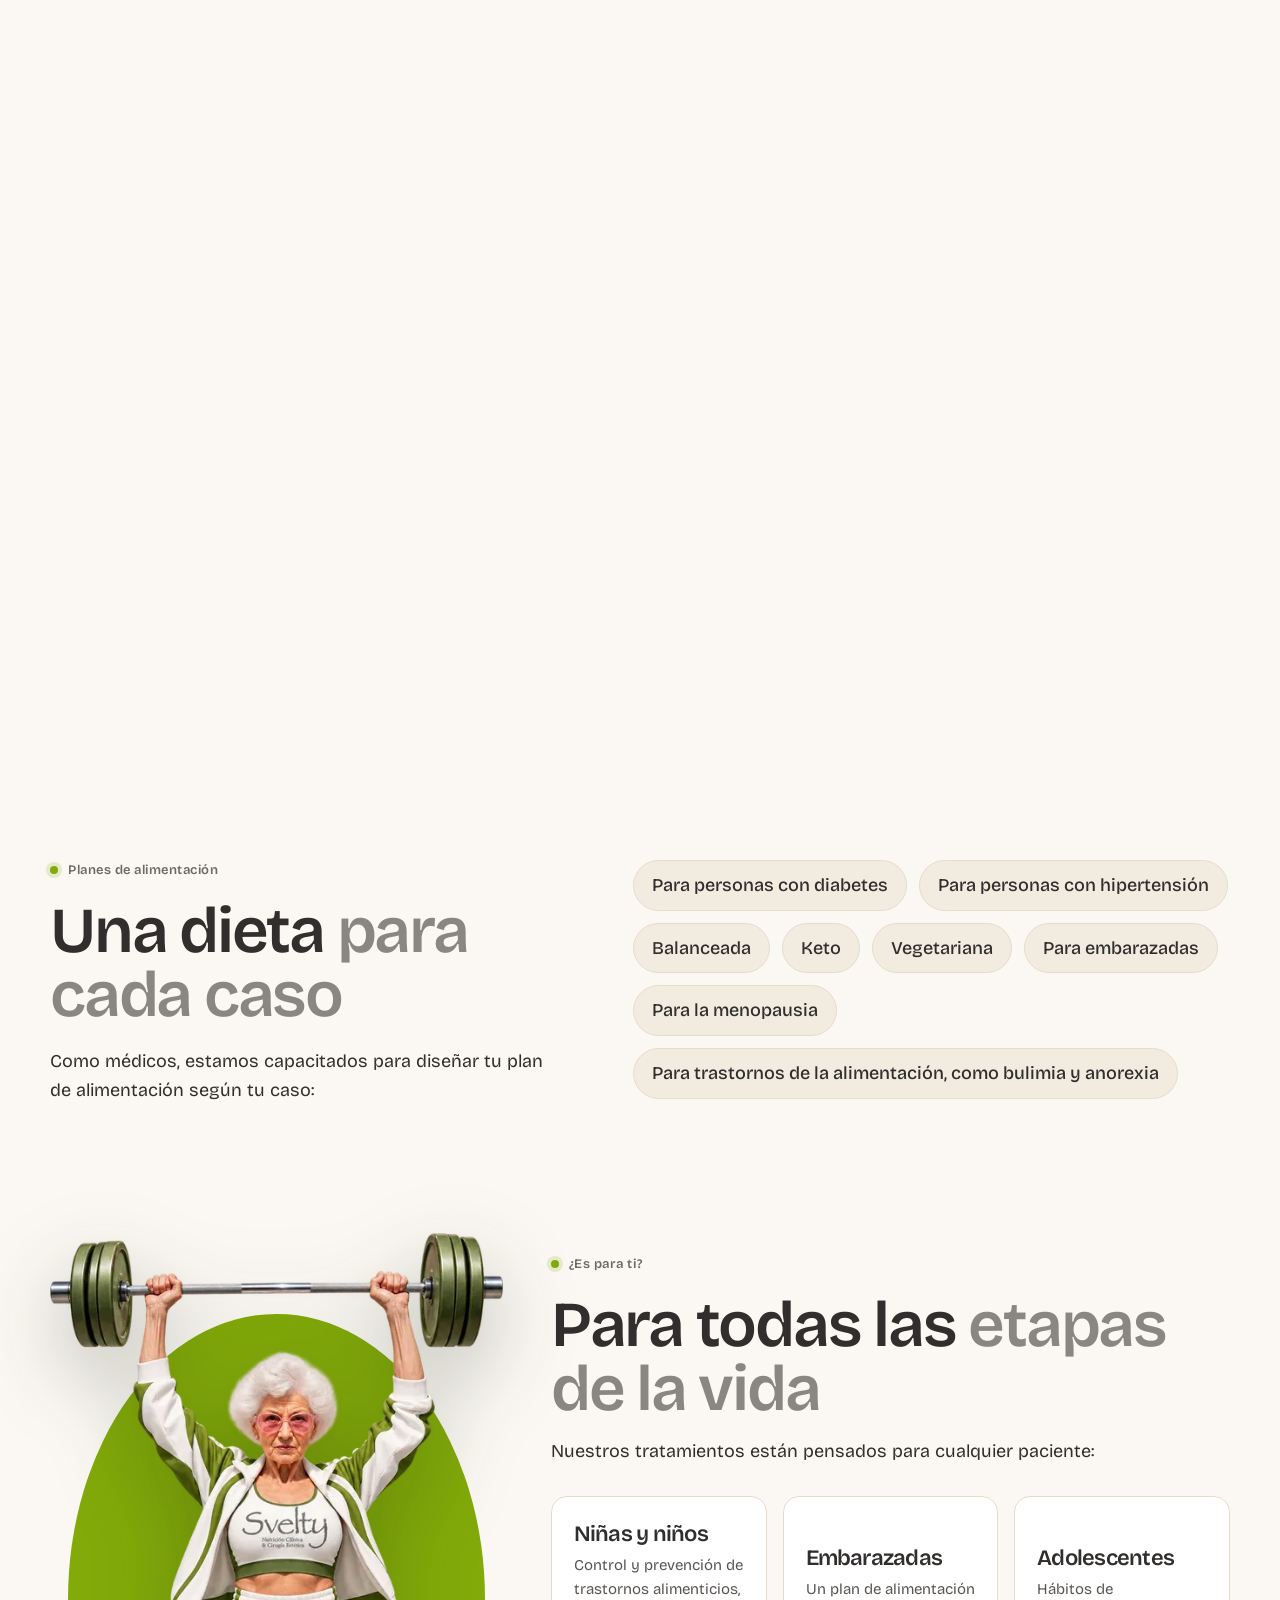
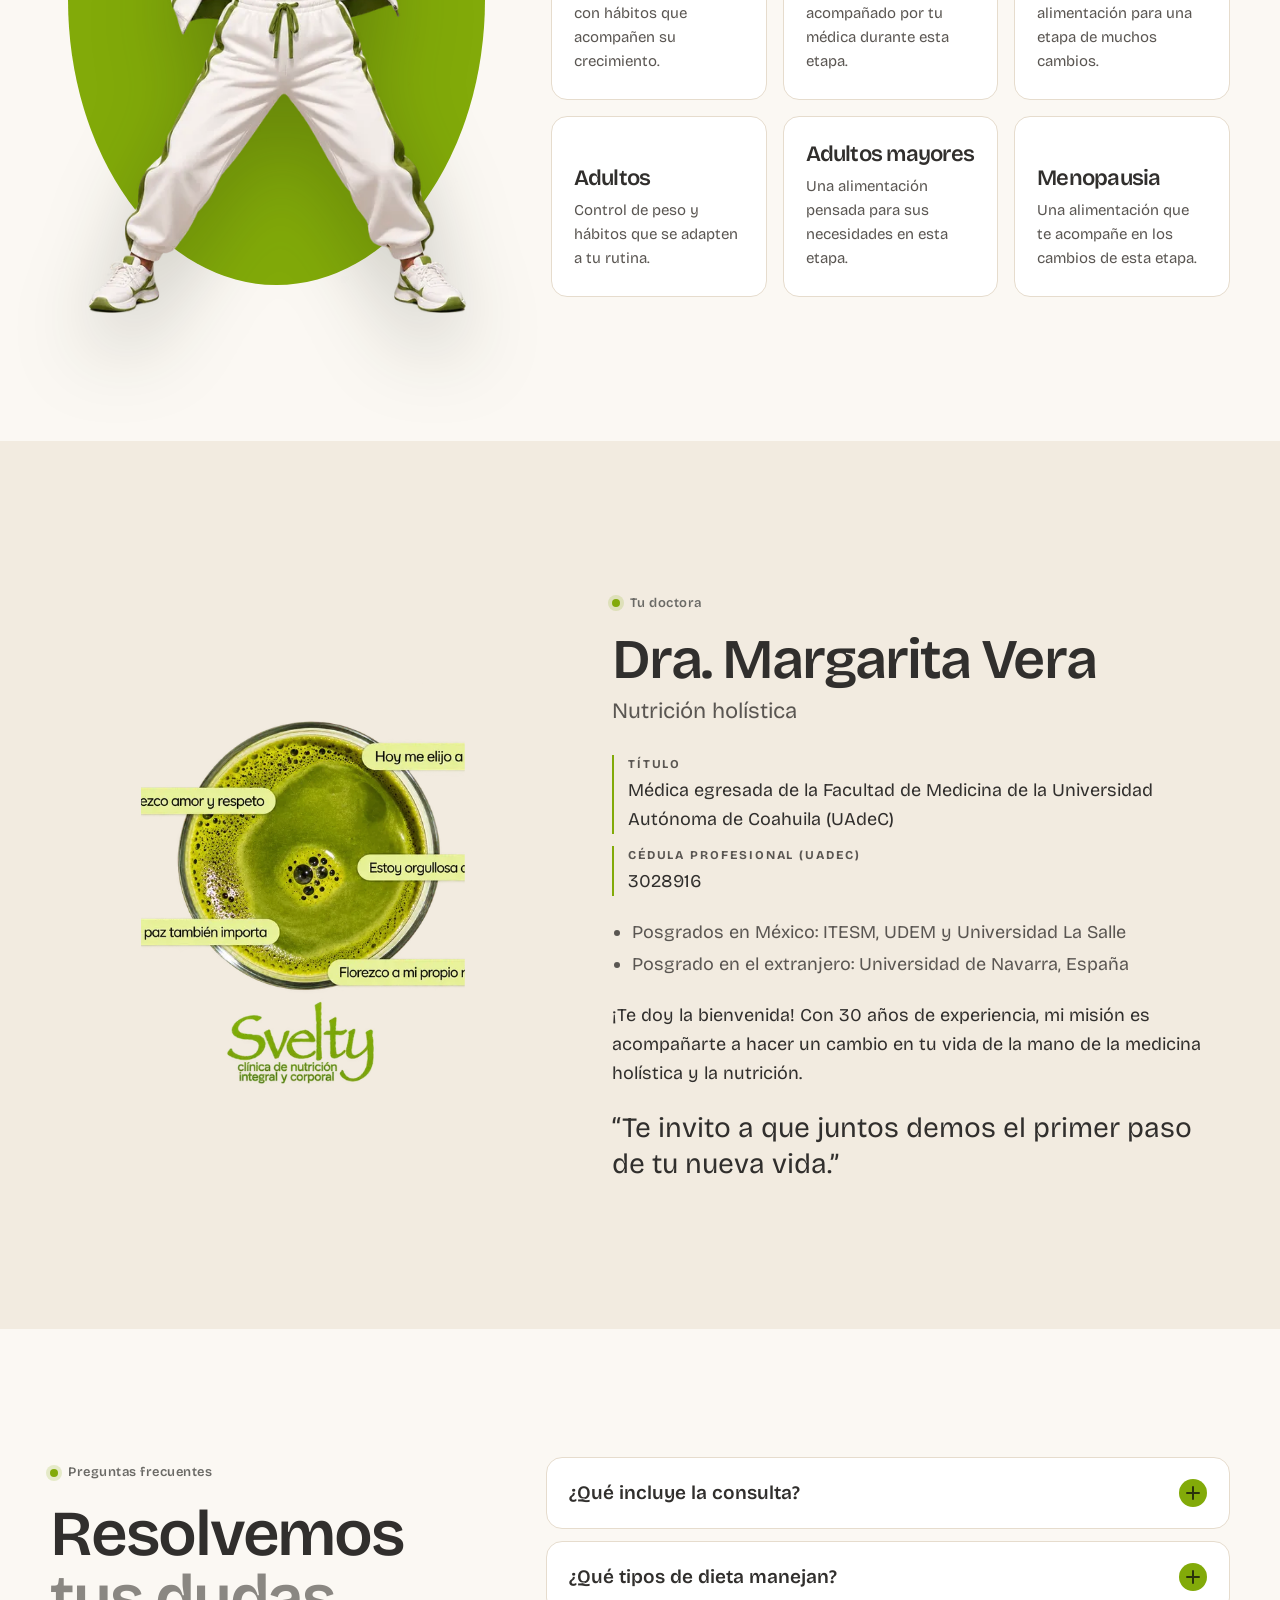
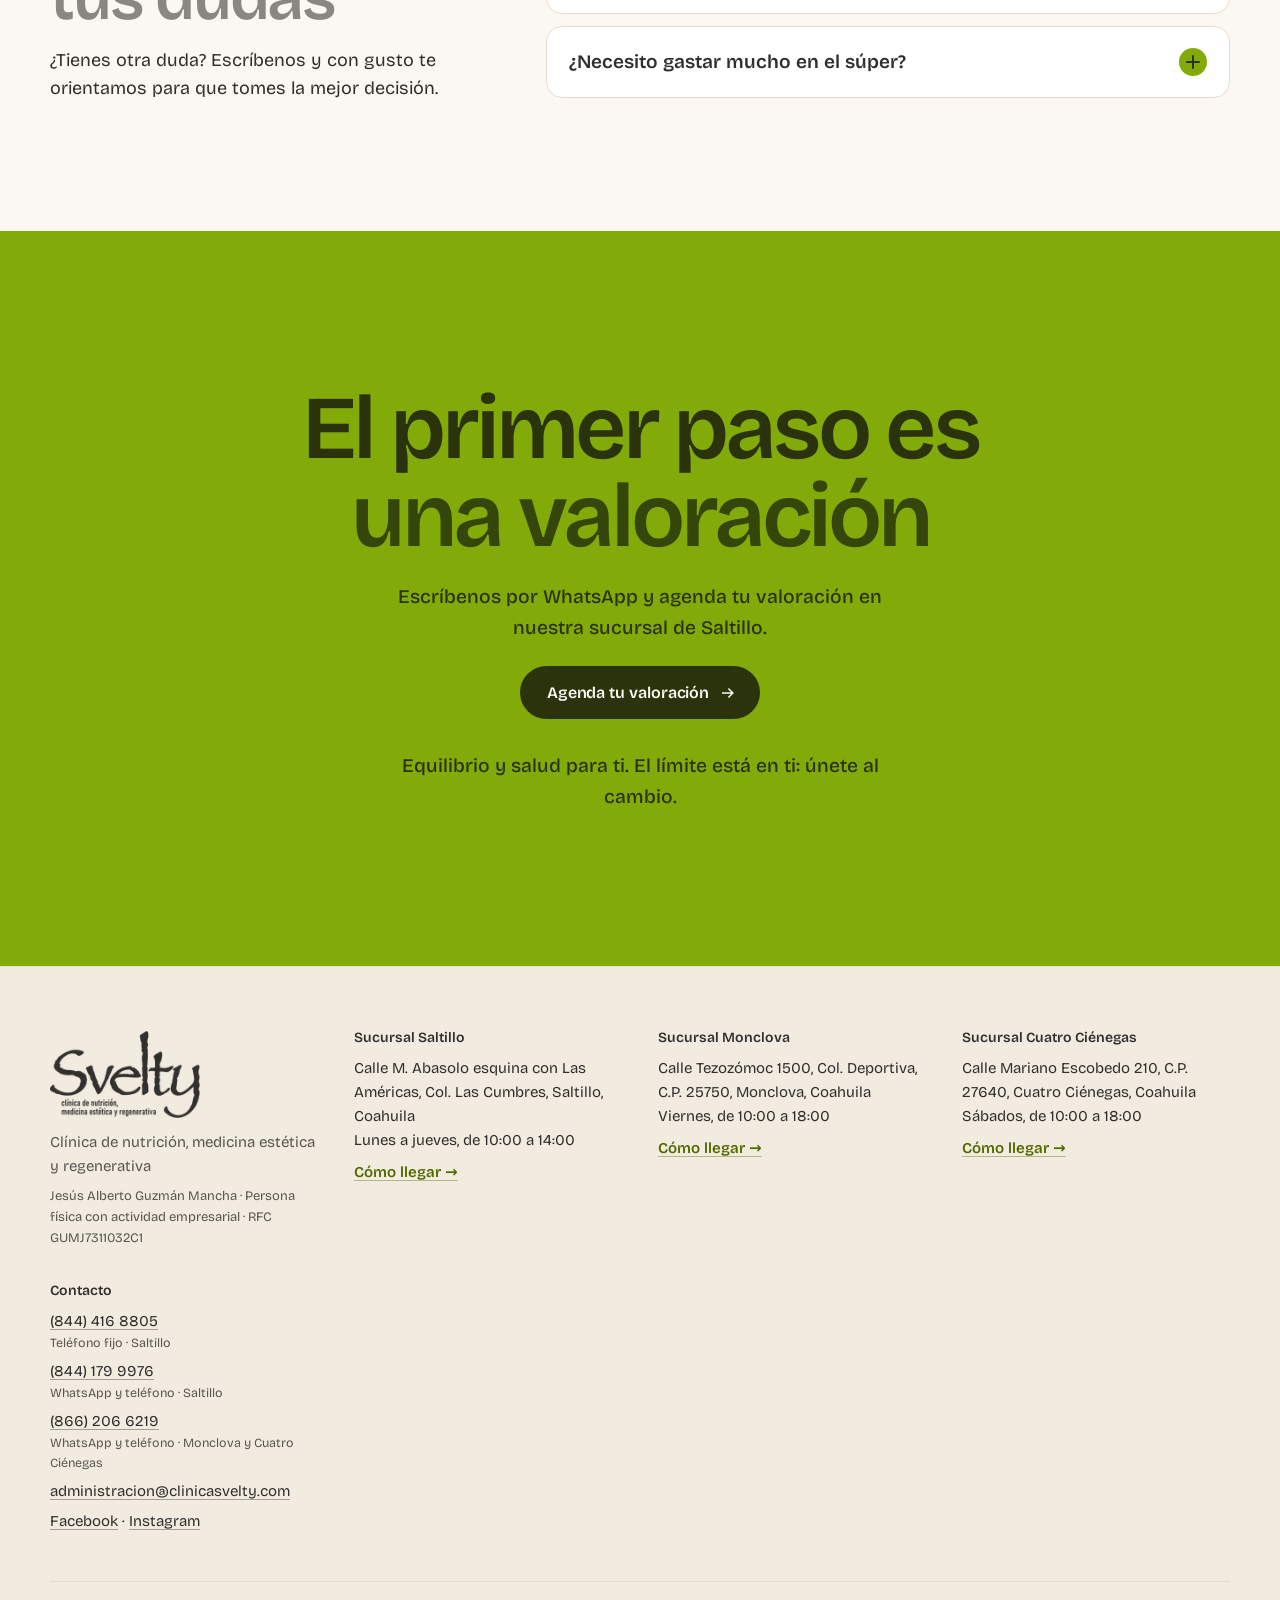
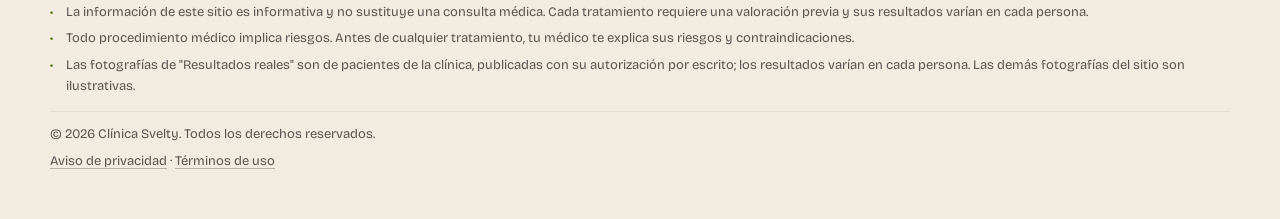
<file: nutricion/index.html>
<!DOCTYPE html><html lang="es-MX" data-astro-cid-hkbrpulz><head><meta charset="utf-8"><meta name="viewport" content="width=device-width, initial-scale=1, viewport-fit=cover"><title>Nutrición y bariatría en Saltillo | Clínica Svelty</title><meta name="description" content="Consulta de nutrición y control de peso con la Dra. Margarita Vera: medicina holística, homeopatía, flores de Bach y Reto 21. Agenda tu valoración por WhatsApp."><link rel="canonical" href="https://clinicasvelty.com/nutricion/"><meta name="theme-color" content="#FFFFFF"><link rel="icon" href="/favicon.png" type="image/png"><meta property="og:type" content="website"><meta property="og:locale" content="es_MX"><meta property="og:site_name" content="Clínica Svelty"><meta property="og:title" content="Nutrición y bariatría en Saltillo | Clínica Svelty"><meta property="og:description" content="Consulta de nutrición y control de peso con la Dra. Margarita Vera: medicina holística, homeopatía, flores de Bach y Reto 21. Agenda tu valoración por WhatsApp."><meta property="og:url" content="https://clinicasvelty.com/nutricion/"><meta property="og:image" content="https://clinicasvelty.com/og-svelty.jpg"><meta property="og:image:secure_url" content="https://clinicasvelty.com/og-svelty.jpg"><meta property="og:image:type" content="image/jpeg"><meta property="og:image:width" content="1200"><meta property="og:image:height" content="630"><meta property="og:image:alt" content="Clínica Svelty: nutrición, bariatría y medicina estética en Saltillo, Monclova y Cuatro Ciénegas"><meta name="twitter:card" content="summary_large_image"><meta name="twitter:image" content="https://clinicasvelty.com/og-svelty.jpg"><script type="application/ld+json">[{"@context":"https://schema.org","@type":"MedicalClinic","name":"Clínica Svelty","url":"https://clinicasvelty.com/","telephone":"+528441799976","email":"administracion@clinicasvelty.com","sameAs":["https://www.facebook.com/Svelty-350867764945192","https://www.instagram.com/clinicasvelty/"],"department":[{"@type":"MedicalClinic","name":"Clínica Svelty Saltillo","address":{"@type":"PostalAddress","streetAddress":"Calle M. Abasolo esquina con Las Américas, Col. Las Cumbres, Saltillo, Coahuila","addressLocality":"Saltillo","addressRegion":"Coahuila","addressCountry":"MX"},"hasMap":"https://maps.app.goo.gl/13cggZ9k2c9Fe6LT8","telephone":"+528441799976"},{"@type":"MedicalClinic","name":"Clínica Svelty Monclova","address":{"@type":"PostalAddress","streetAddress":"Calle Tezozómoc 1500, Col. Deportiva, C.P. 25750, Monclova, Coahuila","addressLocality":"Monclova","addressRegion":"Coahuila","addressCountry":"MX"},"hasMap":"https://maps.app.goo.gl/36n8ebuC1mjUKLqo8","telephone":"+528662066219","geo":{"@type":"GeoCoordinates","latitude":26.903991,"longitude":-101.446039}},{"@type":"MedicalClinic","name":"Clínica Svelty Cuatro Ciénegas","address":{"@type":"PostalAddress","streetAddress":"Calle Mariano Escobedo 210, C.P. 27640, Cuatro Ciénegas, Coahuila","addressLocality":"Cuatro Ciénegas","addressRegion":"Coahuila","addressCountry":"MX"},"hasMap":"https://www.google.com/maps/search/?api=1&query=Calle%20Mariano%20Escobedo%20210%2C%2027640%20Cuatro%20Ci%C3%A9negas%2C%20Coahuila","telephone":"+528662066219"}]},{"@context":"https://schema.org","@type":"Physician","name":"Dra. Margarita Vera","description":"Médica egresada de la Facultad de Medicina de la Universidad Autónoma de Coahuila (UAdeC). Nutrición y bariatría.","identifier":[{"@type":"PropertyValue","name":"Cédula profesional (UAdeC)","value":"3028916"}],"worksFor":{"@type":"MedicalClinic","name":"Clínica Svelty"},"areaServed":["Saltillo","Monclova","Cuatro Ciénegas"]},{"@context":"https://schema.org","@type":"FAQPage","mainEntity":[{"@type":"Question","name":"¿Qué incluye la consulta?","acceptedAnswer":{"@type":"Answer","text":"Una valoración médica con medición por InBody y bioscanner: según tu peso, estatura y porcentaje de grasa, músculo y agua, te recomendamos una dieta balanceada. Actualizamos tu menú cada 15 días. La consulta también incluye tratamiento alternativo con flores de Bach, sales de Schüssler, auriculoterapia y microdosis."}},{"@type":"Question","name":"¿Qué tipos de dieta manejan?","acceptedAnswer":{"@type":"Answer","text":"Dietas para personas con diabetes o hipertensión, balanceada, keto, vegetariana y para trastornos de la alimentación, como bulimia y anorexia."}},{"@type":"Question","name":"¿Necesito gastar mucho en el súper?","acceptedAnswer":{"@type":"Answer","text":"No. Buscamos que tu cambio de hábitos no sea un gasto grande: hay productos, semillas, frutas, verduras y proteínas accesibles para toda la familia."}}]}]</script><link rel="stylesheet" href="/recursos/Base.DeBKU0O6.css"><style>.hero[data-astro-cid-vyevxk66]{align-items:center;min-height:100svh;padding:110px 0 60px;display:grid;position:relative;overflow:hidden}.hero-fondo[data-astro-cid-vyevxk66]{pointer-events:none;transform-origin:75% 45%;position:absolute;inset:0}.hero-sol[data-astro-cid-vyevxk66]{aspect-ratio:1;background:radial-gradient(120% 90% at 50% 100%, #dce9b4 0%, #eef4da 45%, var(--superficie) 100%);border-radius:36px;width:min(44vw,680px);position:absolute;top:52%;right:3vw;translate:0 -50%}.hero-visual[data-astro-cid-vyevxk66]{position:absolute;inset:0}.hero[data-astro-cid-vyevxk66]:not(.con-visual){min-height:0;padding:clamp(130px,16vw,180px) 0 clamp(24px,4vw,48px)}.hero[data-astro-cid-vyevxk66]:not(.con-visual) .hero-sol[data-astro-cid-vyevxk66]{display:none}.hero[data-astro-cid-vyevxk66]:not(.con-visual) .hero-texto[data-astro-cid-vyevxk66]>[data-astro-cid-vyevxk66],.hero[data-astro-cid-vyevxk66]:not(.con-visual) h1[data-astro-cid-vyevxk66]{max-width:760px}.con-visual[data-astro-cid-vyevxk66] .hero-sol[data-astro-cid-vyevxk66]{width:min(38vw,600px);right:8vw}.con-video[data-astro-cid-vyevxk66] .hero-sol[data-astro-cid-vyevxk66]{aspect-ratio:9/13;background:0 0;border-radius:0;width:min(34vw,470px);right:9vw}.hero-video[data-astro-cid-vyevxk66]{object-fit:cover;object-position:50% 60%;width:100%;height:100%;position:absolute;inset:0;-webkit-mask-image:radial-gradient(70% 62% at 50% 52%,#000 62%,#0000 100%);mask-image:radial-gradient(70% 62% at 50% 52%,#000 62%,#0000 100%)}.hero[data-astro-cid-vyevxk66] .a{position:absolute}.hero[data-astro-cid-vyevxk66] .a1{width:130px;top:18%;right:38vw;rotate:-30deg}.hero[data-astro-cid-vyevxk66] .a2{width:120px;bottom:10%;right:4vw}.hero[data-astro-cid-vyevxk66] .a3{width:90px;top:16%;right:8vw;rotate:40deg}.hero[data-astro-cid-vyevxk66] .a4{width:70px;bottom:16%;right:40vw}.hero[data-astro-cid-vyevxk66] .a5{width:110px;top:60%;right:22vw;rotate:160deg}.hero-texto[data-astro-cid-vyevxk66]{z-index:2;position:relative}.hero-texto[data-astro-cid-vyevxk66]>[data-astro-cid-vyevxk66]{max-width:min(560px,48vw)}.hero[data-astro-cid-vyevxk66] h1[data-astro-cid-vyevxk66]{letter-spacing:-.045em;color:var(--gris);max-width:min(640px,50vw);margin-top:18px;font-size:clamp(46px,6.6vw,96px);line-height:.98}.hero[data-astro-cid-vyevxk66] h1[data-astro-cid-vyevxk66] .it{color:var(--tinta-tenue)}.hero-p[data-astro-cid-vyevxk66]{max-width:38ch;color:var(--tinta-suave);margin-top:22px;font-size:clamp(17px,1.3vw,19px)}.hero-cta[data-astro-cid-vyevxk66]{flex-wrap:wrap;align-items:center;gap:18px 26px;margin-top:32px;display:flex}.hero-dato[data-astro-cid-vyevxk66]{font-size:15px}.hero-dato[data-astro-cid-vyevxk66] b[data-astro-cid-vyevxk66]{color:var(--verde-texto);font-size:22px}@media (width<=760px){.hero[data-astro-cid-vyevxk66]{align-items:start;min-height:0;padding-top:calc(84px + 64vw)}.hero-texto[data-astro-cid-vyevxk66]>[data-astro-cid-vyevxk66],.hero[data-astro-cid-vyevxk66] h1[data-astro-cid-vyevxk66]{max-width:none}.hero[data-astro-cid-vyevxk66] h1[data-astro-cid-vyevxk66]{font-size:clamp(44px,12.5vw,64px)}.hero-sol[data-astro-cid-vyevxk66]{width:72vw;top:76px;right:-16vw;translate:none}.con-visual[data-astro-cid-vyevxk66] .hero-sol[data-astro-cid-vyevxk66]{width:78vw;right:11vw}.con-visual[data-astro-cid-vyevxk66]{padding-top:calc(110px + 78vw)}.con-video[data-astro-cid-vyevxk66] .hero-sol[data-astro-cid-vyevxk66]{aspect-ratio:9/11;width:76vw;top:70px;right:12vw}.hero[data-astro-cid-vyevxk66].con-video{padding-top:calc(70px + 93vw)}.hero[data-astro-cid-vyevxk66]:not(.con-visual){padding-top:120px}.hero[data-astro-cid-vyevxk66] .a1{width:70px;top:120px;right:56vw}.hero[data-astro-cid-vyevxk66] .a3,.hero[data-astro-cid-vyevxk66] .a4{display:none}.con-visual[data-astro-cid-vyevxk66] .a1{top:90px;left:4vw;right:auto}.hero[data-astro-cid-vyevxk66] .a2{width:64px;top:calc(40px + 58vw);bottom:auto;right:4vw}.hero[data-astro-cid-vyevxk66] .a5{width:54px;top:calc(30px + 44vw);right:40vw}}
.tarjetas[data-astro-cid-fsshhfpx]{grid-template-columns:repeat(auto-fit,minmax(min(100%,220px),1fr));gap:16px;display:grid}@media (width>=900px){.tarjetas[data-astro-cid-fsshhfpx][style*=--cols]{grid-template-columns:repeat(var(--cols), 1fr)}}.t-oscura[data-astro-cid-fsshhfpx] .tarjeta[data-astro-cid-fsshhfpx]{background:var(--blanco);color:var(--gris);border:1px solid var(--linea);border-radius:var(--r-s);flex-direction:column;justify-content:flex-end;gap:8px;min-height:140px;padding:26px 22px;display:flex}.t-oscura[data-astro-cid-fsshhfpx] h3[data-astro-cid-fsshhfpx]{color:var(--gris);font-size:22px}.t-oscura[data-astro-cid-fsshhfpx] p[data-astro-cid-fsshhfpx]{color:var(--tinta-suave);font-size:15px}.t-flor[data-astro-cid-fsshhfpx]{text-align:left;gap:40px 32px}.t-flor[data-astro-cid-fsshhfpx] .tarjeta[data-astro-cid-fsshhfpx]{border-top:1px solid var(--linea);grid-template-columns:1fr auto;align-items:start;padding-top:26px;display:grid}.t-num[data-astro-cid-fsshhfpx]{letter-spacing:.2em;color:var(--verde-texto);grid-area:1/2;padding-top:10px;font-size:13px;font-weight:700}.t-flor[data-astro-cid-fsshhfpx] h3[data-astro-cid-fsshhfpx]{color:var(--sobre-bloque);grid-column:1;font-size:clamp(24px,2.4vw,32px)}.t-flor[data-astro-cid-fsshhfpx] p[data-astro-cid-fsshhfpx]{color:var(--sobre-bloque-suave);grid-column:1/-1;max-width:32ch;margin:10px 0 0}.t-enlace[data-astro-cid-fsshhfpx]{color:var(--verde-texto);margin-top:8px;font-weight:600}
.enfoque-in[data-astro-cid-6nezmict]{grid-template-columns:1.3fr 1fr;align-items:center;gap:48px;padding-bottom:40px;display:grid}.enfoque-p[data-astro-cid-6nezmict]{max-width:52ch;color:var(--sobre-bloque-suave);margin-top:20px}.rasgos[data-astro-cid-6nezmict]{gap:12px;margin:28px 0 0;padding:0;list-style:none;display:grid}.rasgos[data-astro-cid-6nezmict] li[data-astro-cid-6nezmict]{align-items:center;gap:12px;font-weight:600;display:flex}.rasgos[data-astro-cid-6nezmict] .ico{flex:none;width:22px}.cifra[data-astro-cid-6nezmict]{text-align:center;aspect-ratio:1;background:var(--crema);border-radius:50%;align-content:center;justify-self:center;place-items:center;gap:6px;width:min(360px,80vw);display:grid;box-shadow:0 30px 60px #16200a2e}.cifra-n[data-astro-cid-6nezmict]{color:var(--verde-texto);font-size:clamp(80px,12vw,150px);font-weight:700;line-height:1}.cifra-t[data-astro-cid-6nezmict]{color:var(--gris);font-size:20px;font-weight:500}@media (width<=860px){.enfoque-in[data-astro-cid-6nezmict]{grid-template-columns:1fr}}.faq[data-astro-cid-gb4nbdvp]{grid-template-columns:.8fr 1.2fr;align-items:start;gap:40px;display:grid}.faq-p[data-astro-cid-gb4nbdvp]{margin-top:16px}.faq-lista[data-astro-cid-gb4nbdvp]{gap:12px;display:grid}.faq-item[data-astro-cid-gb4nbdvp]{background:var(--blanco);border-radius:var(--r-s);border:1px solid var(--linea);transition:border-color .2s}.faq-item[data-astro-cid-gb4nbdvp][open]{border-color:var(--verde)}.faq-item[data-astro-cid-gb4nbdvp] summary[data-astro-cid-gb4nbdvp]{cursor:pointer;color:var(--gris);justify-content:space-between;align-items:center;gap:16px;padding:20px 22px;font-size:19px;font-weight:600;list-style:none;display:flex}.faq-item[data-astro-cid-gb4nbdvp] summary[data-astro-cid-gb4nbdvp]::-webkit-details-marker{display:none}.faq-mas[data-astro-cid-gb4nbdvp]{background:var(--verde);border-radius:50%;flex:none;width:28px;height:28px;position:relative}.faq-mas[data-astro-cid-gb4nbdvp]:before,.faq-mas[data-astro-cid-gb4nbdvp]:after{content:"";background:var(--olivo-2);border-radius:2px;position:absolute;inset:13px 7px}.faq-mas[data-astro-cid-gb4nbdvp]:after{transition:rotate .3s;rotate:90deg}.faq-item[data-astro-cid-gb4nbdvp][open] .faq-mas[data-astro-cid-gb4nbdvp]:after{rotate:0deg}.faq-r[data-astro-cid-gb4nbdvp]{gap:10px;padding:0 22px 20px;display:grid}@media (width<=860px){.faq[data-astro-cid-gb4nbdvp]{grid-template-columns:1fr}}
</style><link rel="stylesheet" href="/recursos/FichaDoctor.Dl16C-r3.css"><style>.cierre[data-astro-cid-qreezy6w]{background:var(--verde);color:var(--olivo-2);text-align:center;padding:clamp(90px,12vw,160px) 0;position:relative;overflow:hidden}.cierre-in[data-astro-cid-qreezy6w]{justify-items:center;gap:22px;display:grid;position:relative}.cierre[data-astro-cid-qreezy6w] h2[data-astro-cid-qreezy6w]{letter-spacing:-.045em;max-width:14ch;font-size:clamp(42px,7vw,96px);line-height:.98}.cierre[data-astro-cid-qreezy6w] h2[data-astro-cid-qreezy6w] .it{color:#16200ab8}.cierre[data-astro-cid-qreezy6w] p[data-astro-cid-qreezy6w]{max-width:40ch;font-size:clamp(18px,1.5vw,21px);font-weight:500}.cierre-lema[data-astro-cid-qreezy6w]{margin-top:10px;font-size:clamp(20px,2vw,26px)}.cierre[data-astro-cid-qreezy6w] .btn-oscuro{background:var(--olivo-2);color:var(--crema)}.cierre[data-astro-cid-qreezy6w] .c-a1{opacity:.5;width:180px;position:absolute;bottom:-30px;left:-40px;rotate:20deg}.cierre[data-astro-cid-qreezy6w] .c-a2{opacity:.6;width:110px;position:absolute;top:30px;right:6vw}
</style><link rel="stylesheet" href="/recursos/reto21.CYEgl1DV.css"><link rel="stylesheet" href="/recursos/nutricion.DAgK-bVu.css"></head><body data-area="nutricion" data-astro-cid-hkbrpulz><a class="saltar" href="#contenido" data-astro-cid-hkbrpulz>Saltar al contenido</a><header class="enc" data-encabezado data-astro-cid-ocp5e6q2><div class="enc-in contenedor" data-astro-cid-ocp5e6q2><a class="enc-logo" href="/" aria-label="Clínica Svelty, inicio" data-astro-cid-ocp5e6q2><img src="/recursos/logo-svelty-gris.DXuzaX31_mACIC.webp" alt="Svelty, clínica de nutrición, medicina estética y regenerativa" loading="eager" data-astro-cid-ocp5e6q2="true" decoding="async" width="132" height="76"></a><nav class="enc-nav" aria-label="Principal" id="menu" data-astro-cid-ocp5e6q2><ul data-astro-cid-ocp5e6q2><li data-astro-cid-ocp5e6q2><a href="/" data-astro-cid-ocp5e6q2>Svelty</a></li><li data-astro-cid-ocp5e6q2><a href="/nutricion/" aria-current="page" data-astro-cid-ocp5e6q2>Nutrición</a></li><li data-astro-cid-ocp5e6q2><a href="/reto-21/" data-astro-cid-ocp5e6q2>Reto 21</a></li><li data-astro-cid-ocp5e6q2><a href="/estetica/" data-astro-cid-ocp5e6q2>Estética</a></li><li data-astro-cid-ocp5e6q2><a href="/contacto/" data-astro-cid-ocp5e6q2>Contacto</a></li></ul><a class="btn btn-principal enc-cta" href="https://wa.me/528441799976?text=Hola%2C%20vengo%20del%20sitio%20web%20y%20me%20interesa%20*una%20valoraci%C3%B3n%20de%20Nutrici%C3%B3n%20y%20bariatr%C3%ADa*." data-agenda="una valoración de Nutrición y bariatría" target="_blank" rel="noopener">Agenda tu valoración<svg width="18" height="18" viewBox="0 0 24 24" aria-hidden="true"><path fill="currentColor" d="M13.2 5.3 19.9 12l-6.7 6.7-1.4-1.4 4.3-4.3H4v-2h12.1l-4.3-4.3z"></path></svg></a></nav><button class="enc-menu" aria-expanded="false" aria-controls="menu" data-menu data-astro-cid-ocp5e6q2><span class="sr-only" data-astro-cid-ocp5e6q2>Abrir menú</span><span data-astro-cid-ocp5e6q2></span><span data-astro-cid-ocp5e6q2></span></button></div></header><main id="contenido" data-astro-cid-hkbrpulz><section class="hero con-visual" data-hero data-astro-cid-vyevxk66><div class="hero-fondo" data-hero-fondo data-astro-cid-vyevxk66><div class="hero-sol" data-astro-cid-vyevxk66><div class="hero-visual" data-astro-cid-vyevxk66><div class="orbita-caja recorte" data-astro-cid-tuvpslkv><div class="orbita" data-orbita aria-hidden="true" data-astro-cid-tuvpslkv><div class="orb-pos" style="--a:0deg" data-astro-cid-tuvpslkv><div class="orb-item" data-orbita-item data-astro-cid-tuvpslkv><img src="/recursos/platillo-01.BLQZSv2Y_Z2jd41G.webp" alt loading="eager" data-astro-cid-tuvpslkv="true" decoding="async" width="240" height="240"></div></div><div class="orb-pos" style="--a:60deg" data-astro-cid-tuvpslkv><div class="orb-item" data-orbita-item data-astro-cid-tuvpslkv><img src="/recursos/platillo-02.atqz0F-w_Z4vHwm.webp" alt loading="eager" data-astro-cid-tuvpslkv="true" decoding="async" width="240" height="213"></div></div><div class="orb-pos" style="--a:120deg" data-astro-cid-tuvpslkv><div class="orb-item" data-orbita-item data-astro-cid-tuvpslkv><img src="/recursos/platillo-06.TNUV8rIR_1KRtHH.webp" alt loading="eager" data-astro-cid-tuvpslkv="true" decoding="async" width="240" height="252"></div></div><div class="orb-pos" style="--a:180deg" data-astro-cid-tuvpslkv><div class="orb-item" data-orbita-item data-astro-cid-tuvpslkv><img src="/recursos/platillo-03.9MktBM3r_Z1H4ksH.webp" alt loading="eager" data-astro-cid-tuvpslkv="true" decoding="async" width="240" height="225"></div></div><div class="orb-pos" style="--a:240deg" data-astro-cid-tuvpslkv><div class="orb-item" data-orbita-item data-astro-cid-tuvpslkv><img src="/recursos/platillo-04.CjyIMGdN_Z1n2JeG.webp" alt loading="eager" data-astro-cid-tuvpslkv="true" decoding="async" width="240" height="225"></div></div><div class="orb-pos" style="--a:300deg" data-astro-cid-tuvpslkv><div class="orb-item" data-orbita-item data-astro-cid-tuvpslkv><img src="/recursos/platillo-05.Cg2Bh3Mp_rEMtD.webp" alt loading="eager" data-astro-cid-tuvpslkv="true" decoding="async" width="240" height="225"></div></div></div><div class="orbita-centro" data-orbita-centro data-astro-cid-tuvpslkv><img src="/recursos/chava-carrito.DhNQWoOa_Z1Kj8DF.webp" srcset="/recursos/chava-carrito.DhNQWoOa_Z2b5TiN.webp 360w, /recursos/chava-carrito.DhNQWoOa_fWHTE.webp 560w, /recursos/chava-carrito.DhNQWoOa_Z7o93U.webp 760w" alt="Mujer con ropa deportiva Svelty saludando, con un carrito lleno de frutas y verduras" sizes="(max-width: 760px) 60vw, 34vw" loading="eager" fetchpriority="high" data-astro-cid-tuvpslkv="true" decoding="async" width="1024" height="1536"></div></div></div></div><svg class="adorno a a1" viewBox="0 0 100 100" aria-hidden="true" data-parallax="0.5" style><g fill="var(--verde)"><path d="M50 4C22 20 10 48 18 78c3 10 10 16 18 18 2-26 10-48 26-66-14 20-20 42-20 66 26-6 42-30 40-58C80 22 66 10 50 4Z"></path></g></svg><svg class="adorno a a3" viewBox="0 0 100 100" aria-hidden="true" data-parallax="0.7" style><g fill="var(--olivo)"><path d="M50 4C22 20 10 48 18 78c3 10 10 16 18 18 2-26 10-48 26-66-14 20-20 42-20 66 26-6 42-30 40-58C80 22 66 10 50 4Z"></path></g></svg><svg class="adorno a a4" viewBox="0 0 100 100" aria-hidden="true" data-parallax="0.35" style><g fill="var(--verde-claro)"><ellipse cx="50" cy="26" rx="11" ry="22" transform="rotate(0 50 50)"></ellipse><ellipse cx="50" cy="26" rx="11" ry="22" transform="rotate(60 50 50)"></ellipse><ellipse cx="50" cy="26" rx="11" ry="22" transform="rotate(120 50 50)"></ellipse><ellipse cx="50" cy="26" rx="11" ry="22" transform="rotate(180 50 50)"></ellipse><ellipse cx="50" cy="26" rx="11" ry="22" transform="rotate(240 50 50)"></ellipse><ellipse cx="50" cy="26" rx="11" ry="22" transform="rotate(300 50 50)"></ellipse><circle cx="50" cy="50" r="9" fill="var(--olivo)"></circle></g></svg></div><div class="contenedor hero-texto" data-hero-texto data-astro-cid-vyevxk66><p class="etiqueta" data-astro-cid-vyevxk66>Nutrición y bariatría</p><h1 data-palabras="ya" data-astro-cid-vyevxk66>Equilibrio <span class="it" data-astro-cid-vyevxk66>de la mano de lo natural.</span></h1><p class="hero-p" data-aparece="ya" data-astro-cid-vyevxk66>Medicina holística alternativa para mejorar tus hábitos y cuidar tu peso, con acompañamiento médico en cada paso.</p><div class="hero-cta" data-aparece="ya" data-astro-cid-vyevxk66><a class="btn btn-principal " href="https://wa.me/528441799976?text=Hola%2C%20vengo%20del%20sitio%20web%20y%20me%20interesa%20*una%20valoraci%C3%B3n%20de%20Nutrici%C3%B3n%20y%20bariatr%C3%ADa*." data-agenda="una valoración de Nutrición y bariatría" target="_blank" rel="noopener">Agenda tu valoración<svg width="18" height="18" viewBox="0 0 24 24" aria-hidden="true"><path fill="currentColor" d="M13.2 5.3 19.9 12l-6.7 6.7-1.4-1.4 4.3-4.3H4v-2h12.1l-4.3-4.3z"></path></svg></a><span class="hero-dato" data-astro-cid-vyevxk66><b data-astro-cid-vyevxk66>+30</b> años de experiencia</span></div></div></section><svg class="onda" viewBox="0 0 1440 90" preserveAspectRatio="none" aria-hidden="true" style="background:transparent;"><path data-onda fill="var(--bloque)" d="M0,52 C180,18 360,10 540,34 C720,58 900,86 1080,70 C1260,54 1350,30 1440,40 L1440,90 L0,90 Z"></path></svg><section class="oscuro" data-astro-cid-nlcxai6a><div class="contenedor seccion enfoque-in" data-astro-cid-6nezmict><div data-astro-cid-6nezmict><p class="etiqueta">Cómo trabajamos</p><h2 class="titulo-seccion " data-palabras>Tu salud, en <span class="it">equilibrio</span></h2><p class="enfoque-p" data-aparece data-astro-cid-6nezmict>Buscamos tu salud no solo en los cambios físicos: también en lo mental y lo espiritual, para encontrar el equilibrio.</p><p class="enfoque-p" data-aparece data-astro-cid-6nezmict>Combinamos la medicina con la homeopatía para aprovechar lo que la naturaleza nos ofrece.</p><ul class="rasgos" data-astro-cid-6nezmict><li data-aparece data-astro-cid-6nezmict><svg class="adorno ico" viewBox="0 0 100 100" aria-hidden="true" style><g fill="var(--blanco)"><ellipse cx="50" cy="26" rx="11" ry="22" transform="rotate(0 50 50)"></ellipse><ellipse cx="50" cy="26" rx="11" ry="22" transform="rotate(60 50 50)"></ellipse><ellipse cx="50" cy="26" rx="11" ry="22" transform="rotate(120 50 50)"></ellipse><ellipse cx="50" cy="26" rx="11" ry="22" transform="rotate(180 50 50)"></ellipse><ellipse cx="50" cy="26" rx="11" ry="22" transform="rotate(240 50 50)"></ellipse><ellipse cx="50" cy="26" rx="11" ry="22" transform="rotate(300 50 50)"></ellipse><circle cx="50" cy="50" r="9" fill="var(--olivo)"></circle></g></svg>Preparación constante</li><li data-aparece data-astro-cid-6nezmict><svg class="adorno ico" viewBox="0 0 100 100" aria-hidden="true" style><g fill="var(--blanco)"><ellipse cx="50" cy="26" rx="11" ry="22" transform="rotate(0 50 50)"></ellipse><ellipse cx="50" cy="26" rx="11" ry="22" transform="rotate(60 50 50)"></ellipse><ellipse cx="50" cy="26" rx="11" ry="22" transform="rotate(120 50 50)"></ellipse><ellipse cx="50" cy="26" rx="11" ry="22" transform="rotate(180 50 50)"></ellipse><ellipse cx="50" cy="26" rx="11" ry="22" transform="rotate(240 50 50)"></ellipse><ellipse cx="50" cy="26" rx="11" ry="22" transform="rotate(300 50 50)"></ellipse><circle cx="50" cy="50" r="9" fill="var(--olivo)"></circle></g></svg>30 años de experiencia</li><li data-aparece data-astro-cid-6nezmict><svg class="adorno ico" viewBox="0 0 100 100" aria-hidden="true" style><g fill="var(--blanco)"><ellipse cx="50" cy="26" rx="11" ry="22" transform="rotate(0 50 50)"></ellipse><ellipse cx="50" cy="26" rx="11" ry="22" transform="rotate(60 50 50)"></ellipse><ellipse cx="50" cy="26" rx="11" ry="22" transform="rotate(120 50 50)"></ellipse><ellipse cx="50" cy="26" rx="11" ry="22" transform="rotate(180 50 50)"></ellipse><ellipse cx="50" cy="26" rx="11" ry="22" transform="rotate(240 50 50)"></ellipse><ellipse cx="50" cy="26" rx="11" ry="22" transform="rotate(300 50 50)"></ellipse><circle cx="50" cy="50" r="9" fill="var(--olivo)"></circle></g></svg>Compromiso con tu salud</li></ul></div><div class="cifra" data-aparece data-astro-cid-6nezmict><span class="cifra-n" data-astro-cid-6nezmict>+<span data-contar="30" data-astro-cid-6nezmict>30</span></span><span class="cifra-t" data-astro-cid-6nezmict>años de experiencia</span></div></div><div class="contenedor pilares" data-astro-cid-nlcxai6a><h2 class="pilares-t" data-astro-cid-nlcxai6a><span class="it" data-astro-cid-nlcxai6a>el enfoque</span> Svelty</h2><div class="tarjetas t-flor" style="--cols:3" data-astro-cid-fsshhfpx><article class="tarjeta" data-aparece data-astro-cid-fsshhfpx><span class="t-num" aria-hidden="true" data-astro-cid-fsshhfpx>01</span><h3 data-astro-cid-fsshhfpx>Hábitos</h3><p data-astro-cid-fsshhfpx>Mejora tus hábitos alimenticios y mantente en equilibrio con tu cuerpo.</p></article><article class="tarjeta" data-aparece data-astro-cid-fsshhfpx><span class="t-num" aria-hidden="true" data-astro-cid-fsshhfpx>02</span><h3 data-astro-cid-fsshhfpx>Personalizada</h3><p data-astro-cid-fsshhfpx>Una alimentación hecha a tu medida, también si vives con un trastorno alimenticio.</p></article><article class="tarjeta" data-aparece data-astro-cid-fsshhfpx><span class="t-num" aria-hidden="true" data-astro-cid-fsshhfpx>03</span><h3 data-astro-cid-fsshhfpx>Holística y alternativa</h3><p data-astro-cid-fsshhfpx>Medicina naturista como complemento de tu tratamiento.</p></article></div></div></section><svg class="onda" viewBox="0 0 1440 90" preserveAspectRatio="none" aria-hidden="true" style="background:var(--bloque);"><path data-onda fill="var(--crema)" d="M0,52 C180,18 360,10 540,34 C720,58 900,86 1080,70 C1260,54 1350,30 1440,40 L1440,90 L0,90 Z"></path></svg><section class="contenedor seccion caminos" data-astro-cid-nlcxai6a><p class="etiqueta">Cómo te acompañamos</p><h2 class="titulo-seccion " data-palabras>Tres formas de <span class="it">cuidarte</span></h2><div class="caminos-g" data-astro-cid-nlcxai6a><div class="tarjetas t-oscura" style="--cols:3" data-astro-cid-fsshhfpx><article class="tarjeta" data-aparece data-astro-cid-fsshhfpx><h3 data-astro-cid-fsshhfpx>Medicina holística alternativa</h3><p data-astro-cid-fsshhfpx>Utilizamos nuestro conocimiento en la rama de la medicina y el poder del cuerpo para estimular a tu organismo a estar en equilibrio.</p></article><article class="tarjeta" data-aparece data-astro-cid-fsshhfpx><h3 data-astro-cid-fsshhfpx>Consultas médicas de control de peso</h3><p data-astro-cid-fsshhfpx>Recibe un tratamiento de acuerdo a tus necesidades.</p></article><article class="tarjeta" data-aparece data-astro-cid-fsshhfpx><h3 data-astro-cid-fsshhfpx>Reto 21</h3><p data-astro-cid-fsshhfpx>Un reto de 21 días en el que te acompañamos a enamorarte de esos hábitos que aportan a tu salud, con recetas y equivalentes.</p></article></div></div></section><section class="servicios con-imagen" data-carril data-astro-cid-yiqwkrir><div class="contenedor serv-cab" data-astro-cid-yiqwkrir><div data-astro-cid-yiqwkrir><p class="etiqueta">Para tu beneficio</p><h2 class="titulo-seccion " data-palabras>Nuestros <span class="it">servicios</span></h2></div><p class="serv-intro" data-astro-cid-yiqwkrir>Un catálogo de servicios que, bien combinados, te ayudan a cuidar tu salud y mantener tu equilibrio.</p></div><div class="serv-cuerpo" data-astro-cid-yiqwkrir><div class="serv-foto" data-serv-foto data-astro-cid-yiqwkrir><img src="/recursos/brazo-brocoli.CUrZJFH7_23b4hy.webp" srcset="/recursos/brazo-brocoli.CUrZJFH7_ZssWU0.webp 360w, /recursos/brazo-brocoli.CUrZJFH7_Z1DRuUN.webp 560w, /recursos/brazo-brocoli.CUrZJFH7_Z8sq96.webp 760w" alt="Brazo levantando un brócoli como si fuera una pesa" sizes="(max-width: 899px) 70vw, 34vw" data-astro-cid-yiqwkrir="true" loading="lazy" decoding="async" width="1107" height="1378"></div><div class="serv-ventana" data-ventana data-astro-cid-yiqwkrir><ol class="serv-pista" data-pista data-astro-cid-yiqwkrir><li class="serv" id="servicio-consulta" data-astro-cid-yiqwkrir><span class="serv-num" data-astro-cid-yiqwkrir>01</span><h3 data-astro-cid-yiqwkrir>Consulta de nutrición y control de peso</h3><p data-astro-cid-yiqwkrir>Nuestra experiencia en bariatría nos ha permitido acompañar a nuestros pacientes a transformar sus hábitos, con alternativas enfocadas en sus necesidades.</p><div class="serv-btns" data-astro-cid-yiqwkrir><a class="btn btn-secundario serv-btn" href="https://wa.me/528441799976?text=Hola%2C%20vengo%20del%20sitio%20web%20y%20me%20interesa%20*Consulta%20de%20nutrici%C3%B3n%20y%20control%20de%20peso*." data-agenda="Consulta de nutrición y control de peso" target="_blank" rel="noopener">Me interesa<svg width="18" height="18" viewBox="0 0 24 24" aria-hidden="true"><path fill="currentColor" d="M13.2 5.3 19.9 12l-6.7 6.7-1.4-1.4 4.3-4.3H4v-2h12.1l-4.3-4.3z"></path></svg></a></div></li><li class="serv" id="servicio-sales" data-astro-cid-yiqwkrir><span class="serv-num" data-astro-cid-yiqwkrir>02</span><h3 data-astro-cid-yiqwkrir>Sales de Schüssler</h3><p data-astro-cid-yiqwkrir>Usamos las 12 sales de Schüssler como complemento de tu tratamiento, para apoyar el equilibrio de minerales en tu cuerpo.</p><div class="serv-btns" data-astro-cid-yiqwkrir><a class="btn btn-secundario serv-btn" href="https://wa.me/528441799976?text=Hola%2C%20vengo%20del%20sitio%20web%20y%20me%20interesa%20*Sales%20de%20Sch%C3%BCssler*." data-agenda="Sales de Schüssler" target="_blank" rel="noopener">Me interesa<svg width="18" height="18" viewBox="0 0 24 24" aria-hidden="true"><path fill="currentColor" d="M13.2 5.3 19.9 12l-6.7 6.7-1.4-1.4 4.3-4.3H4v-2h12.1l-4.3-4.3z"></path></svg></a></div></li><li class="serv" id="servicio-bioescaner" data-astro-cid-yiqwkrir><span class="serv-num" data-astro-cid-yiqwkrir>03</span><h3 data-astro-cid-yiqwkrir>Bioescáner de salud</h3><p data-astro-cid-yiqwkrir>Biodecodificación: el Bioescáner de Salud ofrece información sobre determinados indicadores del organismo como complemento a una valoración integral. Conoce mejor tu bienestar y descubre oportunidades para mejorar tus hábitos y tu alimentación.</p><div class="serv-btns" data-astro-cid-yiqwkrir><a class="btn btn-secundario serv-btn" href="https://wa.me/528441799976?text=Hola%2C%20vengo%20del%20sitio%20web%20y%20me%20interesa%20*Bioesc%C3%A1ner%20de%20salud*." data-agenda="Bioescáner de salud" target="_blank" rel="noopener">Me interesa<svg width="18" height="18" viewBox="0 0 24 24" aria-hidden="true"><path fill="currentColor" d="M13.2 5.3 19.9 12l-6.7 6.7-1.4-1.4 4.3-4.3H4v-2h12.1l-4.3-4.3z"></path></svg></a></div></li><li class="serv" id="servicio-flores" data-astro-cid-yiqwkrir><span class="serv-num" data-astro-cid-yiqwkrir>04</span><h3 data-astro-cid-yiqwkrir>Flores de Bach</h3><p data-astro-cid-yiqwkrir>Esencias naturales que acompañan tu bienestar emocional en situaciones como miedos, soledad, desesperación y estrés.</p><div class="serv-btns" data-astro-cid-yiqwkrir><a class="btn btn-secundario serv-btn" href="https://wa.me/528441799976?text=Hola%2C%20vengo%20del%20sitio%20web%20y%20me%20interesa%20*Flores%20de%20Bach*." data-agenda="Flores de Bach" target="_blank" rel="noopener">Me interesa<svg width="18" height="18" viewBox="0 0 24 24" aria-hidden="true"><path fill="currentColor" d="M13.2 5.3 19.9 12l-6.7 6.7-1.4-1.4 4.3-4.3H4v-2h12.1l-4.3-4.3z"></path></svg></a></div></li><li class="serv" id="servicio-alternativos" data-astro-cid-yiqwkrir><span class="serv-num" data-astro-cid-yiqwkrir>05</span><h3 data-astro-cid-yiqwkrir>Tratamientos alternativos</h3><p data-astro-cid-yiqwkrir>Complementamos tu tratamiento con acupuntura, herbolaria y homeopatía.</p><div class="serv-btns" data-astro-cid-yiqwkrir><a class="btn btn-secundario serv-btn" href="https://wa.me/528441799976?text=Hola%2C%20vengo%20del%20sitio%20web%20y%20me%20interesa%20*Tratamientos%20alternativos*." data-agenda="Tratamientos alternativos" target="_blank" rel="noopener">Me interesa<svg width="18" height="18" viewBox="0 0 24 24" aria-hidden="true"><path fill="currentColor" d="M13.2 5.3 19.9 12l-6.7 6.7-1.4-1.4 4.3-4.3H4v-2h12.1l-4.3-4.3z"></path></svg></a></div></li><li class="serv" id="servicio-trastornos" data-astro-cid-yiqwkrir><span class="serv-num" data-astro-cid-yiqwkrir>06</span><h3 data-astro-cid-yiqwkrir>Trastornos de la alimentación</h3><p data-astro-cid-yiqwkrir>Los trastornos alimenticios son más comunes de lo que creemos. Con médicos profesionales, te ayudamos a mejorar la relación con tu cuerpo y con tu alimentación.</p><div class="serv-btns" data-astro-cid-yiqwkrir><a class="btn btn-secundario serv-btn" href="https://wa.me/528441799976?text=Hola%2C%20vengo%20del%20sitio%20web%20y%20me%20interesa%20*Trastornos%20de%20la%20alimentaci%C3%B3n*." data-agenda="Trastornos de la alimentación" target="_blank" rel="noopener">Me interesa<svg width="18" height="18" viewBox="0 0 24 24" aria-hidden="true"><path fill="currentColor" d="M13.2 5.3 19.9 12l-6.7 6.7-1.4-1.4 4.3-4.3H4v-2h12.1l-4.3-4.3z"></path></svg></a></div></li><li class="serv" id="servicio-reto21" data-astro-cid-yiqwkrir><span class="serv-num" data-astro-cid-yiqwkrir>07</span><h3 data-astro-cid-yiqwkrir>Reto 21</h3><p data-astro-cid-yiqwkrir>21 días de acompañamiento para cambiar tu estilo de vida y crear hábitos que aporten a tu salud.</p><div class="serv-btns" data-astro-cid-yiqwkrir><a class="btn btn-secundario serv-btn" href="https://wa.me/528441799976?text=Hola%2C%20vengo%20del%20sitio%20web%20y%20me%20interesa%20*Reto%2021*." data-agenda="Reto 21" target="_blank" rel="noopener">Me interesa<svg width="18" height="18" viewBox="0 0 24 24" aria-hidden="true"><path fill="currentColor" d="M13.2 5.3 19.9 12l-6.7 6.7-1.4-1.4 4.3-4.3H4v-2h12.1l-4.3-4.3z"></path></svg></a></div></li></ol><div class="serv-barra" aria-hidden="true" data-astro-cid-yiqwkrir><i data-progreso data-astro-cid-yiqwkrir></i></div></div></div><p class="contenedor serv-nota" data-astro-cid-yiqwkrir>Las terapias alternativas (homeopatía, flores de Bach, sales de Schüssler, acupuntura y herbolaria) se ofrecen como complemento y no sustituyen el tratamiento médico. La médica valora en cada caso si son adecuadas para ti.</p></section><section class="dias" data-dias data-astro-cid-ncxyrcqy><div class="contenedor" data-astro-cid-ncxyrcqy><div class="dias-escena" data-astro-cid-ncxyrcqy><div class="dias-txt" data-astro-cid-ncxyrcqy><p class="etiqueta">Reto 21</p><h2 class="titulo-seccion " data-palabras>Tus <span class="it">21 días</span></h2><ol class="dias-etapas" data-astro-cid-ncxyrcqy><li class="dias-etapa" data-etapa="1-7" data-astro-cid-ncxyrcqy><span class="dias-et" data-astro-cid-ncxyrcqy>Semana 1</span><h3 data-astro-cid-ncxyrcqy>Arranque</h3><p data-astro-cid-ncxyrcqy>Una semana inicial para preparar tu cuerpo y tu rutina al cambio.</p></li><li class="dias-etapa" data-etapa="8-21" data-astro-cid-ncxyrcqy><span class="dias-et" data-astro-cid-ncxyrcqy>Días 8 al 21</span><h3 data-astro-cid-ncxyrcqy>Menús semanales</h3><p data-astro-cid-ncxyrcqy>14 días de menús con 3 comidas al día, acompañados de hidratación adecuada y ejercicio físico.</p></li></ol><a class="dias-ir" href="/reto-21/" data-astro-cid-ncxyrcqy>Conoce el Reto 21 <span aria-hidden="true" data-astro-cid-ncxyrcqy>→</span></a><div class="dias-cta" data-astro-cid-ncxyrcqy><a class="btn btn-principal " href="https://wa.me/528441799976?text=Hola%2C%20vengo%20del%20sitio%20web%20y%20me%20interesa%20*el%20Reto%2021*." data-agenda="el Reto 21" target="_blank" rel="noopener">Agenda tu valoración<svg width="18" height="18" viewBox="0 0 24 24" aria-hidden="true"><path fill="currentColor" d="M13.2 5.3 19.9 12l-6.7 6.7-1.4-1.4 4.3-4.3H4v-2h12.1l-4.3-4.3z"></path></svg></a></div></div><div class="dias-aro" aria-hidden="true" data-astro-cid-ncxyrcqy><span class="aro-luz" data-dias-luz data-astro-cid-ncxyrcqy></span><svg viewBox="0 0 280 280" data-astro-cid-ncxyrcqy><circle class="aro-riel" cx="140" cy="140" r="84" data-astro-cid-ncxyrcqy></circle><circle class="aro-avance" cx="140" cy="140" r="84" pathLength="1" transform="rotate(-90 140 140)" data-dias-arco data-astro-cid-ncxyrcqy></circle><g class="aro-punto" data-dia data-astro-cid-ncxyrcqy><circle class="aro-halo" cx="140" cy="56" r="13" data-astro-cid-ncxyrcqy></circle><circle class="aro-bolita" cx="140" cy="56" r="7" data-astro-cid-ncxyrcqy></circle></g><g class="aro-punto" data-dia data-astro-cid-ncxyrcqy><circle class="aro-halo" cx="164.76" cy="59.73" r="13" data-astro-cid-ncxyrcqy></circle><circle class="aro-bolita" cx="164.76" cy="59.73" r="7" data-astro-cid-ncxyrcqy></circle></g><g class="aro-punto" data-dia data-astro-cid-ncxyrcqy><circle class="aro-halo" cx="187.32" cy="70.6" r="13" data-astro-cid-ncxyrcqy></circle><circle class="aro-bolita" cx="187.32" cy="70.6" r="7" data-astro-cid-ncxyrcqy></circle></g><g class="aro-punto" data-dia data-astro-cid-ncxyrcqy><circle class="aro-halo" cx="205.67" cy="87.63" r="13" data-astro-cid-ncxyrcqy></circle><circle class="aro-bolita" cx="205.67" cy="87.63" r="7" data-astro-cid-ncxyrcqy></circle></g><g class="aro-punto" data-dia data-astro-cid-ncxyrcqy><circle class="aro-halo" cx="218.19" cy="109.31" r="13" data-astro-cid-ncxyrcqy></circle><circle class="aro-bolita" cx="218.19" cy="109.31" r="7" data-astro-cid-ncxyrcqy></circle></g><g class="aro-punto" data-dia data-astro-cid-ncxyrcqy><circle class="aro-halo" cx="223.77" cy="133.72" r="13" data-astro-cid-ncxyrcqy></circle><circle class="aro-bolita" cx="223.77" cy="133.72" r="7" data-astro-cid-ncxyrcqy></circle></g><g class="aro-punto" data-dia data-astro-cid-ncxyrcqy><circle class="aro-halo" cx="221.89" cy="158.69" r="13" data-astro-cid-ncxyrcqy></circle><circle class="aro-bolita" cx="221.89" cy="158.69" r="7" data-astro-cid-ncxyrcqy></circle></g><g class="aro-punto" data-dia data-astro-cid-ncxyrcqy><circle class="aro-halo" cx="212.75" cy="182" r="13" data-astro-cid-ncxyrcqy></circle><circle class="aro-bolita" cx="212.75" cy="182" r="7" data-astro-cid-ncxyrcqy></circle></g><g class="aro-punto" data-dia data-astro-cid-ncxyrcqy><circle class="aro-halo" cx="197.13" cy="201.58" r="13" data-astro-cid-ncxyrcqy></circle><circle class="aro-bolita" cx="197.13" cy="201.58" r="7" data-astro-cid-ncxyrcqy></circle></g><g class="aro-punto" data-dia data-astro-cid-ncxyrcqy><circle class="aro-halo" cx="176.45" cy="215.68" r="13" data-astro-cid-ncxyrcqy></circle><circle class="aro-bolita" cx="176.45" cy="215.68" r="7" data-astro-cid-ncxyrcqy></circle></g><g class="aro-punto" data-dia data-astro-cid-ncxyrcqy><circle class="aro-halo" cx="152.52" cy="223.06" r="13" data-astro-cid-ncxyrcqy></circle><circle class="aro-bolita" cx="152.52" cy="223.06" r="7" data-astro-cid-ncxyrcqy></circle></g><g class="aro-punto" data-dia data-astro-cid-ncxyrcqy><circle class="aro-halo" cx="127.48" cy="223.06" r="13" data-astro-cid-ncxyrcqy></circle><circle class="aro-bolita" cx="127.48" cy="223.06" r="7" data-astro-cid-ncxyrcqy></circle></g><g class="aro-punto" data-dia data-astro-cid-ncxyrcqy><circle class="aro-halo" cx="103.55" cy="215.68" r="13" data-astro-cid-ncxyrcqy></circle><circle class="aro-bolita" cx="103.55" cy="215.68" r="7" data-astro-cid-ncxyrcqy></circle></g><g class="aro-punto" data-dia data-astro-cid-ncxyrcqy><circle class="aro-halo" cx="82.87" cy="201.58" r="13" data-astro-cid-ncxyrcqy></circle><circle class="aro-bolita" cx="82.87" cy="201.58" r="7" data-astro-cid-ncxyrcqy></circle></g><g class="aro-punto" data-dia data-astro-cid-ncxyrcqy><circle class="aro-halo" cx="67.25" cy="182" r="13" data-astro-cid-ncxyrcqy></circle><circle class="aro-bolita" cx="67.25" cy="182" r="7" data-astro-cid-ncxyrcqy></circle></g><g class="aro-punto" data-dia data-astro-cid-ncxyrcqy><circle class="aro-halo" cx="58.11" cy="158.69" r="13" data-astro-cid-ncxyrcqy></circle><circle class="aro-bolita" cx="58.11" cy="158.69" r="7" data-astro-cid-ncxyrcqy></circle></g><g class="aro-punto" data-dia data-astro-cid-ncxyrcqy><circle class="aro-halo" cx="56.23" cy="133.72" r="13" data-astro-cid-ncxyrcqy></circle><circle class="aro-bolita" cx="56.23" cy="133.72" r="7" data-astro-cid-ncxyrcqy></circle></g><g class="aro-punto" data-dia data-astro-cid-ncxyrcqy><circle class="aro-halo" cx="61.81" cy="109.31" r="13" data-astro-cid-ncxyrcqy></circle><circle class="aro-bolita" cx="61.81" cy="109.31" r="7" data-astro-cid-ncxyrcqy></circle></g><g class="aro-punto" data-dia data-astro-cid-ncxyrcqy><circle class="aro-halo" cx="74.33" cy="87.63" r="13" data-astro-cid-ncxyrcqy></circle><circle class="aro-bolita" cx="74.33" cy="87.63" r="7" data-astro-cid-ncxyrcqy></circle></g><g class="aro-punto" data-dia data-astro-cid-ncxyrcqy><circle class="aro-halo" cx="92.68" cy="70.6" r="13" data-astro-cid-ncxyrcqy></circle><circle class="aro-bolita" cx="92.68" cy="70.6" r="7" data-astro-cid-ncxyrcqy></circle></g><g class="aro-punto" data-dia data-astro-cid-ncxyrcqy><circle class="aro-halo" cx="115.24" cy="59.73" r="13" data-astro-cid-ncxyrcqy></circle><circle class="aro-bolita" cx="115.24" cy="59.73" r="7" data-astro-cid-ncxyrcqy></circle></g></svg><span class="aro-brillo" data-astro-cid-ncxyrcqy></span><span class="aro-plato" data-plato="9" style="left:87.11%;top:28.57%" data-astro-cid-ncxyrcqy><img src="/recursos/platillo-01.BLQZSv2Y_G06Yb.webp" srcset="/recursos/platillo-01.BLQZSv2Y_1Twdrv.webp 120w, /recursos/platillo-01.BLQZSv2Y_ZRyVB8.webp 200w" alt sizes="(max-width: 860px) 18vw, 120px" data-astro-cid-ncxyrcqy="true" loading="lazy" decoding="async" width="1254" height="1254"></span><span class="aro-plato" data-plato="11" style="left:87.11%;top:71.43%" data-astro-cid-ncxyrcqy><img src="/recursos/platillo-02.atqz0F-w_ZHGfDE.webp" srcset="/recursos/platillo-02.atqz0F-w_AMUbr.webp 120w, /recursos/platillo-02.atqz0F-w_ZvOx9W.webp 200w" alt sizes="(max-width: 860px) 18vw, 120px" data-astro-cid-ncxyrcqy="true" loading="lazy" decoding="async" width="1331" height="1181"></span><span class="aro-plato" data-plato="13" style="left:50.00%;top:92.86%" data-astro-cid-ncxyrcqy><img src="/recursos/platillo-03.9MktBM3r_Z2gzKNJ.webp" srcset="/recursos/platillo-03.9MktBM3r_bV8lY.webp 120w, /recursos/platillo-03.9MktBM3r_1DjcNC.webp 200w" alt sizes="(max-width: 860px) 18vw, 120px" data-astro-cid-ncxyrcqy="true" loading="lazy" decoding="async" width="1295" height="1214"></span><span class="aro-plato" data-plato="15" style="left:12.89%;top:71.43%" data-astro-cid-ncxyrcqy><img src="/recursos/platillo-04.CjyIMGdN_Z73ed7.webp" srcset="/recursos/platillo-04.CjyIMGdN_Z1mRWms.webp 120w, /recursos/platillo-04.CjyIMGdN_4u75b.webp 200w" alt sizes="(max-width: 860px) 18vw, 120px" data-astro-cid-ncxyrcqy="true" loading="lazy" decoding="async" width="1295" height="1215"></span><span class="aro-plato" data-plato="17" style="left:12.89%;top:28.57%" data-astro-cid-ncxyrcqy><img src="/recursos/platillo-05.Cg2Bh3Mp_HRNiL.webp" srcset="/recursos/platillo-05.Cg2Bh3Mp_rOzlR.webp 120w, /recursos/platillo-05.Cg2Bh3Mp_1TcDNv.webp 200w" alt sizes="(max-width: 860px) 18vw, 120px" data-astro-cid-ncxyrcqy="true" loading="lazy" decoding="async" width="1295" height="1215"></span><span class="aro-plato" data-plato="19" style="left:50.00%;top:7.14%" data-astro-cid-ncxyrcqy><img src="/recursos/platillo-06.TNUV8rIR_15UWnY.webp" srcset="/recursos/platillo-06.TNUV8rIR_1kiK41.webp 120w, /recursos/platillo-06.TNUV8rIR_1U0Pef.webp 200w" alt sizes="(max-width: 860px) 18vw, 120px" data-astro-cid-ncxyrcqy="true" loading="lazy" decoding="async" width="1223" height="1286"></span><p class="aro-num" data-astro-cid-ncxyrcqy><span class="aro-dia" data-astro-cid-ncxyrcqy>Día</span><b data-dias-num data-astro-cid-ncxyrcqy>21</b><span class="aro-fijo" data-astro-cid-ncxyrcqy>días</span><span class="aro-de" data-astro-cid-ncxyrcqy>de 21</span></p></div></div></div></section><svg class="onda" viewBox="0 0 1440 90" preserveAspectRatio="none" aria-hidden="true" style="background:var(--verde);"><path data-onda fill="var(--crema)" d="M0,52 C180,18 360,10 540,34 C720,58 900,86 1080,70 C1260,54 1350,30 1440,40 L1440,90 L0,90 Z"></path></svg><section class="contenedor seccion dietas" data-astro-cid-nlcxai6a><div data-astro-cid-nlcxai6a><p class="etiqueta">Planes de alimentación</p><h2 class="titulo-seccion " data-palabras>Una dieta <span class="it">para cada caso</span></h2><p class="dietas-p" data-aparece data-astro-cid-nlcxai6a>Como médicos, estamos capacitados para diseñar tu plan de alimentación según tu caso:</p></div><ul class="chips" data-astro-cid-nlcxai6a><li data-aparece data-astro-cid-nlcxai6a>Para personas con diabetes</li><li data-aparece data-astro-cid-nlcxai6a>Para personas con hipertensión</li><li data-aparece data-astro-cid-nlcxai6a>Balanceada</li><li data-aparece data-astro-cid-nlcxai6a>Keto</li><li data-aparece data-astro-cid-nlcxai6a>Vegetariana</li><li data-aparece data-astro-cid-nlcxai6a>Para embarazadas</li><li data-aparece data-astro-cid-nlcxai6a>Para la menopausia</li><li data-aparece data-astro-cid-nlcxai6a>Para trastornos de la alimentación, como bulimia y anorexia</li></ul></section><section class="contenedor seccion para-ti" data-astro-cid-nlcxai6a><div class="pt-foto" data-parallax="0.12" data-astro-cid-nlcxai6a><img src="/recursos/senora-fuerte.DmcK84bi_7U2x1.webp" srcset="/recursos/senora-fuerte.DmcK84bi_2phxsj.webp 320w, /recursos/senora-fuerte.DmcK84bi_ijTLb.webp 520w" alt="Señora con ropa deportiva Svelty levantando una pesa" sizes="(max-width: 860px) 60vw, 30vw" data-astro-cid-nlcxai6a="true" loading="lazy" decoding="async" width="1003" height="1506"></div><div class="pt-texto" data-astro-cid-nlcxai6a><p class="etiqueta">¿Es para ti?</p><h2 class="titulo-seccion " data-palabras>Para todas las <span class="it">etapas de la vida</span></h2><p class="pt-p" data-aparece data-astro-cid-nlcxai6a>Nuestros tratamientos están pensados para cualquier paciente:</p><div class="pt-g" data-astro-cid-nlcxai6a><div class="tarjetas t-oscura" style data-astro-cid-fsshhfpx><article class="tarjeta" data-aparece data-astro-cid-fsshhfpx><h3 data-astro-cid-fsshhfpx>Niñas y niños</h3><p data-astro-cid-fsshhfpx>Control y prevención de trastornos alimenticios, con hábitos que acompañen su crecimiento.</p></article><article class="tarjeta" data-aparece data-astro-cid-fsshhfpx><h3 data-astro-cid-fsshhfpx>Embarazadas</h3><p data-astro-cid-fsshhfpx>Un plan de alimentación acompañado por tu médica durante esta etapa.</p></article><article class="tarjeta" data-aparece data-astro-cid-fsshhfpx><h3 data-astro-cid-fsshhfpx>Adolescentes</h3><p data-astro-cid-fsshhfpx>Hábitos de alimentación para una etapa de muchos cambios.</p></article><article class="tarjeta" data-aparece data-astro-cid-fsshhfpx><h3 data-astro-cid-fsshhfpx>Adultos</h3><p data-astro-cid-fsshhfpx>Control de peso y hábitos que se adapten a tu rutina.</p></article><article class="tarjeta" data-aparece data-astro-cid-fsshhfpx><h3 data-astro-cid-fsshhfpx>Adultos mayores</h3><p data-astro-cid-fsshhfpx>Una alimentación pensada para sus necesidades en esta etapa.</p></article><article class="tarjeta" data-aparece data-astro-cid-fsshhfpx><h3 data-astro-cid-fsshhfpx>Menopausia</h3><p data-astro-cid-fsshhfpx>Una alimentación que te acompañe en los cambios de esta etapa.</p></article></div></div></div></section><svg class="onda" viewBox="0 0 1440 90" preserveAspectRatio="none" aria-hidden="true" style="background:transparent;"><path data-onda fill="var(--bloque)" d="M0,52 C180,18 360,10 540,34 C720,58 900,86 1080,70 C1260,54 1350,30 1440,40 L1440,90 L0,90 Z"></path></svg><section class="oscuro" data-astro-cid-nlcxai6a><div class="contenedor seccion doc-in" data-astro-cid-a37tuige><div class="doc-foto doc-marca" data-descubre data-astro-cid-a37tuige><img src="/recursos/margarita-frases.gajsIfEd_Z2gluiw.webp" srcset="/recursos/margarita-frases.gajsIfEd_Zn0vEp.webp 400w, /recursos/margarita-frases.gajsIfEd_14QtJG.webp 640w" alt="Jugo verde rodeado de frases: Hoy me elijo a mí, Merezco amor y respeto, Estoy orgullosa de mí, Mi paz también importa, Florezco a mi propio ritmo" sizes="(max-width: 860px) 90vw, 40vw" data-astro-cid-a37tuige="true" loading="lazy" decoding="async" width="1254" height="1254"></div><div data-astro-cid-a37tuige><p class="etiqueta" data-astro-cid-a37tuige>Tu doctora</p><h2 class="titulo-seccion doc-nombre" data-palabras data-astro-cid-a37tuige>Dra. Margarita Vera</h2><p class="doc-apodo it" data-astro-cid-a37tuige>Nutrición holística</p><dl class="doc-datos" data-aparece data-astro-cid-a37tuige><div data-astro-cid-a37tuige><dt data-astro-cid-a37tuige>Título</dt><dd data-astro-cid-a37tuige>Médica egresada de la Facultad de Medicina de la Universidad Autónoma de Coahuila (UAdeC)</dd></div><div data-astro-cid-a37tuige><dt data-astro-cid-a37tuige>Cédula profesional (UAdeC)</dt><dd data-astro-cid-a37tuige>3028916</dd></div></dl><ul class="doc-form" data-aparece data-astro-cid-a37tuige><li data-astro-cid-a37tuige>Posgrados en México: ITESM, UDEM y Universidad La Salle</li><li data-astro-cid-a37tuige>Posgrado en el extranjero: Universidad de Navarra, España</li></ul><p class="doc-bio" data-aparece data-astro-cid-a37tuige>¡Te doy la bienvenida! Con 30 años de experiencia, mi misión es acompañarte a hacer un cambio en tu vida de la mano de la medicina holística y la nutrición.</p><blockquote class="doc-frase it" data-aparece data-astro-cid-a37tuige>“Te invito a que juntos demos el primer paso de tu nueva vida.”</blockquote></div></div></section><svg class="onda" viewBox="0 0 1440 90" preserveAspectRatio="none" aria-hidden="true" style="background:var(--bloque);"><path data-onda fill="var(--crema)" d="M0,52 C180,18 360,10 540,34 C720,58 900,86 1080,70 C1260,54 1350,30 1440,40 L1440,90 L0,90 Z"></path></svg><section class="contenedor seccion faq" data-astro-cid-gb4nbdvp><div data-astro-cid-gb4nbdvp><p class="etiqueta">Preguntas frecuentes</p><h2 class="titulo-seccion " data-palabras>Resolvemos <span class="it">tus dudas</span></h2><p class="faq-p" data-astro-cid-gb4nbdvp>¿Tienes otra duda? Escríbenos y con gusto te orientamos para que tomes la mejor decisión.</p></div><div class="faq-lista" data-astro-cid-gb4nbdvp><details class="faq-item" data-aparece data-astro-cid-gb4nbdvp><summary data-astro-cid-gb4nbdvp>¿Qué incluye la consulta?<span class="faq-mas" aria-hidden="true" data-astro-cid-gb4nbdvp></span></summary><div class="faq-r" data-astro-cid-gb4nbdvp><p data-astro-cid-gb4nbdvp>Una valoración médica con medición por InBody y bioscanner: según tu peso, estatura y porcentaje de grasa, músculo y agua, te recomendamos una dieta balanceada.</p><p data-astro-cid-gb4nbdvp>Actualizamos tu menú cada 15 días.</p><p data-astro-cid-gb4nbdvp>La consulta también incluye tratamiento alternativo con flores de Bach, sales de Schüssler, auriculoterapia y microdosis.</p></div></details><details class="faq-item" data-aparece data-astro-cid-gb4nbdvp><summary data-astro-cid-gb4nbdvp>¿Qué tipos de dieta manejan?<span class="faq-mas" aria-hidden="true" data-astro-cid-gb4nbdvp></span></summary><div class="faq-r" data-astro-cid-gb4nbdvp><p data-astro-cid-gb4nbdvp>Dietas para personas con diabetes o hipertensión, balanceada, keto, vegetariana y para trastornos de la alimentación, como bulimia y anorexia.</p></div></details><details class="faq-item" data-aparece data-astro-cid-gb4nbdvp><summary data-astro-cid-gb4nbdvp>¿Necesito gastar mucho en el súper?<span class="faq-mas" aria-hidden="true" data-astro-cid-gb4nbdvp></span></summary><div class="faq-r" data-astro-cid-gb4nbdvp><p data-astro-cid-gb4nbdvp>No. Buscamos que tu cambio de hábitos no sea un gasto grande: hay productos, semillas, frutas, verduras y proteínas accesibles para toda la familia.</p></div></details></div></section><section class="cierre" data-astro-cid-qreezy6w><svg class="adorno c-a1" viewBox="0 0 100 100" aria-hidden="true" data-parallax="0.4" style><g fill="var(--olivo)"><path d="M50 4C22 20 10 48 18 78c3 10 10 16 18 18 2-26 10-48 26-66-14 20-20 42-20 66 26-6 42-30 40-58C80 22 66 10 50 4Z"></path></g></svg><svg class="adorno c-a2" viewBox="0 0 100 100" aria-hidden="true" data-parallax="0.6" style><g fill="var(--crema)"><ellipse cx="50" cy="26" rx="11" ry="22" transform="rotate(0 50 50)"></ellipse><ellipse cx="50" cy="26" rx="11" ry="22" transform="rotate(60 50 50)"></ellipse><ellipse cx="50" cy="26" rx="11" ry="22" transform="rotate(120 50 50)"></ellipse><ellipse cx="50" cy="26" rx="11" ry="22" transform="rotate(180 50 50)"></ellipse><ellipse cx="50" cy="26" rx="11" ry="22" transform="rotate(240 50 50)"></ellipse><ellipse cx="50" cy="26" rx="11" ry="22" transform="rotate(300 50 50)"></ellipse><circle cx="50" cy="50" r="9" fill="var(--olivo)"></circle></g></svg><div class="contenedor cierre-in" data-astro-cid-qreezy6w><h2 data-palabras data-astro-cid-qreezy6w>El primer paso es <span class="it" data-astro-cid-qreezy6w>una valoración</span></h2><p data-aparece data-astro-cid-qreezy6w>Escríbenos por WhatsApp y agenda tu valoración en nuestra sucursal de Saltillo.</p><div data-aparece data-astro-cid-qreezy6w><a class="btn btn-principal btn-oscuro" href="https://wa.me/528441799976?text=Hola%2C%20vengo%20del%20sitio%20web%20y%20me%20interesa%20*una%20valoraci%C3%B3n%20de%20Nutrici%C3%B3n%20y%20bariatr%C3%ADa*." data-agenda="una valoración de Nutrición y bariatría" target="_blank" rel="noopener">Agenda tu valoración<svg width="18" height="18" viewBox="0 0 24 24" aria-hidden="true"><path fill="currentColor" d="M13.2 5.3 19.9 12l-6.7 6.7-1.4-1.4 4.3-4.3H4v-2h12.1l-4.3-4.3z"></path></svg></a></div><p class="cierre-lema it" data-aparece data-astro-cid-qreezy6w>Equilibrio y salud para ti. El límite está en ti: únete al cambio.</p></div></section></main><svg class="onda" viewBox="0 0 1440 90" preserveAspectRatio="none" aria-hidden="true" style="background:var(--verde);"><path data-onda fill="var(--sobre-bloque)" d="M0,52 C180,18 360,10 540,34 C720,58 900,86 1080,70 C1260,54 1350,30 1440,40 L1440,90 L0,90 Z"></path></svg><footer class="pie" data-astro-cid-kb2vq6wp><div class="contenedor pie-in" data-astro-cid-kb2vq6wp><div data-astro-cid-kb2vq6wp><img src="/recursos/logo-svelty-gris.DXuzaX31_11blYu.webp" alt="Svelty, clínica de nutrición, medicina estética y regenerativa" data-astro-cid-kb2vq6wp="true" loading="lazy" decoding="async" width="170" height="98"><p class="pie-lema" data-astro-cid-kb2vq6wp>Clínica de nutrición, medicina estética y regenerativa</p><p class="pie-resp" data-astro-cid-kb2vq6wp>Jesús Alberto Guzmán Mancha · Persona física con actividad empresarial · RFC GUMJ7311032C1</p></div><div data-astro-cid-kb2vq6wp><h2 class="pie-t" data-astro-cid-kb2vq6wp>Sucursal Saltillo</h2><p data-astro-cid-kb2vq6wp>Calle M. Abasolo esquina con Las Américas, Col. Las Cumbres, Saltillo, Coahuila</p><p data-astro-cid-kb2vq6wp>Lunes a jueves, de 10:00 a 14:00</p><a class="pie-link" href="https://maps.app.goo.gl/13cggZ9k2c9Fe6LT8" target="_blank" rel="noopener" data-astro-cid-kb2vq6wp>Cómo llegar →</a></div><div data-astro-cid-kb2vq6wp><h2 class="pie-t" data-astro-cid-kb2vq6wp>Sucursal Monclova</h2><p data-astro-cid-kb2vq6wp>Calle Tezozómoc 1500, Col. Deportiva, C.P. 25750, Monclova, Coahuila</p><p data-astro-cid-kb2vq6wp>Viernes, de 10:00 a 18:00</p><a class="pie-link" href="https://maps.app.goo.gl/36n8ebuC1mjUKLqo8" target="_blank" rel="noopener" data-astro-cid-kb2vq6wp>Cómo llegar →</a></div><div data-astro-cid-kb2vq6wp><h2 class="pie-t" data-astro-cid-kb2vq6wp>Sucursal Cuatro Ciénegas</h2><p data-astro-cid-kb2vq6wp>Calle Mariano Escobedo 210, C.P. 27640, Cuatro Ciénegas, Coahuila</p><p data-astro-cid-kb2vq6wp>Sábados, de 10:00 a 18:00</p><a class="pie-link" href="https://www.google.com/maps/search/?api=1&amp;query=Calle%20Mariano%20Escobedo%20210%2C%2027640%20Cuatro%20Ci%C3%A9negas%2C%20Coahuila" target="_blank" rel="noopener" data-astro-cid-kb2vq6wp>Cómo llegar →</a></div><div data-astro-cid-kb2vq6wp><h2 class="pie-t" data-astro-cid-kb2vq6wp>Contacto</h2><ul class="pie-lista" data-astro-cid-kb2vq6wp><li data-astro-cid-kb2vq6wp><a href="tel:+528444168805" data-astro-cid-kb2vq6wp>(844) 416 8805</a><small class="pie-tel-et" data-astro-cid-kb2vq6wp>Teléfono fijo · Saltillo</small></li><li data-astro-cid-kb2vq6wp><a href="tel:+528441799976" data-astro-cid-kb2vq6wp>(844) 179 9976</a><small class="pie-tel-et" data-astro-cid-kb2vq6wp>WhatsApp y teléfono · Saltillo</small></li><li data-astro-cid-kb2vq6wp><a href="tel:+528662066219" data-astro-cid-kb2vq6wp>(866) 206 6219</a><small class="pie-tel-et" data-astro-cid-kb2vq6wp>WhatsApp y teléfono · Monclova y Cuatro Ciénegas</small></li><li data-astro-cid-kb2vq6wp><a href="mailto:administracion@clinicasvelty.com" data-astro-cid-kb2vq6wp>administracion@clinicasvelty.com</a></li><li data-astro-cid-kb2vq6wp><a href="https://www.facebook.com/Svelty-350867764945192" target="_blank" rel="noopener" data-astro-cid-kb2vq6wp>Facebook</a> · <a href="https://www.instagram.com/clinicasvelty/" target="_blank" rel="noopener" data-astro-cid-kb2vq6wp>Instagram</a></li></ul></div></div><div class="contenedor pie-legal" data-astro-cid-kb2vq6wp><!-- Leyendas sanitarias (Reglamento de la LGS en Materia de Publicidad, arts. 7, 9, 64 y 65). --><ul class="pie-avisos" data-astro-cid-kb2vq6wp><li data-astro-cid-kb2vq6wp>La información de este sitio es informativa y no sustituye una consulta médica. Cada tratamiento requiere una valoración previa y sus resultados varían en cada persona.</li><li data-astro-cid-kb2vq6wp>Todo procedimiento médico implica riesgos. Antes de cualquier tratamiento, tu médico te explica sus riesgos y contraindicaciones.</li><li data-astro-cid-kb2vq6wp>Las fotografías de "Resultados reales" son de pacientes de la clínica, publicadas con su autorización por escrito; los resultados varían en cada persona. Las demás fotografías del sitio son ilustrativas.</li></ul><p data-astro-cid-kb2vq6wp>© 2026 Clínica Svelty. Todos los derechos reservados.</p><p data-astro-cid-kb2vq6wp><a href="/aviso-de-privacidad/" data-astro-cid-kb2vq6wp>Aviso de privacidad</a> · <a href="/terminos/" data-astro-cid-kb2vq6wp>Términos de uso</a></p></div></footer><a class="wa" href="https://wa.me/528441799976?text=Hola%2C%20vengo%20del%20sitio%20web%20y%20me%20interesa%20*una%20valoraci%C3%B3n%20de%20Nutrici%C3%B3n%20y%20bariatr%C3%ADa*." data-agenda="una valoración de Nutrición y bariatría" target="_blank" rel="noopener" data-astro-cid-ic3vkkfi><svg width="26" height="26" viewBox="0 0 24 24" aria-hidden="true" data-astro-cid-ic3vkkfi><path fill="currentColor" d="M12 2a10 10 0 0 0-8.6 15.1L2 22l5-1.3A10 10 0 1 0 12 2Zm0 18.2a8.2 8.2 0 0 1-4.2-1.1l-.3-.2-3 .8.8-2.9-.2-.3A8.2 8.2 0 1 1 12 20.2Zm4.5-6.1c-.2-.1-1.5-.7-1.7-.8-.2-.1-.4-.1-.6.1l-.8 1c-.1.2-.3.2-.5.1a6.7 6.7 0 0 1-3.3-2.9c-.3-.4.2-.4.7-1.4.1-.2 0-.3 0-.4l-.8-1.8c-.2-.5-.4-.4-.6-.4h-.5a1 1 0 0 0-.7.3 3 3 0 0 0-.9 2.2 5.2 5.2 0 0 0 1.1 2.7 11.8 11.8 0 0 0 4.5 4c1.7.7 2.3.8 3.2.6.5-.1 1.5-.6 1.7-1.2.2-.6.2-1.1.2-1.2-.1-.1-.3-.2-.5-.3Z" data-astro-cid-ic3vkkfi></path></svg><span data-astro-cid-ic3vkkfi>Agenda tu valoración</span></a><dialog class="sel" data-selector aria-labelledby="sel-t" data-astro-cid-7jrd67i7><form method="dialog" class="sel-in" data-astro-cid-7jrd67i7><p class="etiqueta" data-astro-cid-7jrd67i7>Agenda tu valoración</p><h2 id="sel-t" data-astro-cid-7jrd67i7>¿En qué sucursal te queda mejor?</h2><p class="sel-serv" data-sel-servicio data-astro-cid-7jrd67i7></p><div class="sel-ops" data-astro-cid-7jrd67i7><button class="sel-op" value="Saltillo" data-areas="nutricion estetica" data-astro-cid-7jrd67i7><b data-astro-cid-7jrd67i7>Saltillo</b><span data-astro-cid-7jrd67i7>Calle M. Abasolo esquina con Las Américas, Col. Las Cumbres, Saltillo, Coahuila</span></button><button class="sel-op" value="Monclova" data-areas="estetica" data-astro-cid-7jrd67i7><b data-astro-cid-7jrd67i7>Monclova</b><span data-astro-cid-7jrd67i7>Calle Tezozómoc 1500, Col. Deportiva, C.P. 25750, Monclova, Coahuila</span></button><button class="sel-op" value="Cuatro Ciénegas" data-areas="estetica" data-astro-cid-7jrd67i7><b data-astro-cid-7jrd67i7>Cuatro Ciénegas</b><span data-astro-cid-7jrd67i7>Calle Mariano Escobedo 210, C.P. 27640, Cuatro Ciénegas, Coahuila</span></button><button class="sel-op sel-op-nose" value="nose" data-astro-cid-7jrd67i7>Aún no sé</button></div><p class="sel-priv" data-astro-cid-7jrd67i7>Se abrirá WhatsApp para platicar con la clínica. No compartas datos de salud por ese medio; los revisamos en consulta. Consulta nuestro <a href="/aviso-de-privacidad/" data-astro-cid-7jrd67i7>Aviso de privacidad</a>.</p><button class="sel-cerrar" value="cancelar" aria-label="Cerrar" data-astro-cid-7jrd67i7>×</button></form></dialog><script type="module">var e={nombre:`Clínica Svelty`,lema:`Clínica de nutrición, medicina estética y regenerativa`,whatsapp:`528441799976`,telefonos:[{numero:`(844) 416 8805`,etiqueta:`Teléfono fijo · Saltillo`},{numero:`(844) 179 9976`,etiqueta:`WhatsApp y teléfono · Saltillo`},{numero:`(866) 206 6219`,etiqueta:`WhatsApp y teléfono · Monclova y Cuatro Ciénegas`}],correo:`administracion@clinicasvelty.com`,redes:{facebook:`https://www.facebook.com/Svelty-350867764945192`,instagram:`https://www.instagram.com/clinicasvelty/`},cofepris:null,sucursales:[{id:`saltillo`,nombre:`Saltillo`,direccion:`Calle M. Abasolo esquina con Las Américas, Col. Las Cumbres, Saltillo, Coahuila`,horario:`Lunes a jueves, de 10:00 a 14:00`,maps:`https://maps.app.goo.gl/13cggZ9k2c9Fe6LT8`,areas:[`nutricion`,`estetica`],whatsapp:`528441799976`,telefonos:[`(844) 416 8805`,`(844) 179 9976`]},{id:`monclova`,nombre:`Monclova`,direccion:`Calle Tezozómoc 1500, Col. Deportiva, C.P. 25750, Monclova, Coahuila`,horario:`Viernes, de 10:00 a 18:00`,maps:`https://maps.app.goo.gl/36n8ebuC1mjUKLqo8`,areas:[`estetica`],coordenadas:`26.903991,-101.446039`,whatsapp:`528662066219`,telefonos:[`(866) 206 6219`]},{id:`cuatro-cienegas`,nombre:`Cuatro Ciénegas`,direccion:`Calle Mariano Escobedo 210, C.P. 27640, Cuatro Ciénegas, Coahuila`,horario:`Sábados, de 10:00 a 18:00`,maps:`https://www.google.com/maps/search/?api=1&query=Calle%20Mariano%20Escobedo%20210%2C%2027640%20Cuatro%20Ci%C3%A9negas%2C%20Coahuila`,whatsapp:`528662066219`,telefonos:[`(866) 206 6219`],areas:[`estetica`]}],menu:[{texto:`Svelty`,ruta:``,listo:!0},{texto:`Nutrición`,ruta:`nutricion/`,listo:!0},{texto:`Reto 21`,ruta:`reto-21/`,listo:!0},{texto:`Estética`,ruta:`estetica/`,listo:!0},{texto:`Contacto`,ruta:`contacto/`,listo:!0}],responsable:{nombre:`Jesús Alberto Guzmán Mancha`,regimen:`Persona física con actividad empresarial`,rfc:`GUMJ7311032C1`}};function t(t,n){let r=`Hola, vengo del sitio web`;return t&&(r+=` y me interesa *${t}*`),n&&(r+=` en la sucursal *${n}*`),`https://wa.me/${e.sucursales.find(e=>e.nombre===n)?.whatsapp??e.whatsapp}?text=${encodeURIComponent(r+`.`)}`}var n=document.querySelector(`[data-selector]`),r=n.querySelector(`[data-sel-servicio]`),i=n.querySelector(`#sel-t`),a=``;function o(e,t){let n=window;n.dataLayer?.push({event:`whatsapp_click`,servicio:e,sucursal:t||`sin elegir`}),n.fbq?.(`trackCustom`,`WhatsApp`,{servicio:e,sucursal:t||`sin elegir`})}document.addEventListener(`click`,e=>{let t=e.target.closest(`[data-wa-directo]`);if(t){o(t.dataset.waDirecto||``,t.dataset.sucursal||``);return}let s=e.target.closest(`[data-agenda]`);if(!s||typeof n.showModal!=`function`)return;e.preventDefault(),a=s.dataset.agenda||``,r.textContent=a?`Te interesa ${a}.`:``;let c=s.dataset.area||document.body.dataset.area||``,l=[...n.querySelectorAll(`.sel-op:not(.sel-op-nose)`)];l.forEach(e=>{e.hidden=!!c&&!(e.dataset.areas||``).split(` `).includes(c)});let u=l.filter(e=>!e.hidden),d=u.length===1;n.querySelector(`.sel-op-nose`).hidden=d,i.textContent=d?`Te atendemos en ${u[0].value}`:`¿En qué sucursal te queda mejor?`,n.showModal()}),n.querySelectorAll(`.sel-op`).forEach(e=>e.addEventListener(`click`,()=>{let n=e.value===`nose`?``:e.value;o(a,n),window.open(t(a,n||void 0),`_blank`,`noopener`)})),n.addEventListener(`click`,e=>{e.target===n&&n.close(`cancelar`)});</script><script type="module" src="/recursos/Base.astro_astro_type_script_index_0_lang.Cf61lNgS.js"></script></body></html>
</file>
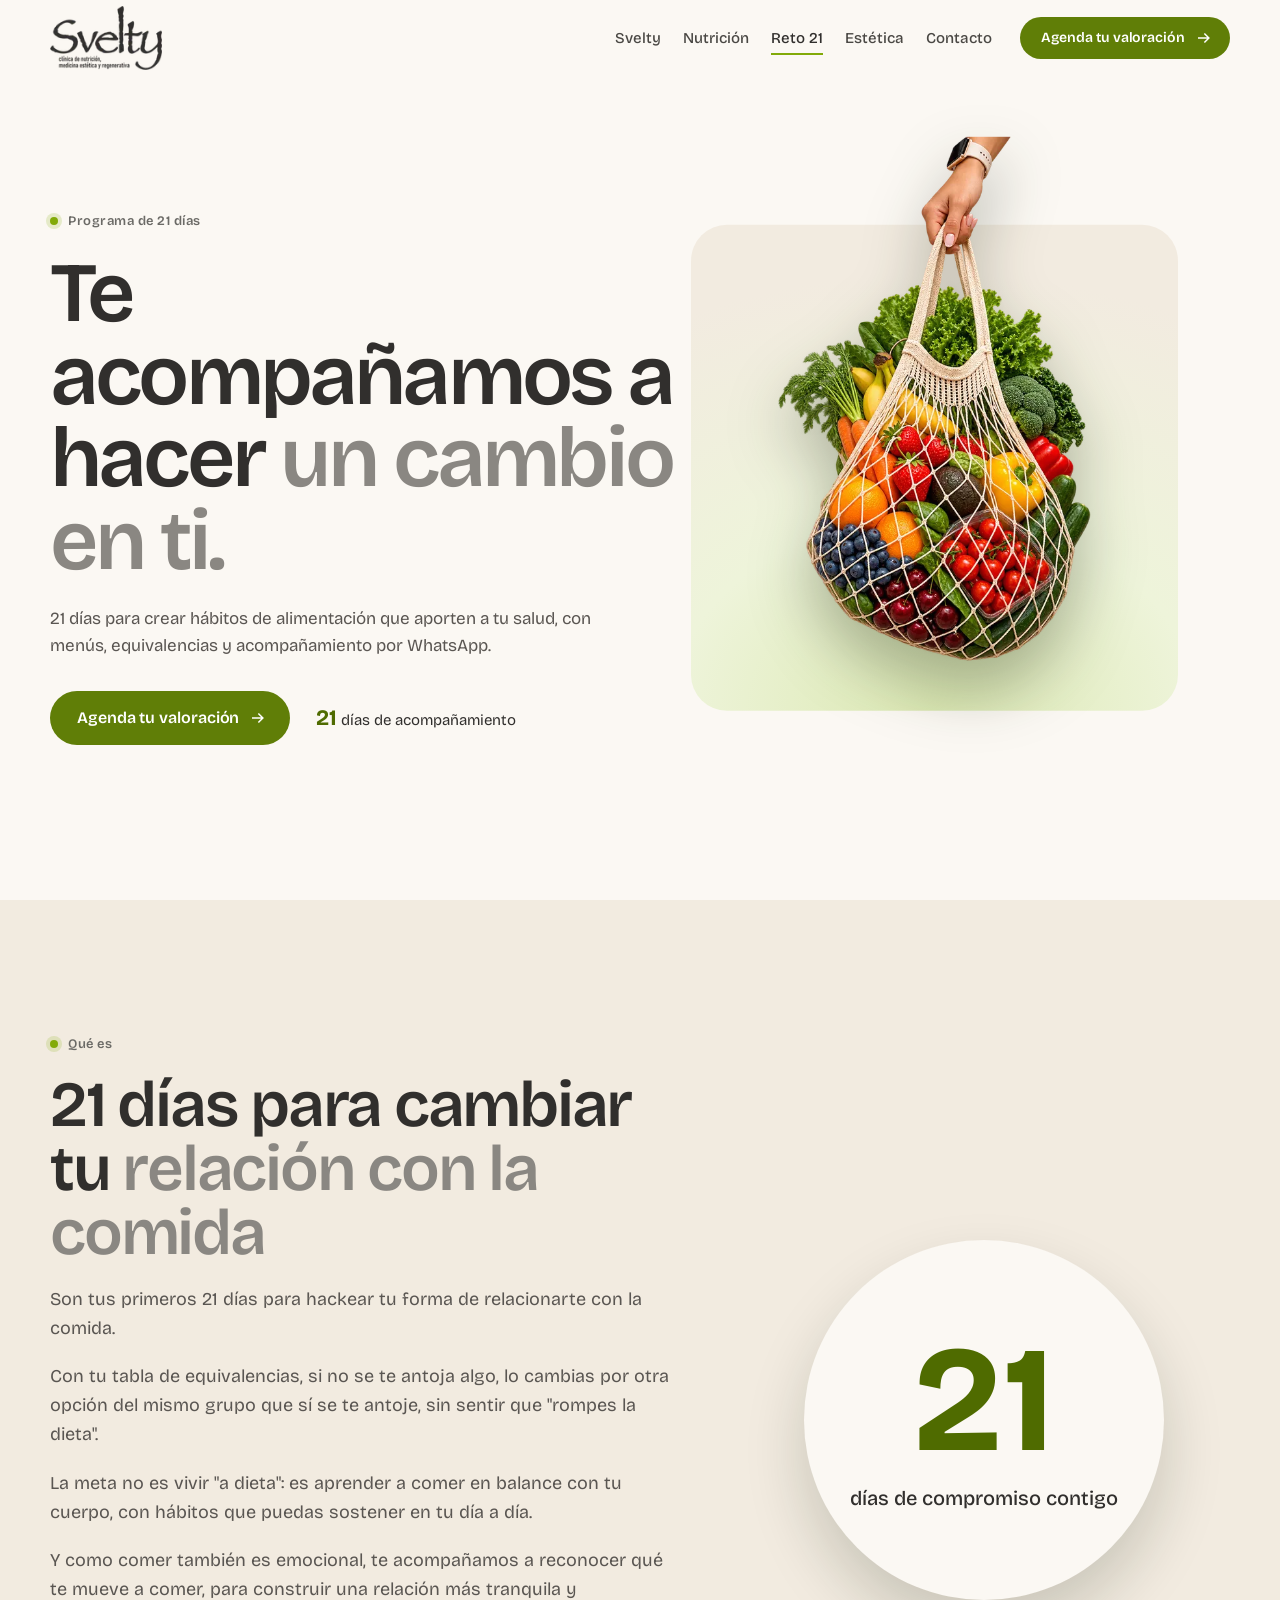
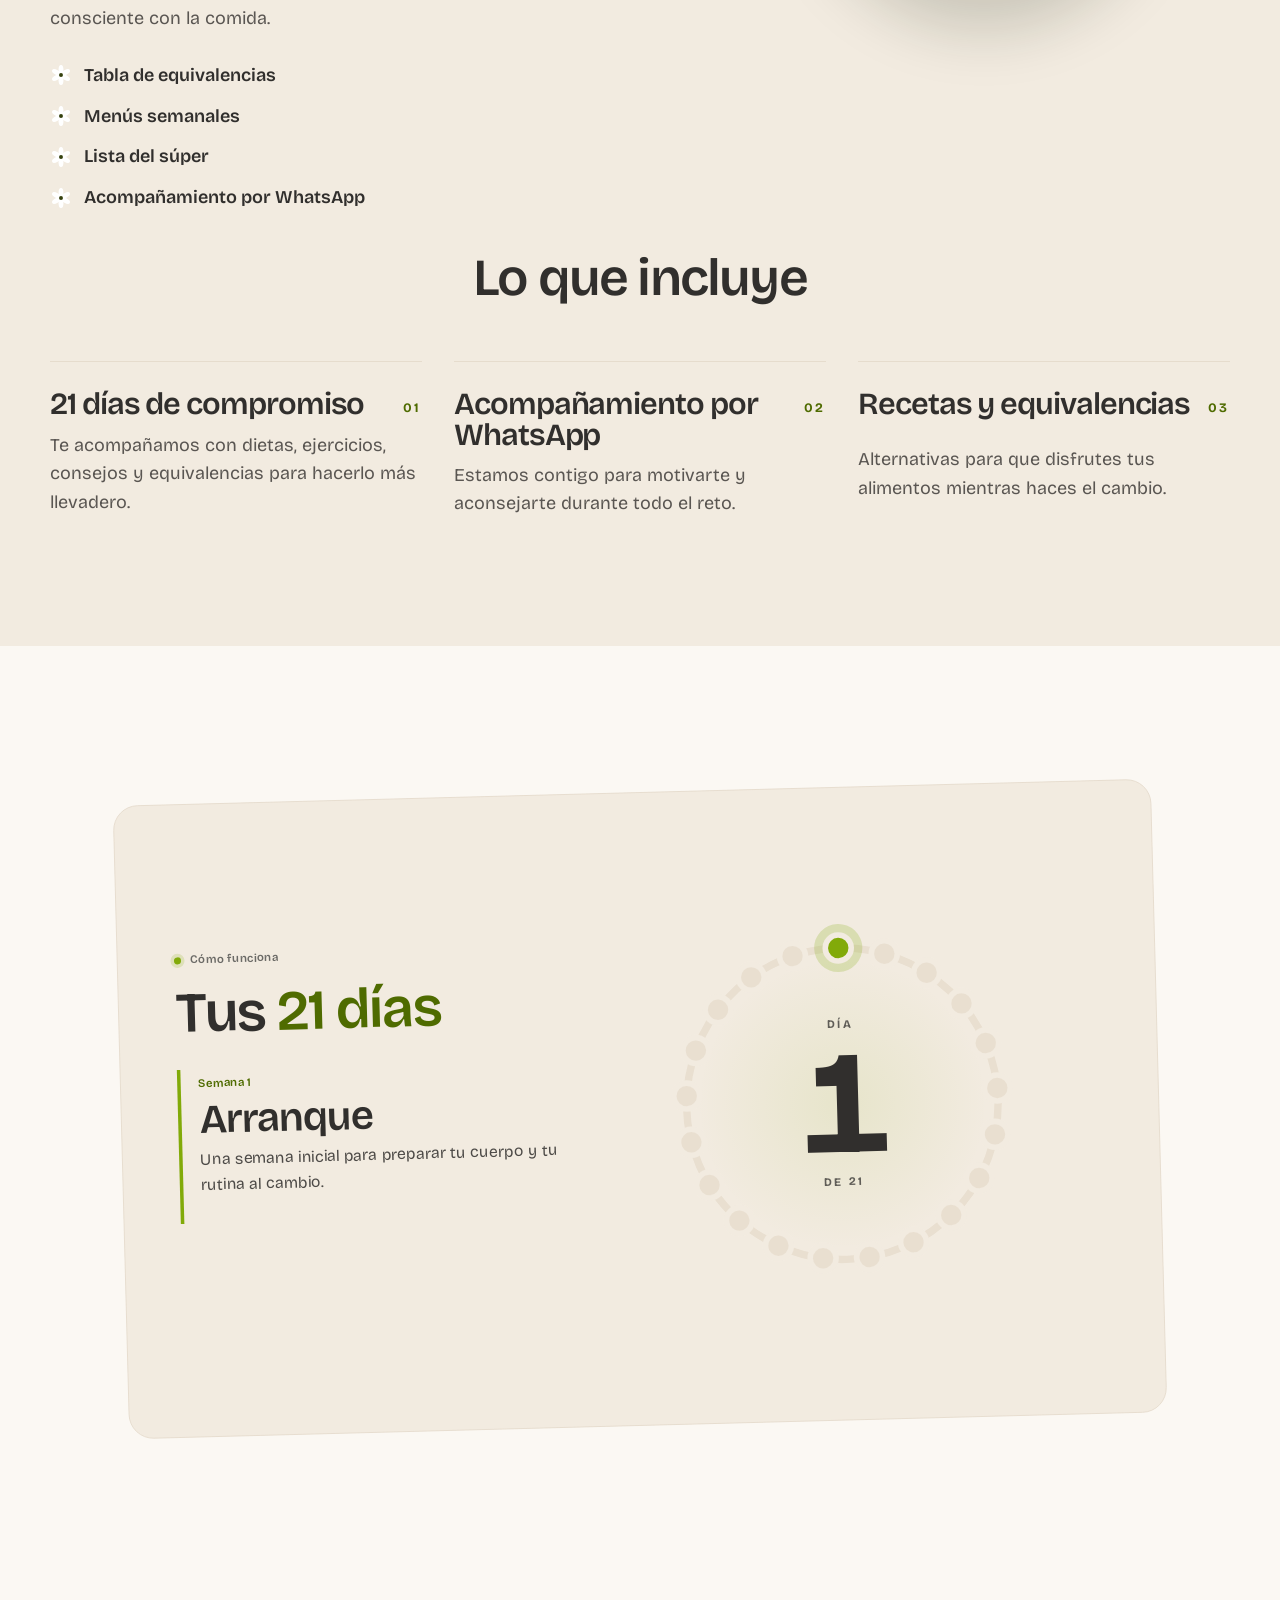
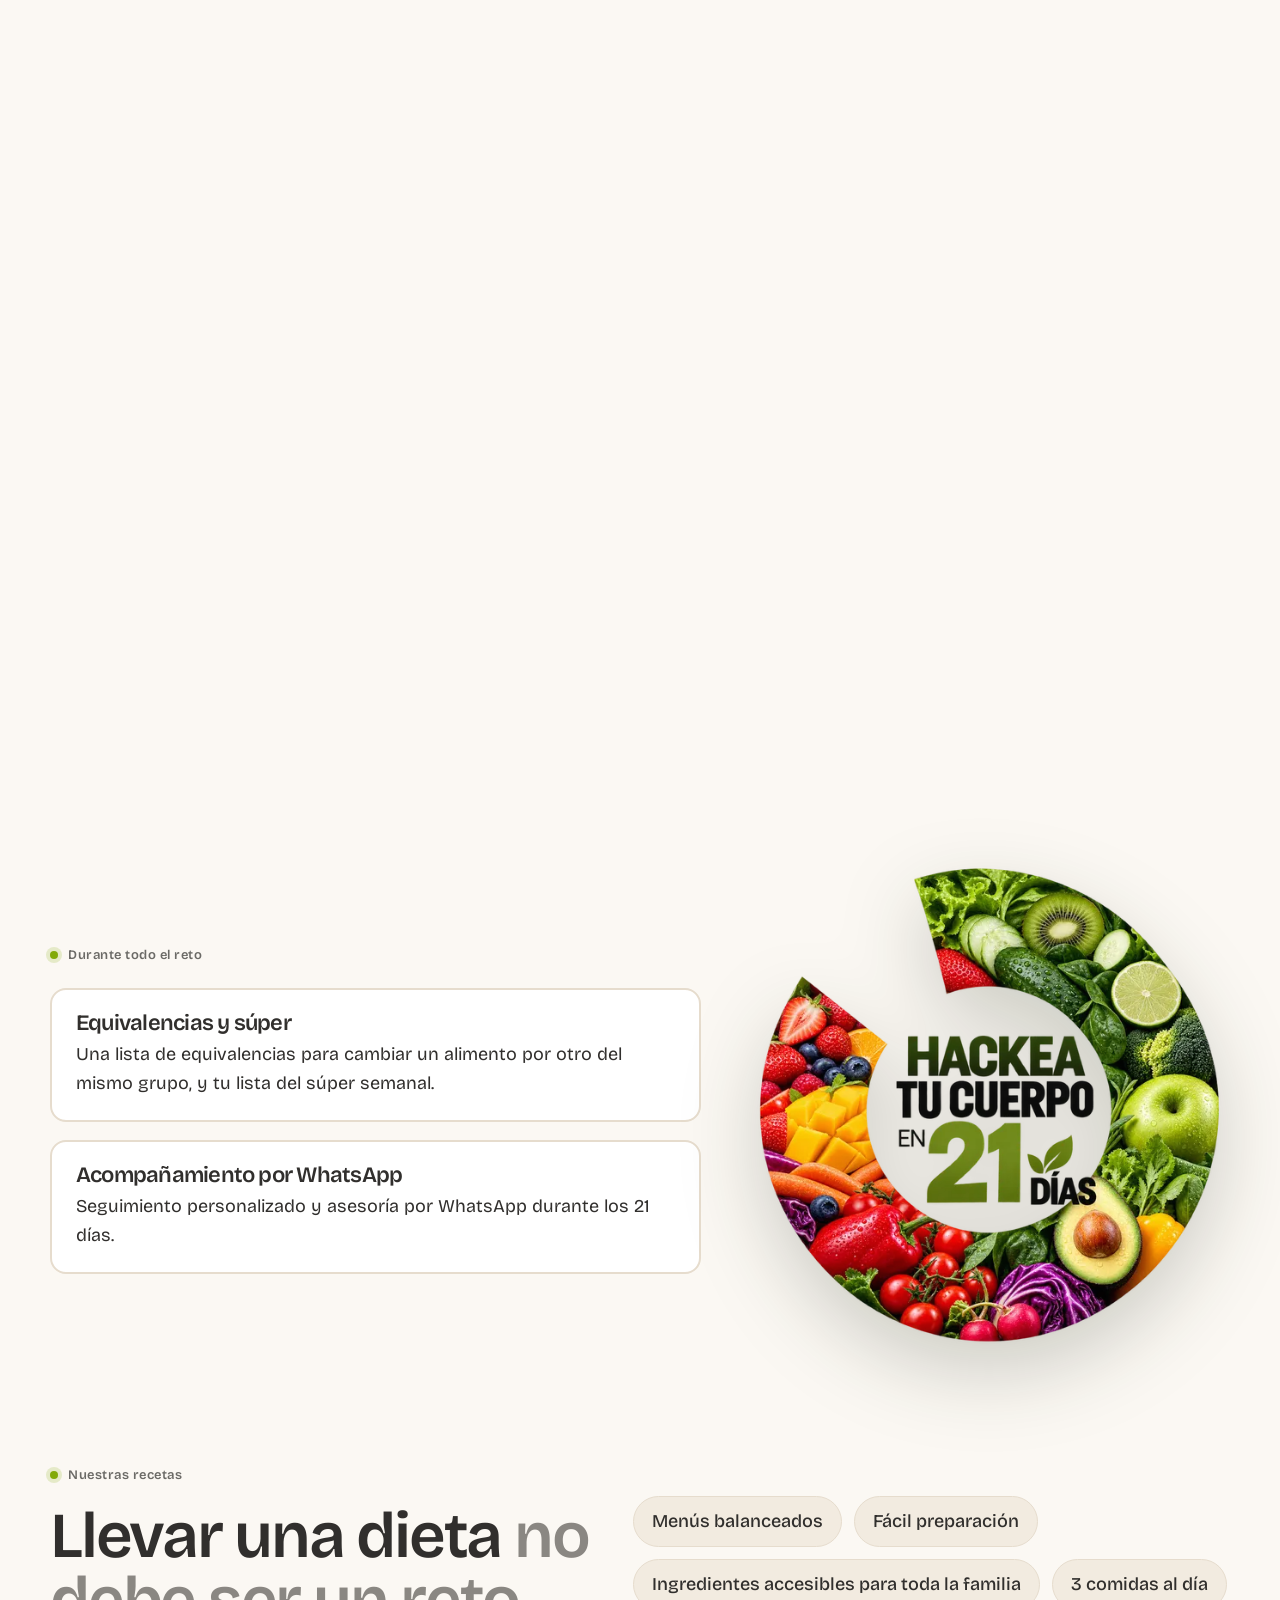
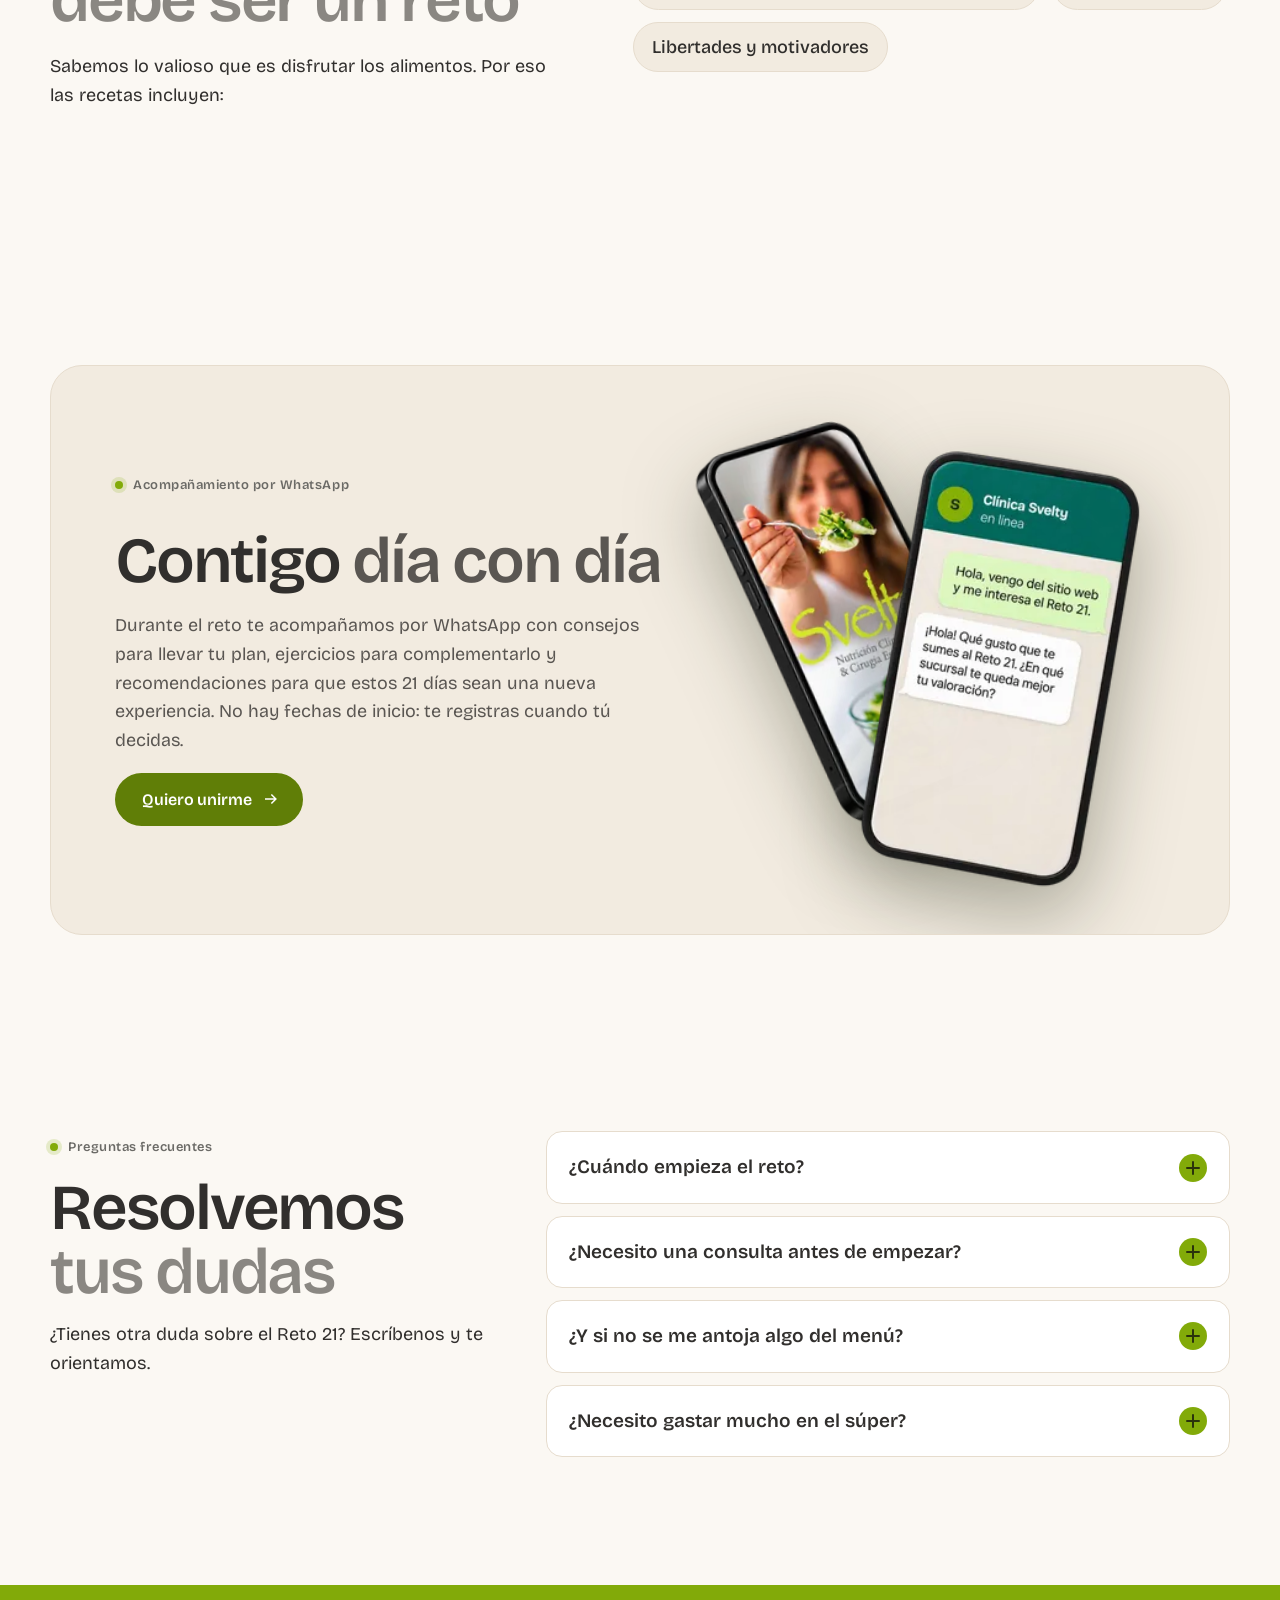
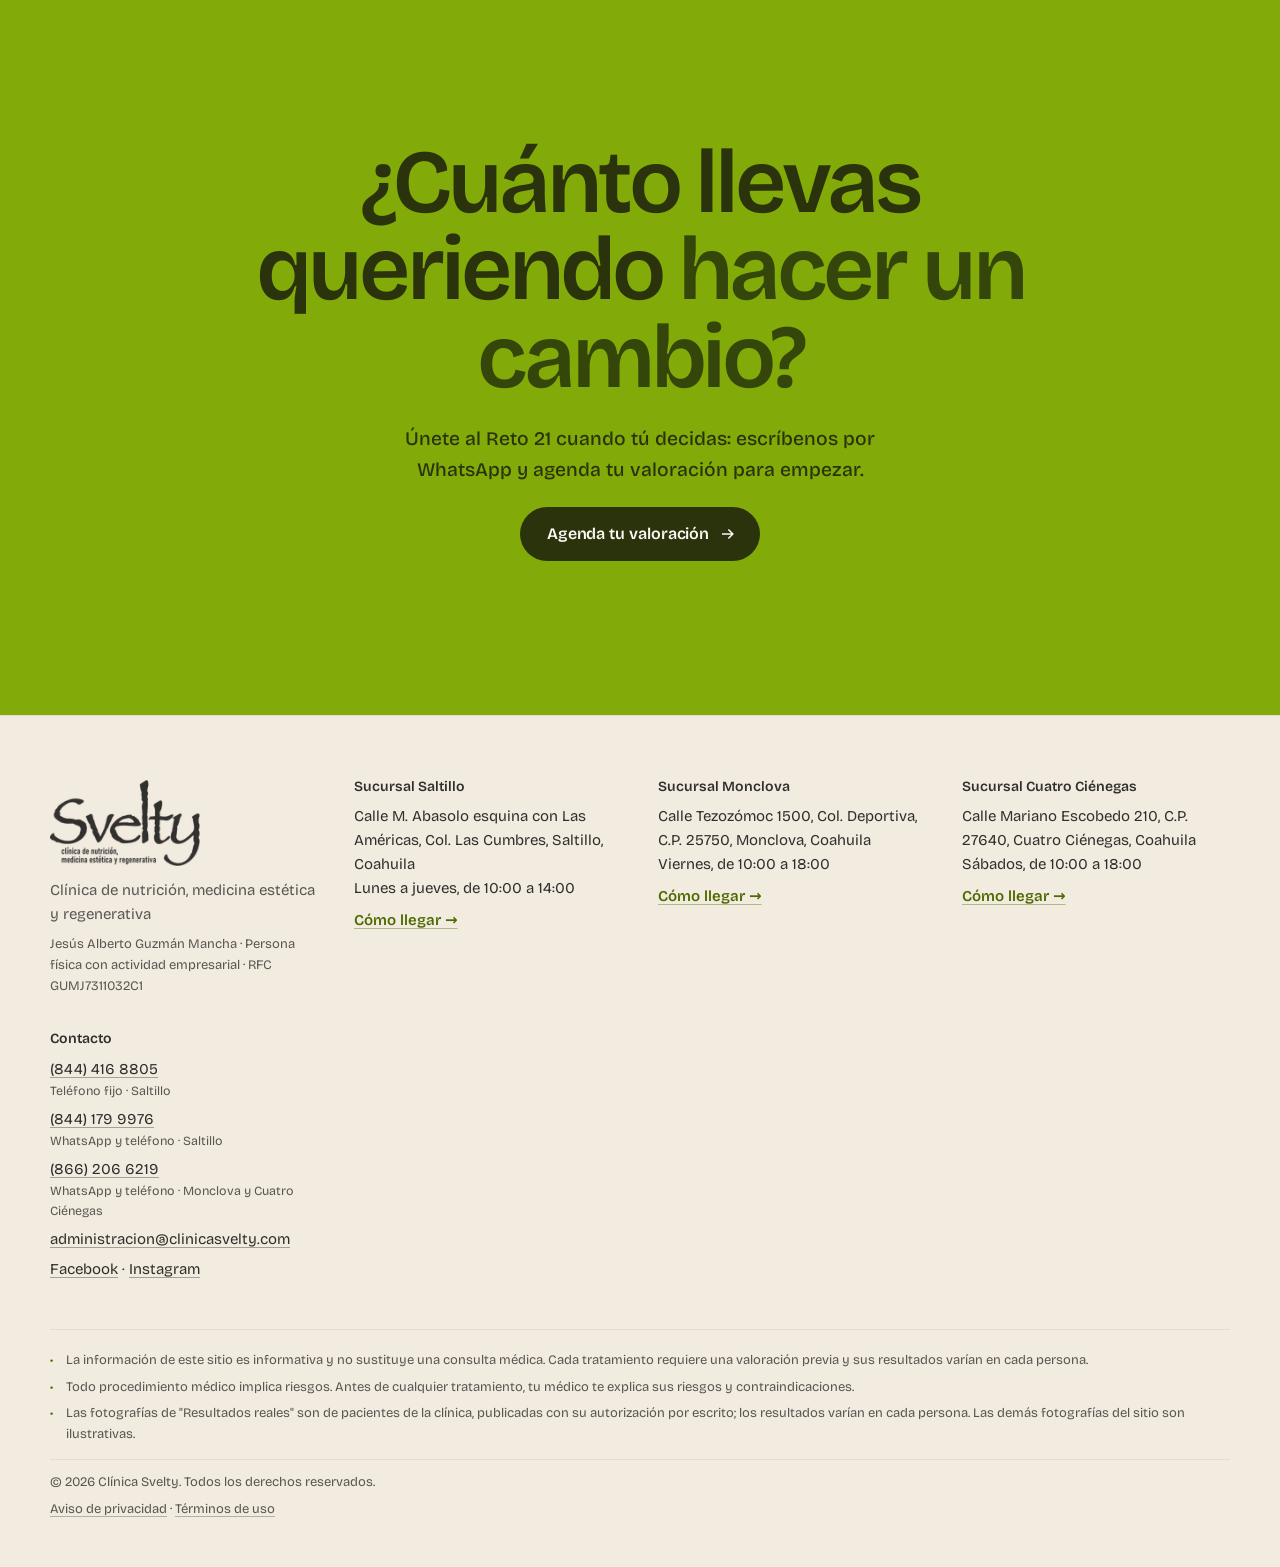
<file: reto-21/index.html>
<!DOCTYPE html><html lang="es-MX" data-astro-cid-hkbrpulz><head><meta charset="utf-8"><meta name="viewport" content="width=device-width, initial-scale=1, viewport-fit=cover"><title>Reto 21: 21 días para crear nuevos hábitos | Clínica Svelty</title><meta name="description" content="Programa de 21 días con menús, equivalencias, lista del súper y acompañamiento en línea de Clínica Svelty en Saltillo. Agenda tu valoración por WhatsApp."><link rel="canonical" href="https://clinicasvelty.com/reto-21/"><meta name="theme-color" content="#FFFFFF"><link rel="icon" href="/favicon.png" type="image/png"><meta property="og:type" content="website"><meta property="og:locale" content="es_MX"><meta property="og:site_name" content="Clínica Svelty"><meta property="og:title" content="Reto 21: 21 días para crear nuevos hábitos | Clínica Svelty"><meta property="og:description" content="Programa de 21 días con menús, equivalencias, lista del súper y acompañamiento en línea de Clínica Svelty en Saltillo. Agenda tu valoración por WhatsApp."><meta property="og:url" content="https://clinicasvelty.com/reto-21/"><meta property="og:image" content="https://clinicasvelty.com/og-svelty.jpg"><meta property="og:image:secure_url" content="https://clinicasvelty.com/og-svelty.jpg"><meta property="og:image:type" content="image/jpeg"><meta property="og:image:width" content="1200"><meta property="og:image:height" content="630"><meta property="og:image:alt" content="Clínica Svelty: nutrición, bariatría y medicina estética en Saltillo, Monclova y Cuatro Ciénegas"><meta name="twitter:card" content="summary_large_image"><meta name="twitter:image" content="https://clinicasvelty.com/og-svelty.jpg"><script type="application/ld+json">[{"@context":"https://schema.org","@type":"MedicalClinic","name":"Clínica Svelty","url":"https://clinicasvelty.com/","telephone":"+528441799976","email":"administracion@clinicasvelty.com","sameAs":["https://www.facebook.com/Svelty-350867764945192","https://www.instagram.com/clinicasvelty/"],"department":[{"@type":"MedicalClinic","name":"Clínica Svelty Saltillo","address":{"@type":"PostalAddress","streetAddress":"Calle M. Abasolo esquina con Las Américas, Col. Las Cumbres, Saltillo, Coahuila","addressLocality":"Saltillo","addressRegion":"Coahuila","addressCountry":"MX"},"hasMap":"https://maps.app.goo.gl/13cggZ9k2c9Fe6LT8","telephone":"+528441799976"},{"@type":"MedicalClinic","name":"Clínica Svelty Monclova","address":{"@type":"PostalAddress","streetAddress":"Calle Tezozómoc 1500, Col. Deportiva, C.P. 25750, Monclova, Coahuila","addressLocality":"Monclova","addressRegion":"Coahuila","addressCountry":"MX"},"hasMap":"https://maps.app.goo.gl/36n8ebuC1mjUKLqo8","telephone":"+528662066219","geo":{"@type":"GeoCoordinates","latitude":26.903991,"longitude":-101.446039}},{"@type":"MedicalClinic","name":"Clínica Svelty Cuatro Ciénegas","address":{"@type":"PostalAddress","streetAddress":"Calle Mariano Escobedo 210, C.P. 27640, Cuatro Ciénegas, Coahuila","addressLocality":"Cuatro Ciénegas","addressRegion":"Coahuila","addressCountry":"MX"},"hasMap":"https://www.google.com/maps/search/?api=1&query=Calle%20Mariano%20Escobedo%20210%2C%2027640%20Cuatro%20Ci%C3%A9negas%2C%20Coahuila","telephone":"+528662066219"}]},{"@context":"https://schema.org","@type":"FAQPage","mainEntity":[{"@type":"Question","name":"¿Cuándo empieza el reto?","acceptedAnswer":{"@type":"Answer","text":"Cuando tú decidas. No hay fechas de inicio: te puedes registrar en cualquier momento."}},{"@type":"Question","name":"¿Necesito una consulta antes de empezar?","acceptedAnswer":{"@type":"Answer","text":"Sí. En una sesión revisamos tu estado de salud y construimos juntos la alternativa adecuada para ti antes de iniciar el reto."}},{"@type":"Question","name":"¿Y si no se me antoja algo del menú?","acceptedAnswer":{"@type":"Answer","text":"Para eso es tu tabla de equivalencias: cambias ese alimento por otro del mismo grupo que sí se te antoje."}},{"@type":"Question","name":"¿Necesito gastar mucho en el súper?","acceptedAnswer":{"@type":"Answer","text":"No. Las recetas usan ingredientes accesibles para toda la familia e incluyen equivalencias para cambiar alimentos."}}]}]</script><link rel="stylesheet" href="/recursos/Base.DeBKU0O6.css"><style>.hero[data-astro-cid-vyevxk66]{align-items:center;min-height:100svh;padding:110px 0 60px;display:grid;position:relative;overflow:hidden}.hero-fondo[data-astro-cid-vyevxk66]{pointer-events:none;transform-origin:75% 45%;position:absolute;inset:0}.hero-sol[data-astro-cid-vyevxk66]{aspect-ratio:1;background:radial-gradient(120% 90% at 50% 100%, #dce9b4 0%, #eef4da 45%, var(--superficie) 100%);border-radius:36px;width:min(44vw,680px);position:absolute;top:52%;right:3vw;translate:0 -50%}.hero-visual[data-astro-cid-vyevxk66]{position:absolute;inset:0}.hero[data-astro-cid-vyevxk66]:not(.con-visual){min-height:0;padding:clamp(130px,16vw,180px) 0 clamp(24px,4vw,48px)}.hero[data-astro-cid-vyevxk66]:not(.con-visual) .hero-sol[data-astro-cid-vyevxk66]{display:none}.hero[data-astro-cid-vyevxk66]:not(.con-visual) .hero-texto[data-astro-cid-vyevxk66]>[data-astro-cid-vyevxk66],.hero[data-astro-cid-vyevxk66]:not(.con-visual) h1[data-astro-cid-vyevxk66]{max-width:760px}.con-visual[data-astro-cid-vyevxk66] .hero-sol[data-astro-cid-vyevxk66]{width:min(38vw,600px);right:8vw}.con-video[data-astro-cid-vyevxk66] .hero-sol[data-astro-cid-vyevxk66]{aspect-ratio:9/13;background:0 0;border-radius:0;width:min(34vw,470px);right:9vw}.hero-video[data-astro-cid-vyevxk66]{object-fit:cover;object-position:50% 60%;width:100%;height:100%;position:absolute;inset:0;-webkit-mask-image:radial-gradient(70% 62% at 50% 52%,#000 62%,#0000 100%);mask-image:radial-gradient(70% 62% at 50% 52%,#000 62%,#0000 100%)}.hero[data-astro-cid-vyevxk66] .a{position:absolute}.hero[data-astro-cid-vyevxk66] .a1{width:130px;top:18%;right:38vw;rotate:-30deg}.hero[data-astro-cid-vyevxk66] .a2{width:120px;bottom:10%;right:4vw}.hero[data-astro-cid-vyevxk66] .a3{width:90px;top:16%;right:8vw;rotate:40deg}.hero[data-astro-cid-vyevxk66] .a4{width:70px;bottom:16%;right:40vw}.hero[data-astro-cid-vyevxk66] .a5{width:110px;top:60%;right:22vw;rotate:160deg}.hero-texto[data-astro-cid-vyevxk66]{z-index:2;position:relative}.hero-texto[data-astro-cid-vyevxk66]>[data-astro-cid-vyevxk66]{max-width:min(560px,48vw)}.hero[data-astro-cid-vyevxk66] h1[data-astro-cid-vyevxk66]{letter-spacing:-.045em;color:var(--gris);max-width:min(640px,50vw);margin-top:18px;font-size:clamp(46px,6.6vw,96px);line-height:.98}.hero[data-astro-cid-vyevxk66] h1[data-astro-cid-vyevxk66] .it{color:var(--tinta-tenue)}.hero-p[data-astro-cid-vyevxk66]{max-width:38ch;color:var(--tinta-suave);margin-top:22px;font-size:clamp(17px,1.3vw,19px)}.hero-cta[data-astro-cid-vyevxk66]{flex-wrap:wrap;align-items:center;gap:18px 26px;margin-top:32px;display:flex}.hero-dato[data-astro-cid-vyevxk66]{font-size:15px}.hero-dato[data-astro-cid-vyevxk66] b[data-astro-cid-vyevxk66]{color:var(--verde-texto);font-size:22px}@media (width<=760px){.hero[data-astro-cid-vyevxk66]{align-items:start;min-height:0;padding-top:calc(84px + 64vw)}.hero-texto[data-astro-cid-vyevxk66]>[data-astro-cid-vyevxk66],.hero[data-astro-cid-vyevxk66] h1[data-astro-cid-vyevxk66]{max-width:none}.hero[data-astro-cid-vyevxk66] h1[data-astro-cid-vyevxk66]{font-size:clamp(44px,12.5vw,64px)}.hero-sol[data-astro-cid-vyevxk66]{width:72vw;top:76px;right:-16vw;translate:none}.con-visual[data-astro-cid-vyevxk66] .hero-sol[data-astro-cid-vyevxk66]{width:78vw;right:11vw}.con-visual[data-astro-cid-vyevxk66]{padding-top:calc(110px + 78vw)}.con-video[data-astro-cid-vyevxk66] .hero-sol[data-astro-cid-vyevxk66]{aspect-ratio:9/11;width:76vw;top:70px;right:12vw}.hero[data-astro-cid-vyevxk66].con-video{padding-top:calc(70px + 93vw)}.hero[data-astro-cid-vyevxk66]:not(.con-visual){padding-top:120px}.hero[data-astro-cid-vyevxk66] .a1{width:70px;top:120px;right:56vw}.hero[data-astro-cid-vyevxk66] .a3,.hero[data-astro-cid-vyevxk66] .a4{display:none}.con-visual[data-astro-cid-vyevxk66] .a1{top:90px;left:4vw;right:auto}.hero[data-astro-cid-vyevxk66] .a2{width:64px;top:calc(40px + 58vw);bottom:auto;right:4vw}.hero[data-astro-cid-vyevxk66] .a5{width:54px;top:calc(30px + 44vw);right:40vw}}
.tarjetas[data-astro-cid-fsshhfpx]{grid-template-columns:repeat(auto-fit,minmax(min(100%,220px),1fr));gap:16px;display:grid}@media (width>=900px){.tarjetas[data-astro-cid-fsshhfpx][style*=--cols]{grid-template-columns:repeat(var(--cols), 1fr)}}.t-oscura[data-astro-cid-fsshhfpx] .tarjeta[data-astro-cid-fsshhfpx]{background:var(--blanco);color:var(--gris);border:1px solid var(--linea);border-radius:var(--r-s);flex-direction:column;justify-content:flex-end;gap:8px;min-height:140px;padding:26px 22px;display:flex}.t-oscura[data-astro-cid-fsshhfpx] h3[data-astro-cid-fsshhfpx]{color:var(--gris);font-size:22px}.t-oscura[data-astro-cid-fsshhfpx] p[data-astro-cid-fsshhfpx]{color:var(--tinta-suave);font-size:15px}.t-flor[data-astro-cid-fsshhfpx]{text-align:left;gap:40px 32px}.t-flor[data-astro-cid-fsshhfpx] .tarjeta[data-astro-cid-fsshhfpx]{border-top:1px solid var(--linea);grid-template-columns:1fr auto;align-items:start;padding-top:26px;display:grid}.t-num[data-astro-cid-fsshhfpx]{letter-spacing:.2em;color:var(--verde-texto);grid-area:1/2;padding-top:10px;font-size:13px;font-weight:700}.t-flor[data-astro-cid-fsshhfpx] h3[data-astro-cid-fsshhfpx]{color:var(--sobre-bloque);grid-column:1;font-size:clamp(24px,2.4vw,32px)}.t-flor[data-astro-cid-fsshhfpx] p[data-astro-cid-fsshhfpx]{color:var(--sobre-bloque-suave);grid-column:1/-1;max-width:32ch;margin:10px 0 0}.t-enlace[data-astro-cid-fsshhfpx]{color:var(--verde-texto);margin-top:8px;font-weight:600}
.enfoque-in[data-astro-cid-6nezmict]{grid-template-columns:1.3fr 1fr;align-items:center;gap:48px;padding-bottom:40px;display:grid}.enfoque-p[data-astro-cid-6nezmict]{max-width:52ch;color:var(--sobre-bloque-suave);margin-top:20px}.rasgos[data-astro-cid-6nezmict]{gap:12px;margin:28px 0 0;padding:0;list-style:none;display:grid}.rasgos[data-astro-cid-6nezmict] li[data-astro-cid-6nezmict]{align-items:center;gap:12px;font-weight:600;display:flex}.rasgos[data-astro-cid-6nezmict] .ico{flex:none;width:22px}.cifra[data-astro-cid-6nezmict]{text-align:center;aspect-ratio:1;background:var(--crema);border-radius:50%;align-content:center;justify-self:center;place-items:center;gap:6px;width:min(360px,80vw);display:grid;box-shadow:0 30px 60px #16200a2e}.cifra-n[data-astro-cid-6nezmict]{color:var(--verde-texto);font-size:clamp(80px,12vw,150px);font-weight:700;line-height:1}.cifra-t[data-astro-cid-6nezmict]{color:var(--gris);font-size:20px;font-weight:500}@media (width<=860px){.enfoque-in[data-astro-cid-6nezmict]{grid-template-columns:1fr}}.faq[data-astro-cid-gb4nbdvp]{grid-template-columns:.8fr 1.2fr;align-items:start;gap:40px;display:grid}.faq-p[data-astro-cid-gb4nbdvp]{margin-top:16px}.faq-lista[data-astro-cid-gb4nbdvp]{gap:12px;display:grid}.faq-item[data-astro-cid-gb4nbdvp]{background:var(--blanco);border-radius:var(--r-s);border:1px solid var(--linea);transition:border-color .2s}.faq-item[data-astro-cid-gb4nbdvp][open]{border-color:var(--verde)}.faq-item[data-astro-cid-gb4nbdvp] summary[data-astro-cid-gb4nbdvp]{cursor:pointer;color:var(--gris);justify-content:space-between;align-items:center;gap:16px;padding:20px 22px;font-size:19px;font-weight:600;list-style:none;display:flex}.faq-item[data-astro-cid-gb4nbdvp] summary[data-astro-cid-gb4nbdvp]::-webkit-details-marker{display:none}.faq-mas[data-astro-cid-gb4nbdvp]{background:var(--verde);border-radius:50%;flex:none;width:28px;height:28px;position:relative}.faq-mas[data-astro-cid-gb4nbdvp]:before,.faq-mas[data-astro-cid-gb4nbdvp]:after{content:"";background:var(--olivo-2);border-radius:2px;position:absolute;inset:13px 7px}.faq-mas[data-astro-cid-gb4nbdvp]:after{transition:rotate .3s;rotate:90deg}.faq-item[data-astro-cid-gb4nbdvp][open] .faq-mas[data-astro-cid-gb4nbdvp]:after{rotate:0deg}.faq-r[data-astro-cid-gb4nbdvp]{gap:10px;padding:0 22px 20px;display:grid}@media (width<=860px){.faq[data-astro-cid-gb4nbdvp]{grid-template-columns:1fr}}
.cierre[data-astro-cid-qreezy6w]{background:var(--verde);color:var(--olivo-2);text-align:center;padding:clamp(90px,12vw,160px) 0;position:relative;overflow:hidden}.cierre-in[data-astro-cid-qreezy6w]{justify-items:center;gap:22px;display:grid;position:relative}.cierre[data-astro-cid-qreezy6w] h2[data-astro-cid-qreezy6w]{letter-spacing:-.045em;max-width:14ch;font-size:clamp(42px,7vw,96px);line-height:.98}.cierre[data-astro-cid-qreezy6w] h2[data-astro-cid-qreezy6w] .it{color:#16200ab8}.cierre[data-astro-cid-qreezy6w] p[data-astro-cid-qreezy6w]{max-width:40ch;font-size:clamp(18px,1.5vw,21px);font-weight:500}.cierre-lema[data-astro-cid-qreezy6w]{margin-top:10px;font-size:clamp(20px,2vw,26px)}.cierre[data-astro-cid-qreezy6w] .btn-oscuro{background:var(--olivo-2);color:var(--crema)}.cierre[data-astro-cid-qreezy6w] .c-a1{opacity:.5;width:180px;position:absolute;bottom:-30px;left:-40px;rotate:20deg}.cierre[data-astro-cid-qreezy6w] .c-a2{opacity:.6;width:110px;position:absolute;top:30px;right:6vw}
</style><link rel="stylesheet" href="/recursos/BannerCelular.pZn55xlZ.css"><link rel="stylesheet" href="/recursos/reto21.CYEgl1DV.css"><style>.hero.hero:has([data-bolsa]){z-index:5;overflow:clip visible}.bolsa[data-astro-cid-s3d5gr5q]{z-index:3;width:64%;height:118%;position:absolute;top:-18%;left:50%;translate:-50%}.bolsa-flota[data-astro-cid-s3d5gr5q]{width:100%;height:100%;animation:5s ease-in-out infinite flotar;position:relative}.b[data-astro-cid-s3d5gr5q]{object-fit:contain;object-position:50% 0;filter:drop-shadow(0 30px 30px #16200a4d);width:100%;height:100%;position:absolute;inset:0}.b2[data-astro-cid-s3d5gr5q],.b3[data-astro-cid-s3d5gr5q]{opacity:0}@keyframes flotar{50%{transform:translateY(-14px)rotate(-1.5deg)}}@media (prefers-reduced-motion:reduce){.bolsa-flota[data-astro-cid-s3d5gr5q]{animation:none}}.fases-foto[data-astro-cid-a3dtuj5d] img{filter:drop-shadow(0 30px 40px #16200a33);width:100%;height:auto}@media (width<=860px){.fases-foto[data-astro-cid-a3dtuj5d]{max-width:380px;margin-inline:auto}}.incluye[data-astro-cid-a3dtuj5d]{text-align:center;padding-bottom:clamp(72px,10vw,130px)}.incluye-t[data-astro-cid-a3dtuj5d]{color:var(--sobre-bloque);margin-bottom:56px;font-size:clamp(30px,4.5vw,52px)}.recetas[data-astro-cid-a3dtuj5d]{grid-template-columns:1fr 1.1fr;align-items:center;gap:40px;padding-top:0;display:grid;position:relative}.recetas[data-astro-cid-a3dtuj5d] .rc-adorno{width:130px;position:absolute;top:-60px;right:0}.rc-p[data-astro-cid-a3dtuj5d]{max-width:42ch;margin-top:20px}.chips[data-astro-cid-a3dtuj5d]{flex-wrap:wrap;gap:12px;margin:0;padding:0;list-style:none;display:flex}.chips[data-astro-cid-a3dtuj5d] li[data-astro-cid-a3dtuj5d]{background:var(--superficie);border:1px solid var(--linea);color:var(--gris);border-radius:999px;padding:10px 18px;font-weight:500}.reto-pend[data-astro-cid-a3dtuj5d]{margin-top:-60px}@media (width<=860px){.recetas[data-astro-cid-a3dtuj5d]{grid-template-columns:1fr}}
</style></head><body data-area="nutricion" data-astro-cid-hkbrpulz><a class="saltar" href="#contenido" data-astro-cid-hkbrpulz>Saltar al contenido</a><header class="enc" data-encabezado data-astro-cid-ocp5e6q2><div class="enc-in contenedor" data-astro-cid-ocp5e6q2><a class="enc-logo" href="/" aria-label="Clínica Svelty, inicio" data-astro-cid-ocp5e6q2><img src="/recursos/logo-svelty-gris.DXuzaX31_mACIC.webp" alt="Svelty, clínica de nutrición, medicina estética y regenerativa" loading="eager" data-astro-cid-ocp5e6q2="true" decoding="async" width="132" height="76"></a><nav class="enc-nav" aria-label="Principal" id="menu" data-astro-cid-ocp5e6q2><ul data-astro-cid-ocp5e6q2><li data-astro-cid-ocp5e6q2><a href="/" data-astro-cid-ocp5e6q2>Svelty</a></li><li data-astro-cid-ocp5e6q2><a href="/nutricion/" data-astro-cid-ocp5e6q2>Nutrición</a></li><li data-astro-cid-ocp5e6q2><a href="/reto-21/" aria-current="page" data-astro-cid-ocp5e6q2>Reto 21</a></li><li data-astro-cid-ocp5e6q2><a href="/estetica/" data-astro-cid-ocp5e6q2>Estética</a></li><li data-astro-cid-ocp5e6q2><a href="/contacto/" data-astro-cid-ocp5e6q2>Contacto</a></li></ul><a class="btn btn-principal enc-cta" href="https://wa.me/528441799976?text=Hola%2C%20vengo%20del%20sitio%20web%20y%20me%20interesa%20*el%20Reto%2021*." data-agenda="el Reto 21" target="_blank" rel="noopener">Agenda tu valoración<svg width="18" height="18" viewBox="0 0 24 24" aria-hidden="true"><path fill="currentColor" d="M13.2 5.3 19.9 12l-6.7 6.7-1.4-1.4 4.3-4.3H4v-2h12.1l-4.3-4.3z"></path></svg></a></nav><button class="enc-menu" aria-expanded="false" aria-controls="menu" data-menu data-astro-cid-ocp5e6q2><span class="sr-only" data-astro-cid-ocp5e6q2>Abrir menú</span><span data-astro-cid-ocp5e6q2></span><span data-astro-cid-ocp5e6q2></span></button></div></header><main id="contenido" data-astro-cid-hkbrpulz><section class="hero con-visual" data-hero data-astro-cid-vyevxk66><div class="hero-fondo" data-hero-fondo data-astro-cid-vyevxk66><div class="hero-sol" data-astro-cid-vyevxk66><div class="hero-visual" data-astro-cid-vyevxk66><div class="bolsa" data-bolsa data-astro-cid-s3d5gr5q><div class="bolsa-flota" data-bolsa-flota data-astro-cid-s3d5gr5q><img src="/recursos/bolsa-mano.DsE8d2kL_Zz67rs.webp" srcset="/recursos/bolsa-mano.DsE8d2kL_gQdl7.webp 320w, /recursos/bolsa-mano.DsE8d2kL_ZKgy0F.webp 480w" data-bolsa-1="true" alt="Mano sosteniendo una bolsa de red llena de frutas y verduras" sizes="(max-width: 760px) 50vw, 26vw" loading="eager" fetchpriority="high" data-astro-cid-s3d5gr5q="true" decoding="async" width="887" height="1492" class="b b1"><img src="/recursos/bolsa-soltando.3HSx6oM3_1pIwk4.webp" srcset="/recursos/bolsa-soltando.3HSx6oM3_1mkFE5.webp 320w, /recursos/bolsa-soltando.3HSx6oM3_ZdTeTR.webp 480w" data-bolsa-2="true" alt sizes="(max-width: 760px) 50vw, 26vw" data-astro-cid-s3d5gr5q="true" loading="lazy" decoding="async" width="1009" height="1471" class="b b2"><img src="/recursos/bolsa-sola.CTsipBzA_Z1qpq82.webp" srcset="/recursos/bolsa-sola.CTsipBzA_1UFE0i.webp 320w, /recursos/bolsa-sola.CTsipBzA_Z13u5PD.webp 480w" data-bolsa-3="true" alt sizes="(max-width: 760px) 50vw, 26vw" data-astro-cid-s3d5gr5q="true" loading="lazy" decoding="async" width="1001" height="1496" class="b b3"></div></div></div></div><svg class="adorno a a1" viewBox="0 0 100 100" aria-hidden="true" data-parallax="0.5" style><g fill="var(--verde)"><path d="M50 4C22 20 10 48 18 78c3 10 10 16 18 18 2-26 10-48 26-66-14 20-20 42-20 66 26-6 42-30 40-58C80 22 66 10 50 4Z"></path></g></svg><svg class="adorno a a3" viewBox="0 0 100 100" aria-hidden="true" data-parallax="0.7" style><g fill="var(--olivo)"><path d="M50 4C22 20 10 48 18 78c3 10 10 16 18 18 2-26 10-48 26-66-14 20-20 42-20 66 26-6 42-30 40-58C80 22 66 10 50 4Z"></path></g></svg><svg class="adorno a a4" viewBox="0 0 100 100" aria-hidden="true" data-parallax="0.35" style><g fill="var(--verde-claro)"><ellipse cx="50" cy="26" rx="11" ry="22" transform="rotate(0 50 50)"></ellipse><ellipse cx="50" cy="26" rx="11" ry="22" transform="rotate(60 50 50)"></ellipse><ellipse cx="50" cy="26" rx="11" ry="22" transform="rotate(120 50 50)"></ellipse><ellipse cx="50" cy="26" rx="11" ry="22" transform="rotate(180 50 50)"></ellipse><ellipse cx="50" cy="26" rx="11" ry="22" transform="rotate(240 50 50)"></ellipse><ellipse cx="50" cy="26" rx="11" ry="22" transform="rotate(300 50 50)"></ellipse><circle cx="50" cy="50" r="9" fill="var(--olivo)"></circle></g></svg></div><div class="contenedor hero-texto" data-hero-texto data-astro-cid-vyevxk66><p class="etiqueta" data-astro-cid-vyevxk66>Programa de 21 días</p><h1 data-palabras="ya" data-astro-cid-vyevxk66>Te acompañamos a hacer <span class="it" data-astro-cid-vyevxk66>un cambio en ti.</span></h1><p class="hero-p" data-aparece="ya" data-astro-cid-vyevxk66>21 días para crear hábitos de alimentación que aporten a tu salud, con menús, equivalencias y acompañamiento por WhatsApp.</p><div class="hero-cta" data-aparece="ya" data-astro-cid-vyevxk66><a class="btn btn-principal " href="https://wa.me/528441799976?text=Hola%2C%20vengo%20del%20sitio%20web%20y%20me%20interesa%20*el%20Reto%2021*." data-agenda="el Reto 21" target="_blank" rel="noopener">Agenda tu valoración<svg width="18" height="18" viewBox="0 0 24 24" aria-hidden="true"><path fill="currentColor" d="M13.2 5.3 19.9 12l-6.7 6.7-1.4-1.4 4.3-4.3H4v-2h12.1l-4.3-4.3z"></path></svg></a><span class="hero-dato" data-astro-cid-vyevxk66><b data-astro-cid-vyevxk66>21</b> días de acompañamiento</span></div></div></section><svg class="onda" viewBox="0 0 1440 90" preserveAspectRatio="none" aria-hidden="true" style="background:transparent;"><path data-onda fill="var(--bloque)" d="M0,52 C180,18 360,10 540,34 C720,58 900,86 1080,70 C1260,54 1350,30 1440,40 L1440,90 L0,90 Z"></path></svg><section class="oscuro" data-astro-cid-a3dtuj5d><div class="contenedor seccion enfoque-in" data-astro-cid-6nezmict><div data-astro-cid-6nezmict><p class="etiqueta">Qué es</p><h2 class="titulo-seccion " data-palabras>21 días para cambiar tu <span class="it">relación con la comida</span></h2><p class="enfoque-p" data-aparece data-astro-cid-6nezmict>Son tus primeros 21 días para hackear tu forma de relacionarte con la comida.</p><p class="enfoque-p" data-aparece data-astro-cid-6nezmict>Con tu tabla de equivalencias, si no se te antoja algo, lo cambias por otra opción del mismo grupo que sí se te antoje, sin sentir que &quot;rompes la dieta&quot;.</p><p class="enfoque-p" data-aparece data-astro-cid-6nezmict>La meta no es vivir &quot;a dieta&quot;: es aprender a comer en balance con tu cuerpo, con hábitos que puedas sostener en tu día a día.</p><p class="enfoque-p" data-aparece data-astro-cid-6nezmict>Y como comer también es emocional, te acompañamos a reconocer qué te mueve a comer, para construir una relación más tranquila y consciente con la comida.</p><ul class="rasgos" data-astro-cid-6nezmict><li data-aparece data-astro-cid-6nezmict><svg class="adorno ico" viewBox="0 0 100 100" aria-hidden="true" style><g fill="var(--blanco)"><ellipse cx="50" cy="26" rx="11" ry="22" transform="rotate(0 50 50)"></ellipse><ellipse cx="50" cy="26" rx="11" ry="22" transform="rotate(60 50 50)"></ellipse><ellipse cx="50" cy="26" rx="11" ry="22" transform="rotate(120 50 50)"></ellipse><ellipse cx="50" cy="26" rx="11" ry="22" transform="rotate(180 50 50)"></ellipse><ellipse cx="50" cy="26" rx="11" ry="22" transform="rotate(240 50 50)"></ellipse><ellipse cx="50" cy="26" rx="11" ry="22" transform="rotate(300 50 50)"></ellipse><circle cx="50" cy="50" r="9" fill="var(--olivo)"></circle></g></svg>Tabla de equivalencias</li><li data-aparece data-astro-cid-6nezmict><svg class="adorno ico" viewBox="0 0 100 100" aria-hidden="true" style><g fill="var(--blanco)"><ellipse cx="50" cy="26" rx="11" ry="22" transform="rotate(0 50 50)"></ellipse><ellipse cx="50" cy="26" rx="11" ry="22" transform="rotate(60 50 50)"></ellipse><ellipse cx="50" cy="26" rx="11" ry="22" transform="rotate(120 50 50)"></ellipse><ellipse cx="50" cy="26" rx="11" ry="22" transform="rotate(180 50 50)"></ellipse><ellipse cx="50" cy="26" rx="11" ry="22" transform="rotate(240 50 50)"></ellipse><ellipse cx="50" cy="26" rx="11" ry="22" transform="rotate(300 50 50)"></ellipse><circle cx="50" cy="50" r="9" fill="var(--olivo)"></circle></g></svg>Menús semanales</li><li data-aparece data-astro-cid-6nezmict><svg class="adorno ico" viewBox="0 0 100 100" aria-hidden="true" style><g fill="var(--blanco)"><ellipse cx="50" cy="26" rx="11" ry="22" transform="rotate(0 50 50)"></ellipse><ellipse cx="50" cy="26" rx="11" ry="22" transform="rotate(60 50 50)"></ellipse><ellipse cx="50" cy="26" rx="11" ry="22" transform="rotate(120 50 50)"></ellipse><ellipse cx="50" cy="26" rx="11" ry="22" transform="rotate(180 50 50)"></ellipse><ellipse cx="50" cy="26" rx="11" ry="22" transform="rotate(240 50 50)"></ellipse><ellipse cx="50" cy="26" rx="11" ry="22" transform="rotate(300 50 50)"></ellipse><circle cx="50" cy="50" r="9" fill="var(--olivo)"></circle></g></svg>Lista del súper</li><li data-aparece data-astro-cid-6nezmict><svg class="adorno ico" viewBox="0 0 100 100" aria-hidden="true" style><g fill="var(--blanco)"><ellipse cx="50" cy="26" rx="11" ry="22" transform="rotate(0 50 50)"></ellipse><ellipse cx="50" cy="26" rx="11" ry="22" transform="rotate(60 50 50)"></ellipse><ellipse cx="50" cy="26" rx="11" ry="22" transform="rotate(120 50 50)"></ellipse><ellipse cx="50" cy="26" rx="11" ry="22" transform="rotate(180 50 50)"></ellipse><ellipse cx="50" cy="26" rx="11" ry="22" transform="rotate(240 50 50)"></ellipse><ellipse cx="50" cy="26" rx="11" ry="22" transform="rotate(300 50 50)"></ellipse><circle cx="50" cy="50" r="9" fill="var(--olivo)"></circle></g></svg>Acompañamiento por WhatsApp</li></ul></div><div class="cifra" data-aparece data-astro-cid-6nezmict><span class="cifra-n" data-astro-cid-6nezmict><span data-contar="21" data-astro-cid-6nezmict>21</span></span><span class="cifra-t" data-astro-cid-6nezmict>días de compromiso contigo</span></div></div><div class="contenedor incluye" data-astro-cid-a3dtuj5d><h2 class="incluye-t" data-astro-cid-a3dtuj5d>Lo que incluye</h2><div class="tarjetas t-flor" style="--cols:3" data-astro-cid-fsshhfpx><article class="tarjeta" data-aparece data-astro-cid-fsshhfpx><span class="t-num" aria-hidden="true" data-astro-cid-fsshhfpx>01</span><h3 data-astro-cid-fsshhfpx>21 días de compromiso</h3><p data-astro-cid-fsshhfpx>Te acompañamos con dietas, ejercicios, consejos y equivalencias para hacerlo más llevadero.</p></article><article class="tarjeta" data-aparece data-astro-cid-fsshhfpx><span class="t-num" aria-hidden="true" data-astro-cid-fsshhfpx>02</span><h3 data-astro-cid-fsshhfpx>Acompañamiento por WhatsApp</h3><p data-astro-cid-fsshhfpx>Estamos contigo para motivarte y aconsejarte durante todo el reto.</p></article><article class="tarjeta" data-aparece data-astro-cid-fsshhfpx><span class="t-num" aria-hidden="true" data-astro-cid-fsshhfpx>03</span><h3 data-astro-cid-fsshhfpx>Recetas y equivalencias</h3><p data-astro-cid-fsshhfpx>Alternativas para que disfrutes tus alimentos mientras haces el cambio.</p></article></div></div></section><svg class="onda" viewBox="0 0 1440 90" preserveAspectRatio="none" aria-hidden="true" style="background:var(--bloque);"><path data-onda fill="var(--crema)" d="M0,52 C180,18 360,10 540,34 C720,58 900,86 1080,70 C1260,54 1350,30 1440,40 L1440,90 L0,90 Z"></path></svg><section class="dias" data-dias data-astro-cid-ncxyrcqy><div class="contenedor" data-astro-cid-ncxyrcqy><div class="dias-escena" data-astro-cid-ncxyrcqy><div class="dias-txt" data-astro-cid-ncxyrcqy><p class="etiqueta">Cómo funciona</p><h2 class="titulo-seccion " data-palabras>Tus <span class="it">21 días</span></h2><ol class="dias-etapas" data-astro-cid-ncxyrcqy><li class="dias-etapa" data-etapa="1-7" data-astro-cid-ncxyrcqy><span class="dias-et" data-astro-cid-ncxyrcqy>Semana 1</span><h3 data-astro-cid-ncxyrcqy>Arranque</h3><p data-astro-cid-ncxyrcqy>Una semana inicial para preparar tu cuerpo y tu rutina al cambio.</p></li><li class="dias-etapa" data-etapa="8-21" data-astro-cid-ncxyrcqy><span class="dias-et" data-astro-cid-ncxyrcqy>Días 8 al 21</span><h3 data-astro-cid-ncxyrcqy>Menús semanales</h3><p data-astro-cid-ncxyrcqy>14 días de menús con 3 comidas al día, acompañados de hidratación adecuada y ejercicio físico.</p></li></ol><div class="dias-cta" data-astro-cid-ncxyrcqy><a class="btn btn-principal " href="https://wa.me/528441799976?text=Hola%2C%20vengo%20del%20sitio%20web%20y%20me%20interesa%20*el%20Reto%2021*." data-agenda="el Reto 21" target="_blank" rel="noopener">Agenda tu valoración<svg width="18" height="18" viewBox="0 0 24 24" aria-hidden="true"><path fill="currentColor" d="M13.2 5.3 19.9 12l-6.7 6.7-1.4-1.4 4.3-4.3H4v-2h12.1l-4.3-4.3z"></path></svg></a></div></div><div class="dias-aro" aria-hidden="true" data-astro-cid-ncxyrcqy><span class="aro-luz" data-dias-luz data-astro-cid-ncxyrcqy></span><svg viewBox="0 0 280 280" data-astro-cid-ncxyrcqy><circle class="aro-riel" cx="140" cy="140" r="84" data-astro-cid-ncxyrcqy></circle><circle class="aro-avance" cx="140" cy="140" r="84" pathLength="1" transform="rotate(-90 140 140)" data-dias-arco data-astro-cid-ncxyrcqy></circle><g class="aro-punto" data-dia data-astro-cid-ncxyrcqy><circle class="aro-halo" cx="140" cy="56" r="13" data-astro-cid-ncxyrcqy></circle><circle class="aro-bolita" cx="140" cy="56" r="7" data-astro-cid-ncxyrcqy></circle></g><g class="aro-punto" data-dia data-astro-cid-ncxyrcqy><circle class="aro-halo" cx="164.76" cy="59.73" r="13" data-astro-cid-ncxyrcqy></circle><circle class="aro-bolita" cx="164.76" cy="59.73" r="7" data-astro-cid-ncxyrcqy></circle></g><g class="aro-punto" data-dia data-astro-cid-ncxyrcqy><circle class="aro-halo" cx="187.32" cy="70.6" r="13" data-astro-cid-ncxyrcqy></circle><circle class="aro-bolita" cx="187.32" cy="70.6" r="7" data-astro-cid-ncxyrcqy></circle></g><g class="aro-punto" data-dia data-astro-cid-ncxyrcqy><circle class="aro-halo" cx="205.67" cy="87.63" r="13" data-astro-cid-ncxyrcqy></circle><circle class="aro-bolita" cx="205.67" cy="87.63" r="7" data-astro-cid-ncxyrcqy></circle></g><g class="aro-punto" data-dia data-astro-cid-ncxyrcqy><circle class="aro-halo" cx="218.19" cy="109.31" r="13" data-astro-cid-ncxyrcqy></circle><circle class="aro-bolita" cx="218.19" cy="109.31" r="7" data-astro-cid-ncxyrcqy></circle></g><g class="aro-punto" data-dia data-astro-cid-ncxyrcqy><circle class="aro-halo" cx="223.77" cy="133.72" r="13" data-astro-cid-ncxyrcqy></circle><circle class="aro-bolita" cx="223.77" cy="133.72" r="7" data-astro-cid-ncxyrcqy></circle></g><g class="aro-punto" data-dia data-astro-cid-ncxyrcqy><circle class="aro-halo" cx="221.89" cy="158.69" r="13" data-astro-cid-ncxyrcqy></circle><circle class="aro-bolita" cx="221.89" cy="158.69" r="7" data-astro-cid-ncxyrcqy></circle></g><g class="aro-punto" data-dia data-astro-cid-ncxyrcqy><circle class="aro-halo" cx="212.75" cy="182" r="13" data-astro-cid-ncxyrcqy></circle><circle class="aro-bolita" cx="212.75" cy="182" r="7" data-astro-cid-ncxyrcqy></circle></g><g class="aro-punto" data-dia data-astro-cid-ncxyrcqy><circle class="aro-halo" cx="197.13" cy="201.58" r="13" data-astro-cid-ncxyrcqy></circle><circle class="aro-bolita" cx="197.13" cy="201.58" r="7" data-astro-cid-ncxyrcqy></circle></g><g class="aro-punto" data-dia data-astro-cid-ncxyrcqy><circle class="aro-halo" cx="176.45" cy="215.68" r="13" data-astro-cid-ncxyrcqy></circle><circle class="aro-bolita" cx="176.45" cy="215.68" r="7" data-astro-cid-ncxyrcqy></circle></g><g class="aro-punto" data-dia data-astro-cid-ncxyrcqy><circle class="aro-halo" cx="152.52" cy="223.06" r="13" data-astro-cid-ncxyrcqy></circle><circle class="aro-bolita" cx="152.52" cy="223.06" r="7" data-astro-cid-ncxyrcqy></circle></g><g class="aro-punto" data-dia data-astro-cid-ncxyrcqy><circle class="aro-halo" cx="127.48" cy="223.06" r="13" data-astro-cid-ncxyrcqy></circle><circle class="aro-bolita" cx="127.48" cy="223.06" r="7" data-astro-cid-ncxyrcqy></circle></g><g class="aro-punto" data-dia data-astro-cid-ncxyrcqy><circle class="aro-halo" cx="103.55" cy="215.68" r="13" data-astro-cid-ncxyrcqy></circle><circle class="aro-bolita" cx="103.55" cy="215.68" r="7" data-astro-cid-ncxyrcqy></circle></g><g class="aro-punto" data-dia data-astro-cid-ncxyrcqy><circle class="aro-halo" cx="82.87" cy="201.58" r="13" data-astro-cid-ncxyrcqy></circle><circle class="aro-bolita" cx="82.87" cy="201.58" r="7" data-astro-cid-ncxyrcqy></circle></g><g class="aro-punto" data-dia data-astro-cid-ncxyrcqy><circle class="aro-halo" cx="67.25" cy="182" r="13" data-astro-cid-ncxyrcqy></circle><circle class="aro-bolita" cx="67.25" cy="182" r="7" data-astro-cid-ncxyrcqy></circle></g><g class="aro-punto" data-dia data-astro-cid-ncxyrcqy><circle class="aro-halo" cx="58.11" cy="158.69" r="13" data-astro-cid-ncxyrcqy></circle><circle class="aro-bolita" cx="58.11" cy="158.69" r="7" data-astro-cid-ncxyrcqy></circle></g><g class="aro-punto" data-dia data-astro-cid-ncxyrcqy><circle class="aro-halo" cx="56.23" cy="133.72" r="13" data-astro-cid-ncxyrcqy></circle><circle class="aro-bolita" cx="56.23" cy="133.72" r="7" data-astro-cid-ncxyrcqy></circle></g><g class="aro-punto" data-dia data-astro-cid-ncxyrcqy><circle class="aro-halo" cx="61.81" cy="109.31" r="13" data-astro-cid-ncxyrcqy></circle><circle class="aro-bolita" cx="61.81" cy="109.31" r="7" data-astro-cid-ncxyrcqy></circle></g><g class="aro-punto" data-dia data-astro-cid-ncxyrcqy><circle class="aro-halo" cx="74.33" cy="87.63" r="13" data-astro-cid-ncxyrcqy></circle><circle class="aro-bolita" cx="74.33" cy="87.63" r="7" data-astro-cid-ncxyrcqy></circle></g><g class="aro-punto" data-dia data-astro-cid-ncxyrcqy><circle class="aro-halo" cx="92.68" cy="70.6" r="13" data-astro-cid-ncxyrcqy></circle><circle class="aro-bolita" cx="92.68" cy="70.6" r="7" data-astro-cid-ncxyrcqy></circle></g><g class="aro-punto" data-dia data-astro-cid-ncxyrcqy><circle class="aro-halo" cx="115.24" cy="59.73" r="13" data-astro-cid-ncxyrcqy></circle><circle class="aro-bolita" cx="115.24" cy="59.73" r="7" data-astro-cid-ncxyrcqy></circle></g></svg><span class="aro-brillo" data-astro-cid-ncxyrcqy></span><span class="aro-plato" data-plato="9" style="left:87.11%;top:28.57%" data-astro-cid-ncxyrcqy><img src="/recursos/platillo-01.BLQZSv2Y_G06Yb.webp" srcset="/recursos/platillo-01.BLQZSv2Y_1Twdrv.webp 120w, /recursos/platillo-01.BLQZSv2Y_ZRyVB8.webp 200w" alt sizes="(max-width: 860px) 18vw, 120px" data-astro-cid-ncxyrcqy="true" loading="lazy" decoding="async" width="1254" height="1254"></span><span class="aro-plato" data-plato="11" style="left:87.11%;top:71.43%" data-astro-cid-ncxyrcqy><img src="/recursos/platillo-02.atqz0F-w_ZHGfDE.webp" srcset="/recursos/platillo-02.atqz0F-w_AMUbr.webp 120w, /recursos/platillo-02.atqz0F-w_ZvOx9W.webp 200w" alt sizes="(max-width: 860px) 18vw, 120px" data-astro-cid-ncxyrcqy="true" loading="lazy" decoding="async" width="1331" height="1181"></span><span class="aro-plato" data-plato="13" style="left:50.00%;top:92.86%" data-astro-cid-ncxyrcqy><img src="/recursos/platillo-03.9MktBM3r_Z2gzKNJ.webp" srcset="/recursos/platillo-03.9MktBM3r_bV8lY.webp 120w, /recursos/platillo-03.9MktBM3r_1DjcNC.webp 200w" alt sizes="(max-width: 860px) 18vw, 120px" data-astro-cid-ncxyrcqy="true" loading="lazy" decoding="async" width="1295" height="1214"></span><span class="aro-plato" data-plato="15" style="left:12.89%;top:71.43%" data-astro-cid-ncxyrcqy><img src="/recursos/platillo-04.CjyIMGdN_Z73ed7.webp" srcset="/recursos/platillo-04.CjyIMGdN_Z1mRWms.webp 120w, /recursos/platillo-04.CjyIMGdN_4u75b.webp 200w" alt sizes="(max-width: 860px) 18vw, 120px" data-astro-cid-ncxyrcqy="true" loading="lazy" decoding="async" width="1295" height="1215"></span><span class="aro-plato" data-plato="17" style="left:12.89%;top:28.57%" data-astro-cid-ncxyrcqy><img src="/recursos/platillo-05.Cg2Bh3Mp_HRNiL.webp" srcset="/recursos/platillo-05.Cg2Bh3Mp_rOzlR.webp 120w, /recursos/platillo-05.Cg2Bh3Mp_1TcDNv.webp 200w" alt sizes="(max-width: 860px) 18vw, 120px" data-astro-cid-ncxyrcqy="true" loading="lazy" decoding="async" width="1295" height="1215"></span><span class="aro-plato" data-plato="19" style="left:50.00%;top:7.14%" data-astro-cid-ncxyrcqy><img src="/recursos/platillo-06.TNUV8rIR_15UWnY.webp" srcset="/recursos/platillo-06.TNUV8rIR_1kiK41.webp 120w, /recursos/platillo-06.TNUV8rIR_1U0Pef.webp 200w" alt sizes="(max-width: 860px) 18vw, 120px" data-astro-cid-ncxyrcqy="true" loading="lazy" decoding="async" width="1223" height="1286"></span><p class="aro-num" data-astro-cid-ncxyrcqy><span class="aro-dia" data-astro-cid-ncxyrcqy>Día</span><b data-dias-num data-astro-cid-ncxyrcqy>21</b><span class="aro-fijo" data-astro-cid-ncxyrcqy>días</span><span class="aro-de" data-astro-cid-ncxyrcqy>de 21</span></p></div></div></div><div class="contenedor dias-mas con-foto" data-astro-cid-ncxyrcqy><div data-astro-cid-ncxyrcqy><p class="etiqueta" data-astro-cid-ncxyrcqy>Durante todo el reto</p><ul class="dias-siempre" data-astro-cid-ncxyrcqy><li data-aparece data-astro-cid-ncxyrcqy><h3 data-astro-cid-ncxyrcqy>Equivalencias y súper</h3><p data-astro-cid-ncxyrcqy>Una lista de equivalencias para cambiar un alimento por otro del mismo grupo, y tu lista del súper semanal.</p></li><li data-aparece data-astro-cid-ncxyrcqy><h3 data-astro-cid-ncxyrcqy>Acompañamiento por WhatsApp</h3><p data-astro-cid-ncxyrcqy>Seguimiento personalizado y asesoría por WhatsApp durante los 21 días.</p></li></ul></div><div class="fases-foto" data-parallax="0.1" data-astro-cid-a3dtuj5d><img src="/recursos/hackea.QX5H2dVB_zoF1z.webp" srcset="/recursos/hackea.QX5H2dVB_Z1m5f0i.webp 360w, /recursos/hackea.QX5H2dVB_Z2gVjIC.webp 560w" alt="Hackea tu cuerpo en 21 días, rodeado de frutas y verduras" sizes="(max-width: 860px) 80vw, 36vw" data-astro-cid-a3dtuj5d="true" loading="lazy" decoding="async" width="1230" height="1278"></div></div></section><section class="contenedor seccion recetas" data-astro-cid-a3dtuj5d><svg class="adorno rc-adorno" viewBox="0 0 100 100" aria-hidden="true" data-parallax="0.3" style><g><circle cx="50" cy="50" r="46" fill="var(--verde)"></circle><circle cx="50" cy="50" r="38" fill="#F2F7D8"></circle><path fill="var(--verde)" opacity=".55" transform="rotate(0 50 50)" d="M50 50 L46 16 Q50 13 54 16 Z"></path><path fill="var(--verde)" opacity=".55" transform="rotate(45 50 50)" d="M50 50 L46 16 Q50 13 54 16 Z"></path><path fill="var(--verde)" opacity=".55" transform="rotate(90 50 50)" d="M50 50 L46 16 Q50 13 54 16 Z"></path><path fill="var(--verde)" opacity=".55" transform="rotate(135 50 50)" d="M50 50 L46 16 Q50 13 54 16 Z"></path><path fill="var(--verde)" opacity=".55" transform="rotate(180 50 50)" d="M50 50 L46 16 Q50 13 54 16 Z"></path><path fill="var(--verde)" opacity=".55" transform="rotate(225 50 50)" d="M50 50 L46 16 Q50 13 54 16 Z"></path><path fill="var(--verde)" opacity=".55" transform="rotate(270 50 50)" d="M50 50 L46 16 Q50 13 54 16 Z"></path><path fill="var(--verde)" opacity=".55" transform="rotate(315 50 50)" d="M50 50 L46 16 Q50 13 54 16 Z"></path><circle cx="50" cy="50" r="4" fill="#F2F7D8"></circle></g></svg><div data-astro-cid-a3dtuj5d><p class="etiqueta">Nuestras recetas</p><h2 class="titulo-seccion " data-palabras>Llevar una dieta <span class="it">no debe ser un reto</span></h2><p class="rc-p" data-aparece data-astro-cid-a3dtuj5d>Sabemos lo valioso que es disfrutar los alimentos. Por eso las recetas incluyen:</p></div><ul class="chips" data-astro-cid-a3dtuj5d><li data-aparece data-astro-cid-a3dtuj5d>Menús balanceados</li><li data-aparece data-astro-cid-a3dtuj5d>Fácil preparación</li><li data-aparece data-astro-cid-a3dtuj5d>Ingredientes accesibles para toda la familia</li><li data-aparece data-astro-cid-a3dtuj5d>3 comidas al día</li><li data-aparece data-astro-cid-a3dtuj5d>Libertades y motivadores</li></ul></section><section class="contenedor seccion banner-cel" data-astro-cid-kazuqf3b><div class="bc-caja" data-astro-cid-kazuqf3b><div class="bc-texto" data-astro-cid-kazuqf3b><p class="etiqueta">Acompañamiento por WhatsApp</p><h2 class="titulo-seccion " data-palabras>Contigo <span class="it">día con día</span></h2><p data-aparece data-astro-cid-kazuqf3b>Durante el reto te acompañamos por WhatsApp con consejos para llevar tu plan, ejercicios para complementarlo y recomendaciones para que estos 21 días sean una nueva experiencia. No hay fechas de inicio: te registras cuando tú decidas.</p><div data-aparece data-astro-cid-kazuqf3b><a class="btn btn-principal " href="https://wa.me/528441799976?text=Hola%2C%20vengo%20del%20sitio%20web%20y%20me%20interesa%20*el%20Reto%2021*." data-agenda="el Reto 21" target="_blank" rel="noopener">Quiero unirme<svg width="18" height="18" viewBox="0 0 24 24" aria-hidden="true"><path fill="currentColor" d="M13.2 5.3 19.9 12l-6.7 6.7-1.4-1.4 4.3-4.3H4v-2h12.1l-4.3-4.3z"></path></svg></a></div></div><div class="bc-fotos" data-astro-cid-kazuqf3b><img src="/recursos/celular-2.NCzXbUgd_13fBjg.webp" srcset="/recursos/celular-2.NCzXbUgd_torAL.webp 300w, /recursos/celular-2.NCzXbUgd_1h4FOS.webp 460w" alt sizes="(max-width: 860px) 50vw, 22vw" data-astro-cid-kazuqf3b="true" loading="lazy" decoding="async" width="1150" height="1367" class="bf bf-atras"><img src="/recursos/celular-1.CUw7ysVp_2kgb4S.webp" srcset="/recursos/celular-1.CUw7ysVp_1kVTIm.webp 300w, /recursos/celular-1.CUw7ysVp_28C8Wt.webp 460w" alt="Celular con la conversación de WhatsApp con Clínica Svelty sobre el Reto 21" sizes="(max-width: 860px) 50vw, 22vw" data-astro-cid-kazuqf3b="true" loading="lazy" decoding="async" width="1150" height="1367" class="bf bf-frente"></div></div></section><script type="module">document.querySelectorAll(`[data-celular]`).forEach(e=>{if(!(`IntersectionObserver`in window)){e.classList.add(`visto`);return}let t=new IntersectionObserver(([n])=>{n.isIntersecting&&(e.classList.add(`visto`),t.disconnect())},{threshold:.4});t.observe(e)});</script><div class="contenedor reto-pend" data-astro-cid-a3dtuj5d></div><section class="contenedor seccion faq" data-astro-cid-gb4nbdvp><div data-astro-cid-gb4nbdvp><p class="etiqueta">Preguntas frecuentes</p><h2 class="titulo-seccion " data-palabras>Resolvemos <span class="it">tus dudas</span></h2><p class="faq-p" data-astro-cid-gb4nbdvp>¿Tienes otra duda sobre el Reto 21? Escríbenos y te orientamos.</p></div><div class="faq-lista" data-astro-cid-gb4nbdvp><details class="faq-item" data-aparece data-astro-cid-gb4nbdvp><summary data-astro-cid-gb4nbdvp>¿Cuándo empieza el reto?<span class="faq-mas" aria-hidden="true" data-astro-cid-gb4nbdvp></span></summary><div class="faq-r" data-astro-cid-gb4nbdvp><p data-astro-cid-gb4nbdvp>Cuando tú decidas. No hay fechas de inicio: te puedes registrar en cualquier momento.</p></div></details><details class="faq-item" data-aparece data-astro-cid-gb4nbdvp><summary data-astro-cid-gb4nbdvp>¿Necesito una consulta antes de empezar?<span class="faq-mas" aria-hidden="true" data-astro-cid-gb4nbdvp></span></summary><div class="faq-r" data-astro-cid-gb4nbdvp><p data-astro-cid-gb4nbdvp>Sí. En una sesión revisamos tu estado de salud y construimos juntos la alternativa adecuada para ti antes de iniciar el reto.</p></div></details><details class="faq-item" data-aparece data-astro-cid-gb4nbdvp><summary data-astro-cid-gb4nbdvp>¿Y si no se me antoja algo del menú?<span class="faq-mas" aria-hidden="true" data-astro-cid-gb4nbdvp></span></summary><div class="faq-r" data-astro-cid-gb4nbdvp><p data-astro-cid-gb4nbdvp>Para eso es tu tabla de equivalencias: cambias ese alimento por otro del mismo grupo que sí se te antoje.</p></div></details><details class="faq-item" data-aparece data-astro-cid-gb4nbdvp><summary data-astro-cid-gb4nbdvp>¿Necesito gastar mucho en el súper?<span class="faq-mas" aria-hidden="true" data-astro-cid-gb4nbdvp></span></summary><div class="faq-r" data-astro-cid-gb4nbdvp><p data-astro-cid-gb4nbdvp>No. Las recetas usan ingredientes accesibles para toda la familia e incluyen equivalencias para cambiar alimentos.</p></div></details></div></section><section class="cierre" data-astro-cid-qreezy6w><svg class="adorno c-a1" viewBox="0 0 100 100" aria-hidden="true" data-parallax="0.4" style><g fill="var(--olivo)"><path d="M50 4C22 20 10 48 18 78c3 10 10 16 18 18 2-26 10-48 26-66-14 20-20 42-20 66 26-6 42-30 40-58C80 22 66 10 50 4Z"></path></g></svg><svg class="adorno c-a2" viewBox="0 0 100 100" aria-hidden="true" data-parallax="0.6" style><g fill="var(--crema)"><ellipse cx="50" cy="26" rx="11" ry="22" transform="rotate(0 50 50)"></ellipse><ellipse cx="50" cy="26" rx="11" ry="22" transform="rotate(60 50 50)"></ellipse><ellipse cx="50" cy="26" rx="11" ry="22" transform="rotate(120 50 50)"></ellipse><ellipse cx="50" cy="26" rx="11" ry="22" transform="rotate(180 50 50)"></ellipse><ellipse cx="50" cy="26" rx="11" ry="22" transform="rotate(240 50 50)"></ellipse><ellipse cx="50" cy="26" rx="11" ry="22" transform="rotate(300 50 50)"></ellipse><circle cx="50" cy="50" r="9" fill="var(--olivo)"></circle></g></svg><div class="contenedor cierre-in" data-astro-cid-qreezy6w><h2 data-palabras data-astro-cid-qreezy6w>¿Cuánto llevas queriendo <span class="it" data-astro-cid-qreezy6w>hacer un cambio?</span></h2><p data-aparece data-astro-cid-qreezy6w>Únete al Reto 21 cuando tú decidas: escríbenos por WhatsApp y agenda tu valoración para empezar.</p><div data-aparece data-astro-cid-qreezy6w><a class="btn btn-principal btn-oscuro" href="https://wa.me/528441799976?text=Hola%2C%20vengo%20del%20sitio%20web%20y%20me%20interesa%20*el%20Reto%2021*." data-agenda="el Reto 21" target="_blank" rel="noopener">Agenda tu valoración<svg width="18" height="18" viewBox="0 0 24 24" aria-hidden="true"><path fill="currentColor" d="M13.2 5.3 19.9 12l-6.7 6.7-1.4-1.4 4.3-4.3H4v-2h12.1l-4.3-4.3z"></path></svg></a></div></div></section></main><svg class="onda" viewBox="0 0 1440 90" preserveAspectRatio="none" aria-hidden="true" style="background:var(--verde);"><path data-onda fill="var(--sobre-bloque)" d="M0,52 C180,18 360,10 540,34 C720,58 900,86 1080,70 C1260,54 1350,30 1440,40 L1440,90 L0,90 Z"></path></svg><footer class="pie" data-astro-cid-kb2vq6wp><div class="contenedor pie-in" data-astro-cid-kb2vq6wp><div data-astro-cid-kb2vq6wp><img src="/recursos/logo-svelty-gris.DXuzaX31_11blYu.webp" alt="Svelty, clínica de nutrición, medicina estética y regenerativa" data-astro-cid-kb2vq6wp="true" loading="lazy" decoding="async" width="170" height="98"><p class="pie-lema" data-astro-cid-kb2vq6wp>Clínica de nutrición, medicina estética y regenerativa</p><p class="pie-resp" data-astro-cid-kb2vq6wp>Jesús Alberto Guzmán Mancha · Persona física con actividad empresarial · RFC GUMJ7311032C1</p></div><div data-astro-cid-kb2vq6wp><h2 class="pie-t" data-astro-cid-kb2vq6wp>Sucursal Saltillo</h2><p data-astro-cid-kb2vq6wp>Calle M. Abasolo esquina con Las Américas, Col. Las Cumbres, Saltillo, Coahuila</p><p data-astro-cid-kb2vq6wp>Lunes a jueves, de 10:00 a 14:00</p><a class="pie-link" href="https://maps.app.goo.gl/13cggZ9k2c9Fe6LT8" target="_blank" rel="noopener" data-astro-cid-kb2vq6wp>Cómo llegar →</a></div><div data-astro-cid-kb2vq6wp><h2 class="pie-t" data-astro-cid-kb2vq6wp>Sucursal Monclova</h2><p data-astro-cid-kb2vq6wp>Calle Tezozómoc 1500, Col. Deportiva, C.P. 25750, Monclova, Coahuila</p><p data-astro-cid-kb2vq6wp>Viernes, de 10:00 a 18:00</p><a class="pie-link" href="https://maps.app.goo.gl/36n8ebuC1mjUKLqo8" target="_blank" rel="noopener" data-astro-cid-kb2vq6wp>Cómo llegar →</a></div><div data-astro-cid-kb2vq6wp><h2 class="pie-t" data-astro-cid-kb2vq6wp>Sucursal Cuatro Ciénegas</h2><p data-astro-cid-kb2vq6wp>Calle Mariano Escobedo 210, C.P. 27640, Cuatro Ciénegas, Coahuila</p><p data-astro-cid-kb2vq6wp>Sábados, de 10:00 a 18:00</p><a class="pie-link" href="https://www.google.com/maps/search/?api=1&amp;query=Calle%20Mariano%20Escobedo%20210%2C%2027640%20Cuatro%20Ci%C3%A9negas%2C%20Coahuila" target="_blank" rel="noopener" data-astro-cid-kb2vq6wp>Cómo llegar →</a></div><div data-astro-cid-kb2vq6wp><h2 class="pie-t" data-astro-cid-kb2vq6wp>Contacto</h2><ul class="pie-lista" data-astro-cid-kb2vq6wp><li data-astro-cid-kb2vq6wp><a href="tel:+528444168805" data-astro-cid-kb2vq6wp>(844) 416 8805</a><small class="pie-tel-et" data-astro-cid-kb2vq6wp>Teléfono fijo · Saltillo</small></li><li data-astro-cid-kb2vq6wp><a href="tel:+528441799976" data-astro-cid-kb2vq6wp>(844) 179 9976</a><small class="pie-tel-et" data-astro-cid-kb2vq6wp>WhatsApp y teléfono · Saltillo</small></li><li data-astro-cid-kb2vq6wp><a href="tel:+528662066219" data-astro-cid-kb2vq6wp>(866) 206 6219</a><small class="pie-tel-et" data-astro-cid-kb2vq6wp>WhatsApp y teléfono · Monclova y Cuatro Ciénegas</small></li><li data-astro-cid-kb2vq6wp><a href="mailto:administracion@clinicasvelty.com" data-astro-cid-kb2vq6wp>administracion@clinicasvelty.com</a></li><li data-astro-cid-kb2vq6wp><a href="https://www.facebook.com/Svelty-350867764945192" target="_blank" rel="noopener" data-astro-cid-kb2vq6wp>Facebook</a> · <a href="https://www.instagram.com/clinicasvelty/" target="_blank" rel="noopener" data-astro-cid-kb2vq6wp>Instagram</a></li></ul></div></div><div class="contenedor pie-legal" data-astro-cid-kb2vq6wp><!-- Leyendas sanitarias (Reglamento de la LGS en Materia de Publicidad, arts. 7, 9, 64 y 65). --><ul class="pie-avisos" data-astro-cid-kb2vq6wp><li data-astro-cid-kb2vq6wp>La información de este sitio es informativa y no sustituye una consulta médica. Cada tratamiento requiere una valoración previa y sus resultados varían en cada persona.</li><li data-astro-cid-kb2vq6wp>Todo procedimiento médico implica riesgos. Antes de cualquier tratamiento, tu médico te explica sus riesgos y contraindicaciones.</li><li data-astro-cid-kb2vq6wp>Las fotografías de "Resultados reales" son de pacientes de la clínica, publicadas con su autorización por escrito; los resultados varían en cada persona. Las demás fotografías del sitio son ilustrativas.</li></ul><p data-astro-cid-kb2vq6wp>© 2026 Clínica Svelty. Todos los derechos reservados.</p><p data-astro-cid-kb2vq6wp><a href="/aviso-de-privacidad/" data-astro-cid-kb2vq6wp>Aviso de privacidad</a> · <a href="/terminos/" data-astro-cid-kb2vq6wp>Términos de uso</a></p></div></footer><a class="wa" href="https://wa.me/528441799976?text=Hola%2C%20vengo%20del%20sitio%20web%20y%20me%20interesa%20*el%20Reto%2021*." data-agenda="el Reto 21" target="_blank" rel="noopener" data-astro-cid-ic3vkkfi><svg width="26" height="26" viewBox="0 0 24 24" aria-hidden="true" data-astro-cid-ic3vkkfi><path fill="currentColor" d="M12 2a10 10 0 0 0-8.6 15.1L2 22l5-1.3A10 10 0 1 0 12 2Zm0 18.2a8.2 8.2 0 0 1-4.2-1.1l-.3-.2-3 .8.8-2.9-.2-.3A8.2 8.2 0 1 1 12 20.2Zm4.5-6.1c-.2-.1-1.5-.7-1.7-.8-.2-.1-.4-.1-.6.1l-.8 1c-.1.2-.3.2-.5.1a6.7 6.7 0 0 1-3.3-2.9c-.3-.4.2-.4.7-1.4.1-.2 0-.3 0-.4l-.8-1.8c-.2-.5-.4-.4-.6-.4h-.5a1 1 0 0 0-.7.3 3 3 0 0 0-.9 2.2 5.2 5.2 0 0 0 1.1 2.7 11.8 11.8 0 0 0 4.5 4c1.7.7 2.3.8 3.2.6.5-.1 1.5-.6 1.7-1.2.2-.6.2-1.1.2-1.2-.1-.1-.3-.2-.5-.3Z" data-astro-cid-ic3vkkfi></path></svg><span data-astro-cid-ic3vkkfi>Agenda tu valoración</span></a><dialog class="sel" data-selector aria-labelledby="sel-t" data-astro-cid-7jrd67i7><form method="dialog" class="sel-in" data-astro-cid-7jrd67i7><p class="etiqueta" data-astro-cid-7jrd67i7>Agenda tu valoración</p><h2 id="sel-t" data-astro-cid-7jrd67i7>¿En qué sucursal te queda mejor?</h2><p class="sel-serv" data-sel-servicio data-astro-cid-7jrd67i7></p><div class="sel-ops" data-astro-cid-7jrd67i7><button class="sel-op" value="Saltillo" data-areas="nutricion estetica" data-astro-cid-7jrd67i7><b data-astro-cid-7jrd67i7>Saltillo</b><span data-astro-cid-7jrd67i7>Calle M. Abasolo esquina con Las Américas, Col. Las Cumbres, Saltillo, Coahuila</span></button><button class="sel-op" value="Monclova" data-areas="estetica" data-astro-cid-7jrd67i7><b data-astro-cid-7jrd67i7>Monclova</b><span data-astro-cid-7jrd67i7>Calle Tezozómoc 1500, Col. Deportiva, C.P. 25750, Monclova, Coahuila</span></button><button class="sel-op" value="Cuatro Ciénegas" data-areas="estetica" data-astro-cid-7jrd67i7><b data-astro-cid-7jrd67i7>Cuatro Ciénegas</b><span data-astro-cid-7jrd67i7>Calle Mariano Escobedo 210, C.P. 27640, Cuatro Ciénegas, Coahuila</span></button><button class="sel-op sel-op-nose" value="nose" data-astro-cid-7jrd67i7>Aún no sé</button></div><p class="sel-priv" data-astro-cid-7jrd67i7>Se abrirá WhatsApp para platicar con la clínica. No compartas datos de salud por ese medio; los revisamos en consulta. Consulta nuestro <a href="/aviso-de-privacidad/" data-astro-cid-7jrd67i7>Aviso de privacidad</a>.</p><button class="sel-cerrar" value="cancelar" aria-label="Cerrar" data-astro-cid-7jrd67i7>×</button></form></dialog><script type="module">var e={nombre:`Clínica Svelty`,lema:`Clínica de nutrición, medicina estética y regenerativa`,whatsapp:`528441799976`,telefonos:[{numero:`(844) 416 8805`,etiqueta:`Teléfono fijo · Saltillo`},{numero:`(844) 179 9976`,etiqueta:`WhatsApp y teléfono · Saltillo`},{numero:`(866) 206 6219`,etiqueta:`WhatsApp y teléfono · Monclova y Cuatro Ciénegas`}],correo:`administracion@clinicasvelty.com`,redes:{facebook:`https://www.facebook.com/Svelty-350867764945192`,instagram:`https://www.instagram.com/clinicasvelty/`},cofepris:null,sucursales:[{id:`saltillo`,nombre:`Saltillo`,direccion:`Calle M. Abasolo esquina con Las Américas, Col. Las Cumbres, Saltillo, Coahuila`,horario:`Lunes a jueves, de 10:00 a 14:00`,maps:`https://maps.app.goo.gl/13cggZ9k2c9Fe6LT8`,areas:[`nutricion`,`estetica`],whatsapp:`528441799976`,telefonos:[`(844) 416 8805`,`(844) 179 9976`]},{id:`monclova`,nombre:`Monclova`,direccion:`Calle Tezozómoc 1500, Col. Deportiva, C.P. 25750, Monclova, Coahuila`,horario:`Viernes, de 10:00 a 18:00`,maps:`https://maps.app.goo.gl/36n8ebuC1mjUKLqo8`,areas:[`estetica`],coordenadas:`26.903991,-101.446039`,whatsapp:`528662066219`,telefonos:[`(866) 206 6219`]},{id:`cuatro-cienegas`,nombre:`Cuatro Ciénegas`,direccion:`Calle Mariano Escobedo 210, C.P. 27640, Cuatro Ciénegas, Coahuila`,horario:`Sábados, de 10:00 a 18:00`,maps:`https://www.google.com/maps/search/?api=1&query=Calle%20Mariano%20Escobedo%20210%2C%2027640%20Cuatro%20Ci%C3%A9negas%2C%20Coahuila`,whatsapp:`528662066219`,telefonos:[`(866) 206 6219`],areas:[`estetica`]}],menu:[{texto:`Svelty`,ruta:``,listo:!0},{texto:`Nutrición`,ruta:`nutricion/`,listo:!0},{texto:`Reto 21`,ruta:`reto-21/`,listo:!0},{texto:`Estética`,ruta:`estetica/`,listo:!0},{texto:`Contacto`,ruta:`contacto/`,listo:!0}],responsable:{nombre:`Jesús Alberto Guzmán Mancha`,regimen:`Persona física con actividad empresarial`,rfc:`GUMJ7311032C1`}};function t(t,n){let r=`Hola, vengo del sitio web`;return t&&(r+=` y me interesa *${t}*`),n&&(r+=` en la sucursal *${n}*`),`https://wa.me/${e.sucursales.find(e=>e.nombre===n)?.whatsapp??e.whatsapp}?text=${encodeURIComponent(r+`.`)}`}var n=document.querySelector(`[data-selector]`),r=n.querySelector(`[data-sel-servicio]`),i=n.querySelector(`#sel-t`),a=``;function o(e,t){let n=window;n.dataLayer?.push({event:`whatsapp_click`,servicio:e,sucursal:t||`sin elegir`}),n.fbq?.(`trackCustom`,`WhatsApp`,{servicio:e,sucursal:t||`sin elegir`})}document.addEventListener(`click`,e=>{let t=e.target.closest(`[data-wa-directo]`);if(t){o(t.dataset.waDirecto||``,t.dataset.sucursal||``);return}let s=e.target.closest(`[data-agenda]`);if(!s||typeof n.showModal!=`function`)return;e.preventDefault(),a=s.dataset.agenda||``,r.textContent=a?`Te interesa ${a}.`:``;let c=s.dataset.area||document.body.dataset.area||``,l=[...n.querySelectorAll(`.sel-op:not(.sel-op-nose)`)];l.forEach(e=>{e.hidden=!!c&&!(e.dataset.areas||``).split(` `).includes(c)});let u=l.filter(e=>!e.hidden),d=u.length===1;n.querySelector(`.sel-op-nose`).hidden=d,i.textContent=d?`Te atendemos en ${u[0].value}`:`¿En qué sucursal te queda mejor?`,n.showModal()}),n.querySelectorAll(`.sel-op`).forEach(e=>e.addEventListener(`click`,()=>{let n=e.value===`nose`?``:e.value;o(a,n),window.open(t(a,n||void 0),`_blank`,`noopener`)})),n.addEventListener(`click`,e=>{e.target===n&&n.close(`cancelar`)});</script><script type="module" src="/recursos/Base.astro_astro_type_script_index_0_lang.Cf61lNgS.js"></script></body></html>
</file>
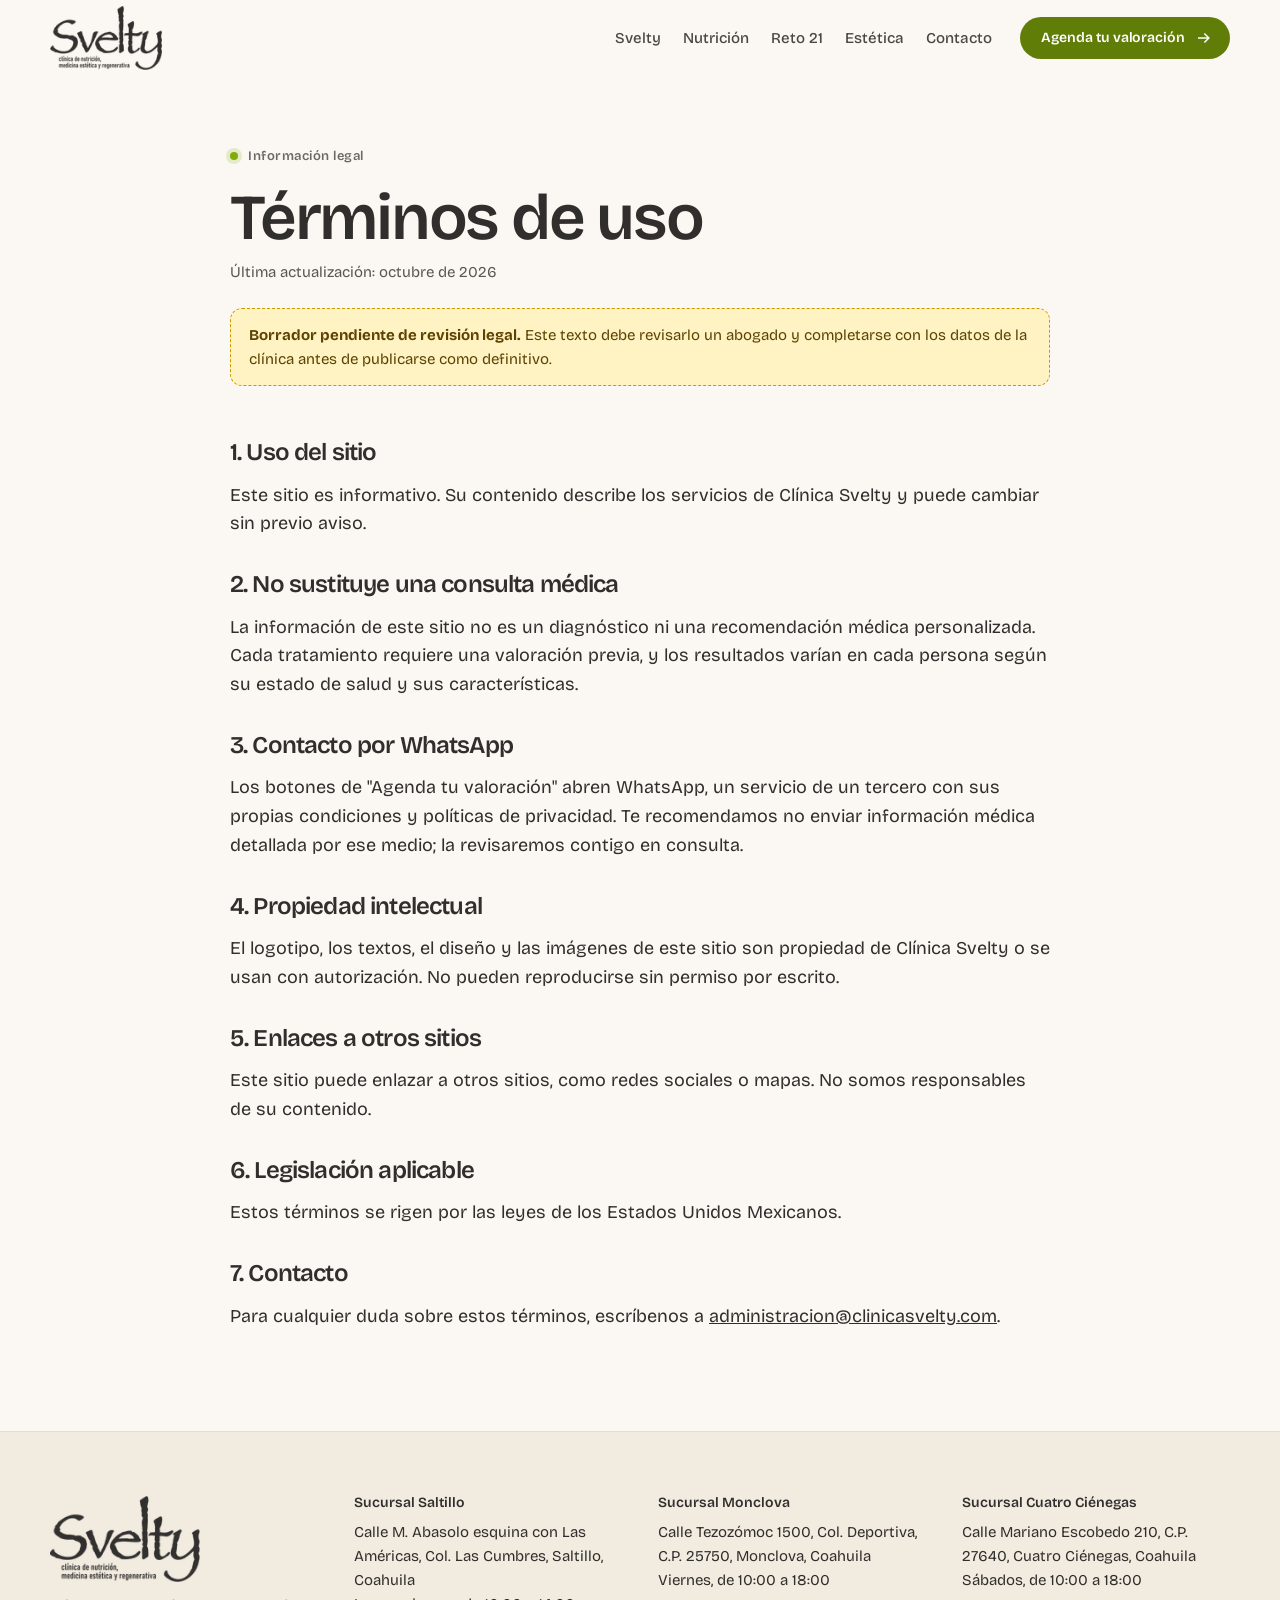
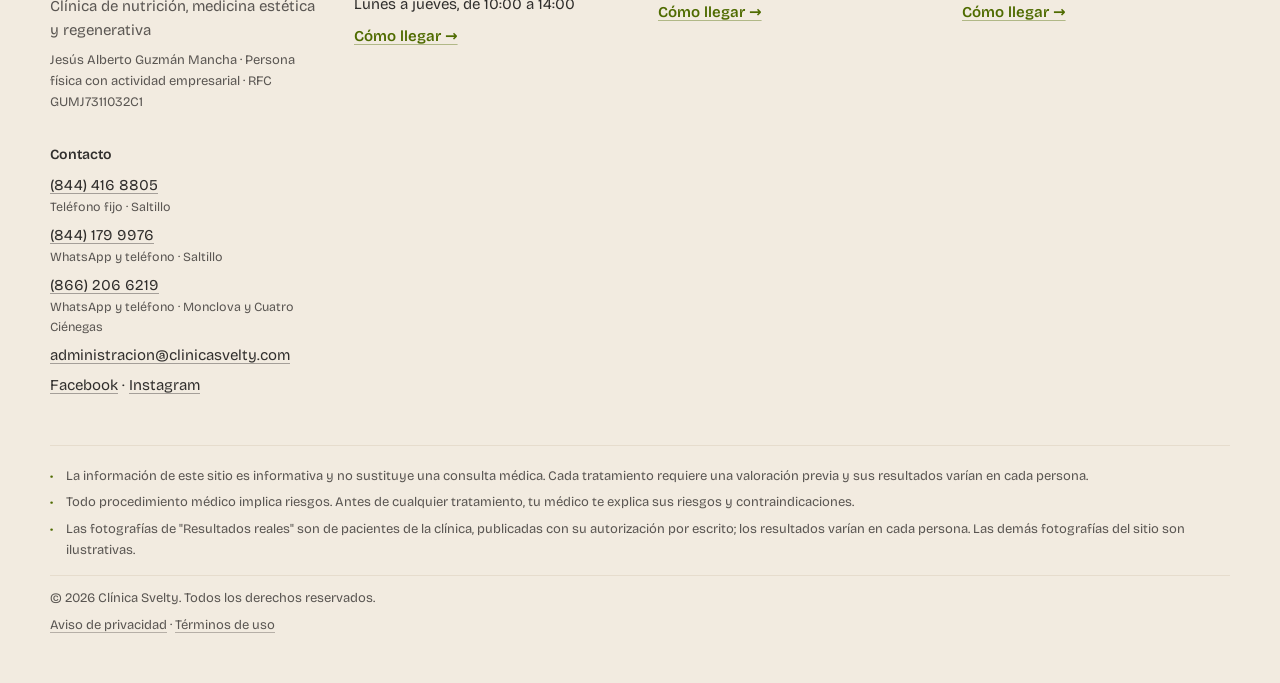
<file: terminos/index.html>
<!DOCTYPE html><html lang="es-MX" data-astro-cid-hkbrpulz><head><meta charset="utf-8"><meta name="viewport" content="width=device-width, initial-scale=1, viewport-fit=cover"><title>Términos de uso | Clínica Svelty</title><meta name="description" content="Términos de uso del sitio web de Clínica Svelty."><link rel="canonical" href="https://clinicasvelty.com/terminos/"><meta name="theme-color" content="#FFFFFF"><link rel="icon" href="/favicon.png" type="image/png"><meta property="og:type" content="website"><meta property="og:locale" content="es_MX"><meta property="og:site_name" content="Clínica Svelty"><meta property="og:title" content="Términos de uso | Clínica Svelty"><meta property="og:description" content="Términos de uso del sitio web de Clínica Svelty."><meta property="og:url" content="https://clinicasvelty.com/terminos/"><meta property="og:image" content="https://clinicasvelty.com/og-svelty.jpg"><meta property="og:image:secure_url" content="https://clinicasvelty.com/og-svelty.jpg"><meta property="og:image:type" content="image/jpeg"><meta property="og:image:width" content="1200"><meta property="og:image:height" content="630"><meta property="og:image:alt" content="Clínica Svelty: nutrición, bariatría y medicina estética en Saltillo, Monclova y Cuatro Ciénegas"><meta name="twitter:card" content="summary_large_image"><meta name="twitter:image" content="https://clinicasvelty.com/og-svelty.jpg"><script type="application/ld+json">[{"@context":"https://schema.org","@type":"MedicalClinic","name":"Clínica Svelty","url":"https://clinicasvelty.com/","telephone":"+528441799976","email":"administracion@clinicasvelty.com","sameAs":["https://www.facebook.com/Svelty-350867764945192","https://www.instagram.com/clinicasvelty/"],"department":[{"@type":"MedicalClinic","name":"Clínica Svelty Saltillo","address":{"@type":"PostalAddress","streetAddress":"Calle M. Abasolo esquina con Las Américas, Col. Las Cumbres, Saltillo, Coahuila","addressLocality":"Saltillo","addressRegion":"Coahuila","addressCountry":"MX"},"hasMap":"https://maps.app.goo.gl/13cggZ9k2c9Fe6LT8","telephone":"+528441799976"},{"@type":"MedicalClinic","name":"Clínica Svelty Monclova","address":{"@type":"PostalAddress","streetAddress":"Calle Tezozómoc 1500, Col. Deportiva, C.P. 25750, Monclova, Coahuila","addressLocality":"Monclova","addressRegion":"Coahuila","addressCountry":"MX"},"hasMap":"https://maps.app.goo.gl/36n8ebuC1mjUKLqo8","telephone":"+528662066219","geo":{"@type":"GeoCoordinates","latitude":26.903991,"longitude":-101.446039}},{"@type":"MedicalClinic","name":"Clínica Svelty Cuatro Ciénegas","address":{"@type":"PostalAddress","streetAddress":"Calle Mariano Escobedo 210, C.P. 27640, Cuatro Ciénegas, Coahuila","addressLocality":"Cuatro Ciénegas","addressRegion":"Coahuila","addressCountry":"MX"},"hasMap":"https://www.google.com/maps/search/?api=1&query=Calle%20Mariano%20Escobedo%20210%2C%2027640%20Cuatro%20Ci%C3%A9negas%2C%20Coahuila","telephone":"+528662066219"}]}]</script><link rel="stylesheet" href="/recursos/Base.DeBKU0O6.css"><style>.legal[data-astro-cid-sb6l2mzp]{max-width:820px;padding:140px 0 100px}.legal[data-astro-cid-sb6l2mzp] h1[data-astro-cid-sb6l2mzp]{color:var(--gris);margin-top:16px;font-size:clamp(38px,6vw,64px)}.legal-fecha[data-astro-cid-sb6l2mzp]{color:var(--tinta-suave);margin-top:10px;font-size:15px}.aviso-borrador[data-astro-cid-sb6l2mzp]{color:#5c4300;background:#fff3c4;border:1px dashed #c99a00;border-radius:12px;margin-top:24px;padding:14px 18px;font-size:15px}.legal-cuerpo[data-astro-cid-sb6l2mzp]{gap:16px;margin-top:36px;display:grid}.legal-cuerpo[data-astro-cid-sb6l2mzp] h2{color:var(--gris);margin-top:18px;font-size:24px}.legal-cuerpo[data-astro-cid-sb6l2mzp] ul{gap:6px;margin:0;padding-left:22px;display:grid}
</style></head><body data-astro-cid-hkbrpulz><a class="saltar" href="#contenido" data-astro-cid-hkbrpulz>Saltar al contenido</a><header class="enc" data-encabezado data-astro-cid-ocp5e6q2><div class="enc-in contenedor" data-astro-cid-ocp5e6q2><a class="enc-logo" href="/" aria-label="Clínica Svelty, inicio" data-astro-cid-ocp5e6q2><img src="/recursos/logo-svelty-gris.DXuzaX31_mACIC.webp" alt="Svelty, clínica de nutrición, medicina estética y regenerativa" loading="eager" data-astro-cid-ocp5e6q2="true" decoding="async" width="132" height="76"></a><nav class="enc-nav" aria-label="Principal" id="menu" data-astro-cid-ocp5e6q2><ul data-astro-cid-ocp5e6q2><li data-astro-cid-ocp5e6q2><a href="/" data-astro-cid-ocp5e6q2>Svelty</a></li><li data-astro-cid-ocp5e6q2><a href="/nutricion/" data-astro-cid-ocp5e6q2>Nutrición</a></li><li data-astro-cid-ocp5e6q2><a href="/reto-21/" data-astro-cid-ocp5e6q2>Reto 21</a></li><li data-astro-cid-ocp5e6q2><a href="/estetica/" data-astro-cid-ocp5e6q2>Estética</a></li><li data-astro-cid-ocp5e6q2><a href="/contacto/" data-astro-cid-ocp5e6q2>Contacto</a></li></ul><a class="btn btn-principal enc-cta" href="https://wa.me/528441799976?text=Hola%2C%20vengo%20del%20sitio%20web%20y%20me%20interesa%20*una%20valoraci%C3%B3n*." data-agenda="una valoración" target="_blank" rel="noopener">Agenda tu valoración<svg width="18" height="18" viewBox="0 0 24 24" aria-hidden="true"><path fill="currentColor" d="M13.2 5.3 19.9 12l-6.7 6.7-1.4-1.4 4.3-4.3H4v-2h12.1l-4.3-4.3z"></path></svg></a></nav><button class="enc-menu" aria-expanded="false" aria-controls="menu" data-menu data-astro-cid-ocp5e6q2><span class="sr-only" data-astro-cid-ocp5e6q2>Abrir menú</span><span data-astro-cid-ocp5e6q2></span><span data-astro-cid-ocp5e6q2></span></button></div></header><main id="contenido" data-astro-cid-hkbrpulz><article class="contenedor legal" data-astro-cid-sb6l2mzp><p class="etiqueta" data-astro-cid-sb6l2mzp>Información legal</p><h1 data-astro-cid-sb6l2mzp>Términos de uso</h1><p class="legal-fecha" data-astro-cid-sb6l2mzp>Última actualización: octubre de 2026</p><div class="aviso-borrador" role="note" data-astro-cid-sb6l2mzp><b data-astro-cid-sb6l2mzp>Borrador pendiente de revisión legal.</b> Este texto debe revisarlo un abogado y completarse con los datos de la clínica antes de publicarse como definitivo.</div><div class="legal-cuerpo" data-astro-cid-sb6l2mzp><h2>1. Uso del sitio</h2><p>Este sitio es informativo. Su contenido describe los servicios de Clínica Svelty y puede cambiar sin previo aviso.</p><h2>2. No sustituye una consulta médica</h2><p>La información de este sitio no es un diagnóstico ni una recomendación médica personalizada. Cada tratamiento requiere una valoración previa, y los resultados varían en cada persona según su estado de salud y sus características.</p><h2>3. Contacto por WhatsApp</h2><p>Los botones de "Agenda tu valoración" abren WhatsApp, un servicio de un tercero con sus propias condiciones y políticas de privacidad. Te recomendamos no enviar información médica detallada por ese medio; la revisaremos contigo en consulta.</p><h2>4. Propiedad intelectual</h2><p>El logotipo, los textos, el diseño y las imágenes de este sitio son propiedad de Clínica Svelty o se usan con autorización. No pueden reproducirse sin permiso por escrito.</p><h2>5. Enlaces a otros sitios</h2><p>Este sitio puede enlazar a otros sitios, como redes sociales o mapas. No somos responsables de su contenido.</p><h2>6. Legislación aplicable</h2><p>Estos términos se rigen por las leyes de los Estados Unidos Mexicanos.</p><h2>7. Contacto</h2><p>Para cualquier duda sobre estos términos, escríbenos a <a href="mailto:administracion@clinicasvelty.com">administracion@clinicasvelty.com</a>.</p></div></article></main><svg class="onda" viewBox="0 0 1440 90" preserveAspectRatio="none" aria-hidden="true" style="background:var(--crema);"><path data-onda fill="var(--sobre-bloque)" d="M0,52 C180,18 360,10 540,34 C720,58 900,86 1080,70 C1260,54 1350,30 1440,40 L1440,90 L0,90 Z"></path></svg><footer class="pie" data-astro-cid-kb2vq6wp><div class="contenedor pie-in" data-astro-cid-kb2vq6wp><div data-astro-cid-kb2vq6wp><img src="/recursos/logo-svelty-gris.DXuzaX31_11blYu.webp" alt="Svelty, clínica de nutrición, medicina estética y regenerativa" data-astro-cid-kb2vq6wp="true" loading="lazy" decoding="async" width="170" height="98"><p class="pie-lema" data-astro-cid-kb2vq6wp>Clínica de nutrición, medicina estética y regenerativa</p><p class="pie-resp" data-astro-cid-kb2vq6wp>Jesús Alberto Guzmán Mancha · Persona física con actividad empresarial · RFC GUMJ7311032C1</p></div><div data-astro-cid-kb2vq6wp><h2 class="pie-t" data-astro-cid-kb2vq6wp>Sucursal Saltillo</h2><p data-astro-cid-kb2vq6wp>Calle M. Abasolo esquina con Las Américas, Col. Las Cumbres, Saltillo, Coahuila</p><p data-astro-cid-kb2vq6wp>Lunes a jueves, de 10:00 a 14:00</p><a class="pie-link" href="https://maps.app.goo.gl/13cggZ9k2c9Fe6LT8" target="_blank" rel="noopener" data-astro-cid-kb2vq6wp>Cómo llegar →</a></div><div data-astro-cid-kb2vq6wp><h2 class="pie-t" data-astro-cid-kb2vq6wp>Sucursal Monclova</h2><p data-astro-cid-kb2vq6wp>Calle Tezozómoc 1500, Col. Deportiva, C.P. 25750, Monclova, Coahuila</p><p data-astro-cid-kb2vq6wp>Viernes, de 10:00 a 18:00</p><a class="pie-link" href="https://maps.app.goo.gl/36n8ebuC1mjUKLqo8" target="_blank" rel="noopener" data-astro-cid-kb2vq6wp>Cómo llegar →</a></div><div data-astro-cid-kb2vq6wp><h2 class="pie-t" data-astro-cid-kb2vq6wp>Sucursal Cuatro Ciénegas</h2><p data-astro-cid-kb2vq6wp>Calle Mariano Escobedo 210, C.P. 27640, Cuatro Ciénegas, Coahuila</p><p data-astro-cid-kb2vq6wp>Sábados, de 10:00 a 18:00</p><a class="pie-link" href="https://www.google.com/maps/search/?api=1&amp;query=Calle%20Mariano%20Escobedo%20210%2C%2027640%20Cuatro%20Ci%C3%A9negas%2C%20Coahuila" target="_blank" rel="noopener" data-astro-cid-kb2vq6wp>Cómo llegar →</a></div><div data-astro-cid-kb2vq6wp><h2 class="pie-t" data-astro-cid-kb2vq6wp>Contacto</h2><ul class="pie-lista" data-astro-cid-kb2vq6wp><li data-astro-cid-kb2vq6wp><a href="tel:+528444168805" data-astro-cid-kb2vq6wp>(844) 416 8805</a><small class="pie-tel-et" data-astro-cid-kb2vq6wp>Teléfono fijo · Saltillo</small></li><li data-astro-cid-kb2vq6wp><a href="tel:+528441799976" data-astro-cid-kb2vq6wp>(844) 179 9976</a><small class="pie-tel-et" data-astro-cid-kb2vq6wp>WhatsApp y teléfono · Saltillo</small></li><li data-astro-cid-kb2vq6wp><a href="tel:+528662066219" data-astro-cid-kb2vq6wp>(866) 206 6219</a><small class="pie-tel-et" data-astro-cid-kb2vq6wp>WhatsApp y teléfono · Monclova y Cuatro Ciénegas</small></li><li data-astro-cid-kb2vq6wp><a href="mailto:administracion@clinicasvelty.com" data-astro-cid-kb2vq6wp>administracion@clinicasvelty.com</a></li><li data-astro-cid-kb2vq6wp><a href="https://www.facebook.com/Svelty-350867764945192" target="_blank" rel="noopener" data-astro-cid-kb2vq6wp>Facebook</a> · <a href="https://www.instagram.com/clinicasvelty/" target="_blank" rel="noopener" data-astro-cid-kb2vq6wp>Instagram</a></li></ul></div></div><div class="contenedor pie-legal" data-astro-cid-kb2vq6wp><!-- Leyendas sanitarias (Reglamento de la LGS en Materia de Publicidad, arts. 7, 9, 64 y 65). --><ul class="pie-avisos" data-astro-cid-kb2vq6wp><li data-astro-cid-kb2vq6wp>La información de este sitio es informativa y no sustituye una consulta médica. Cada tratamiento requiere una valoración previa y sus resultados varían en cada persona.</li><li data-astro-cid-kb2vq6wp>Todo procedimiento médico implica riesgos. Antes de cualquier tratamiento, tu médico te explica sus riesgos y contraindicaciones.</li><li data-astro-cid-kb2vq6wp>Las fotografías de "Resultados reales" son de pacientes de la clínica, publicadas con su autorización por escrito; los resultados varían en cada persona. Las demás fotografías del sitio son ilustrativas.</li></ul><p data-astro-cid-kb2vq6wp>© 2026 Clínica Svelty. Todos los derechos reservados.</p><p data-astro-cid-kb2vq6wp><a href="/aviso-de-privacidad/" data-astro-cid-kb2vq6wp>Aviso de privacidad</a> · <a href="/terminos/" data-astro-cid-kb2vq6wp>Términos de uso</a></p></div></footer><a class="wa" href="https://wa.me/528441799976?text=Hola%2C%20vengo%20del%20sitio%20web%20y%20me%20interesa%20*una%20valoraci%C3%B3n*." data-agenda="una valoración" target="_blank" rel="noopener" data-astro-cid-ic3vkkfi><svg width="26" height="26" viewBox="0 0 24 24" aria-hidden="true" data-astro-cid-ic3vkkfi><path fill="currentColor" d="M12 2a10 10 0 0 0-8.6 15.1L2 22l5-1.3A10 10 0 1 0 12 2Zm0 18.2a8.2 8.2 0 0 1-4.2-1.1l-.3-.2-3 .8.8-2.9-.2-.3A8.2 8.2 0 1 1 12 20.2Zm4.5-6.1c-.2-.1-1.5-.7-1.7-.8-.2-.1-.4-.1-.6.1l-.8 1c-.1.2-.3.2-.5.1a6.7 6.7 0 0 1-3.3-2.9c-.3-.4.2-.4.7-1.4.1-.2 0-.3 0-.4l-.8-1.8c-.2-.5-.4-.4-.6-.4h-.5a1 1 0 0 0-.7.3 3 3 0 0 0-.9 2.2 5.2 5.2 0 0 0 1.1 2.7 11.8 11.8 0 0 0 4.5 4c1.7.7 2.3.8 3.2.6.5-.1 1.5-.6 1.7-1.2.2-.6.2-1.1.2-1.2-.1-.1-.3-.2-.5-.3Z" data-astro-cid-ic3vkkfi></path></svg><span data-astro-cid-ic3vkkfi>Agenda tu valoración</span></a><dialog class="sel" data-selector aria-labelledby="sel-t" data-astro-cid-7jrd67i7><form method="dialog" class="sel-in" data-astro-cid-7jrd67i7><p class="etiqueta" data-astro-cid-7jrd67i7>Agenda tu valoración</p><h2 id="sel-t" data-astro-cid-7jrd67i7>¿En qué sucursal te queda mejor?</h2><p class="sel-serv" data-sel-servicio data-astro-cid-7jrd67i7></p><div class="sel-ops" data-astro-cid-7jrd67i7><button class="sel-op" value="Saltillo" data-areas="nutricion estetica" data-astro-cid-7jrd67i7><b data-astro-cid-7jrd67i7>Saltillo</b><span data-astro-cid-7jrd67i7>Calle M. Abasolo esquina con Las Américas, Col. Las Cumbres, Saltillo, Coahuila</span></button><button class="sel-op" value="Monclova" data-areas="estetica" data-astro-cid-7jrd67i7><b data-astro-cid-7jrd67i7>Monclova</b><span data-astro-cid-7jrd67i7>Calle Tezozómoc 1500, Col. Deportiva, C.P. 25750, Monclova, Coahuila</span></button><button class="sel-op" value="Cuatro Ciénegas" data-areas="estetica" data-astro-cid-7jrd67i7><b data-astro-cid-7jrd67i7>Cuatro Ciénegas</b><span data-astro-cid-7jrd67i7>Calle Mariano Escobedo 210, C.P. 27640, Cuatro Ciénegas, Coahuila</span></button><button class="sel-op sel-op-nose" value="nose" data-astro-cid-7jrd67i7>Aún no sé</button></div><p class="sel-priv" data-astro-cid-7jrd67i7>Se abrirá WhatsApp para platicar con la clínica. No compartas datos de salud por ese medio; los revisamos en consulta. Consulta nuestro <a href="/aviso-de-privacidad/" data-astro-cid-7jrd67i7>Aviso de privacidad</a>.</p><button class="sel-cerrar" value="cancelar" aria-label="Cerrar" data-astro-cid-7jrd67i7>×</button></form></dialog><script type="module">var e={nombre:`Clínica Svelty`,lema:`Clínica de nutrición, medicina estética y regenerativa`,whatsapp:`528441799976`,telefonos:[{numero:`(844) 416 8805`,etiqueta:`Teléfono fijo · Saltillo`},{numero:`(844) 179 9976`,etiqueta:`WhatsApp y teléfono · Saltillo`},{numero:`(866) 206 6219`,etiqueta:`WhatsApp y teléfono · Monclova y Cuatro Ciénegas`}],correo:`administracion@clinicasvelty.com`,redes:{facebook:`https://www.facebook.com/Svelty-350867764945192`,instagram:`https://www.instagram.com/clinicasvelty/`},cofepris:null,sucursales:[{id:`saltillo`,nombre:`Saltillo`,direccion:`Calle M. Abasolo esquina con Las Américas, Col. Las Cumbres, Saltillo, Coahuila`,horario:`Lunes a jueves, de 10:00 a 14:00`,maps:`https://maps.app.goo.gl/13cggZ9k2c9Fe6LT8`,areas:[`nutricion`,`estetica`],whatsapp:`528441799976`,telefonos:[`(844) 416 8805`,`(844) 179 9976`]},{id:`monclova`,nombre:`Monclova`,direccion:`Calle Tezozómoc 1500, Col. Deportiva, C.P. 25750, Monclova, Coahuila`,horario:`Viernes, de 10:00 a 18:00`,maps:`https://maps.app.goo.gl/36n8ebuC1mjUKLqo8`,areas:[`estetica`],coordenadas:`26.903991,-101.446039`,whatsapp:`528662066219`,telefonos:[`(866) 206 6219`]},{id:`cuatro-cienegas`,nombre:`Cuatro Ciénegas`,direccion:`Calle Mariano Escobedo 210, C.P. 27640, Cuatro Ciénegas, Coahuila`,horario:`Sábados, de 10:00 a 18:00`,maps:`https://www.google.com/maps/search/?api=1&query=Calle%20Mariano%20Escobedo%20210%2C%2027640%20Cuatro%20Ci%C3%A9negas%2C%20Coahuila`,whatsapp:`528662066219`,telefonos:[`(866) 206 6219`],areas:[`estetica`]}],menu:[{texto:`Svelty`,ruta:``,listo:!0},{texto:`Nutrición`,ruta:`nutricion/`,listo:!0},{texto:`Reto 21`,ruta:`reto-21/`,listo:!0},{texto:`Estética`,ruta:`estetica/`,listo:!0},{texto:`Contacto`,ruta:`contacto/`,listo:!0}],responsable:{nombre:`Jesús Alberto Guzmán Mancha`,regimen:`Persona física con actividad empresarial`,rfc:`GUMJ7311032C1`}};function t(t,n){let r=`Hola, vengo del sitio web`;return t&&(r+=` y me interesa *${t}*`),n&&(r+=` en la sucursal *${n}*`),`https://wa.me/${e.sucursales.find(e=>e.nombre===n)?.whatsapp??e.whatsapp}?text=${encodeURIComponent(r+`.`)}`}var n=document.querySelector(`[data-selector]`),r=n.querySelector(`[data-sel-servicio]`),i=n.querySelector(`#sel-t`),a=``;function o(e,t){let n=window;n.dataLayer?.push({event:`whatsapp_click`,servicio:e,sucursal:t||`sin elegir`}),n.fbq?.(`trackCustom`,`WhatsApp`,{servicio:e,sucursal:t||`sin elegir`})}document.addEventListener(`click`,e=>{let t=e.target.closest(`[data-wa-directo]`);if(t){o(t.dataset.waDirecto||``,t.dataset.sucursal||``);return}let s=e.target.closest(`[data-agenda]`);if(!s||typeof n.showModal!=`function`)return;e.preventDefault(),a=s.dataset.agenda||``,r.textContent=a?`Te interesa ${a}.`:``;let c=s.dataset.area||document.body.dataset.area||``,l=[...n.querySelectorAll(`.sel-op:not(.sel-op-nose)`)];l.forEach(e=>{e.hidden=!!c&&!(e.dataset.areas||``).split(` `).includes(c)});let u=l.filter(e=>!e.hidden),d=u.length===1;n.querySelector(`.sel-op-nose`).hidden=d,i.textContent=d?`Te atendemos en ${u[0].value}`:`¿En qué sucursal te queda mejor?`,n.showModal()}),n.querySelectorAll(`.sel-op`).forEach(e=>e.addEventListener(`click`,()=>{let n=e.value===`nose`?``:e.value;o(a,n),window.open(t(a,n||void 0),`_blank`,`noopener`)})),n.addEventListener(`click`,e=>{e.target===n&&n.close(`cancelar`)});</script><script type="module" src="/recursos/Base.astro_astro_type_script_index_0_lang.Cf61lNgS.js"></script></body></html>
</file>
<file: recursos/Base.DeBKU0O6.css>
@font-face{font-family:Bricolage Grotesque Variable;font-style:normal;font-display:swap;font-weight:200 800;src:url(/recursos/bricolage-grotesque-vietnamese-wght-normal.BUzh504Q.woff2)format("woff2-variations");unicode-range:U+102-103,U+110-111,U+128-129,U+168-169,U+1A0-1A1,U+1AF-1B0,U+300-301,U+303-304,U+308-309,U+323,U+329,U+1EA0-1EF9,U+20AB}@font-face{font-family:Bricolage Grotesque Variable;font-style:normal;font-display:swap;font-weight:200 800;src:url(/recursos/bricolage-grotesque-latin-ext-wght-normal.CcLUaPy7.woff2)format("woff2-variations");unicode-range:U+100-2BA,U+2BD-2C5,U+2C7-2CC,U+2CE-2D7,U+2DD-2FF,U+304,U+308,U+329,U+1D00-1DBF,U+1E00-1E9F,U+1EF2-1EFF,U+2020,U+20A0-20AB,U+20AD-20C0,U+2113,U+2C60-2C7F,U+A720-A7FF}@font-face{font-family:Bricolage Grotesque Variable;font-style:normal;font-display:swap;font-weight:200 800;src:url(/recursos/bricolage-grotesque-latin-wght-normal.DLoelf7F.woff2)format("woff2-variations");unicode-range:U+??,U+131,U+152-153,U+2BB-2BC,U+2C6,U+2DA,U+2DC,U+304,U+308,U+329,U+2000-206F,U+20AC,U+2122,U+2191,U+2193,U+2212,U+2215,U+FEFF,U+FFFD}:root{--verde:#82aa09;--verde-texto:#4f6b00;--verde-claro:#d7e89a;--verde-boton:#607e07;--verde-boton-hover:#516b06;--olivo:#36420f;--olivo-2:#2a330b;--gris:#312f2d;--gris-sup:#3a3637;--crema:#fbf8f3;--superficie:#f2ebe0;--arena-2:#e9dfd0;--linea:#e6dccd;--tinta-tenue:#8a8782;--bloque:#82aa09;--bloque-2:#93bc12;--sobre-bloque:#16200a;--sobre-bloque-suave:#263510;--crema-2:#e6dccd;--blanco:#fff;--tinta-suave:#5a5652;--f-titulo:"Bricolage Grotesque Variable", system-ui, sans-serif;--f-italica:var(--f-titulo);--r:28px;--r-s:16px;--ancho:1180px;--gutter:clamp(16px, 4vw, 40px);--ease-out:cubic-bezier(.23, 1, .32, 1);--ease-in-out:cubic-bezier(.77, 0, .175, 1)}*,:before,:after{box-sizing:border-box}html{-webkit-text-size-adjust:100%}html.lenis,html.lenis body{height:auto}.lenis.lenis-smooth{scroll-behavior:auto!important}body{background:var(--crema);color:var(--gris);font-family:var(--f-titulo);font-variation-settings:"wdth" 100;overflow-wrap:anywhere;margin:0;font-size:clamp(16px,1.05vw + 12px,18px);line-height:1.6;overflow-x:clip}html{overflow-x:clip}img,svg{max-width:100%;display:block}a{color:inherit}h1,h2,h3{font-family:var(--f-titulo);letter-spacing:-.035em;margin:0;font-weight:600;line-height:1.02}p{margin:0}.it{font-family:var(--f-titulo);font-style:normal;font-weight:inherit;letter-spacing:inherit}.adorno[data-parallax],.onda{display:none}.contenedor{width:min(var(--ancho), 100% - 2 * var(--gutter));margin-inline:auto}.seccion{padding-block:clamp(72px,10vw,140px);position:relative}.etiqueta{letter-spacing:.04em;color:#6b6a66;align-items:center;gap:10px;font-size:13px;font-weight:600;display:inline-flex}.etiqueta:before{content:"";background:var(--verde);border-radius:50%;flex:none;width:8px;height:8px;box-shadow:0 0 0 4px #82aa092e}.titulo-seccion{color:var(--gris);margin-top:16px;font-size:clamp(36px,5vw,64px);line-height:1}.titulo-seccion .it{color:var(--tinta-tenue)}.grafito,.oscuro{--sobre-bloque:var(--gris);--sobre-bloque-suave:var(--tinta-suave);background:var(--superficie);color:var(--gris)}.btn{font:inherit;letter-spacing:-.005em;cursor:pointer;border:1px solid #0000;border-radius:999px;align-items:center;gap:10px;min-height:48px;padding:13px 22px 13px 26px;font-size:16px;font-weight:600;text-decoration:none;transition:transform .25s,background-color .25s,color .25s;display:inline-flex}@media (hover:hover) and (pointer:fine){.btn:hover{transform:translateY(-2px)}}.btn:active{transition-duration:.16s;transition-timing-function:ease-out;transform:scale(.97)}.btn-principal{background:var(--verde-boton);color:var(--blanco)}.btn-principal:hover{background:var(--verde-boton-hover)}.btn-secundario{color:currentColor;border-color:color-mix(in srgb, currentColor 30%, transparent);background:0 0}.btn-secundario:hover{border-color:currentColor}:focus-visible{outline:3px solid var(--verde);outline-offset:3px;border-radius:6px}.sr-only{clip:rect(0 0 0 0);white-space:nowrap;width:1px;height:1px;position:absolute;overflow:hidden}.onda{width:100%;height:clamp(40px,6vw,90px)}.pendiente{color:#5c4300;text-align:left;background:#fff3c4;border:1px dashed #c99a00;border-radius:8px;align-items:flex-start;gap:8px;margin-top:10px;padding:6px 10px;font-family:ui-monospace,Consolas,monospace;font-size:13px;line-height:1.4;display:inline-flex}@media (prefers-reduced-motion:reduce){*,:before,:after{transition:none!important;animation:none!important}}.enc[data-astro-cid-ocp5e6q2]{z-index:40;transition:background-color .2s ease, box-shadow .2s ease, transform .24s var(--ease-out);position:fixed;inset:0 0 auto}.enc[data-astro-cid-ocp5e6q2].solido{-webkit-backdrop-filter:blur(14px)saturate(1.4);box-shadow:0 1px 0 var(--linea);background:#fffc}.enc[data-astro-cid-ocp5e6q2].oculto{transform:translateY(-100%)}.enc-in[data-astro-cid-ocp5e6q2]{justify-content:space-between;align-items:center;gap:20px;height:76px;display:flex}.enc-logo[data-astro-cid-ocp5e6q2] img{width:112px;height:auto}.enc-nav[data-astro-cid-ocp5e6q2]{align-items:center;gap:28px;display:flex}.enc-nav[data-astro-cid-ocp5e6q2] ul[data-astro-cid-ocp5e6q2]{gap:22px;margin:0;padding:0;font-size:15px;list-style:none;display:flex}.enc-nav[data-astro-cid-ocp5e6q2] a[data-astro-cid-ocp5e6q2]:not(.btn){border-bottom:2px solid #0000;padding:6px 0;text-decoration:none}.enc-nav[data-astro-cid-ocp5e6q2] a[data-astro-cid-ocp5e6q2]:not(.btn):hover,.enc-nav[data-astro-cid-ocp5e6q2] a[data-astro-cid-ocp5e6q2][aria-current]{border-color:var(--verde)}.prox[data-astro-cid-ocp5e6q2]{color:#8a857d;cursor:default;align-items:center;gap:6px;display:inline-flex}.prox[data-astro-cid-ocp5e6q2] small[data-astro-cid-ocp5e6q2]{letter-spacing:.08em;text-transform:uppercase;background:var(--crema-2);color:var(--tinta-suave);border-radius:99px;padding:2px 6px;font-size:10px;font-weight:700}.enc-nav[data-astro-cid-ocp5e6q2] li[data-astro-cid-ocp5e6q2],.prox[data-astro-cid-ocp5e6q2]{white-space:nowrap}.enc-nav[data-astro-cid-ocp5e6q2] a[data-astro-cid-ocp5e6q2]:not(.btn){color:#4a4844;font-weight:500}.enc-nav[data-astro-cid-ocp5e6q2] a[data-astro-cid-ocp5e6q2][aria-current]{color:var(--gris)}.enc-nav[data-astro-cid-ocp5e6q2] .enc-cta{white-space:nowrap;min-height:42px;padding:9px 16px 9px 20px;font-size:14px}.enc-menu[data-astro-cid-ocp5e6q2]{display:none}@media (width>=901px) and (width<=1180px){.enc-nav[data-astro-cid-ocp5e6q2]{gap:16px}.enc-nav[data-astro-cid-ocp5e6q2] ul[data-astro-cid-ocp5e6q2]{gap:14px;font-size:14px}.prox[data-astro-cid-ocp5e6q2] small[data-astro-cid-ocp5e6q2]{display:none}}@media (width<=900px){.enc-menu[data-astro-cid-ocp5e6q2]{background:var(--gris);cursor:pointer;border:0;border-radius:50%;place-content:center;gap:6px;width:48px;height:48px;display:grid}.enc-menu[data-astro-cid-ocp5e6q2] span[data-astro-cid-ocp5e6q2]:not(.sr-only){background:var(--crema);width:20px;height:2px;transition:transform .2s var(--ease-in-out);display:block}.enc-menu[data-astro-cid-ocp5e6q2][aria-expanded=true] span[data-astro-cid-ocp5e6q2]:nth-child(2){transform:translateY(4px)rotate(45deg)}.enc-menu[data-astro-cid-ocp5e6q2][aria-expanded=true] span[data-astro-cid-ocp5e6q2]:nth-child(3){transform:translateY(-4px)rotate(-45deg)}.enc-nav[data-astro-cid-ocp5e6q2]{background:var(--crema);padding:24px var(--gutter) 32px;visibility:hidden;opacity:0;transition:opacity .2s var(--ease-out), transform .2s var(--ease-out), visibility .2s;flex-direction:column;align-items:stretch;gap:20px;position:fixed;inset:76px 0 auto;transform:translateY(-10px);box-shadow:0 20px 40px #00000014}.enc-nav[data-astro-cid-ocp5e6q2].abierto{visibility:visible;opacity:1;transform:none}.enc-nav[data-astro-cid-ocp5e6q2] ul[data-astro-cid-ocp5e6q2]{flex-direction:column;gap:4px;font-size:22px}.enc-nav[data-astro-cid-ocp5e6q2] a[data-astro-cid-ocp5e6q2]:not(.btn),.prox[data-astro-cid-ocp5e6q2]{padding:10px 0;display:flex}.enc-nav[data-astro-cid-ocp5e6q2] .enc-cta{justify-content:center}}.pie[data-astro-cid-kb2vq6wp]{background:var(--superficie);color:var(--gris);border-top:1px solid var(--linea);padding:64px 0 110px;font-size:15px}.pie-in[data-astro-cid-kb2vq6wp]{grid-template-columns:repeat(auto-fit,minmax(220px,1fr));gap:36px;display:grid}.pie[data-astro-cid-kb2vq6wp] img{width:150px;height:auto}.pie-resp[data-astro-cid-kb2vq6wp]{color:var(--tinta-suave);margin-top:8px;font-size:13px}.pie-tel-et[data-astro-cid-kb2vq6wp]{color:var(--tinta-suave);font-size:12.5px;display:block}.pie-lema[data-astro-cid-kb2vq6wp]{color:var(--tinta-suave);margin-top:12px}.pie-t[data-astro-cid-kb2vq6wp]{letter-spacing:0;color:var(--gris);margin-bottom:10px;font-size:14px;font-weight:600}.pie-lista[data-astro-cid-kb2vq6wp]{gap:6px;margin:0;padding:0;list-style:none;display:grid}.pie[data-astro-cid-kb2vq6wp] a[data-astro-cid-kb2vq6wp]{text-decoration-color:color-mix(in srgb, currentColor 40%, transparent);text-underline-offset:3px}.pie-link[data-astro-cid-kb2vq6wp]{color:var(--verde-texto);margin-top:8px;font-weight:600;display:inline-block}.pie-avisos[data-astro-cid-kb2vq6wp]{border-bottom:1px solid var(--linea);gap:6px;margin:0 0 6px;padding:0 0 14px;list-style:none;display:grid}.pie-avisos[data-astro-cid-kb2vq6wp] li[data-astro-cid-kb2vq6wp]{padding-left:16px;position:relative}.pie-avisos[data-astro-cid-kb2vq6wp] li[data-astro-cid-kb2vq6wp]:before{content:"•";color:var(--verde-texto);position:absolute;left:0}.pie-legal[data-astro-cid-kb2vq6wp]{border-top:1px solid var(--linea);color:var(--tinta-suave);gap:6px;margin-top:48px;padding-top:20px;font-size:13px;display:grid}@media (width>=901px){.pie[data-astro-cid-kb2vq6wp]{padding-bottom:48px}}.sel[data-astro-cid-7jrd67i7]{border-radius:var(--r);background:var(--crema);width:min(460px,100% - 32px);color:var(--gris);opacity:0;transition:opacity .15s var(--ease-out), transform .15s var(--ease-out), overlay .15s allow-discrete, display .15s allow-discrete;border:0;padding:0;transform:scale(.97);box-shadow:0 30px 80px #0000004d}.sel[data-astro-cid-7jrd67i7][open]{opacity:1;transition-duration:.22s;transform:none}@starting-style{.sel[data-astro-cid-7jrd67i7][open]{opacity:0;transform:scale(.97)}}.sel[data-astro-cid-7jrd67i7]::backdrop{backdrop-filter:blur(4px);opacity:0;transition:opacity .15s var(--ease-out), overlay .15s allow-discrete, display .15s allow-discrete;background:#1e24088c}.sel[data-astro-cid-7jrd67i7][open]::backdrop{opacity:1;transition-duration:.22s}@starting-style{.sel[data-astro-cid-7jrd67i7][open]::backdrop{opacity:0}}.sel-in[data-astro-cid-7jrd67i7]{gap:12px;padding:32px 24px 24px;display:grid;position:relative}.sel[data-astro-cid-7jrd67i7] h2[data-astro-cid-7jrd67i7]{color:var(--gris);font-size:26px}.sel-serv[data-astro-cid-7jrd67i7]{color:var(--tinta-suave);font-size:15px}.sel-ops[data-astro-cid-7jrd67i7]{gap:10px;margin-top:8px;display:grid}.sel-op[data-astro-cid-7jrd67i7]{font:inherit;text-align:left;border-radius:var(--r-s);border:2px solid var(--crema-2);background:var(--blanco);cursor:pointer;gap:2px;padding:14px 16px;transition:border-color .2s,transform .2s;display:grid}.sel-op[data-astro-cid-7jrd67i7]:hover{border-color:var(--verde)}@media (hover:hover) and (pointer:fine){.sel-op[data-astro-cid-7jrd67i7]:hover{transform:translateY(-1px)}}.sel-op[data-astro-cid-7jrd67i7] b[data-astro-cid-7jrd67i7]{color:var(--gris);font-size:18px}.sel-op[data-astro-cid-7jrd67i7] span[data-astro-cid-7jrd67i7]{color:var(--tinta-suave);font-size:13px}.sel-op-nose[data-astro-cid-7jrd67i7]{text-align:center;color:var(--tinta-suave)}.sel-op[data-astro-cid-7jrd67i7][hidden]{display:none}.sel-priv[data-astro-cid-7jrd67i7]{color:var(--tinta-suave);margin-top:4px;font-size:12.5px}.sel-cerrar[data-astro-cid-7jrd67i7]{cursor:pointer;width:40px;height:40px;color:var(--gris);background:0 0;border:0;border-radius:50%;font-size:28px;line-height:1;position:absolute;top:10px;right:12px}.wa[data-astro-cid-ic3vkkfi]{right:16px;bottom:max(16px, env(safe-area-inset-bottom));z-index:45;color:#08311a;box-sizing:border-box;-webkit-tap-highlight-color:transparent;background:#25d366;border-radius:999px;align-items:center;gap:10px;max-width:calc(100vw - 32px);padding:12px 18px 12px 14px;font-size:15px;font-weight:700;text-decoration:none;transition:transform .16s ease-out;display:inline-flex;position:fixed;box-shadow:0 10px 30px #00000040}.wa[data-astro-cid-ic3vkkfi]:active{transform:scale(.97)}@media (width>=901px){.wa[data-astro-cid-ic3vkkfi]{display:none}}.saltar[data-astro-cid-hkbrpulz]{z-index:60;background:var(--gris);color:var(--crema);border-radius:8px;padding:10px 16px;position:absolute;top:-60px;left:16px}.saltar[data-astro-cid-hkbrpulz]:focus{top:16px}
</file>
<file: recursos/index.DcxhLmrI.css>
.pi[data-astro-cid-gqdzm3wz]{padding:clamp(110px,14vw,150px) 0 clamp(48px,7vw,96px)}.pi-in[data-astro-cid-gqdzm3wz]{grid-template-columns:1.05fr .95fr;align-items:center;gap:clamp(32px,5vw,72px);display:grid}.pi[data-astro-cid-gqdzm3wz] h1[data-astro-cid-gqdzm3wz]{letter-spacing:-.045em;color:var(--gris);margin-top:20px;font-size:clamp(44px,7vw,96px);line-height:.98}.pi[data-astro-cid-gqdzm3wz] h1[data-astro-cid-gqdzm3wz] .it{color:var(--tinta-tenue)}.pi-p[data-astro-cid-gqdzm3wz]{max-width:46ch;color:var(--tinta-suave);margin-top:24px;font-size:clamp(17px,1.3vw,19px)}.pi-cta[data-astro-cid-gqdzm3wz]{flex-wrap:wrap;align-items:center;gap:14px 28px;margin-top:32px;display:flex}.pi-link[data-astro-cid-gqdzm3wz]{color:var(--gris);border-bottom:1px solid #cfcdc8;padding-bottom:2px;font-weight:600;text-decoration:none;transition:border-color .2s}.pi-datos[data-astro-cid-gqdzm3wz]{border-top:1px solid var(--linea);color:#6b6a66;flex-wrap:wrap;gap:10px 28px;margin:44px 0 0;padding:22px 0 0;font-size:14px;list-style:none;display:flex}.pi-datos[data-astro-cid-gqdzm3wz] b[data-astro-cid-gqdzm3wz]{color:var(--gris);font-weight:700}.pi-foto[data-astro-cid-gqdzm3wz]{position:relative}.pi-escena[data-astro-cid-gqdzm3wz]{aspect-ratio:1191/1321;position:relative}.pi-luz[data-astro-cid-gqdzm3wz]{aspect-ratio:1;filter:blur(4px);background:radial-gradient(closest-side,#d3e3a0 0%,#d3e3a0b3 40%,#f2ebe000 100%);border-radius:50%;position:absolute;top:0;left:-8%;right:-8%}.pi-aro[data-astro-cid-gqdzm3wz]{aspect-ratio:1;border:1.5px dashed #4f6b0066;border-radius:50%;position:absolute;top:4%;left:-3%;right:-3%}.pi-escena[data-astro-cid-gqdzm3wz] .pi-img{width:100%;height:auto;display:block;position:relative;-webkit-mask-image:linear-gradient(#000 82%,#0000 100%);mask-image:linear-gradient(#000 82%,#0000 100%)}.pi-chip[data-astro-cid-gqdzm3wz]{z-index:2;color:var(--gris);-webkit-backdrop-filter:blur(12px);white-space:nowrap;background:#ffffffb8;border:1px solid #ffffffe6;border-radius:99px;align-items:center;gap:8px;padding:9px 14px;font-size:13.5px;font-weight:600;display:inline-flex;position:absolute;box-shadow:0 14px 30px -14px #3c2d1959}.pi-chip[data-astro-cid-gqdzm3wz] i[data-astro-cid-gqdzm3wz]{background:var(--verde);border-radius:50%;width:8px;height:8px;box-shadow:0 0 0 4px #82aa092e}.pi-chip-1[data-astro-cid-gqdzm3wz]{top:46%;left:-2%}.pi-chip-2[data-astro-cid-gqdzm3wz]{top:10%;right:0}@media (prefers-reduced-motion:no-preference){.pi-escena[data-astro-cid-gqdzm3wz] .pi-img{animation:pi-img 1.1s var(--ease-out) both}.pi-luz[data-astro-cid-gqdzm3wz]{animation:pi-luz .9s var(--ease-out) both}.pi-aro[data-astro-cid-gqdzm3wz]{animation:60s linear infinite pi-aro}.pi-chip[data-astro-cid-gqdzm3wz]{animation:pi-chip .6s var(--ease-out) both, pi-flota 6s ease-in-out 1.2s infinite}.pi-chip-1[data-astro-cid-gqdzm3wz]{animation-delay:.7s,1.4s}.pi-chip-2[data-astro-cid-gqdzm3wz]{animation-delay:.85s,2.6s}}@keyframes pi-img{0%{opacity:0;transform:translateY(4%)}}@keyframes pi-luz{0%{opacity:0;transform:scale(.85)}}@keyframes pi-aro{to{rotate:360deg}}@keyframes pi-chip{0%{opacity:0;translate:0 10px}}@keyframes pi-flota{50%{transform:translateY(-8px)}}@media (hover:hover) and (pointer:fine){.pi-link[data-astro-cid-gqdzm3wz]:hover{border-color:var(--gris)}}@media (width<=860px){.pi[data-astro-cid-gqdzm3wz]{padding-top:96px}.pi-in[data-astro-cid-gqdzm3wz]{grid-template-columns:1fr}.pi-foto[data-astro-cid-gqdzm3wz]{order:-1;width:100%;max-width:440px;margin-inline:auto}.pi-chip[data-astro-cid-gqdzm3wz]{padding:7px 12px;font-size:12.5px}.pi-chip-1[data-astro-cid-gqdzm3wz]{top:52%;left:0}.pi-datos[data-astro-cid-gqdzm3wz]{margin-top:32px}}.ai[data-astro-cid-hwo752hv]{background:var(--superficie);border-top:1px solid var(--linea);padding:clamp(56px,8vw,120px) 0}.ai-g[data-astro-cid-hwo752hv]{grid-template-columns:1fr 1fr;gap:20px;margin-top:48px;display:grid}.ai-area[data-astro-cid-hwo752hv]{background:var(--blanco);border:1px solid var(--linea);color:var(--gris);border-radius:28px;grid-template-rows:auto 1fr;text-decoration:none;transition:box-shadow .25s,border-color .25s;display:grid;overflow:hidden}.ai-foto[data-astro-cid-hwo752hv]{aspect-ratio:16/10;background:radial-gradient(100% 120% at 50% 100%,#e3eec0,#f3f6ea 60%);position:relative;overflow:hidden}.ai-foto[data-astro-cid-hwo752hv] img{object-fit:cover;object-position:50% 30%;width:100%;height:100%;transition:transform .5s var(--ease-out);position:absolute;inset:0}.ai-video[data-astro-cid-hwo752hv]{object-fit:cover;object-position:50% 15%;width:100%;height:100%;position:absolute;inset:0}.ai-video-v[data-astro-cid-hwo752hv]{object-fit:contain;background:#f5f1e6}.ai-num[data-astro-cid-hwo752hv]{color:var(--verde-texto);background:var(--blanco);border-radius:99px;padding:4px 10px;font-size:13px;font-weight:700;position:absolute;top:18px;left:20px}.ai-txt[data-astro-cid-hwo752hv]{flex-direction:column;gap:12px;padding:28px 28px 24px;display:flex}.ai-area[data-astro-cid-hwo752hv] h3[data-astro-cid-hwo752hv]{font-size:clamp(26px,2.6vw,34px)}.ai-area[data-astro-cid-hwo752hv] p[data-astro-cid-hwo752hv]{color:var(--tinta-suave);max-width:44ch}.ai-area[data-astro-cid-hwo752hv] ul[data-astro-cid-hwo752hv]{flex-wrap:wrap;gap:8px;margin:4px 0 0;padding:0;list-style:none;display:flex}.ai-area[data-astro-cid-hwo752hv] li[data-astro-cid-hwo752hv]{background:var(--superficie);color:#4a4844;border-radius:99px;padding:6px 12px;font-size:13.5px;font-weight:500}.ai-pie[data-astro-cid-hwo752hv]{border-top:1px solid var(--linea);justify-content:space-between;align-items:center;margin-top:auto;padding-top:18px;font-size:14px;font-weight:600;display:flex}.ai-flecha[data-astro-cid-hwo752hv]{background:var(--gris);width:40px;height:40px;color:var(--blanco);transition:background-color .2s ease, transform .2s var(--ease-out);border-radius:50%;place-items:center;display:grid}@media (hover:hover) and (pointer:fine){.ai-area[data-astro-cid-hwo752hv]:hover{border-color:#e2e1dc;box-shadow:0 20px 50px #1e221414}.ai-area[data-astro-cid-hwo752hv]:hover .ai-foto[data-astro-cid-hwo752hv] img{transform:scale(1.04)}.ai-area[data-astro-cid-hwo752hv]:hover .ai-flecha[data-astro-cid-hwo752hv]{background:var(--verde);color:var(--sobre-bloque);transform:translate(3px)}}.ai-area[data-astro-cid-hwo752hv]:active .ai-flecha[data-astro-cid-hwo752hv]{transform:scale(.94)}@media (width<=860px){.ai-g[data-astro-cid-hwo752hv]{grid-template-columns:1fr}}.linea[data-astro-cid-ihkqewuk]{gap:44px;margin:48px 0 0;padding:0 0 0 44px;list-style:none;display:grid;position:relative}.linea-riel[data-astro-cid-ihkqewuk]{background:var(--linea);border-radius:99px;width:2px;position:absolute;top:6px;bottom:6px;left:14px;overflow:hidden}.linea-riel[data-astro-cid-ihkqewuk] i[data-astro-cid-ihkqewuk]{background:var(--verde);transform-origin:top;width:100%;height:100%;display:block}.paso[data-astro-cid-ihkqewuk]{max-width:60ch;position:relative}.paso-punto[data-astro-cid-ihkqewuk]{background:var(--blanco);border:1px solid var(--linea);width:30px;height:30px;box-shadow:inset 0 0 0 8px var(--blanco), inset 0 0 0 20px var(--verde);border-radius:50%;position:absolute;top:2px;left:-44px}.paso-et[data-astro-cid-ihkqewuk]{letter-spacing:.04em;color:#6b6a66;font-size:13px;font-weight:600}.paso[data-astro-cid-ihkqewuk] h3[data-astro-cid-ihkqewuk]{color:var(--gris);margin-top:4px;font-size:clamp(24px,2.6vw,34px)}.paso[data-astro-cid-ihkqewuk] p[data-astro-cid-ihkqewuk]{color:var(--tinta-suave);margin-top:8px}.oscuro .linea-riel[data-astro-cid-ihkqewuk]{background:#fff6}.oscuro .linea-riel[data-astro-cid-ihkqewuk] i[data-astro-cid-ihkqewuk]{background:var(--sobre-bloque)}.oscuro .paso-punto[data-astro-cid-ihkqewuk]{border-color:var(--bloque);background:var(--sobre-bloque);box-shadow:0 0 0 2px var(--sobre-bloque)}.oscuro .paso-et[data-astro-cid-ihkqewuk]{color:var(--sobre-bloque-suave)}.oscuro .paso[data-astro-cid-ihkqewuk] h3[data-astro-cid-ihkqewuk]{color:var(--sobre-bloque)}.vl[data-astro-cid-2ttnchrc]{border-top:1px solid var(--linea);padding:clamp(64px,9vw,130px) 0}.vl-cab[data-astro-cid-2ttnchrc]{max-width:640px}.vl-g[data-astro-cid-2ttnchrc]{counter-reset:none;grid-template-columns:repeat(4,1fr);gap:16px;margin:48px 0 0;padding:0;list-style:none;display:grid}.vl-card[data-astro-cid-2ttnchrc]{border-radius:var(--r);border:1px solid var(--linea);background:var(--fondo);min-height:340px;transition:transform .3s var(--ease-out), box-shadow .3s var(--ease-out);flex-direction:column;gap:12px;padding:28px 26px 30px;display:flex;position:relative;overflow:hidden}.vl-card[data-astro-cid-2ttnchrc]:nth-child(odd){--fondo:#ede6d8}.vl-card[data-astro-cid-2ttnchrc]:nth-child(2n){--fondo:#f8f3ea}.vl-num[data-astro-cid-2ttnchrc]{letter-spacing:-.06em;color:#312f2d12;font-size:clamp(64px,6vw,96px);font-weight:700;line-height:1;position:absolute;top:14px;right:20px}.vl-ico[data-astro-cid-2ttnchrc]{background:var(--blanco);width:72px;height:72px;transition:background-color .25s var(--ease-out);border-radius:50%;place-items:center;display:grid;box-shadow:0 10px 24px -12px #3c2d1959}.vl-ico[data-astro-cid-2ttnchrc] svg[data-astro-cid-2ttnchrc]{fill:none;width:36px;height:36px;stroke:var(--verde-texto);stroke-width:1.4px;stroke-linecap:round;stroke-linejoin:round;transition:stroke .25s var(--ease-out)}.vl-card[data-astro-cid-2ttnchrc] h3[data-astro-cid-2ttnchrc]{color:var(--gris);margin-top:28px;font-size:clamp(24px,2.2vw,30px)}.vl-card[data-astro-cid-2ttnchrc] p[data-astro-cid-2ttnchrc]{color:var(--tinta-suave);font-size:16px}.vl-puntos[data-astro-cid-2ttnchrc]{flex-wrap:wrap;gap:6px;margin:auto 0 0;padding:8px 0 0;list-style:none;display:flex}.vl-puntos[data-astro-cid-2ttnchrc] li[data-astro-cid-2ttnchrc]{background:var(--blanco);color:var(--verde-texto);border-radius:99px;padding:5px 11px;font-size:13px;font-weight:600}.vl-g[data-astro-cid-2ttnchrc].listo .vl-ico[data-astro-cid-2ttnchrc] [data-astro-cid-2ttnchrc]:is(path,circle){stroke-dasharray:100;stroke-dashoffset:100px}.vl-g[data-astro-cid-2ttnchrc].listo.visto .vl-ico[data-astro-cid-2ttnchrc] [data-astro-cid-2ttnchrc]:is(path,circle){stroke-dashoffset:0;transition:stroke-dashoffset 1.1s var(--ease-out) calc(var(--i) * .12s + .15s)}.vl-g[data-astro-cid-2ttnchrc].listo .vl-card[data-astro-cid-2ttnchrc]{opacity:0;transform:translateY(16px)}.vl-g[data-astro-cid-2ttnchrc].listo.visto .vl-card[data-astro-cid-2ttnchrc]{opacity:1;transition:opacity .5s var(--ease-out) calc(var(--i) * 90ms), transform .6s var(--ease-out) calc(var(--i) * 90ms), box-shadow .3s var(--ease-out);transform:none}@media (hover:hover) and (pointer:fine){.vl-card[data-astro-cid-2ttnchrc]:hover{box-shadow:0 24px 50px -26px #3c2d1959}.vl-card[data-astro-cid-2ttnchrc]:hover .vl-ico[data-astro-cid-2ttnchrc]{background:var(--verde)}.vl-card[data-astro-cid-2ttnchrc]:hover .vl-ico[data-astro-cid-2ttnchrc] svg[data-astro-cid-2ttnchrc]{stroke:var(--blanco)}.vl-g[data-astro-cid-2ttnchrc].visto .vl-card[data-astro-cid-2ttnchrc]:hover{transform:translateY(-4px)}}@media (width<=1000px){.vl-g[data-astro-cid-2ttnchrc]{grid-template-columns:repeat(2,1fr)}}@media (width<=560px){.vl-g[data-astro-cid-2ttnchrc]{grid-template-columns:1fr}.vl-card[data-astro-cid-2ttnchrc]{min-height:0}.vl-card[data-astro-cid-2ttnchrc] h3[data-astro-cid-2ttnchrc]{margin-top:22px}}.somos[data-astro-cid-lcdefpme]{grid-template-columns:1.1fr .9fr;align-items:center;gap:24px 60px;padding-bottom:0;display:grid}.somos-col[data-astro-cid-lcdefpme]{align-content:center;gap:28px;padding-bottom:clamp(48px,7vw,96px);display:grid}.somos-txt[data-astro-cid-lcdefpme]{justify-items:start;gap:18px;display:grid}.somos-foto[data-astro-cid-lcdefpme]{place-self:end center;width:100%;max-width:480px;position:relative}.somos-foto[data-astro-cid-lcdefpme] img{width:100%;height:auto;display:block;position:relative;-webkit-mask-image:linear-gradient(#000 85%,#0000);mask-image:linear-gradient(#000 85%,#0000)}.somos-luz[data-astro-cid-lcdefpme]{aspect-ratio:1;background:radial-gradient(closest-side,#e4ecc4,#e4ecc480 50%,#0000);border-radius:50%;position:absolute;top:16%;left:0;right:0}.somos-p[data-astro-cid-lcdefpme]{max-width:58ch;color:var(--tinta-suave)}.somos-lead[data-astro-cid-lcdefpme]{color:var(--gris);letter-spacing:-.01em;font-size:clamp(20px,1.8vw,24px);line-height:1.45}@media (width<=860px){.somos[data-astro-cid-lcdefpme]{grid-template-columns:1fr}.somos-col[data-astro-cid-lcdefpme]{padding-bottom:0}.somos-foto[data-astro-cid-lcdefpme]{max-width:360px}}.instalaciones[data-astro-cid-lcdefpme]{grid-template-columns:minmax(0,1fr);justify-items:start;gap:18px;padding-top:0;display:grid}.instalaciones[data-astro-cid-lcdefpme] p[data-astro-cid-lcdefpme]{max-width:62ch;color:var(--tinta-suave)}.inst-car[data-astro-cid-lcdefpme]{width:100%;margin-top:20px}.inst-pista[data-astro-cid-lcdefpme]{margin:0 calc(var(--gutter) * -1);padding:4px var(--gutter) 8px;scroll-snap-type:x mandatory;scroll-padding-inline:var(--gutter);overscroll-behavior-x:contain;scrollbar-width:none;gap:14px;list-style:none;display:flex;overflow-x:auto}.inst-pista[data-astro-cid-lcdefpme]::-webkit-scrollbar{display:none}.inst-item[data-astro-cid-lcdefpme]{scroll-snap-align:start;border-radius:var(--r);flex:0 0 clamp(240px,78vw,340px);position:relative;overflow:hidden;box-shadow:0 24px 40px -30px #3c2d1973}.instalaciones[data-astro-cid-lcdefpme] .inst{aspect-ratio:4/5;object-fit:cover;width:100%;height:auto;transition:transform .7s var(--ease-out);display:block}.inst-chip[data-astro-cid-lcdefpme]{color:var(--gris);-webkit-backdrop-filter:blur(8px);background:#ffffffe0;border-radius:99px;align-items:center;gap:7px;padding:6px 12px;font-size:13.5px;font-weight:600;display:inline-flex;position:absolute;bottom:12px;left:12px}.inst-chip[data-astro-cid-lcdefpme] i[data-astro-cid-lcdefpme]{background:var(--verde);border-radius:50%;width:8px;height:8px}.inst-ctrl[data-astro-cid-lcdefpme]{justify-content:flex-end;gap:10px;margin-top:14px;display:flex}.inst-btn[data-astro-cid-lcdefpme]{border:1px solid var(--linea);background:var(--blanco);width:46px;height:46px;color:var(--gris);cursor:pointer;border-radius:50%;place-items:center;transition:transform .16s ease-out,background-color .2s,opacity .2s;display:grid}.inst-btn[data-astro-cid-lcdefpme] svg[data-astro-cid-lcdefpme]{fill:none;stroke:currentColor;stroke-width:2px;stroke-linecap:round;stroke-linejoin:round;width:20px;height:20px}.inst-btn[data-astro-cid-lcdefpme]:active{transform:scale(.94)}.inst-btn[data-astro-cid-lcdefpme]:disabled{opacity:.35;cursor:default}@media (hover:hover) and (pointer:fine){.inst-btn[data-astro-cid-lcdefpme]:not(:disabled):hover{background:var(--superficie)}.inst-item[data-astro-cid-lcdefpme]:hover .inst{transform:scale(1.04)}}.proceso[data-astro-cid-lcdefpme]{grid-template-columns:.9fr 1.1fr;align-items:start;gap:20px 60px;display:grid}.pr-cab[data-astro-cid-lcdefpme]{position:sticky;top:120px}.proceso[data-astro-cid-lcdefpme] .linea{margin-top:0}@media (width<=860px){.proceso[data-astro-cid-lcdefpme]{grid-template-columns:1fr}.pr-cab[data-astro-cid-lcdefpme]{position:static}}.equipo[data-astro-cid-lcdefpme]{border-top:1px solid var(--linea)}.eq-p[data-astro-cid-lcdefpme]{max-width:50ch;color:var(--tinta-suave);margin-top:16px}.eq-g[data-astro-cid-lcdefpme]{grid-template-columns:repeat(auto-fit,minmax(min(100%,420px),1fr));gap:20px;margin:40px 0 10px;display:grid}.doc[data-astro-cid-lcdefpme]{background:var(--blanco);border:1px solid var(--linea);border-radius:var(--r);grid-template-columns:minmax(190px,46%) 1fr;align-items:end;gap:8px 22px;padding:28px 28px 0 8px;display:grid;overflow:hidden}.doc[data-astro-cid-lcdefpme]>div[data-astro-cid-lcdefpme]:last-child{align-self:start;padding-bottom:28px}.doc-foto[data-astro-cid-lcdefpme]{align-self:end;position:relative}.doc-foto[data-astro-cid-lcdefpme]:before{content:"";aspect-ratio:1;background:radial-gradient(closest-side,#e4ecc4,#f2ebe099 70%,#0000);border-radius:50%;position:absolute;bottom:0;left:6%;right:6%}.doc-foto[data-astro-cid-lcdefpme] img{width:100%;height:auto;display:block;position:relative}.doc-form[data-astro-cid-lcdefpme]{color:var(--tinta-suave);gap:2px;margin:10px 0 0;padding-left:18px;font-size:14px;display:grid}.doc-exp[data-astro-cid-lcdefpme]{color:var(--verde-texto);margin-top:8px;font-size:14px;font-weight:700}.doc-ini[data-astro-cid-lcdefpme]{aspect-ratio:1;background:radial-gradient(circle at 30% 30%, #4c5b17, var(--olivo-2));border-radius:50%;place-items:center;display:grid}.doc-ini[data-astro-cid-lcdefpme] span[data-astro-cid-lcdefpme]{font-family:var(--f-italica);color:var(--verde);font-size:44px;font-style:italic}.doc[data-astro-cid-lcdefpme] h3[data-astro-cid-lcdefpme]{color:var(--gris);font-size:24px}.doc-area[data-astro-cid-lcdefpme]{color:var(--verde-texto);margin-top:4px;font-size:15px;font-weight:500}.doc-tit[data-astro-cid-lcdefpme]{margin-top:10px;font-size:15px}.doc-ced[data-astro-cid-lcdefpme]{gap:2px;margin:10px 0 0;padding:0;font-size:14px;list-style:none;display:grid}.doc-ir[data-astro-cid-lcdefpme]{color:var(--verde-texto);margin-top:14px;font-weight:700;display:inline-block}@media (width<=560px){.doc[data-astro-cid-lcdefpme]{grid-template-columns:1fr;padding:24px 24px 0}.doc[data-astro-cid-lcdefpme]>div[data-astro-cid-lcdefpme]:last-child{order:-1;padding-bottom:0}.doc-ini[data-astro-cid-lcdefpme]{width:100px}.doc-foto[data-astro-cid-lcdefpme]{justify-self:center;width:min(300px,82%);margin-top:8px}}.testimonios[data-astro-cid-lcdefpme]{padding-bottom:20px}
</file>
<file: recursos/Sucursales.DcdvPUno.css>
.sucursales[data-astro-cid-myrnl77p]{border-top:1px solid var(--linea)}.suc-p[data-astro-cid-myrnl77p]{max-width:52ch;color:var(--tinta-suave);margin-top:16px}.suc-g[data-astro-cid-myrnl77p]{grid-template-columns:repeat(auto-fit,minmax(min(100%,380px),1fr));gap:20px;margin-top:40px;display:grid}.suc[data-astro-cid-myrnl77p]{background:var(--blanco);border:1px solid var(--linea);border-radius:var(--r);grid-template-rows:auto 1fr;display:grid;overflow:hidden;box-shadow:0 24px 50px -36px #3c2d1959}.suc-mapa[data-astro-cid-myrnl77p]{aspect-ratio:16/8;color:inherit;-webkit-tap-highlight-color:transparent;background:#ede5d6;text-decoration:none;display:block;position:relative;overflow:hidden}.suc-mapa[data-astro-cid-myrnl77p]:focus-visible{outline:3px solid var(--verde-boton);outline-offset:-3px}.suc-plano[data-astro-cid-myrnl77p]{width:100%;height:100%;transition:transform .6s var(--ease-out);position:absolute;inset:0}.suc-flecha[data-astro-cid-myrnl77p]{transition:transform .2s var(--ease-out);width:15px!important;height:15px!important}@media (prefers-reduced-motion:no-preference){.suc-pin[data-astro-cid-myrnl77p] svg[data-astro-cid-myrnl77p]{animation:suc-salto 3.2s var(--ease-out) var(--retraso,0s) infinite;transform-origin:50% 100%}}@keyframes suc-salto{0%,62%,to{transform:translateY(0)scale(1)}70%{transform:translateY(-14px)scale(1.04,.96)}78%{transform:translateY(0)scale(1.06,.92)}84%{transform:translateY(-5px)scale(1)}90%{transform:translateY(0)}}.suc-mapa[data-astro-cid-myrnl77p]:active .suc-ver[data-astro-cid-myrnl77p]{transform:scale(.97)}.suc-pin[data-astro-cid-myrnl77p]{z-index:1;width:40px;height:40px;position:absolute;top:48%;left:50%;translate:-50% -100%}.suc-pin[data-astro-cid-myrnl77p] svg[data-astro-cid-myrnl77p]{width:100%;height:100%;fill:var(--verde);stroke:#16200a;stroke-width:1.2px;filter:drop-shadow(0 8px 10px #28320a59);position:relative}.suc-pin[data-astro-cid-myrnl77p] svg[data-astro-cid-myrnl77p] circle[data-astro-cid-myrnl77p]{fill:var(--blanco)}.suc-pulso[data-astro-cid-myrnl77p]{background:#82aa0973;border-radius:50%;width:22px;height:8px;position:absolute;bottom:-6px;left:50%;translate:-50%}@media (prefers-reduced-motion:no-preference){.suc-pulso[data-astro-cid-myrnl77p]{animation:suc-pulso 2.2s var(--ease-out) infinite}}@keyframes suc-pulso{0%{opacity:.9;transform:scale(.6)}to{opacity:0;transform:scale(3.2)}}.suc-num[data-astro-cid-myrnl77p]{z-index:2;-webkit-backdrop-filter:blur(8px);color:var(--gris);background:#ffffffd1;border-radius:99px;padding:5px 11px;font-size:12.5px;font-weight:600;position:absolute;top:14px;left:14px}.suc-ver[data-astro-cid-myrnl77p]{z-index:2;font:inherit;color:var(--gris);cursor:pointer;-webkit-backdrop-filter:blur(10px);background:#ffffffd1;border:1px solid #ffffffe6;border-radius:99px;align-items:center;gap:8px;padding:9px 14px;font-size:14px;font-weight:600;transition:transform .16s ease-out,background-color .2s;display:inline-flex;position:absolute;bottom:14px;right:14px;box-shadow:0 8px 20px -10px #3c2d1966}.suc-ver[data-astro-cid-myrnl77p] svg[data-astro-cid-myrnl77p]{fill:none;width:18px;height:18px;stroke:var(--verde-texto);stroke-width:1.6px;stroke-linejoin:round}.suc-info[data-astro-cid-myrnl77p]{align-content:start;gap:14px;padding:24px 24px 26px;display:grid}.suc[data-astro-cid-myrnl77p] h3[data-astro-cid-myrnl77p]{color:var(--gris);font-size:clamp(28px,3vw,36px)}.suc-datos[data-astro-cid-myrnl77p]{gap:10px;margin:0;padding:0;list-style:none;display:grid}.suc-datos[data-astro-cid-myrnl77p] li[data-astro-cid-myrnl77p]{background:var(--superficie);border-radius:14px;grid-template-columns:22px 1fr auto;align-items:start;gap:12px;padding:12px 14px;display:grid}.suc-datos[data-astro-cid-myrnl77p] li[data-astro-cid-myrnl77p] .pendiente{grid-column:2/-1;margin:0}.suc-tel[data-astro-cid-myrnl77p]{color:inherit;font-weight:600;text-decoration:none}.suc-tel[data-astro-cid-myrnl77p]:hover{text-decoration:underline}.suc-ico[data-astro-cid-myrnl77p]{fill:none;width:22px;height:22px;stroke:var(--verde-texto);stroke-width:1.6px;stroke-linecap:round;stroke-linejoin:round;margin-top:1px}.suc-dir[data-astro-cid-myrnl77p]{color:var(--tinta-suave);font-size:15.5px;line-height:1.5}.suc-copiar[data-astro-cid-myrnl77p]{font:inherit;color:var(--verde-texto);cursor:pointer;border:1px solid var(--linea);background:var(--blanco);border-radius:99px;align-items:center;gap:6px;padding:6px 10px;font-size:13px;font-weight:600;transition:background-color .2s,color .2s,transform .16s ease-out;display:inline-flex}.suc-copiar[data-astro-cid-myrnl77p] svg[data-astro-cid-myrnl77p]{fill:none;stroke:currentColor;stroke-width:1.8px;width:15px;height:15px}.suc-copiar[data-astro-cid-myrnl77p]:active{transform:scale(.96)}.suc-copiar[data-astro-cid-myrnl77p].ok{background:var(--verde);color:#16200a;border-color:var(--verde)}.suc-btns[data-astro-cid-myrnl77p]{flex-wrap:wrap;gap:10px;margin-top:4px;display:flex}.suc[data-astro-cid-myrnl77p] .btn-secundario[data-astro-cid-myrnl77p]{color:var(--gris);background:var(--blanco)}@media (hover:hover) and (pointer:fine){.suc-mapa[data-astro-cid-myrnl77p]:hover .suc-ver[data-astro-cid-myrnl77p]{background:var(--blanco)}.suc-mapa[data-astro-cid-myrnl77p]:hover .suc-plano[data-astro-cid-myrnl77p]{transform:scale(1.04)}.suc-mapa[data-astro-cid-myrnl77p]:hover .suc-flecha[data-astro-cid-myrnl77p]{transform:translate(2px,-2px)}.suc-copiar[data-astro-cid-myrnl77p]:hover{background:var(--superficie)}}@media (width<=480px){.suc-datos[data-astro-cid-myrnl77p] li[data-astro-cid-myrnl77p]{grid-template-columns:22px 1fr}.suc-copiar[data-astro-cid-myrnl77p]{grid-column:2;justify-self:start}}
</file>
<file: recursos/reto21.CYEgl1DV.css>
.dias[data-astro-cid-ncxyrcqy]{padding-block:clamp(56px,8vw,120px)}.dias-escena[data-astro-cid-ncxyrcqy]{--acento:var(--verde);--acento-texto:var(--verde-texto);background:var(--superficie);color:var(--gris);border:1px solid var(--linea);border-radius:var(--r);transition:background-color .6s var(--ease-out), color .6s var(--ease-out);grid-template-columns:.85fr 1.15fr;align-items:center;gap:24px;padding:clamp(28px,5vw,64px);display:grid;position:relative;overflow:hidden}.dias-escena[data-astro-cid-ncxyrcqy] .titulo-seccion{color:inherit}.dias-escena[data-astro-cid-ncxyrcqy] .titulo-seccion .it{color:var(--acento-texto);transition:color .6s var(--ease-out)}.dias-etapas[data-astro-cid-ncxyrcqy]{gap:24px;margin:32px 0 0;padding:0;list-style:none;display:grid}.dias-etapa[data-astro-cid-ncxyrcqy]{border-left:4px solid var(--acento);max-width:46ch;padding-left:20px}.dias-et[data-astro-cid-ncxyrcqy]{letter-spacing:.04em;color:var(--acento-texto);font-size:13px;font-weight:600}.dias-escena[data-astro-cid-ncxyrcqy] .etiqueta{color:#6b6a66;transition:color .6s var(--ease-out)}.dias-etapa[data-astro-cid-ncxyrcqy] h3[data-astro-cid-ncxyrcqy]{margin-top:4px;font-size:clamp(30px,3.6vw,48px)}.dias-etapa[data-astro-cid-ncxyrcqy] p[data-astro-cid-ncxyrcqy]{opacity:.85;margin-top:8px}.dias-cta[data-astro-cid-ncxyrcqy]{margin-top:28px}.dias-ir[data-astro-cid-ncxyrcqy]{color:var(--acento-texto);border-bottom:1px solid;margin-top:22px;padding-bottom:2px;font-weight:600;text-decoration:none;display:inline-block}.dias-aro[data-astro-cid-ncxyrcqy]{aspect-ratio:1;width:min(100%,600px,74vh);margin-inline:auto;position:relative}.dias-aro[data-astro-cid-ncxyrcqy] svg[data-astro-cid-ncxyrcqy]{width:100%;height:100%;position:relative;overflow:visible}.aro-luz[data-astro-cid-ncxyrcqy]{background:radial-gradient(closest-side, var(--acento), transparent);opacity:.35;border-radius:50%;position:absolute;inset:22%}.aro-riel[data-astro-cid-ncxyrcqy]{fill:none;stroke:var(--arena-2);stroke-width:4px}.aro-avance[data-astro-cid-ncxyrcqy]{fill:none;stroke:var(--acento);stroke-width:4px;stroke-linecap:round;stroke-dasharray:1;stroke-dashoffset:0}.aro-punto[data-astro-cid-ncxyrcqy]{transform-box:fill-box;transform-origin:50%}.aro-bolita[data-astro-cid-ncxyrcqy]{fill:var(--acento);stroke:var(--superficie);stroke-width:3px;transition:fill .25s ease, stroke .6s var(--ease-out)}.aro-halo[data-astro-cid-ncxyrcqy]{fill:var(--acento);opacity:.22;transition:opacity .25s}.aro-brillo[data-astro-cid-ncxyrcqy]{border:4px solid var(--acento);opacity:0;pointer-events:none;border-radius:50%;position:absolute;inset:15%}.aro-plato[data-astro-cid-ncxyrcqy]{filter:drop-shadow(0 14px 18px #00000059);width:22%;position:absolute;translate:-50% -50%}.aro-plato[data-astro-cid-ncxyrcqy] img{width:100%;height:auto;animation:5s ease-in-out infinite flotar-plato}.aro-plato[data-astro-cid-ncxyrcqy]:nth-child(2n) img{animation-delay:-2.5s}@keyframes flotar-plato{50%{transform:translateY(-6px)rotate(4deg)}}.aro-num[data-astro-cid-ncxyrcqy]{text-align:center;place-content:center;margin:0;line-height:1;display:grid;position:absolute;inset:0}.aro-num[data-astro-cid-ncxyrcqy] b[data-astro-cid-ncxyrcqy]{font-variant-numeric:tabular-nums;letter-spacing:-.05em;font-size:clamp(88px,13vw,168px);font-weight:700;display:block}.aro-num[data-astro-cid-ncxyrcqy] span[data-astro-cid-ncxyrcqy]{letter-spacing:.2em;text-transform:uppercase;opacity:.75;font-size:13px;font-weight:700}.aro-dia[data-astro-cid-ncxyrcqy],.aro-de[data-astro-cid-ncxyrcqy]{display:none}.dias[data-astro-cid-ncxyrcqy].completo .dias-escena[data-astro-cid-ncxyrcqy]{--acento:var(--sobre-bloque);--acento-texto:var(--sobre-bloque);background:var(--bloque);color:var(--sobre-bloque)}.dias[data-astro-cid-ncxyrcqy].completo .aro-bolita[data-astro-cid-ncxyrcqy]{stroke:var(--bloque)}.dias[data-astro-cid-ncxyrcqy].completo .dias-escena[data-astro-cid-ncxyrcqy] .etiqueta{color:var(--sobre-bloque)}.dias[data-astro-cid-ncxyrcqy].completo .aro-riel[data-astro-cid-ncxyrcqy]{stroke:#0000001a}.dias[data-astro-cid-ncxyrcqy].completo .dias-cta[data-astro-cid-ncxyrcqy] .btn-principal{background:var(--sobre-bloque);color:var(--crema)}.dias-mas[data-astro-cid-ncxyrcqy]{margin-top:clamp(48px,7vw,88px)}.dias-mas[data-astro-cid-ncxyrcqy].con-foto{grid-template-columns:1.15fr .85fr;align-items:center;gap:48px;display:grid}.dias-siempre[data-astro-cid-ncxyrcqy]{gap:18px;margin:20px 0 0;padding:0;list-style:none;display:grid}.dias-siempre[data-astro-cid-ncxyrcqy] li[data-astro-cid-ncxyrcqy]{background:var(--blanco);border:2px solid var(--crema-2);border-radius:var(--r-s);padding:22px 24px}.dias-siempre[data-astro-cid-ncxyrcqy] h3[data-astro-cid-ncxyrcqy]{color:var(--gris);font-size:22px}.dias-siempre[data-astro-cid-ncxyrcqy] p[data-astro-cid-ncxyrcqy]{margin-top:6px}.dias[data-astro-cid-ncxyrcqy].vivo .dias-etapas[data-astro-cid-ncxyrcqy]{display:grid}.dias[data-astro-cid-ncxyrcqy].vivo .dias-etapa[data-astro-cid-ncxyrcqy]{opacity:0;filter:blur(4px);transition:opacity .3s var(--ease-out), transform .3s var(--ease-out), filter .3s var(--ease-out);grid-area:1/1;transform:translateY(16px)}.dias[data-astro-cid-ncxyrcqy].vivo .dias-etapa[data-astro-cid-ncxyrcqy].activa{opacity:1;filter:none;transform:none}.dias[data-astro-cid-ncxyrcqy].vivo .aro-punto[data-astro-cid-ncxyrcqy]:not(.on) .aro-bolita[data-astro-cid-ncxyrcqy]{fill:var(--arena-2)}.dias[data-astro-cid-ncxyrcqy].vivo .aro-punto[data-astro-cid-ncxyrcqy]:not(.on) .aro-halo[data-astro-cid-ncxyrcqy]{opacity:0}.dias[data-astro-cid-ncxyrcqy].vivo .aro-punto[data-astro-cid-ncxyrcqy].on{animation:pop .38s var(--ease-out)}@keyframes pop{0%{transform:scale(.4)}55%{transform:scale(1.35)}to{transform:scale(1)}}.dias[data-astro-cid-ncxyrcqy].vivo .aro-plato[data-astro-cid-ncxyrcqy]{opacity:0;transition:opacity .35s var(--ease-out), transform .5s var(--ease-out);transform:scale(.5)rotate(-25deg)}.dias[data-astro-cid-ncxyrcqy].vivo .aro-plato[data-astro-cid-ncxyrcqy].on{opacity:1;transform:none}.dias[data-astro-cid-ncxyrcqy].vivo .aro-num[data-astro-cid-ncxyrcqy] b[data-astro-cid-ncxyrcqy].cambio{animation:subir-num .26s var(--ease-out)}@keyframes subir-num{0%{opacity:.2;transform:translateY(18%)}}.dias[data-astro-cid-ncxyrcqy].vivo .aro-fijo[data-astro-cid-ncxyrcqy]{display:none}.dias[data-astro-cid-ncxyrcqy].vivo .aro-dia[data-astro-cid-ncxyrcqy],.dias[data-astro-cid-ncxyrcqy].vivo .aro-de[data-astro-cid-ncxyrcqy]{display:block}.dias[data-astro-cid-ncxyrcqy].vivo .dias-cta[data-astro-cid-ncxyrcqy]{opacity:0;visibility:hidden;transition:opacity .3s var(--ease-out), transform .3s var(--ease-out), visibility .3s;transform:translateY(10px)}.dias[data-astro-cid-ncxyrcqy].vivo.completo .dias-cta[data-astro-cid-ncxyrcqy]{opacity:1;visibility:visible;transform:none}.dias[data-astro-cid-ncxyrcqy].vivo.completo .aro-brillo[data-astro-cid-ncxyrcqy]{animation:brillo .9s var(--ease-out)}@keyframes brillo{0%{opacity:.7;transform:scale(.9)}to{opacity:0;transform:scale(1.3)}}@media (prefers-reduced-motion:reduce){.aro-plato[data-astro-cid-ncxyrcqy] img{animation:none}}@media (width<=860px){.dias-escena[data-astro-cid-ncxyrcqy]{grid-template-columns:1fr;gap:12px;padding:24px 20px 28px}.dias-txt[data-astro-cid-ncxyrcqy]{display:contents}.dias-escena[data-astro-cid-ncxyrcqy] .etiqueta{justify-self:start}.dias-aro[data-astro-cid-ncxyrcqy]{order:2;width:min(84vw,360px)}.dias-etapas[data-astro-cid-ncxyrcqy]{order:3;margin-top:0}.dias-etapa[data-astro-cid-ncxyrcqy] h3[data-astro-cid-ncxyrcqy]{font-size:28px}.dias-cta[data-astro-cid-ncxyrcqy]{order:4;margin-top:4px}.dias-mas[data-astro-cid-ncxyrcqy].con-foto{grid-template-columns:1fr}}
</file>
<file: recursos/FichaDoctor.Dl16C-r3.css>
.servicios[data-astro-cid-yiqwkrir]{padding-top:clamp(56px,8vw,100px);padding-bottom:40px;overflow:hidden}.serv-cab[data-astro-cid-yiqwkrir]{flex-wrap:wrap;justify-content:space-between;align-items:end;gap:20px 40px;display:flex}.serv-intro[data-astro-cid-yiqwkrir]{max-width:40ch}.serv-cuerpo[data-astro-cid-yiqwkrir]{margin-top:44px}.serv-pista[data-astro-cid-yiqwkrir]{padding:0 var(--gutter);gap:22px;width:max-content;margin:0;list-style:none;display:flex}.serv[data-astro-cid-yiqwkrir]{background:var(--blanco);width:min(380px,80vw);min-height:420px;color:var(--gris);border:1px solid var(--linea);border-radius:var(--r);flex-direction:column;gap:14px;padding:32px 28px;display:flex}.serv[data-astro-cid-yiqwkrir]:nth-child(3n+2){--sobre-bloque:var(--gris);--sobre-bloque-suave:var(--tinta-suave);background:var(--superficie);border-color:var(--linea);color:var(--sobre-bloque)}.serv[data-astro-cid-yiqwkrir]:nth-child(3n+2) .serv-num[data-astro-cid-yiqwkrir]{color:var(--verde-texto)}.serv[data-astro-cid-yiqwkrir]:nth-child(3n+2) p[data-astro-cid-yiqwkrir]{color:var(--sobre-bloque-suave)}.serv[data-astro-cid-yiqwkrir]:nth-child(3n+2) .btn-secundario.serv-btn{color:var(--sobre-bloque)}.serv[data-astro-cid-yiqwkrir]:nth-child(3n+2) .btn-principal.serv-btn{background:var(--verde-boton);color:var(--blanco)}.serv-num[data-astro-cid-yiqwkrir]{color:var(--verde-texto);font-size:15px;font-weight:700;line-height:1}.serv[data-astro-cid-yiqwkrir] h3[data-astro-cid-yiqwkrir]{color:var(--gris);font-size:28px}.serv[data-astro-cid-yiqwkrir]:nth-child(3n+2) h3[data-astro-cid-yiqwkrir]{color:var(--sobre-bloque)}.serv[data-astro-cid-yiqwkrir] p[data-astro-cid-yiqwkrir]{color:var(--tinta-suave)}.serv-btns[data-astro-cid-yiqwkrir]{flex-wrap:wrap;gap:10px;margin-top:auto;display:flex}.serv[data-astro-cid-yiqwkrir] .btn-secundario.serv-btn{color:var(--verde-texto)}.serv-btns[data-astro-cid-yiqwkrir] .btn{min-height:42px;padding:10px 16px;font-size:12px}.serv-nota[data-astro-cid-yiqwkrir]{color:var(--tinta-suave);margin-top:22px;font-size:14px}.serv-barra[data-astro-cid-yiqwkrir]{height:4px;margin:30px var(--gutter) 0;background:var(--crema-2);border-radius:99px;overflow:hidden}.serv-barra[data-astro-cid-yiqwkrir] i[data-astro-cid-yiqwkrir]{background:var(--verde);transform-origin:0;height:100%;display:block}.con-imagen[data-astro-cid-yiqwkrir] .serv-cuerpo[data-astro-cid-yiqwkrir]{grid-template-columns:minmax(0,38%) minmax(0,1fr);align-items:center;gap:24px;display:grid}.con-imagen[data-astro-cid-yiqwkrir] .serv-foto[data-astro-cid-yiqwkrir]{padding-left:var(--gutter)}.serv-foto[data-astro-cid-yiqwkrir] img{object-fit:contain;filter:drop-shadow(0 30px 40px #16200a33);width:100%;height:auto;max-height:60vh}.con-imagen[data-astro-cid-yiqwkrir] .serv-ventana[data-astro-cid-yiqwkrir]{overflow:hidden}.con-imagen[data-astro-cid-yiqwkrir] .serv-pista[data-astro-cid-yiqwkrir]{padding-left:0}@media (width<=899px){.serv-pista[data-astro-cid-yiqwkrir]{width:min(var(--ancho), 100% - 2 * var(--gutter));flex-direction:column;margin-inline:auto;padding:0}.serv[data-astro-cid-yiqwkrir]{width:100%;min-height:0}.serv-barra[data-astro-cid-yiqwkrir]{display:none}.con-imagen[data-astro-cid-yiqwkrir] .serv-cuerpo[data-astro-cid-yiqwkrir]{display:block}.con-imagen[data-astro-cid-yiqwkrir] .serv-foto[data-astro-cid-yiqwkrir]{padding:0 var(--gutter);max-width:420px;margin:0 auto 24px}.con-imagen[data-astro-cid-yiqwkrir] .serv-pista[data-astro-cid-yiqwkrir]{width:min(var(--ancho), 100% - 2 * var(--gutter))}}.det[data-astro-cid-yiqwkrir]{border-radius:var(--r);background:var(--crema);width:min(560px,100% - 32px);max-height:calc(100svh - 48px);color:var(--gris);opacity:0;transition:opacity .15s var(--ease-out), transform .15s var(--ease-out), overlay .15s allow-discrete, display .15s allow-discrete;border:0;padding:0;transform:scale(.97);box-shadow:0 30px 80px #0000004d}.det[data-astro-cid-yiqwkrir][open]{opacity:1;transition-duration:.22s;transform:none}@starting-style{.det[data-astro-cid-yiqwkrir][open]{opacity:0;transform:scale(.97)}}.det[data-astro-cid-yiqwkrir]::backdrop{backdrop-filter:blur(4px);opacity:0;transition:opacity .15s var(--ease-out), overlay .15s allow-discrete, display .15s allow-discrete;background:#16200a8c}.det[data-astro-cid-yiqwkrir][open]::backdrop{opacity:1;transition-duration:.22s}@starting-style{.det[data-astro-cid-yiqwkrir][open]::backdrop{opacity:0}}.det-in[data-astro-cid-yiqwkrir]{gap:14px;padding:34px 26px 26px;display:grid;position:relative}.det[data-astro-cid-yiqwkrir] h3[data-astro-cid-yiqwkrir]{color:var(--gris);font-size:30px}.det-intro[data-astro-cid-yiqwkrir]{font-size:17px}.det[data-astro-cid-yiqwkrir] dl[data-astro-cid-yiqwkrir]{gap:12px;margin:6px 0 0;display:grid}.det[data-astro-cid-yiqwkrir] dl[data-astro-cid-yiqwkrir] div[data-astro-cid-yiqwkrir]{border-left:3px solid var(--verde);padding-left:14px}.det[data-astro-cid-yiqwkrir] dt[data-astro-cid-yiqwkrir]{letter-spacing:.16em;text-transform:uppercase;color:var(--verde-texto);font-size:12px;font-weight:700}.det[data-astro-cid-yiqwkrir] dd[data-astro-cid-yiqwkrir]{margin:4px 0 0}.det-nota[data-astro-cid-yiqwkrir]{color:var(--tinta-suave);font-size:14px}.det-cerrar[data-astro-cid-yiqwkrir]{cursor:pointer;width:40px;height:40px;color:var(--gris);background:0 0;border:0;border-radius:50%;font-size:28px;position:absolute;top:10px;right:12px}.doc-in[data-astro-cid-a37tuige]{grid-template-columns:.9fr 1.1fr;align-items:center;gap:56px;display:grid}.doc-foto[data-astro-cid-a37tuige]{aspect-ratio:4/5;border-radius:var(--r);background:var(--crema);overflow:hidden;box-shadow:0 30px 60px #16200a2e}.doc-foto[data-astro-cid-a37tuige] img[data-astro-cid-a37tuige],.doc-foto[data-astro-cid-a37tuige] video[data-astro-cid-a37tuige]{object-fit:cover;width:100%;height:100%;display:block}.doc-marca[data-astro-cid-a37tuige]{box-shadow:none;background:0 0;border-radius:0;overflow:visible}.doc-marca[data-astro-cid-a37tuige] img[data-astro-cid-a37tuige]{object-fit:contain;padding:6%}.doc-vacia[data-astro-cid-a37tuige]{text-align:center;background:radial-gradient(circle at 30% 30%, var(--blanco), var(--crema));place-content:center;justify-items:center;gap:12px;height:100%;padding:20px;display:grid}.doc-vacia[data-astro-cid-a37tuige] span[data-astro-cid-a37tuige]{font-family:var(--f-italica);color:var(--verde);font-size:120px;font-style:italic;line-height:1}.doc-nombre[data-astro-cid-a37tuige]{font-size:clamp(34px,4.6vw,56px)}.doc-apodo[data-astro-cid-a37tuige]{color:var(--sobre-bloque-suave);margin-top:6px;font-size:22px}.doc-datos[data-astro-cid-a37tuige]{gap:12px;margin:26px 0 0;display:grid}.doc-datos[data-astro-cid-a37tuige] div[data-astro-cid-a37tuige]{border-left:2px solid var(--verde);padding-left:14px}.doc-datos[data-astro-cid-a37tuige] dt[data-astro-cid-a37tuige]{letter-spacing:.16em;text-transform:uppercase;color:var(--sobre-bloque-suave);font-size:12px;font-weight:700}.doc-datos[data-astro-cid-a37tuige] dd[data-astro-cid-a37tuige]{margin:2px 0 0}.doc-form[data-astro-cid-a37tuige]{color:var(--sobre-bloque-suave);gap:4px;margin:22px 0 0;padding-left:20px;display:grid}.doc-bio[data-astro-cid-a37tuige]{margin-top:22px}.doc-frase[data-astro-cid-a37tuige]{color:var(--sobre-bloque);margin:22px 0 0;font-size:clamp(22px,2.2vw,28px);line-height:1.3}.doc-cta[data-astro-cid-a37tuige]{margin-top:28px}@media (width<=860px){.doc-in[data-astro-cid-a37tuige]{grid-template-columns:1fr}.doc-foto[data-astro-cid-a37tuige]{max-width:420px}}
</file>
<file: recursos/estetica.Nx6doJ2d.css>
.ad[data-astro-cid-xuurkdjp]{border-top:1px solid var(--linea);padding:clamp(56px,8vw,120px) 0}.ad-p[data-astro-cid-xuurkdjp]{max-width:58ch;color:var(--tinta-suave);margin-top:18px}.ad-g[data-astro-cid-xuurkdjp]{padding:0 var(--gutter) 8px;scroll-snap-type:x mandatory;scroll-padding-inline:var(--gutter);overscroll-behavior-x:contain;scrollbar-width:thin;grid-auto-columns:min(560px,86vw);grid-auto-flow:column;gap:18px;margin:40px 0 0;list-style:none;display:grid;overflow-x:auto}@media (width>=1260px){.ad-g[data-astro-cid-xuurkdjp]{padding-inline:calc((100vw - var(--ancho)) / 2);scroll-padding-inline:calc((100vw - var(--ancho)) / 2)}}.ad-caso[data-astro-cid-xuurkdjp]{scroll-snap-align:start;background:var(--blanco);border:1px solid var(--linea);border-radius:var(--r);align-content:start;gap:14px;padding:14px 14px 20px;display:grid}.ad-par[data-astro-cid-xuurkdjp]{grid-template-columns:1fr 1fr;gap:8px;display:grid}.ad-par[data-astro-cid-xuurkdjp] figure[data-astro-cid-xuurkdjp]{aspect-ratio:4/5;background:var(--superficie);border-radius:18px;margin:0;position:relative;overflow:hidden}.ad-par[data-astro-cid-xuurkdjp] img[data-astro-cid-xuurkdjp],.ad-par[data-astro-cid-xuurkdjp] img{object-fit:cover;object-position:50% 30%;width:100%;height:100%}.ad-par[data-astro-cid-xuurkdjp] figcaption[data-astro-cid-xuurkdjp]{-webkit-backdrop-filter:blur(8px);color:var(--gris);background:#ffffffd9;border-radius:99px;padding:4px 10px;font-size:12.5px;font-weight:600;position:absolute;bottom:10px;left:10px}.ad-par[data-astro-cid-xuurkdjp] figure[data-astro-cid-xuurkdjp]+figure[data-astro-cid-xuurkdjp] figcaption[data-astro-cid-xuurkdjp]{background:var(--verde);color:#16200a}.ad-caso[data-astro-cid-xuurkdjp] h3[data-astro-cid-xuurkdjp]{padding:0 6px;font-size:20px}.ad-caso[data-astro-cid-xuurkdjp] .pendiente{margin:0 6px}.rostro[data-astro-cid-r6q7cxyr]{width:70%;height:112%;position:absolute;top:-8%;left:50%;translate:-50%}.rostro-flota[data-astro-cid-r6q7cxyr]{width:100%;height:100%;animation:6s ease-in-out infinite flotar;position:relative}.r-img[data-astro-cid-r6q7cxyr]{object-fit:contain;object-position:50% 100%;filter:drop-shadow(0 30px 40px #16200a59);width:100%;height:100%}.r-luz[data-astro-cid-r6q7cxyr]{mix-blend-mode:overlay;pointer-events:none;-webkit-mask:var(--mascara) 50% 100% / contain no-repeat;mask:var(--mascara) 50% 100% / contain no-repeat;background:linear-gradient(#0000 0%,#fff0 40%,#ffffff8c 50%,#fff0 60%,#0000 100%) 0 0/100% 300%;animation:4.5s ease-in-out infinite escanear;position:absolute;inset:0}@keyframes flotar{50%{transform:translateY(-16px)}}@keyframes escanear{0%{background-position:0 100%}to{background-position:0 0}}@media (prefers-reduced-motion:reduce){.rostro-flota[data-astro-cid-r6q7cxyr],.r-luz[data-astro-cid-r6q7cxyr]{animation:none}}.ti[data-astro-cid-vnzreoi6]{text-align:left;grid-template-columns:repeat(auto-fit,minmax(min(100%,280px),1fr));gap:18px;display:grid}@media (width>=900px){.ti[data-astro-cid-vnzreoi6]{grid-template-columns:repeat(3,1fr)}}.ti-card[data-astro-cid-vnzreoi6]{background:var(--crema);color:var(--gris);border-radius:var(--r);align-content:start;gap:10px;padding:32px 28px 30px;transition:transform .35s,box-shadow .35s;display:grid;position:relative}.ti-card[data-astro-cid-vnzreoi6].destacada{background:var(--verde);color:#16200a}.ti-ico[data-astro-cid-vnzreoi6]{background:var(--bloque);width:64px;height:64px;color:var(--sobre-bloque);border-radius:50%;place-items:center;transition:transform .5s;display:grid}@media (hover:hover) and (pointer:fine){.ti-card[data-astro-cid-vnzreoi6]:hover{transform:translateY(-6px);box-shadow:0 24px 50px #16200a33}.ti-card[data-astro-cid-vnzreoi6]:hover .ti-ico[data-astro-cid-vnzreoi6]{transform:rotate(-12deg)scale(1.08)}}.destacada[data-astro-cid-vnzreoi6] .ti-ico[data-astro-cid-vnzreoi6]{color:var(--verde);background:#16200a}.ti-num[data-astro-cid-vnzreoi6]{letter-spacing:.04em;color:var(--verde-texto);font-size:15px;font-weight:700;line-height:1;position:absolute;top:24px;right:28px}.destacada[data-astro-cid-vnzreoi6] .ti-num[data-astro-cid-vnzreoi6]{color:#16200a}.ti-card[data-astro-cid-vnzreoi6] h3[data-astro-cid-vnzreoi6]{color:var(--gris);margin-top:6px;font-size:22px}.destacada[data-astro-cid-vnzreoi6] h3[data-astro-cid-vnzreoi6]{color:#16200a}.ti-card[data-astro-cid-vnzreoi6] p[data-astro-cid-vnzreoi6]{color:var(--tinta-suave);font-size:15px}.destacada[data-astro-cid-vnzreoi6] p[data-astro-cid-vnzreoi6]{color:#2a330b}.destacamos[data-astro-cid-k45m2dat]{text-align:center;padding-bottom:clamp(72px,10vw,130px)}.destacamos-t[data-astro-cid-k45m2dat]{color:var(--sobre-bloque);margin-bottom:56px;font-size:clamp(30px,4.5vw,52px)}.cifras-pend[data-astro-cid-k45m2dat]{margin-top:30px}.riesgos[data-astro-cid-k45m2dat]{padding-top:40px}.riesgos-caja[data-astro-cid-k45m2dat]{border:1px solid var(--linea);border-radius:var(--r);background:var(--blanco);gap:18px;max-width:900px;padding:clamp(28px,5vw,56px);display:grid}.riesgos-caja[data-astro-cid-k45m2dat] p[data-astro-cid-k45m2dat]{max-width:62ch}
</file>
<file: recursos/BannerCelular.pZn55xlZ.css>
.bc-caja[data-astro-cid-kazuqf3b]{--sobre-bloque:var(--gris);--sobre-bloque-suave:var(--tinta-suave);background:var(--superficie);border:1px solid var(--linea);color:var(--sobre-bloque);border-radius:32px;grid-template-columns:1.1fr .9fr;align-items:center;gap:30px;padding:clamp(32px,5vw,64px);display:grid;position:relative;overflow:hidden}.bc-caja[data-astro-cid-kazuqf3b]:before{content:none}.bc-texto[data-astro-cid-kazuqf3b]{justify-items:start;gap:18px;display:grid;position:relative}.bc-texto[data-astro-cid-kazuqf3b] .etiqueta{color:#6b6a66}.bc-texto[data-astro-cid-kazuqf3b] .titulo-seccion{color:var(--sobre-bloque)}.bc-texto[data-astro-cid-kazuqf3b] .titulo-seccion .it{color:var(--sobre-bloque-suave)}.bc-texto[data-astro-cid-kazuqf3b] p[data-astro-cid-kazuqf3b]{max-width:44ch;color:var(--sobre-bloque-suave);font-size:clamp(17px,1.4vw,20px)}.bc-texto[data-astro-cid-kazuqf3b] .btn-principal{background:var(--verde-boton);color:var(--blanco)}.bc-cel[data-astro-cid-kazuqf3b]{height:420px;position:relative}.bc-fotos[data-astro-cid-kazuqf3b]{height:440px;position:relative}.bc-fotos[data-astro-cid-kazuqf3b] .bf{filter:drop-shadow(0 30px 40px #16200a59);width:auto;height:100%;animation:6s ease-in-out infinite flotar;position:absolute}.bc-fotos[data-astro-cid-kazuqf3b] .bf-atras{height:92%;animation-delay:-3s;top:-10px;right:30%;rotate:-8deg}.bc-fotos[data-astro-cid-kazuqf3b] .bf-frente{top:20px;right:0}.cel[data-astro-cid-kazuqf3b]{background:#ece5dd;border:8px solid #1b1b1b;border-radius:36px;width:230px;height:440px;animation:6s ease-in-out infinite flotar;position:absolute;top:0;right:8%;overflow:hidden;rotate:6deg;box-shadow:0 30px 60px #16200a59}.cel-atras[data-astro-cid-kazuqf3b]{background:var(--crema);opacity:.7;animation-delay:-3s;top:30px;right:34%;rotate:-10deg}.bc-cel[data-astro-cid-kazuqf3b] .cel-img{filter:drop-shadow(0 30px 40px #16200a4d);width:auto;height:470px;animation:6s ease-in-out -3s infinite flotar;position:absolute;top:-14px;right:40%}.cel-barra[data-astro-cid-kazuqf3b]{color:#fff;background:#075e54;align-items:center;gap:10px;padding:26px 12px 10px;font-size:13px;display:flex}.cel-barra[data-astro-cid-kazuqf3b] small[data-astro-cid-kazuqf3b]{opacity:.8;font-size:11px;display:block}.cel-avatar[data-astro-cid-kazuqf3b]{background:var(--bloque);width:30px;height:30px;color:var(--sobre-bloque);border-radius:50%;place-items:center;font-weight:700;display:grid}.cel-chat[data-astro-cid-kazuqf3b]{gap:10px;padding:14px 10px;display:grid}.burbuja[data-astro-cid-kazuqf3b]{border-radius:10px;max-width:86%;padding:8px 10px;font-size:12.5px;line-height:1.35;box-shadow:0 1px 1px #0000001a}.yo[data-astro-cid-kazuqf3b]{background:#dcf8c6;justify-self:end;animation:.5s .6s both aparece}.ellos[data-astro-cid-kazuqf3b]{background:#fff;justify-self:start;animation:.5s 1.6s both aparece;position:relative}.escribiendo[data-astro-cid-kazuqf3b]{gap:3px;animation:.2s linear 3s forwards ocultar;display:inline-flex;position:absolute;top:10px;left:10px}.escribiendo[data-astro-cid-kazuqf3b] i[data-astro-cid-kazuqf3b]{background:#9aa;border-radius:50%;width:6px;height:6px;animation:1s infinite punto}.escribiendo[data-astro-cid-kazuqf3b] i[data-astro-cid-kazuqf3b]:nth-child(2){animation-delay:.15s}.escribiendo[data-astro-cid-kazuqf3b] i[data-astro-cid-kazuqf3b]:nth-child(3){animation-delay:.3s}.resp[data-astro-cid-kazuqf3b]{opacity:0;animation:.3s linear 3s forwards mostrar}.bc-cel[data-astro-cid-kazuqf3b]:not(.visto) [data-astro-cid-kazuqf3b]{animation-play-state:paused!important}@keyframes aparece{0%{opacity:0;transform:translateY(8px)scale(.96)}}@keyframes punto{50%{opacity:.5;transform:translateY(-3px)}}@keyframes ocultar{to{opacity:0}}@keyframes mostrar{to{opacity:1}}@keyframes flotar{50%{transform:translateY(-12px)}}@media (width<=860px){.bc-caja[data-astro-cid-kazuqf3b]{grid-template-columns:1fr}.bc-cel[data-astro-cid-kazuqf3b]{height:380px}.cel[data-astro-cid-kazuqf3b]{right:50%;translate:50%}.cel-atras[data-astro-cid-kazuqf3b]{right:62%}.bc-cel[data-astro-cid-kazuqf3b] .cel-img{height:380px;top:0;right:52%}.bc-fotos[data-astro-cid-kazuqf3b]{height:360px}.bc-fotos[data-astro-cid-kazuqf3b] .bf-atras{right:42%}.bc-fotos[data-astro-cid-kazuqf3b] .bf-frente{right:2%}}@media (prefers-reduced-motion:reduce){.bc-fotos[data-astro-cid-kazuqf3b] .bf,.bc-cel[data-astro-cid-kazuqf3b] .cel-img,.cel[data-astro-cid-kazuqf3b],.yo[data-astro-cid-kazuqf3b],.ellos[data-astro-cid-kazuqf3b]{animation:none}.escribiendo[data-astro-cid-kazuqf3b]{display:none}.resp[data-astro-cid-kazuqf3b]{opacity:1;animation:none}}
</file>
<file: recursos/nutricion.DAgK-bVu.css>
.orbita-caja[data-astro-cid-tuvpslkv]{pointer-events:auto;position:absolute;inset:0}.orbita-centro[data-astro-cid-tuvpslkv]{border:6px solid var(--crema);border-radius:50%;position:absolute;inset:16%;overflow:hidden;box-shadow:0 30px 60px #16200a40}.orbita-centro[data-astro-cid-tuvpslkv] img{object-fit:cover;object-position:50% 22%;width:100%;height:100%}.recorte[data-astro-cid-tuvpslkv] .orbita-centro[data-astro-cid-tuvpslkv]{height:116%;box-shadow:none;z-index:1;transform-origin:50% 100%;border:0;border-radius:0;animation:6s ease-in-out infinite mecer;inset:auto 14% 0;overflow:visible}.recorte[data-astro-cid-tuvpslkv] .orbita-centro[data-astro-cid-tuvpslkv] img{object-fit:contain;object-position:50% 100%;filter:drop-shadow(0 24px 30px #16200a4d)}.orbita[data-astro-cid-tuvpslkv]{animation:48s linear infinite girar;position:absolute;inset:-4%;container-type:inline-size}.recorte[data-astro-cid-tuvpslkv] .orbita[data-astro-cid-tuvpslkv]{z-index:2}.orb-pos[data-astro-cid-tuvpslkv]{aspect-ratio:1;width:21%;translate:-50% -50%;transform:rotate(var(--a)) translateY(-50cqw) rotate(calc(-1 * var(--a)));position:absolute;top:50%;left:50%}.recorte[data-astro-cid-tuvpslkv] .orb-pos[data-astro-cid-tuvpslkv]{width:24%}.orb-item[data-astro-cid-tuvpslkv]{width:100%;height:100%;animation:48s linear infinite reverse girar}.orb-item[data-astro-cid-tuvpslkv] img{object-fit:contain;filter:drop-shadow(0 14px 18px #16200a4d);width:100%;height:100%}.orb-plato[data-astro-cid-tuvpslkv]{background:var(--crema);border-radius:50%;place-items:center;width:100%;height:100%;padding:18%;display:grid;box-shadow:0 14px 30px #16200a40}.orb-pend[data-astro-cid-tuvpslkv]{justify-content:center;display:flex;position:absolute;bottom:-14%;left:0;right:0}@keyframes girar{to{rotate:360deg}}@keyframes mecer{0%,to{translate:0;rotate:-1.5deg}50%{translate:0 -8px;rotate:1.5deg}}@media (prefers-reduced-motion:reduce){.orbita[data-astro-cid-tuvpslkv],.orb-item[data-astro-cid-tuvpslkv],.recorte[data-astro-cid-tuvpslkv] .orbita-centro[data-astro-cid-tuvpslkv]{animation:none}}@media (width<=760px){.hero.con-visual:has(.recorte){padding-top:calc(190px + 70vw)}.hero.con-visual:has(.recorte) .hero-sol{width:70vw;top:140px;right:15vw}}.pilares[data-astro-cid-nlcxai6a]{text-align:center;padding-bottom:clamp(72px,10vw,130px)}.pilares-t[data-astro-cid-nlcxai6a]{color:var(--sobre-bloque);margin-bottom:56px;font-size:clamp(30px,4.5vw,52px)}.pilares-t[data-astro-cid-nlcxai6a] .it[data-astro-cid-nlcxai6a]{color:var(--sobre-bloque-suave)}.cifras-pend[data-astro-cid-nlcxai6a]{margin-top:30px}.caminos[data-astro-cid-nlcxai6a]{padding-bottom:0}.caminos-g[data-astro-cid-nlcxai6a]{margin-top:36px}.dietas[data-astro-cid-nlcxai6a]{grid-template-columns:1fr 1.1fr;align-items:center;gap:40px;display:grid}.dietas-p[data-astro-cid-nlcxai6a]{max-width:42ch;margin-top:20px}.chips[data-astro-cid-nlcxai6a]{flex-wrap:wrap;gap:12px;margin:0;padding:0;list-style:none;display:flex}.chips[data-astro-cid-nlcxai6a] li[data-astro-cid-nlcxai6a]{background:var(--superficie);border:1px solid var(--linea);color:var(--gris);border-radius:999px;padding:10px 18px;font-weight:500;transition:background-color .3s,color .3s,transform .3s}.chips[data-astro-cid-nlcxai6a] li[data-astro-cid-nlcxai6a]:hover{background:var(--verde);color:var(--olivo-2)}@media (hover:hover) and (pointer:fine){.chips[data-astro-cid-nlcxai6a] li[data-astro-cid-nlcxai6a]:hover{transform:rotate(-2deg)scale(1.04)}}@media (width<=860px){.dietas[data-astro-cid-nlcxai6a]{grid-template-columns:1fr}}.para-ti[data-astro-cid-nlcxai6a]{grid-template-columns:.8fr 1.2fr;align-items:center;gap:48px;padding-top:0;display:grid;position:relative}.pt-foto[data-astro-cid-nlcxai6a]{position:relative}.pt-foto[data-astro-cid-nlcxai6a]:before{content:"";background:var(--bloque);border-radius:50%;position:absolute;inset:12% 4% 4%}.pt-foto[data-astro-cid-nlcxai6a] img{filter:drop-shadow(0 30px 40px #16200a40);width:100%;height:auto;position:relative}.pt-p[data-astro-cid-nlcxai6a]{margin-top:16px}.pt-g[data-astro-cid-nlcxai6a]{margin-top:30px}.pt-g[data-astro-cid-nlcxai6a] .tarjetas{grid-template-columns:repeat(auto-fit,minmax(min(100%,200px),1fr))}@media (width<=860px){.para-ti[data-astro-cid-nlcxai6a]{grid-template-columns:1fr}.pt-foto[data-astro-cid-nlcxai6a]{max-width:340px;margin-inline:auto}}
</file>
